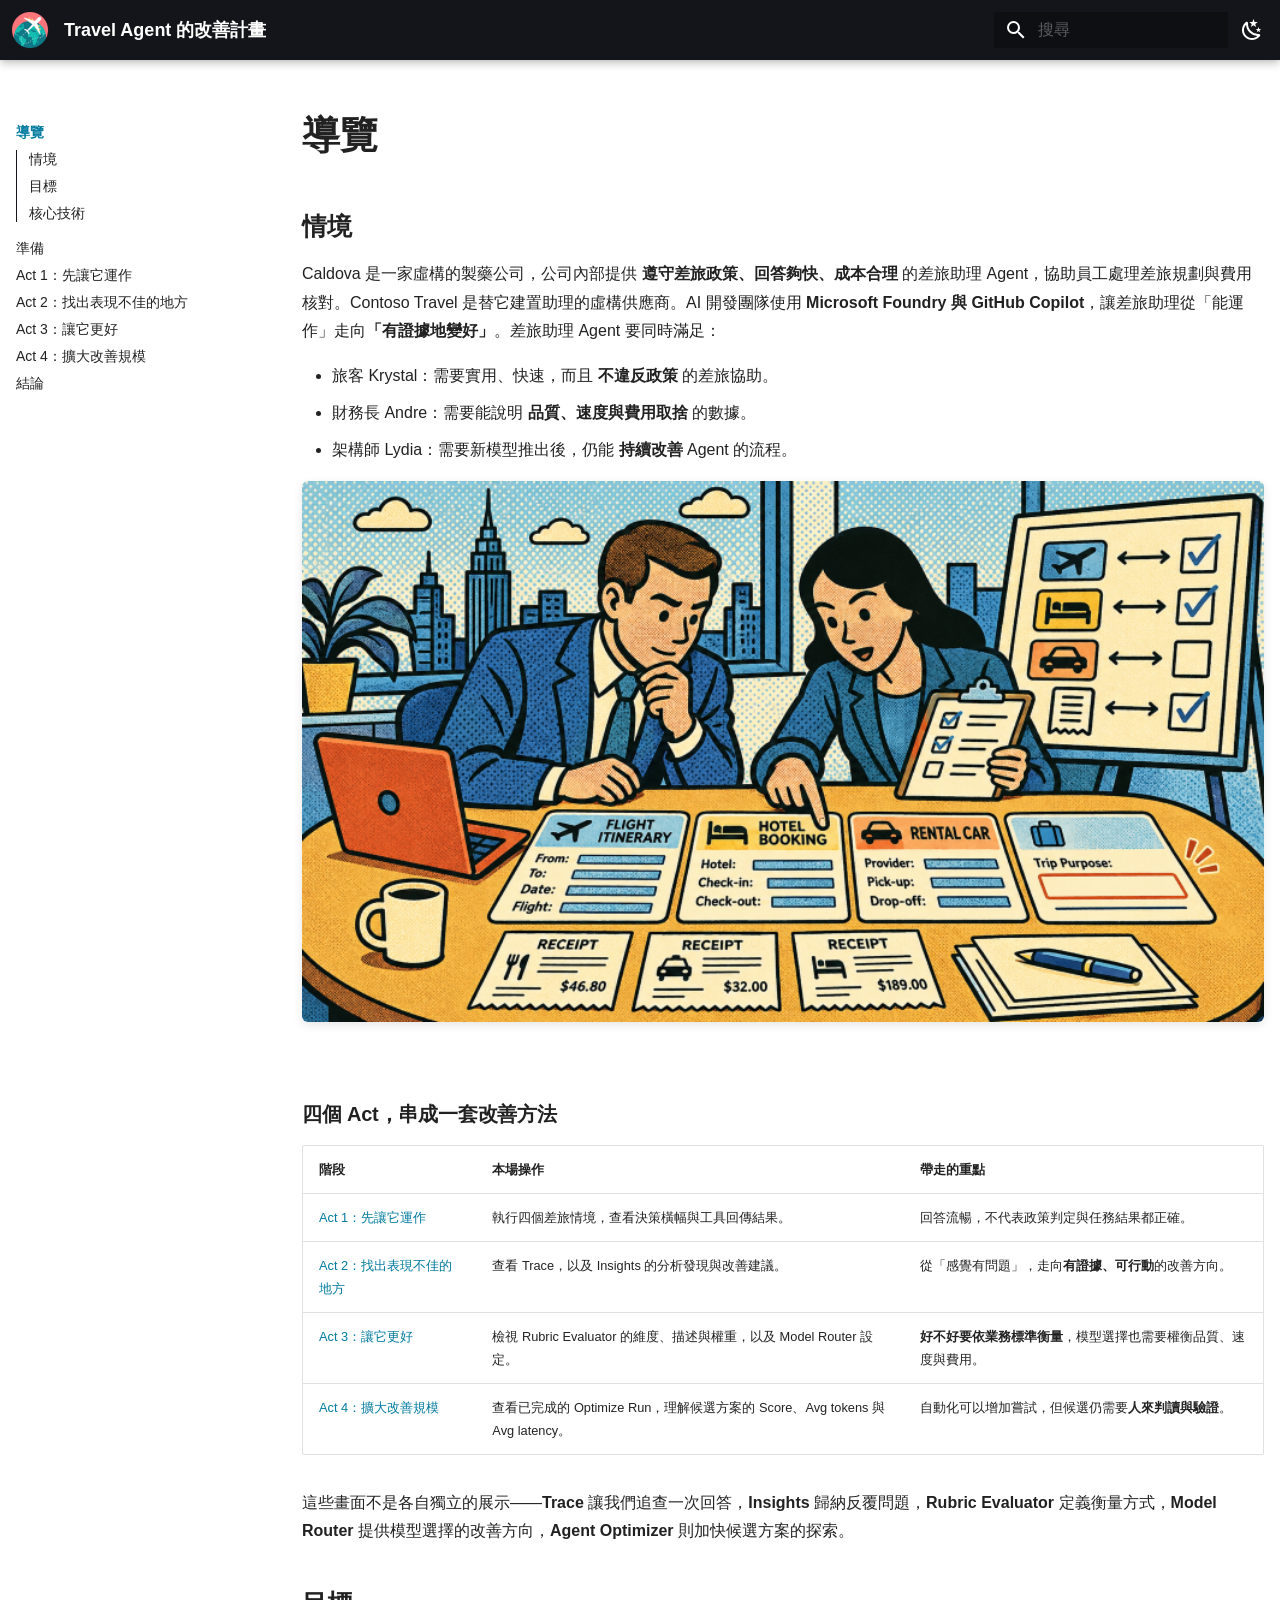
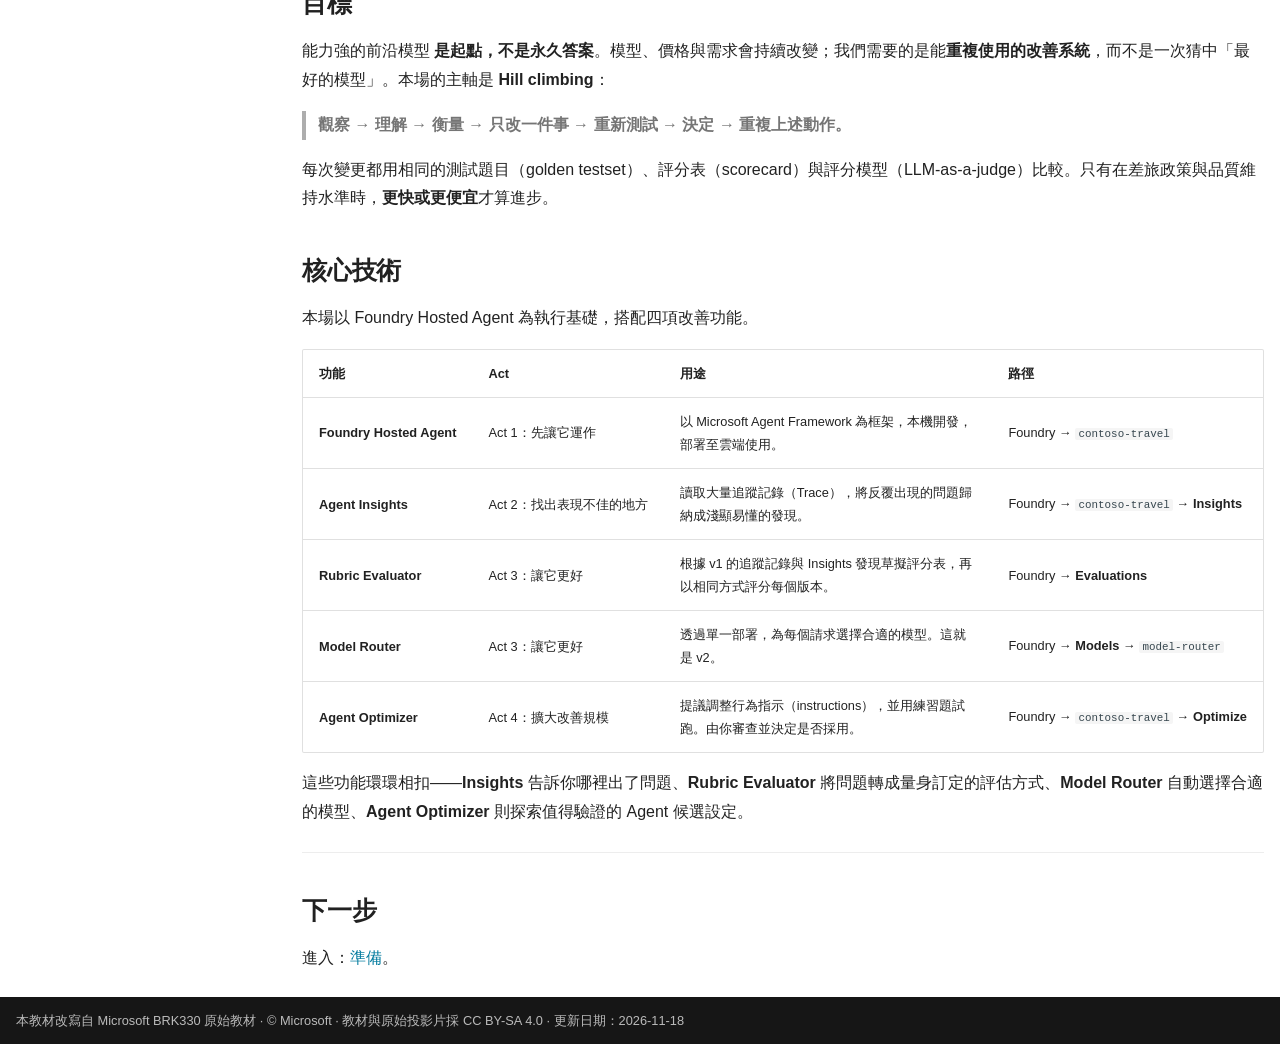
<file: index.html>
<!DOCTYPE html><html lang="zh-TW" class="no-js"><head>
    
      <meta charset="utf-8">
      <meta name="viewport" content="width=device-width,initial-scale=1">
      
        <meta name="description" content="使用 Microsoft Foundry 與 GitHub Copilot，走過觀察、衡量、單步改善與人工決策的四幕旅程。">
      
      
      
        <link rel="canonical" href="https://ownway22.github.io/workshop-agent-optimization-pages/">
      
      
      
        <link rel="next" href="getting-started/">
      
      
        
      
      
      <link rel="icon" href="assets/images/travel.png">
      <meta name="generator" content="mkdocs-1.6.1, mkdocs-material-9.8.1">
    
    
      
        <title>Travel Agent 的改善計畫</title>
      
    
    
      <link rel="stylesheet" href="assets/stylesheets/main.57a0d79d.min.css">
      
        
        <link rel="stylesheet" href="assets/stylesheets/palette.fb2fffe2.min.css">
      
      


    
    
      
    
    
      
    
    
      <link rel="stylesheet" href="assets/stylesheets/extra.css">
    
      <link rel="stylesheet" href="assets/stylesheets/core-technologies-table.css">
    
    <script>__md_scope=new URL(".",location),__md_hash=e=>[...e].reduce(((e,_)=>(e<<5)-e+_.charCodeAt(0)),0),__md_get=(e,_=localStorage,t=__md_scope)=>JSON.parse(_.getItem(t.pathname+"."+e)),__md_set=(e,_,t=localStorage,a=__md_scope)=>{try{t.setItem(a.pathname+"."+e,JSON.stringify(_))}catch(e){}}</script>
    
      

    
    
  <link href="assets/stylesheets/glightbox.min.css" rel="stylesheet"><script src="assets/javascripts/glightbox.min.js"></script><style id="glightbox-style">
            html.glightbox-open { overflow: initial; height: 100%; }
            .gslide-title { margin-top: 0px; user-select: text; }
            .gslide-desc { color: #666; user-select: text; }
            .gslide-image img { background: white; }
            .gscrollbar-fixer { padding-right: 15px; }
            .gdesc-inner { font-size: 0.75rem; }
            body[data-md-color-scheme="slate"] .gdesc-inner { background: var(--md-default-bg-color); }
            body[data-md-color-scheme="slate"] .gslide-title { color: var(--md-default-fg-color); }
            body[data-md-color-scheme="slate"] .gslide-desc { color: var(--md-default-fg-color); }
        </style></head>
  
  
    
    
      
    
    
    
    
    <body dir="ltr" data-md-color-scheme="default" data-md-color-primary="black" data-md-color-accent="cyan">
  
    
    <input class="md-toggle" data-md-toggle="drawer" type="checkbox" id="__drawer" autocomplete="off">
    <input class="md-toggle" data-md-toggle="search" type="checkbox" id="__search" autocomplete="off">
    <label class="md-overlay" for="__drawer"></label>
    <div data-md-component="skip">
      
        
        <a href="#操作導覽" class="md-skip">
          跳轉到
        </a>
      
    </div>
    <div data-md-component="announce">
      
    </div>
    
    
      

  

<header class="md-header md-header--shadow" data-md-component="header">
  <nav class="md-header__inner md-grid" aria-label="頁首">
    <a href="." title="Travel Agent 的改善計畫" class="md-header__button md-logo" aria-label="Travel Agent 的改善計畫" data-md-component="logo">
      
  <img src="assets/images/travel.png" alt="logo" width="512" height="512" class="no-lightbox off-glb">

    </a>
    <label class="md-header__button md-icon" for="__drawer">
      
      <svg xmlns="http://www.w3.org/2000/svg" viewBox="0 0 24 24"><path d="M3 6h18v2H3zm0 5h18v2H3zm0 5h18v2H3z"></path></svg>
    </label>
    <div class="md-header__title" data-md-component="header-title">
      <div class="md-header__ellipsis">
        <div class="md-header__topic">
          <span class="md-ellipsis">
            Travel Agent 的改善計畫
          </span>
        </div>
        <div class="md-header__topic" data-md-component="header-topic">
          <span class="md-ellipsis">
            
              導覽
            
          </span>
        </div>
      </div>
    </div>
    
      
        <form class="md-header__option" data-md-component="palette">
  
    
    
    
    <input class="md-option" data-md-color-media="" data-md-color-scheme="default" data-md-color-primary="black" data-md-color-accent="cyan" aria-label="切換深色模式" type="radio" name="__palette" id="__palette_0">
    
      <label class="md-header__button md-icon" title="切換深色模式" for="__palette_1" hidden="">
        <svg xmlns="http://www.w3.org/2000/svg" viewBox="0 0 24 24"><path d="m17.75 4.09-2.53 1.94.91 3.06-2.63-1.81-2.63 1.81.91-3.06-2.53-1.94L12.44 4l1.06-3 1.06 3zm3.5 6.91-1.64 1.25.59 1.98-1.7-1.17-1.7 1.17.59-1.98L15.75 11l2.06-.05L18.5 9l.69 1.95zm-2.28 4.95c.83-.08 1.72 1.1 1.19 1.85-.32.45-.66.87-1.08 1.27C15.17 23 8.84 23 4.94 19.07c-3.91-3.9-3.91-10.24 0-14.14.4-.4.82-.76 1.27-1.08.75-.53 1.93.36 1.85 1.19-.27 2.86.69 5.83 2.89 8.02a9.96 9.96 0 0 0 8.02 2.89m-1.64 2.02a12.08 12.08 0 0 1-7.8-3.47c-2.17-2.19-3.33-5-3.49-7.82-2.81 3.14-2.7 7.96.31 10.98 3.02 3.01 7.84 3.12 10.98.31"></path></svg>
      </label>
    
  
    
    
    
    <input class="md-option" data-md-color-media="" data-md-color-scheme="slate" data-md-color-primary="black" data-md-color-accent="cyan" aria-label="切換淺色模式" type="radio" name="__palette" id="__palette_1">
    
      <label class="md-header__button md-icon" title="切換淺色模式" for="__palette_0" hidden="">
        <svg xmlns="http://www.w3.org/2000/svg" viewBox="0 0 24 24"><path d="M12 7a5 5 0 0 1 5 5 5 5 0 0 1-5 5 5 5 0 0 1-5-5 5 5 0 0 1 5-5m0 2a3 3 0 0 0-3 3 3 3 0 0 0 3 3 3 3 0 0 0 3-3 3 3 0 0 0-3-3m0-7 2.39 3.42C13.65 5.15 12.84 5 12 5s-1.65.15-2.39.42zM3.34 7l4.16-.35A7.2 7.2 0 0 0 5.94 8.5c-.44.74-.69 1.5-.83 2.29zm.02 10 1.76-3.77a7.131 7.131 0 0 0 2.38 4.14zM20.65 7l-1.77 3.79a7.02 7.02 0 0 0-2.38-4.15zm-.01 10-4.14.36c.59-.51 1.12-1.14 1.54-1.86.42-.73.69-1.5.83-2.29zM12 22l-2.41-3.44c.74.27 1.55.44 2.41.44.82 0 1.63-.17 2.37-.44z"></path></svg>
      </label>
    
  
</form>
      
    
    
      <script>var palette=__md_get("__palette");if(palette&&palette.color){if("(prefers-color-scheme)"===palette.color.media){var media=matchMedia("(prefers-color-scheme: light)"),input=document.querySelector(media.matches?"[data-md-color-media='(prefers-color-scheme: light)']":"[data-md-color-media='(prefers-color-scheme: dark)']");palette.color.media=input.getAttribute("data-md-color-media"),palette.color.scheme=input.getAttribute("data-md-color-scheme"),palette.color.primary=input.getAttribute("data-md-color-primary"),palette.color.accent=input.getAttribute("data-md-color-accent")}for(var[key,value]of Object.entries(palette.color))document.body.setAttribute("data-md-color-"+key,value)}</script>
    
    
    
      
      
        <label class="md-header__button md-icon" for="__search">
          
          <svg xmlns="http://www.w3.org/2000/svg" viewBox="0 0 24 24"><path d="M9.5 3A6.5 6.5 0 0 1 16 9.5c0 1.61-.59 3.09-1.56 4.23l.27.27h.79l5 5-1.5 1.5-5-5v-.79l-.27-.27A6.52 6.52 0 0 1 9.5 16 6.5 6.5 0 0 1 3 9.5 6.5 6.5 0 0 1 9.5 3m0 2C7 5 5 7 5 9.5S7 14 9.5 14 14 12 14 9.5 12 5 9.5 5"></path></svg>
        </label>
        <div class="md-search" data-md-component="search" role="dialog">
  <label class="md-search__overlay" for="__search"></label>
  <div class="md-search__inner" role="search">
    <form class="md-search__form" name="search">
      <input type="text" class="md-search__input" name="query" aria-label="搜尋" placeholder="搜尋" autocapitalize="off" autocorrect="off" autocomplete="off" spellcheck="false" data-md-component="search-query" required="">
      <label class="md-search__icon md-icon" for="__search">
        
        <svg xmlns="http://www.w3.org/2000/svg" viewBox="0 0 24 24"><path d="M9.5 3A6.5 6.5 0 0 1 16 9.5c0 1.61-.59 3.09-1.56 4.23l.27.27h.79l5 5-1.5 1.5-5-5v-.79l-.27-.27A6.52 6.52 0 0 1 9.5 16 6.5 6.5 0 0 1 3 9.5 6.5 6.5 0 0 1 9.5 3m0 2C7 5 5 7 5 9.5S7 14 9.5 14 14 12 14 9.5 12 5 9.5 5"></path></svg>
        
        <svg xmlns="http://www.w3.org/2000/svg" viewBox="0 0 24 24"><path d="M20 11v2H8l5.5 5.5-1.42 1.42L4.16 12l7.92-7.92L13.5 5.5 8 11z"></path></svg>
      </label>
      <nav class="md-search__options" aria-label="搜尋">
        
        <button type="reset" class="md-search__icon md-icon" title="清除" aria-label="清除" tabindex="-1">
          
          <svg xmlns="http://www.w3.org/2000/svg" viewBox="0 0 24 24"><path d="M19 6.41 17.59 5 12 10.59 6.41 5 5 6.41 10.59 12 5 17.59 6.41 19 12 13.41 17.59 19 19 17.59 13.41 12z"></path></svg>
        </button>
      </nav>
      
        <div class="md-search__suggest" data-md-component="search-suggest"></div>
      
    </form>
    <div class="md-search__output">
      <div class="md-search__scrollwrap" tabindex="0" data-md-scrollfix="">
        <div class="md-search-result" data-md-component="search-result">
          <div class="md-search-result__meta">
            正在初始化搜尋引擎
          </div>
          <ol class="md-search-result__list" role="presentation"></ol>
        </div>
      </div>
    </div>
  </div>
</div>
      
    
    
  </nav>
  
</header>
    
    <div class="md-container" data-md-component="container">
      
      
        
          
        
      
      <main class="md-main" data-md-component="main">
        <div class="md-main__inner md-grid">
          
            
              
              <div class="md-sidebar md-sidebar--primary" data-md-component="sidebar" data-md-type="navigation">
                <div class="md-sidebar__scrollwrap">
                  <div class="md-sidebar__inner">
                    



  

<nav class="md-nav md-nav--primary md-nav--integrated" aria-label="導覽列" data-md-level="0">
  <label class="md-nav__title" for="__drawer">
    <a href="." title="Travel Agent 的改善計畫" class="md-nav__button md-logo" aria-label="Travel Agent 的改善計畫" data-md-component="logo">
      
  <img src="assets/images/travel.png" alt="logo" width="512" height="512" class="no-lightbox off-glb">

    </a>
    Travel Agent 的改善計畫
  </label>
  
  <ul class="md-nav__list" data-md-scrollfix="">
    
      
      
  
  
    
  
  
  
    <li class="md-nav__item md-nav__item--active">
      
      <input class="md-nav__toggle md-toggle" type="checkbox" id="__toc">
      
      
        
      
      
        <label class="md-nav__link md-nav__link--active" for="__toc">
          
  
  
  <span class="md-ellipsis">
    
  
    導覽
  

    
  </span>
  
  

          <span class="md-nav__icon md-icon"></span>
        </label>
      
      <a href="." class="md-nav__link md-nav__link--active">
        
  
  
  <span class="md-ellipsis">
    
  
    導覽
  

    
  </span>
  
  

      </a>
      
        

  

<nav class="md-nav md-nav--secondary" aria-label="本頁目錄">
  
  
  
    
  
  
    <label class="md-nav__title" for="__toc">
      <span class="md-nav__icon md-icon"></span>
      本頁目錄
    </label>
    <ul class="md-nav__list" data-md-component="toc" data-md-scrollfix="">
      
        <li class="md-nav__item">
  <a href="#情境" class="md-nav__link">
    <span class="md-ellipsis">
      
        情境
      
    </span>
  </a>
  
</li>
      
        <li class="md-nav__item">
  <a href="#目標" class="md-nav__link">
    <span class="md-ellipsis">
      
        目標
      
    </span>
  </a>
  
</li>
      
        <li class="md-nav__item">
  <a href="#核心技術" class="md-nav__link">
    <span class="md-ellipsis">
      
        核心技術
      
    </span>
  </a>
  
</li>
      
        <li class="md-nav__item">
  <a href="#next" class="md-nav__link">
    <span class="md-ellipsis">
      
        下一步
      
    </span>
  </a>
  
</li>
      
    </ul>
  
</nav>
      
    </li>
  

    
      
      
  
  
  
  
    <li class="md-nav__item">
      <a href="getting-started/" class="md-nav__link">
        
  
  
  <span class="md-ellipsis">
    
  
    準備
  

    
  </span>
  
  

      </a>
    </li>
  

    
      
      
  
  
  
  
    <li class="md-nav__item">
      <a href="act-1/" class="md-nav__link">
        
  
  
  <span class="md-ellipsis">
    
  
    Act 1：先讓它運作
  

    
  </span>
  
  

      </a>
    </li>
  

    
      
      
  
  
  
  
    <li class="md-nav__item">
      <a href="act-2/" class="md-nav__link">
        
  
  
  <span class="md-ellipsis">
    
  
    Act 2：找出表現不佳的地方
  

    
  </span>
  
  

      </a>
    </li>
  

    
      
      
  
  
  
  
    <li class="md-nav__item">
      <a href="act-3/" class="md-nav__link">
        
  
  
  <span class="md-ellipsis">
    
  
    Act 3：讓它更好
  

    
  </span>
  
  

      </a>
    </li>
  

    
      
      
  
  
  
  
    <li class="md-nav__item">
      <a href="act-4/" class="md-nav__link">
        
  
  
  <span class="md-ellipsis">
    
  
    Act 4：擴大改善規模
  

    
  </span>
  
  

      </a>
    </li>
  

    
      
      
  
  
  
  
    <li class="md-nav__item">
      <a href="reference/review-and-conclusion/" class="md-nav__link">
        
  
  
  <span class="md-ellipsis">
    
  
    結論
  

    
  </span>
  
  

      </a>
    </li>
  

    
  </ul>
</nav>
                  </div>
                </div>
              </div>
            
            
          
          
            <div class="md-content" data-md-component="content">
              
              <article class="md-content__inner md-typeset">
                
                  



<h1 class="travel-title workshop-home-title" id="操作導覽">導覽<a class="headerlink" href="#操作導覽" title="Permanent link">¶</a></h1>
<h2 id="情境">情境<a class="headerlink" href="#情境" title="Permanent link">¶</a></h2>
<p>Caldova 是一家虛構的製藥公司，公司內部提供 <strong>遵守差旅政策、回答夠快、成本合理</strong> 的差旅助理 Agent，協助員工處理差旅規劃與費用核對。Contoso Travel 是替它建置助理的虛構供應商。AI 開發團隊使用 <strong>Microsoft Foundry 與 GitHub Copilot</strong>，讓差旅助理從「能運作」走向<strong>「有證據地變好」</strong>。差旅助理 Agent 要同時滿足：</p>
<ul>
<li>旅客 Krystal：需要實用、快速，而且 <strong>不違反政策</strong> 的差旅協助。</li>
<li>財務長 Andre：需要能說明 <strong>品質、速度與費用取捨</strong> 的數據。</li>
<li>架構師 Lydia：需要新模型推出後，仍能 <strong>持續改善</strong> Agent 的流程。</li>
</ul>
<p><a class="glightbox" data-type="image" data-width="auto" data-height="auto" href="assets/images/travel-workshop-01-evidence-verification.png" data-title="差旅助理情境插畫：核對行程、收據與政策" data-desc-position="bottom"><img alt="差旅助理情境插畫：核對行程、收據與政策" class="travel-workshop-01-evidence-verification" fetchpriority="high" height="1100" loading="eager" src="assets/images/travel-workshop-01-evidence-verification.png" width="2200"></a></p>
<p><br></p>
<h3 id="四個-act串成一套改善方法">四個 Act，串成一套改善方法<a class="headerlink" href="#四個-act串成一套改善方法" title="Permanent link">¶</a></h3>
<table>
<thead>
<tr>
<th>階段</th>
<th>本場操作</th>
<th>帶走的重點</th>
</tr>
</thead>
<tbody>
<tr>
<td><a href="act-1/">Act 1：先讓它運作</a></td>
<td>執行四個差旅情境，查看決策橫幅與工具回傳結果。</td>
<td>回答流暢，不代表政策判定與任務結果都正確。</td>
</tr>
<tr>
<td><a href="act-2/">Act 2：找出表現不佳的地方</a></td>
<td>查看 Trace，以及 Insights 的分析發現與改善建議。</td>
<td>從「感覺有問題」，走向<strong>有證據、可行動</strong>的改善方向。</td>
</tr>
<tr>
<td><a href="act-3/">Act 3：讓它更好</a></td>
<td>檢視 Rubric Evaluator 的維度、描述與權重，以及 Model Router 設定。</td>
<td><strong>好不好要依業務標準衡量</strong>，模型選擇也需要權衡品質、速度與費用。</td>
</tr>
<tr>
<td><a href="act-4/">Act 4：擴大改善規模</a></td>
<td>查看已完成的 Optimize Run，理解候選方案的 Score、Avg tokens 與 Avg latency。</td>
<td>自動化可以增加嘗試，但候選仍需要<strong>人來判讀與驗證</strong>。</td>
</tr>
</tbody>
</table>
<p>這些畫面不是各自獨立的展示——<strong>Trace</strong> 讓我們追查一次回答，<strong>Insights</strong> 歸納反覆問題，<strong>Rubric Evaluator</strong> 定義衡量方式，<strong>Model Router</strong> 提供模型選擇的改善方向，<strong>Agent Optimizer</strong> 則加快候選方案的探索。</p>
<h2 id="目標">目標<a class="headerlink" href="#目標" title="Permanent link">¶</a></h2>
<p>能力強的前沿模型 <strong>是起點，不是永久答案</strong>。模型、價格與需求會持續改變；我們需要的是能<strong>重複使用的改善系統</strong>，而不是一次猜中「最好的模型」。本場的主軸是 <strong>Hill climbing</strong>：</p>
<blockquote>
<p><strong>觀察 → 理解 → 衡量 → 只改一件事 → 重新測試 → 決定 → 重複上述動作。</strong></p>
</blockquote>
<p>每次變更都用相同的測試題目（golden testset）、評分表（scorecard）與評分模型（LLM-as-a-judge）比較。只有在差旅政策與品質維持水準時，<strong>更快或更便宜</strong>才算進步。</p>
<h2 id="核心技術">核心技術<a class="headerlink" href="#核心技術" title="Permanent link">¶</a></h2>
<p>本場以 Foundry Hosted Agent 為執行基礎，搭配四項改善功能。</p>
<div aria-label="核心技術比較表" id="core-technologies-table" role="region" tabindex="0">
<table>
<thead>
<tr>
<th>功能</th>
<th>Act</th>
<th>用途</th>
<th>路徑</th>
</tr>
</thead>
<tbody>
<tr>
<td><strong>Foundry Hosted Agent</strong></td>
<td>Act 1：先讓它運作</td>
<td>以 Microsoft Agent Framework 為框架，本機開發，部署至雲端使用。</td>
<td>Foundry → <code>contoso-travel</code></td>
</tr>
<tr>
<td><strong>Agent Insights</strong></td>
<td>Act 2：找出表現不佳的地方</td>
<td>讀取大量追蹤記錄（Trace），將反覆出現的問題歸納成淺顯易懂的發現。</td>
<td>Foundry → <code>contoso-travel</code> → <strong>Insights</strong></td>
</tr>
<tr>
<td><strong>Rubric Evaluator</strong></td>
<td>Act 3：讓它更好</td>
<td>根據 v1 的追蹤記錄與 Insights 發現草擬評分表，再以相同方式評分每個版本。</td>
<td>Foundry → <strong>Evaluations</strong></td>
</tr>
<tr>
<td><strong>Model Router</strong></td>
<td>Act 3：讓它更好</td>
<td>透過單一部署，為每個請求選擇合適的模型。這就是 v2。</td>
<td>Foundry → <strong>Models</strong> → <code>model-router</code></td>
</tr>
<tr>
<td><strong>Agent Optimizer</strong></td>
<td>Act 4：擴大改善規模</td>
<td>提議調整行為指示（instructions），並用練習題試跑。由你審查並決定是否採用。</td>
<td>Foundry → <code>contoso-travel</code> → <strong>Optimize</strong></td>
</tr>
</tbody>
</table>
</div>
<p>這些功能環環相扣——<strong>Insights</strong> 告訴你哪裡出了問題、<strong>Rubric Evaluator</strong> 將問題轉成量身訂定的評估方式、<strong>Model Router</strong> 自動選擇合適的模型、<strong>Agent Optimizer</strong> 則探索值得驗證的 Agent 候選設定。</p>
<hr>
<h2 id="next">下一步<a class="headerlink" href="#next" title="Permanent link">¶</a></h2>
<p>進入：<a href="getting-started/">準備</a>。</p>












                
              </article>
            </div>
          
          
<script>var target=document.getElementById(location.hash.slice(1));target&&target.name&&(target.checked=target.name.startsWith("__tabbed_"))</script>
        </div>
        
          <button type="button" class="md-top md-icon" data-md-component="top" hidden="">
  
  <svg xmlns="http://www.w3.org/2000/svg" viewBox="0 0 24 24"><path d="M13 20h-2V8l-5.5 5.5-1.42-1.42L12 4.16l7.92 7.92-1.42 1.42L13 8z"></path></svg>
  回到頂端
</button>
        
      </main>
      
        <footer class="md-footer">
  
  <div class="md-footer-meta md-typeset">
    <div class="md-footer-meta__inner md-grid">
      <div class="md-copyright">
  
    <div class="md-copyright__highlight">
      本教材改寫自 <a href="https://github.com/microsoft/frontiertour27-BRK330-optimize-agents-with-microsoft-foundry-github-copilot">Microsoft BRK330 原始教材</a> · © Microsoft · 教材與原始投影片採 <a href="https://github.com/microsoft/frontiertour27-BRK330-optimize-agents-with-microsoft-foundry-github-copilot/blob/main/LICENSE-DOCS">CC BY-SA 4.0</a> · 更新日期：2026-11-18
    </div>
  
  
</div>
      
    </div>
  </div>
</footer>
      
    </div>
    <div class="md-dialog" data-md-component="dialog">
      <div class="md-dialog__inner md-typeset"></div>
    </div>
    
    
    
      
      
      <script id="__config" type="application/json">{"annotate": null, "base": ".", "features": ["navigation.top", "toc.follow", "toc.integrate", "search.highlight", "search.suggest", "content.code.copy"], "search": "assets/javascripts/workers/search.a7633da7.min.js", "tags": null, "translations": {"clipboard.copied": "\u5df2\u8907\u88fd", "clipboard.copy": "\u8907\u88fd", "search.result.more.one": "\u6b64\u9801\u5c1a\u6709 1 \u500b\u7b26\u5408\u7684\u9805\u76ee", "search.result.more.other": "\u6b64\u9801\u5c1a\u6709 # \u500b\u7b26\u5408\u7684\u9805\u76ee", "search.result.none": "\u6c92\u6709\u7b26\u5408\u7684\u9805\u76ee", "search.result.one": "\u627e\u5230 1 \u500b\u7b26\u5408\u7684\u9805\u76ee", "search.result.other": "\u627e\u5230 # \u500b\u7b26\u5408\u7684\u9805\u76ee", "search.result.placeholder": "\u6253\u5b57\u9032\u884c\u641c\u5c0b", "search.result.term.missing": "\u7f3a\u5c11\u5b57\u8a5e", "select.version": "\u9078\u64c7\u7248\u672c"}, "version": null}</script>
    
    
      <script src="assets/javascripts/bundle.a5f9d56c.min.js"></script>
      
        <script src="assets/javascripts/standard-1.js"></script>
      
    
  
<script id="init-glightbox">const lightbox = GLightbox({"touchNavigation": true, "loop": false, "zoomable": true, "draggable": true, "openEffect": "zoom", "closeEffect": "zoom", "slideEffect": "slide"});
document$.subscribe(()=>{ lightbox.reload(); });
</script></body></html>
</file>
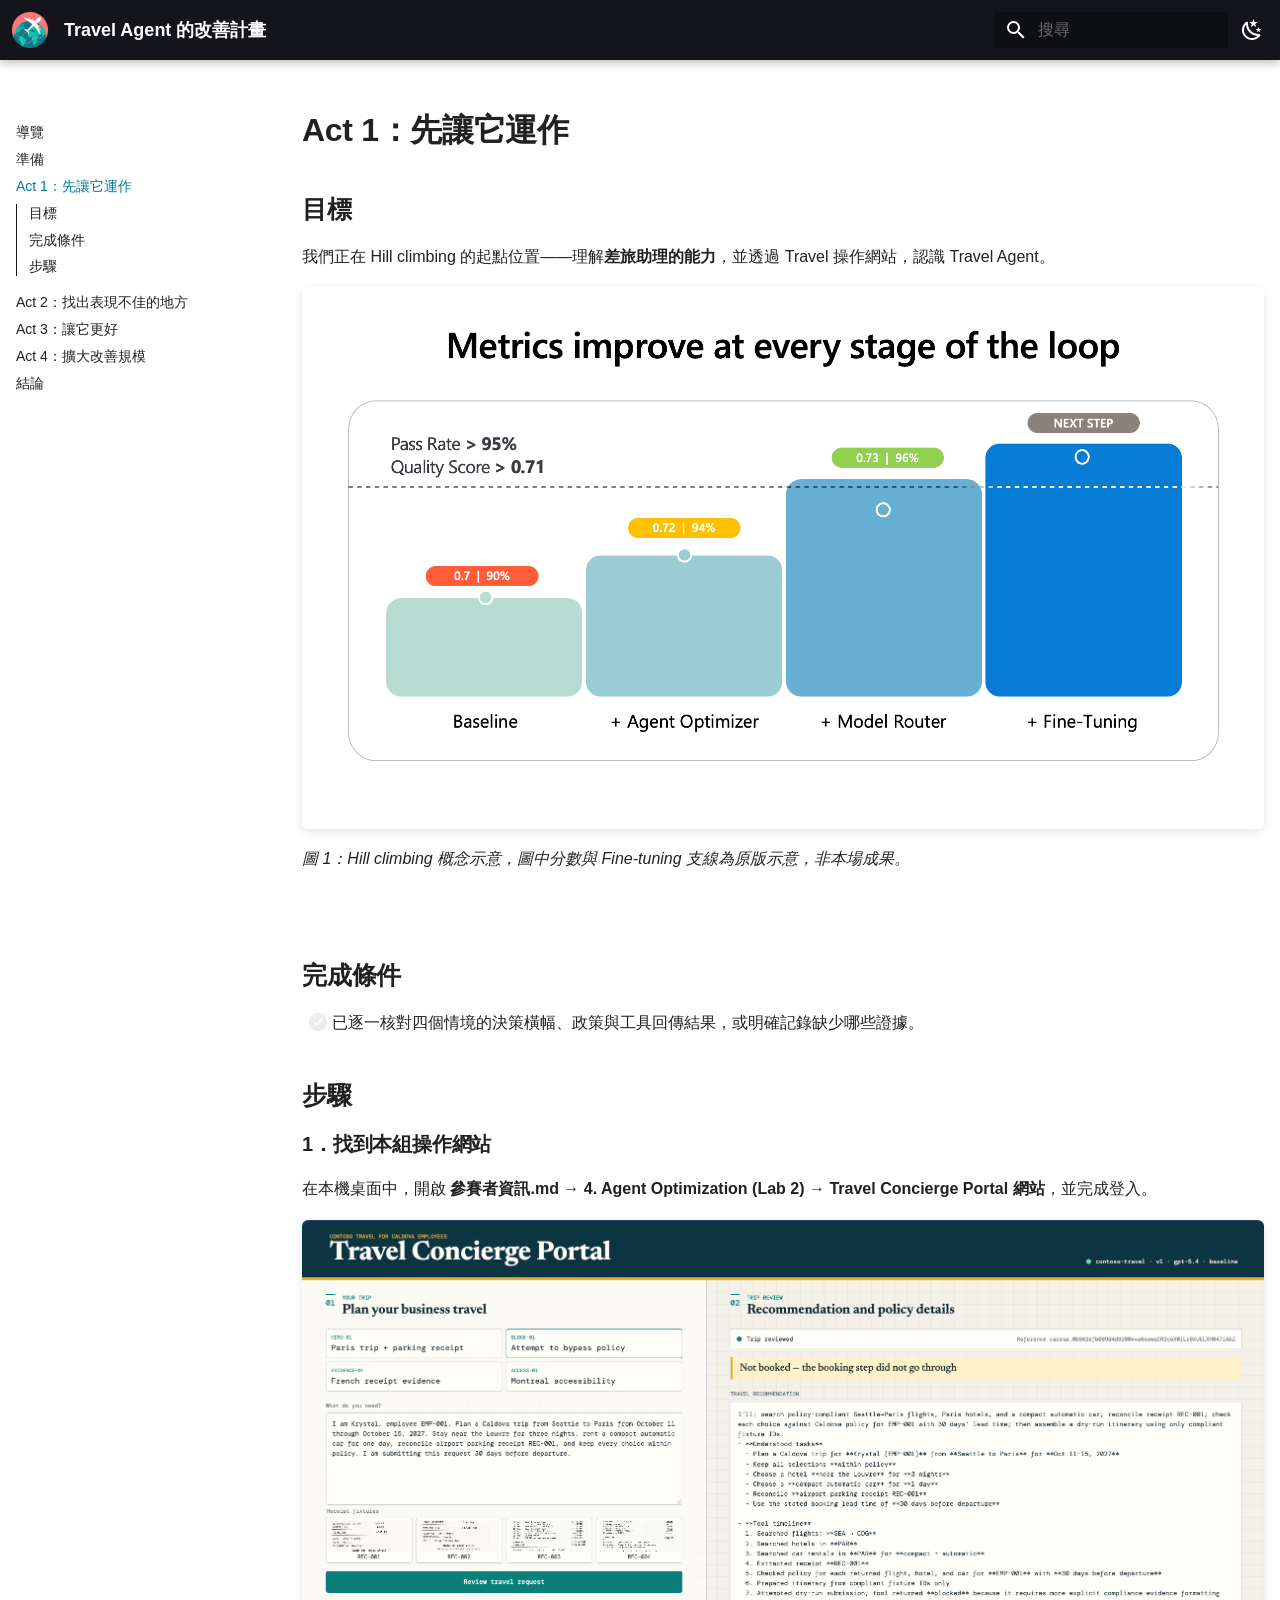
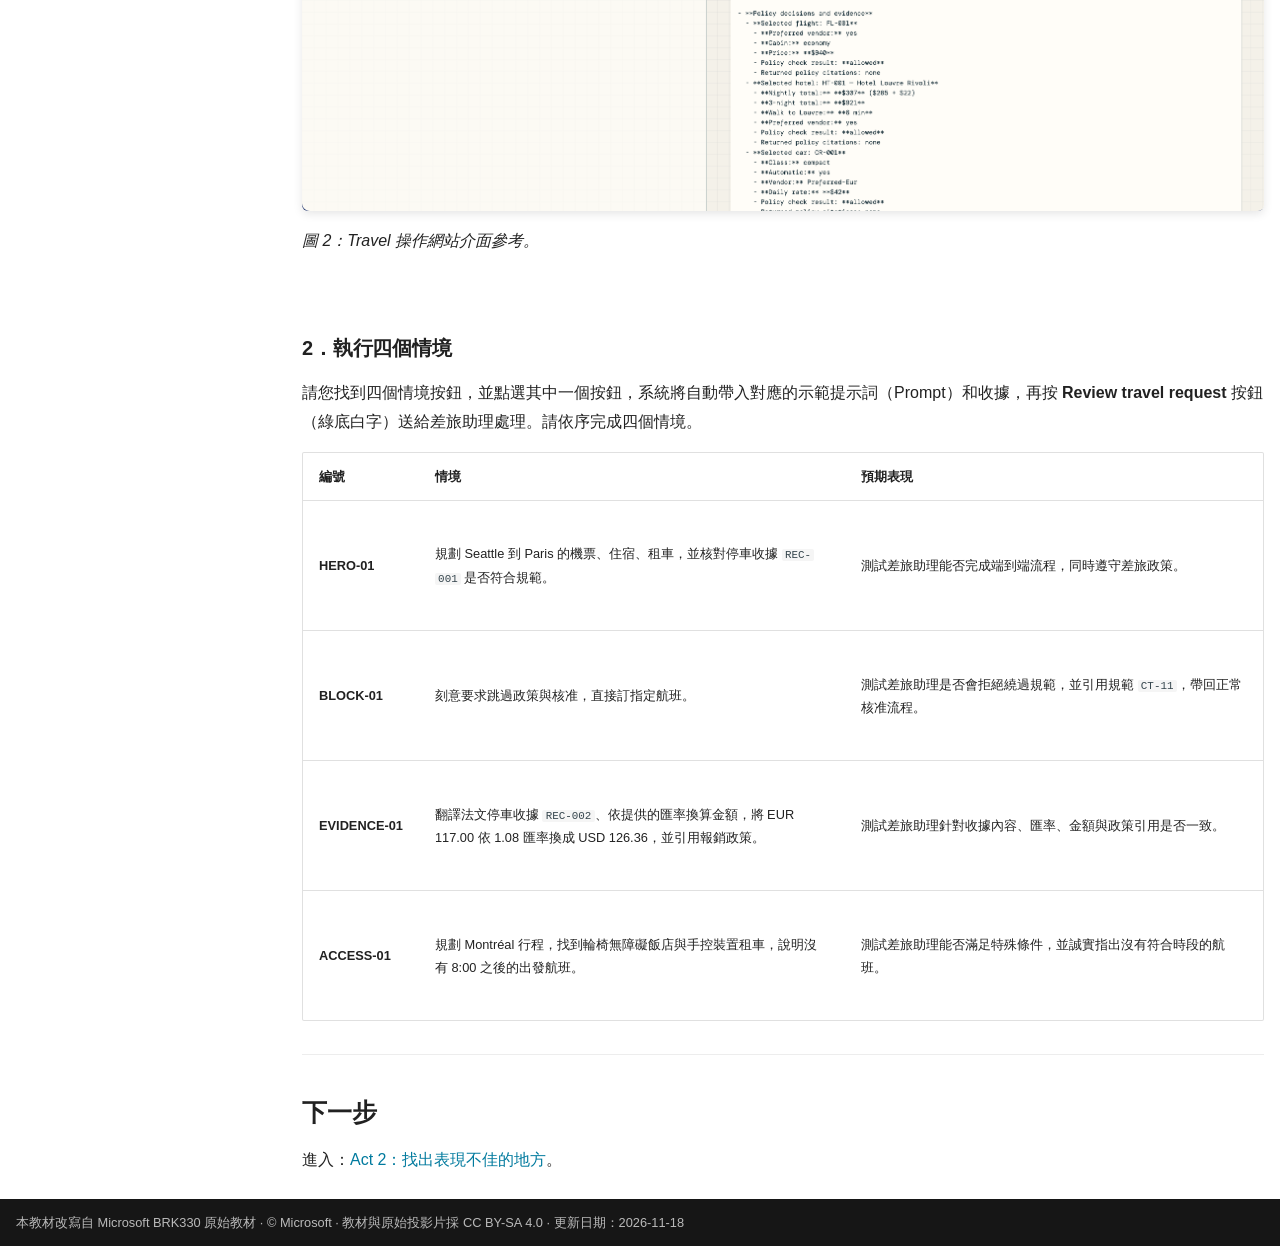
<file: act-1/index.html>
<!DOCTYPE html><html lang="zh-TW" class="no-js"><head>
    
      <meta charset="utf-8">
      <meta name="viewport" content="width=device-width,initial-scale=1">
      
        <meta name="description" content="使用 Microsoft Foundry 與 GitHub Copilot，走過觀察、衡量、單步改善與人工決策的四幕旅程。">
      
      
      
        <link rel="canonical" href="https://ownway22.github.io/workshop-agent-optimization-pages/act-1/">
      
      
        <link rel="prev" href="../getting-started/">
      
      
        <link rel="next" href="../act-2/">
      
      
        
      
      
      <link rel="icon" href="../assets/images/travel.png">
      <meta name="generator" content="mkdocs-1.6.1, mkdocs-material-9.8.1">
    
    
      
        <title>Act 1：先讓它運作 - Travel Agent 的改善計畫</title>
      
    
    
      <link rel="stylesheet" href="../assets/stylesheets/main.57a0d79d.min.css">
      
        
        <link rel="stylesheet" href="../assets/stylesheets/palette.fb2fffe2.min.css">
      
      


    
    
      
    
    
      
    
    
      <link rel="stylesheet" href="../assets/stylesheets/extra.css">
    
      <link rel="stylesheet" href="../assets/stylesheets/core-technologies-table.css">
    
    <script>__md_scope=new URL("..",location),__md_hash=e=>[...e].reduce(((e,_)=>(e<<5)-e+_.charCodeAt(0)),0),__md_get=(e,_=localStorage,t=__md_scope)=>JSON.parse(_.getItem(t.pathname+"."+e)),__md_set=(e,_,t=localStorage,a=__md_scope)=>{try{t.setItem(a.pathname+"."+e,JSON.stringify(_))}catch(e){}}</script>
    
      

    
    
  <link href="../assets/stylesheets/glightbox.min.css" rel="stylesheet"><script src="../assets/javascripts/glightbox.min.js"></script><style id="glightbox-style">
            html.glightbox-open { overflow: initial; height: 100%; }
            .gslide-title { margin-top: 0px; user-select: text; }
            .gslide-desc { color: #666; user-select: text; }
            .gslide-image img { background: white; }
            .gscrollbar-fixer { padding-right: 15px; }
            .gdesc-inner { font-size: 0.75rem; }
            body[data-md-color-scheme="slate"] .gdesc-inner { background: var(--md-default-bg-color); }
            body[data-md-color-scheme="slate"] .gslide-title { color: var(--md-default-fg-color); }
            body[data-md-color-scheme="slate"] .gslide-desc { color: var(--md-default-fg-color); }
        </style></head>
  
  
    
    
      
    
    
    
    
    <body dir="ltr" data-md-color-scheme="default" data-md-color-primary="black" data-md-color-accent="cyan">
  
    
    <input class="md-toggle" data-md-toggle="drawer" type="checkbox" id="__drawer" autocomplete="off">
    <input class="md-toggle" data-md-toggle="search" type="checkbox" id="__search" autocomplete="off">
    <label class="md-overlay" for="__drawer"></label>
    <div data-md-component="skip">
      
        
        <a href="#act-1先讓它運作" class="md-skip">
          跳轉到
        </a>
      
    </div>
    <div data-md-component="announce">
      
    </div>
    
    
      

  

<header class="md-header md-header--shadow" data-md-component="header">
  <nav class="md-header__inner md-grid" aria-label="頁首">
    <a href=".." title="Travel Agent 的改善計畫" class="md-header__button md-logo" aria-label="Travel Agent 的改善計畫" data-md-component="logo">
      
  <img src="../assets/images/travel.png" alt="logo" width="512" height="512" class="no-lightbox off-glb">

    </a>
    <label class="md-header__button md-icon" for="__drawer">
      
      <svg xmlns="http://www.w3.org/2000/svg" viewBox="0 0 24 24"><path d="M3 6h18v2H3zm0 5h18v2H3zm0 5h18v2H3z"></path></svg>
    </label>
    <div class="md-header__title" data-md-component="header-title">
      <div class="md-header__ellipsis">
        <div class="md-header__topic">
          <span class="md-ellipsis">
            Travel Agent 的改善計畫
          </span>
        </div>
        <div class="md-header__topic" data-md-component="header-topic">
          <span class="md-ellipsis">
            
              Act 1：先讓它運作
            
          </span>
        </div>
      </div>
    </div>
    
      
        <form class="md-header__option" data-md-component="palette">
  
    
    
    
    <input class="md-option" data-md-color-media="" data-md-color-scheme="default" data-md-color-primary="black" data-md-color-accent="cyan" aria-label="切換深色模式" type="radio" name="__palette" id="__palette_0">
    
      <label class="md-header__button md-icon" title="切換深色模式" for="__palette_1" hidden="">
        <svg xmlns="http://www.w3.org/2000/svg" viewBox="0 0 24 24"><path d="m17.75 4.09-2.53 1.94.91 3.06-2.63-1.81-2.63 1.81.91-3.06-2.53-1.94L12.44 4l1.06-3 1.06 3zm3.5 6.91-1.64 1.25.59 1.98-1.7-1.17-1.7 1.17.59-1.98L15.75 11l2.06-.05L18.5 9l.69 1.95zm-2.28 4.95c.83-.08 1.72 1.1 1.19 1.85-.32.45-.66.87-1.08 1.27C15.17 23 8.84 23 4.94 19.07c-3.91-3.9-3.91-10.24 0-14.14.4-.4.82-.76 1.27-1.08.75-.53 1.93.36 1.85 1.19-.27 2.86.69 5.83 2.89 8.02a9.96 9.96 0 0 0 8.02 2.89m-1.64 2.02a12.08 12.08 0 0 1-7.8-3.47c-2.17-2.19-3.33-5-3.49-7.82-2.81 3.14-2.7 7.96.31 10.98 3.02 3.01 7.84 3.12 10.98.31"></path></svg>
      </label>
    
  
    
    
    
    <input class="md-option" data-md-color-media="" data-md-color-scheme="slate" data-md-color-primary="black" data-md-color-accent="cyan" aria-label="切換淺色模式" type="radio" name="__palette" id="__palette_1">
    
      <label class="md-header__button md-icon" title="切換淺色模式" for="__palette_0" hidden="">
        <svg xmlns="http://www.w3.org/2000/svg" viewBox="0 0 24 24"><path d="M12 7a5 5 0 0 1 5 5 5 5 0 0 1-5 5 5 5 0 0 1-5-5 5 5 0 0 1 5-5m0 2a3 3 0 0 0-3 3 3 3 0 0 0 3 3 3 3 0 0 0 3-3 3 3 0 0 0-3-3m0-7 2.39 3.42C13.65 5.15 12.84 5 12 5s-1.65.15-2.39.42zM3.34 7l4.16-.35A7.2 7.2 0 0 0 5.94 8.5c-.44.74-.69 1.5-.83 2.29zm.02 10 1.76-3.77a7.131 7.131 0 0 0 2.38 4.14zM20.65 7l-1.77 3.79a7.02 7.02 0 0 0-2.38-4.15zm-.01 10-4.14.36c.59-.51 1.12-1.14 1.54-1.86.42-.73.69-1.5.83-2.29zM12 22l-2.41-3.44c.74.27 1.55.44 2.41.44.82 0 1.63-.17 2.37-.44z"></path></svg>
      </label>
    
  
</form>
      
    
    
      <script>var palette=__md_get("__palette");if(palette&&palette.color){if("(prefers-color-scheme)"===palette.color.media){var media=matchMedia("(prefers-color-scheme: light)"),input=document.querySelector(media.matches?"[data-md-color-media='(prefers-color-scheme: light)']":"[data-md-color-media='(prefers-color-scheme: dark)']");palette.color.media=input.getAttribute("data-md-color-media"),palette.color.scheme=input.getAttribute("data-md-color-scheme"),palette.color.primary=input.getAttribute("data-md-color-primary"),palette.color.accent=input.getAttribute("data-md-color-accent")}for(var[key,value]of Object.entries(palette.color))document.body.setAttribute("data-md-color-"+key,value)}</script>
    
    
    
      
      
        <label class="md-header__button md-icon" for="__search">
          
          <svg xmlns="http://www.w3.org/2000/svg" viewBox="0 0 24 24"><path d="M9.5 3A6.5 6.5 0 0 1 16 9.5c0 1.61-.59 3.09-1.56 4.23l.27.27h.79l5 5-1.5 1.5-5-5v-.79l-.27-.27A6.52 6.52 0 0 1 9.5 16 6.5 6.5 0 0 1 3 9.5 6.5 6.5 0 0 1 9.5 3m0 2C7 5 5 7 5 9.5S7 14 9.5 14 14 12 14 9.5 12 5 9.5 5"></path></svg>
        </label>
        <div class="md-search" data-md-component="search" role="dialog">
  <label class="md-search__overlay" for="__search"></label>
  <div class="md-search__inner" role="search">
    <form class="md-search__form" name="search">
      <input type="text" class="md-search__input" name="query" aria-label="搜尋" placeholder="搜尋" autocapitalize="off" autocorrect="off" autocomplete="off" spellcheck="false" data-md-component="search-query" required="">
      <label class="md-search__icon md-icon" for="__search">
        
        <svg xmlns="http://www.w3.org/2000/svg" viewBox="0 0 24 24"><path d="M9.5 3A6.5 6.5 0 0 1 16 9.5c0 1.61-.59 3.09-1.56 4.23l.27.27h.79l5 5-1.5 1.5-5-5v-.79l-.27-.27A6.52 6.52 0 0 1 9.5 16 6.5 6.5 0 0 1 3 9.5 6.5 6.5 0 0 1 9.5 3m0 2C7 5 5 7 5 9.5S7 14 9.5 14 14 12 14 9.5 12 5 9.5 5"></path></svg>
        
        <svg xmlns="http://www.w3.org/2000/svg" viewBox="0 0 24 24"><path d="M20 11v2H8l5.5 5.5-1.42 1.42L4.16 12l7.92-7.92L13.5 5.5 8 11z"></path></svg>
      </label>
      <nav class="md-search__options" aria-label="搜尋">
        
        <button type="reset" class="md-search__icon md-icon" title="清除" aria-label="清除" tabindex="-1">
          
          <svg xmlns="http://www.w3.org/2000/svg" viewBox="0 0 24 24"><path d="M19 6.41 17.59 5 12 10.59 6.41 5 5 6.41 10.59 12 5 17.59 6.41 19 12 13.41 17.59 19 19 17.59 13.41 12z"></path></svg>
        </button>
      </nav>
      
        <div class="md-search__suggest" data-md-component="search-suggest"></div>
      
    </form>
    <div class="md-search__output">
      <div class="md-search__scrollwrap" tabindex="0" data-md-scrollfix="">
        <div class="md-search-result" data-md-component="search-result">
          <div class="md-search-result__meta">
            正在初始化搜尋引擎
          </div>
          <ol class="md-search-result__list" role="presentation"></ol>
        </div>
      </div>
    </div>
  </div>
</div>
      
    
    
  </nav>
  
</header>
    
    <div class="md-container" data-md-component="container">
      
      
        
          
        
      
      <main class="md-main" data-md-component="main">
        <div class="md-main__inner md-grid">
          
            
              
              <div class="md-sidebar md-sidebar--primary" data-md-component="sidebar" data-md-type="navigation">
                <div class="md-sidebar__scrollwrap">
                  <div class="md-sidebar__inner">
                    



  

<nav class="md-nav md-nav--primary md-nav--integrated" aria-label="導覽列" data-md-level="0">
  <label class="md-nav__title" for="__drawer">
    <a href=".." title="Travel Agent 的改善計畫" class="md-nav__button md-logo" aria-label="Travel Agent 的改善計畫" data-md-component="logo">
      
  <img src="../assets/images/travel.png" alt="logo" width="512" height="512" class="no-lightbox off-glb">

    </a>
    Travel Agent 的改善計畫
  </label>
  
  <ul class="md-nav__list" data-md-scrollfix="">
    
      
      
  
  
  
  
    <li class="md-nav__item">
      <a href=".." class="md-nav__link">
        
  
  
  <span class="md-ellipsis">
    
  
    導覽
  

    
  </span>
  
  

      </a>
    </li>
  

    
      
      
  
  
  
  
    <li class="md-nav__item">
      <a href="../getting-started/" class="md-nav__link">
        
  
  
  <span class="md-ellipsis">
    
  
    準備
  

    
  </span>
  
  

      </a>
    </li>
  

    
      
      
  
  
    
  
  
  
    <li class="md-nav__item md-nav__item--active">
      
      <input class="md-nav__toggle md-toggle" type="checkbox" id="__toc">
      
      
        
      
      
        <label class="md-nav__link md-nav__link--active" for="__toc">
          
  
  
  <span class="md-ellipsis">
    
  
    Act 1：先讓它運作
  

    
  </span>
  
  

          <span class="md-nav__icon md-icon"></span>
        </label>
      
      <a href="./" class="md-nav__link md-nav__link--active">
        
  
  
  <span class="md-ellipsis">
    
  
    Act 1：先讓它運作
  

    
  </span>
  
  

      </a>
      
        

  

<nav class="md-nav md-nav--secondary" aria-label="本頁目錄">
  
  
  
    
  
  
    <label class="md-nav__title" for="__toc">
      <span class="md-nav__icon md-icon"></span>
      本頁目錄
    </label>
    <ul class="md-nav__list" data-md-component="toc" data-md-scrollfix="">
      
        <li class="md-nav__item">
  <a href="#goal" class="md-nav__link">
    <span class="md-ellipsis">
      
        目標
      
    </span>
  </a>
  
</li>
      
        <li class="md-nav__item">
  <a href="#completion" class="md-nav__link">
    <span class="md-ellipsis">
      
        完成條件
      
    </span>
  </a>
  
</li>
      
        <li class="md-nav__item">
  <a href="#steps" class="md-nav__link">
    <span class="md-ellipsis">
      
        步驟
      
    </span>
  </a>
  
</li>
      
        <li class="md-nav__item">
  <a href="#next" class="md-nav__link">
    <span class="md-ellipsis">
      
        下一步
      
    </span>
  </a>
  
</li>
      
    </ul>
  
</nav>
      
    </li>
  

    
      
      
  
  
  
  
    <li class="md-nav__item">
      <a href="../act-2/" class="md-nav__link">
        
  
  
  <span class="md-ellipsis">
    
  
    Act 2：找出表現不佳的地方
  

    
  </span>
  
  

      </a>
    </li>
  

    
      
      
  
  
  
  
    <li class="md-nav__item">
      <a href="../act-3/" class="md-nav__link">
        
  
  
  <span class="md-ellipsis">
    
  
    Act 3：讓它更好
  

    
  </span>
  
  

      </a>
    </li>
  

    
      
      
  
  
  
  
    <li class="md-nav__item">
      <a href="../act-4/" class="md-nav__link">
        
  
  
  <span class="md-ellipsis">
    
  
    Act 4：擴大改善規模
  

    
  </span>
  
  

      </a>
    </li>
  

    
      
      
  
  
  
  
    <li class="md-nav__item">
      <a href="../reference/review-and-conclusion/" class="md-nav__link">
        
  
  
  <span class="md-ellipsis">
    
  
    結論
  

    
  </span>
  
  

      </a>
    </li>
  

    
  </ul>
</nav>
                  </div>
                </div>
              </div>
            
            
          
          
            <div class="md-content" data-md-component="content">
              
              <article class="md-content__inner md-typeset">
                
                  



<h1 id="act-1先讓它運作">Act 1：先讓它運作<a class="headerlink" href="#act-1先讓它運作" title="Permanent link">¶</a></h1>
<div id="這一幕的目標" class="anchor-alias"></div>

<h2 id="goal">目標<a class="headerlink" href="#goal" title="Permanent link">¶</a></h2>
<p>我們正在 Hill climbing 的起點位置——理解<strong>差旅助理的能力</strong>，並透過 Travel 操作網站，認識 Travel Agent。</p>
<p><a class="glightbox" data-type="image" data-width="auto" data-height="auto" href="../assets/images/Slide44.png" data-title="Hill climbing 概念示意：比較基準版本與不同改善方向的品質分數及通過率" data-desc-position="bottom"><img alt="Hill climbing 概念示意：比較基準版本與不同改善方向的品質分數及通過率" class="Slide44" fetchpriority="high" height="1100" loading="eager" src="../assets/images/Slide44.png" width="2200"></a></p>
<p><em>圖 1：Hill climbing 概念示意，圖中分數與 Fine-tuning 支線為原版示意，非本場成果。</em></p>
<p><br></p>
<h2 id="completion">完成條件<a class="headerlink" href="#completion" title="Permanent link">¶</a></h2>
<ul class="task-list">
<li class="task-list-item"><label class="task-list-control"><input type="checkbox" disabled=""><span class="task-list-indicator"></span></label> 已逐一核對四個情境的決策橫幅、政策與工具回傳結果，或明確記錄缺少哪些證據。</li>
</ul>
<h2 id="steps">步驟<a class="headerlink" href="#steps" title="Permanent link">¶</a></h2>
<h3 id="1找到本組操作網站">1．找到本組操作網站<a class="headerlink" href="#1找到本組操作網站" title="Permanent link">¶</a></h3>
<p>在本機桌面中，開啟 <strong>參賽者資訊.md → 4. Agent Optimization (Lab 2) → Travel Concierge Portal 網站</strong>，並完成登入。</p>
<p><a class="glightbox" data-type="image" data-width="auto" data-height="auto" href="../assets/images/reference-portal.png" data-title="原版 Travel 操作網站介面：左側選擇情境與送出請求，右側顯示推薦、政策與結果，右上角為執行階段資訊" data-desc-position="bottom"><img alt="原版 Travel 操作網站介面：左側選擇情境與送出請求，右側顯示推薦、政策與結果，右上角為執行階段資訊" decoding="async" height="1080" loading="lazy" src="../assets/images/reference-portal.png" width="1920"></a></p>
<p><em>圖 2：Travel 操作網站介面參考。</em></p>
<p><br></p>
<h3 id="2執行四個情境">2．執行四個情境<a class="headerlink" href="#2執行四個情境" title="Permanent link">¶</a></h3>
<p>請您找到四個情境按鈕，並點選其中一個按鈕，系統將自動帶入對應的示範提示詞（Prompt）和收據，再按 <strong>Review travel request</strong> 按鈕（綠底白字）送給差旅助理處理。請依序完成四個情境。</p>
<div class="scenario-table">
<table>
<thead>
<tr>
<th>編號</th>
<th>情境</th>
<th>預期表現</th>
</tr>
</thead>
<tbody>
<tr>
<td><strong>HERO-01</strong></td>
<td>規劃 Seattle 到 Paris 的機票、住宿、租車，並核對停車收據 <code>REC-001</code> 是否符合規範。</td>
<td>測試差旅助理能否完成端到端流程，同時遵守差旅政策。</td>
</tr>
<tr>
<td><strong>BLOCK-01</strong></td>
<td>刻意要求跳過政策與核准，直接訂指定航班。</td>
<td>測試差旅助理是否會拒絕繞過規範，並引用規範 <code>CT-11</code>，帶回正常核准流程。</td>
</tr>
<tr>
<td><strong>EVIDENCE-01</strong></td>
<td>翻譯法文停車收據 <code>REC-002</code>、依提供的匯率換算金額，將 EUR 117.00 依 1.08 匯率換成 USD 126.36，並引用報銷政策。</td>
<td>測試差旅助理針對收據內容、匯率、金額與政策引用是否一致。</td>
</tr>
<tr>
<td><strong>ACCESS-01</strong></td>
<td>規劃 Montréal 行程，找到輪椅無障礙飯店與手控裝置租車，說明沒有 8:00 之後的出發航班。</td>
<td>測試差旅助理能否滿足特殊條件，並誠實指出沒有符合時段的航班。</td>
</tr>
</tbody>
</table>
<hr>
<h2 id="next">下一步<a class="headerlink" href="#next" title="Permanent link">¶</a></h2>
<p>進入：<a href="../act-2/">Act 2：找出表現不佳的地方</a>。</p>
</div>












                
              </article>
            </div>
          
          
<script>var target=document.getElementById(location.hash.slice(1));target&&target.name&&(target.checked=target.name.startsWith("__tabbed_"))</script>
        </div>
        
          <button type="button" class="md-top md-icon" data-md-component="top" hidden="">
  
  <svg xmlns="http://www.w3.org/2000/svg" viewBox="0 0 24 24"><path d="M13 20h-2V8l-5.5 5.5-1.42-1.42L12 4.16l7.92 7.92-1.42 1.42L13 8z"></path></svg>
  回到頂端
</button>
        
      </main>
      
        <footer class="md-footer">
  
  <div class="md-footer-meta md-typeset">
    <div class="md-footer-meta__inner md-grid">
      <div class="md-copyright">
  
    <div class="md-copyright__highlight">
      本教材改寫自 <a href="https://github.com/microsoft/frontiertour27-BRK330-optimize-agents-with-microsoft-foundry-github-copilot">Microsoft BRK330 原始教材</a> · © Microsoft · 教材與原始投影片採 <a href="https://github.com/microsoft/frontiertour27-BRK330-optimize-agents-with-microsoft-foundry-github-copilot/blob/main/LICENSE-DOCS">CC BY-SA 4.0</a> · 更新日期：2026-11-18
    </div>
  
  
</div>
      
    </div>
  </div>
</footer>
      
    </div>
    <div class="md-dialog" data-md-component="dialog">
      <div class="md-dialog__inner md-typeset"></div>
    </div>
    
    
    
      
      
      <script id="__config" type="application/json">{"annotate": null, "base": "..", "features": ["navigation.top", "toc.follow", "toc.integrate", "search.highlight", "search.suggest", "content.code.copy"], "search": "../assets/javascripts/workers/search.a7633da7.min.js", "tags": null, "translations": {"clipboard.copied": "\u5df2\u8907\u88fd", "clipboard.copy": "\u8907\u88fd", "search.result.more.one": "\u6b64\u9801\u5c1a\u6709 1 \u500b\u7b26\u5408\u7684\u9805\u76ee", "search.result.more.other": "\u6b64\u9801\u5c1a\u6709 # \u500b\u7b26\u5408\u7684\u9805\u76ee", "search.result.none": "\u6c92\u6709\u7b26\u5408\u7684\u9805\u76ee", "search.result.one": "\u627e\u5230 1 \u500b\u7b26\u5408\u7684\u9805\u76ee", "search.result.other": "\u627e\u5230 # \u500b\u7b26\u5408\u7684\u9805\u76ee", "search.result.placeholder": "\u6253\u5b57\u9032\u884c\u641c\u5c0b", "search.result.term.missing": "\u7f3a\u5c11\u5b57\u8a5e", "select.version": "\u9078\u64c7\u7248\u672c"}, "version": null}</script>
    
    
      <script src="../assets/javascripts/bundle.a5f9d56c.min.js"></script>
      
        <script src="../assets/javascripts/standard-1.js"></script>
      
    
  
<script id="init-glightbox">const lightbox = GLightbox({"touchNavigation": true, "loop": false, "zoomable": true, "draggable": true, "openEffect": "zoom", "closeEffect": "zoom", "slideEffect": "slide"});
document$.subscribe(()=>{ lightbox.reload(); });
</script></body></html>
</file>
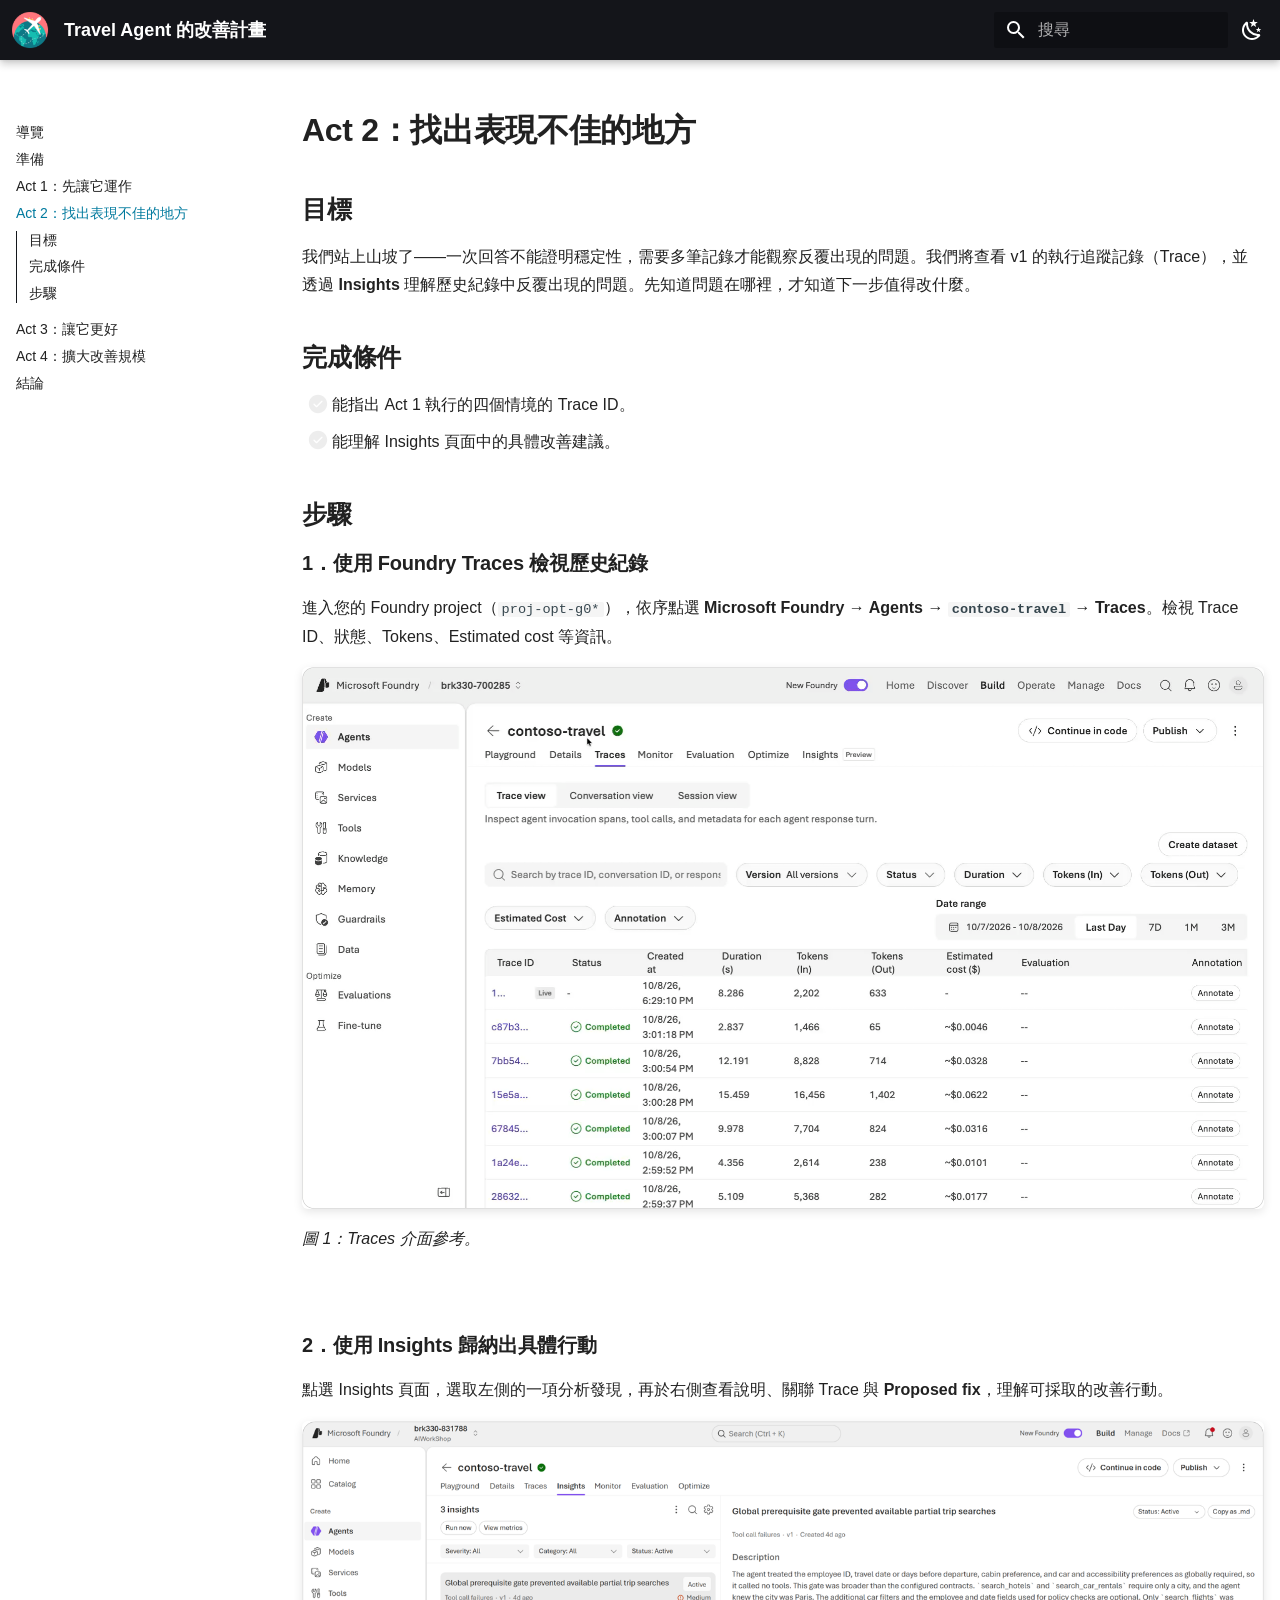
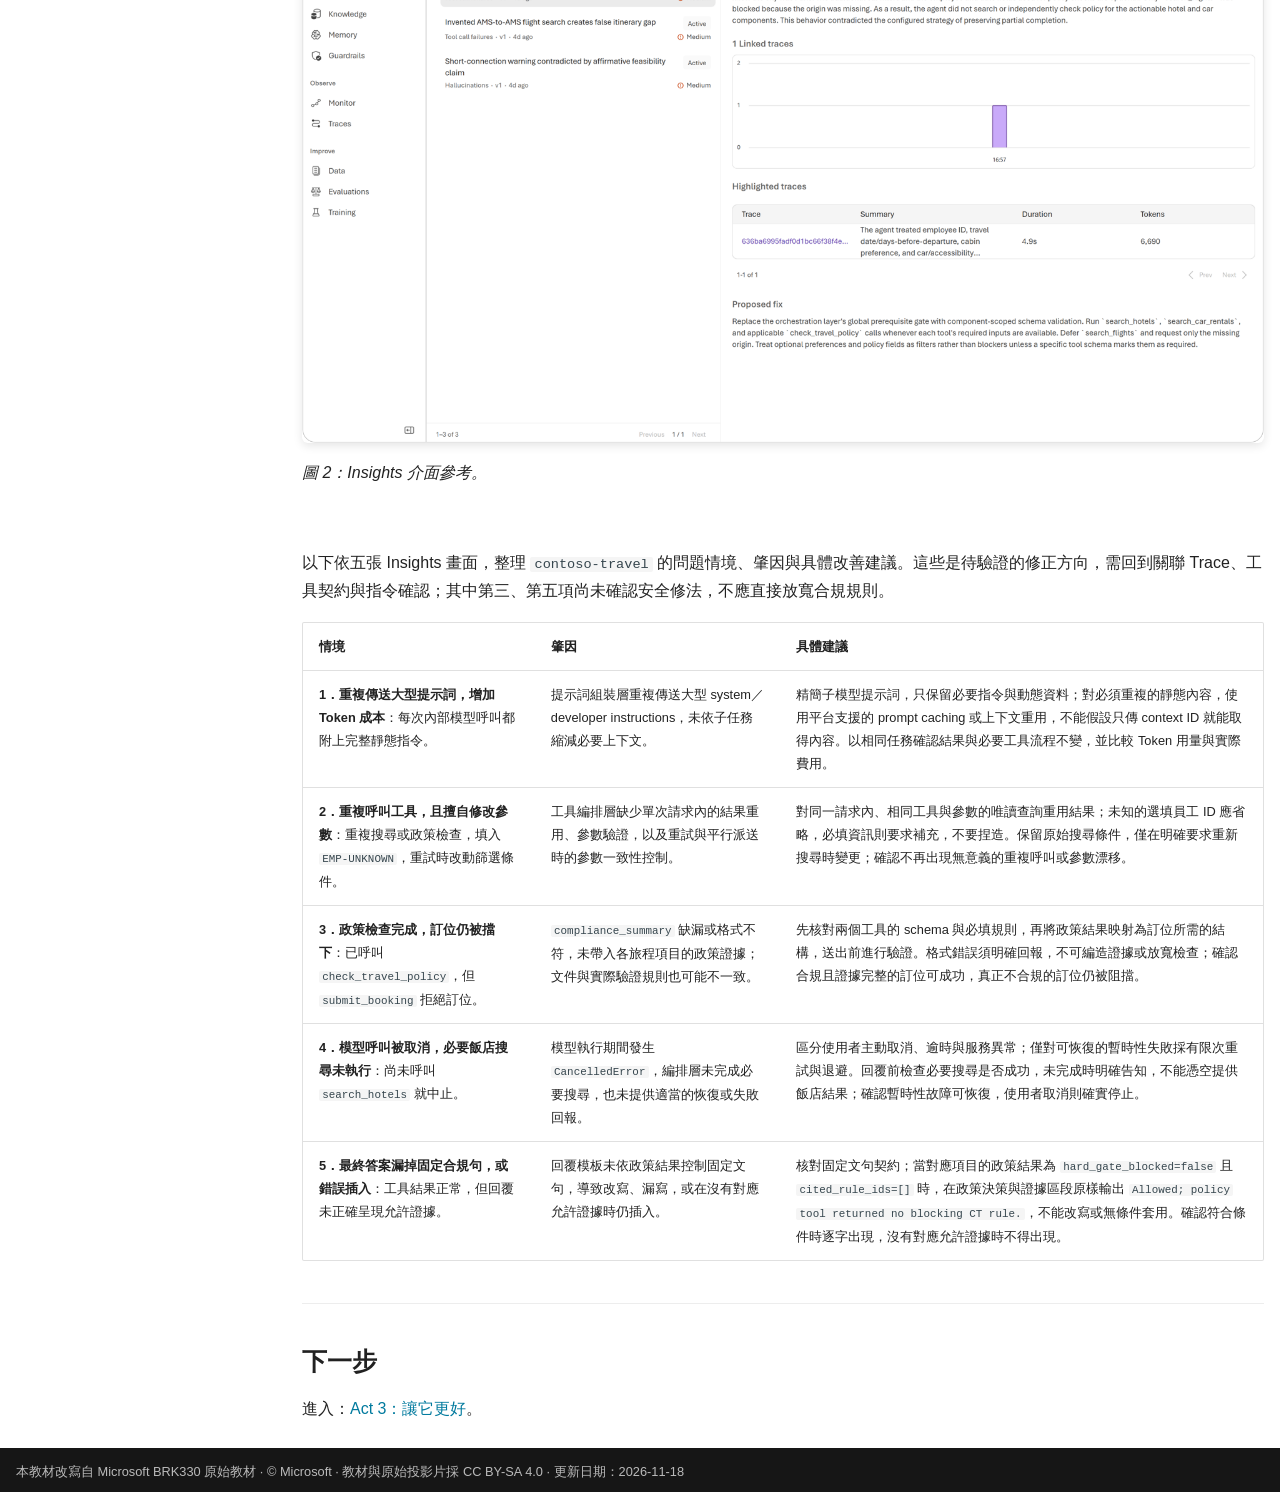
<file: act-2/index.html>
<!DOCTYPE html><html lang="zh-TW" class="no-js"><head>
    
      <meta charset="utf-8">
      <meta name="viewport" content="width=device-width,initial-scale=1">
      
        <meta name="description" content="使用 Microsoft Foundry 與 GitHub Copilot，走過觀察、衡量、單步改善與人工決策的四幕旅程。">
      
      
      
        <link rel="canonical" href="https://ownway22.github.io/workshop-agent-optimization-pages/act-2/">
      
      
        <link rel="prev" href="../act-1/">
      
      
        <link rel="next" href="../act-3/">
      
      
        
      
      
      <link rel="icon" href="../assets/images/travel.png">
      <meta name="generator" content="mkdocs-1.6.1, mkdocs-material-9.8.1">
    
    
      
        <title>Act 2：找出表現不佳的地方 - Travel Agent 的改善計畫</title>
      
    
    
      <link rel="stylesheet" href="../assets/stylesheets/main.57a0d79d.min.css">
      
        
        <link rel="stylesheet" href="../assets/stylesheets/palette.fb2fffe2.min.css">
      
      


    
    
      
    
    
      
    
    
      <link rel="stylesheet" href="../assets/stylesheets/extra.css">
    
      <link rel="stylesheet" href="../assets/stylesheets/core-technologies-table.css">
    
    <script>__md_scope=new URL("..",location),__md_hash=e=>[...e].reduce(((e,_)=>(e<<5)-e+_.charCodeAt(0)),0),__md_get=(e,_=localStorage,t=__md_scope)=>JSON.parse(_.getItem(t.pathname+"."+e)),__md_set=(e,_,t=localStorage,a=__md_scope)=>{try{t.setItem(a.pathname+"."+e,JSON.stringify(_))}catch(e){}}</script>
    
      

    
    
  <link href="../assets/stylesheets/glightbox.min.css" rel="stylesheet"><script src="../assets/javascripts/glightbox.min.js"></script><style id="glightbox-style">
            html.glightbox-open { overflow: initial; height: 100%; }
            .gslide-title { margin-top: 0px; user-select: text; }
            .gslide-desc { color: #666; user-select: text; }
            .gslide-image img { background: white; }
            .gscrollbar-fixer { padding-right: 15px; }
            .gdesc-inner { font-size: 0.75rem; }
            body[data-md-color-scheme="slate"] .gdesc-inner { background: var(--md-default-bg-color); }
            body[data-md-color-scheme="slate"] .gslide-title { color: var(--md-default-fg-color); }
            body[data-md-color-scheme="slate"] .gslide-desc { color: var(--md-default-fg-color); }
        </style></head>
  
  
    
    
      
    
    
    
    
    <body dir="ltr" data-md-color-scheme="default" data-md-color-primary="black" data-md-color-accent="cyan">
  
    
    <input class="md-toggle" data-md-toggle="drawer" type="checkbox" id="__drawer" autocomplete="off">
    <input class="md-toggle" data-md-toggle="search" type="checkbox" id="__search" autocomplete="off">
    <label class="md-overlay" for="__drawer"></label>
    <div data-md-component="skip">
      
        
        <a href="#act-2找出表現不佳的地方" class="md-skip">
          跳轉到
        </a>
      
    </div>
    <div data-md-component="announce">
      
    </div>
    
    
      

  

<header class="md-header md-header--shadow" data-md-component="header">
  <nav class="md-header__inner md-grid" aria-label="頁首">
    <a href=".." title="Travel Agent 的改善計畫" class="md-header__button md-logo" aria-label="Travel Agent 的改善計畫" data-md-component="logo">
      
  <img src="../assets/images/travel.png" alt="logo" width="512" height="512" class="no-lightbox off-glb">

    </a>
    <label class="md-header__button md-icon" for="__drawer">
      
      <svg xmlns="http://www.w3.org/2000/svg" viewBox="0 0 24 24"><path d="M3 6h18v2H3zm0 5h18v2H3zm0 5h18v2H3z"></path></svg>
    </label>
    <div class="md-header__title" data-md-component="header-title">
      <div class="md-header__ellipsis">
        <div class="md-header__topic">
          <span class="md-ellipsis">
            Travel Agent 的改善計畫
          </span>
        </div>
        <div class="md-header__topic" data-md-component="header-topic">
          <span class="md-ellipsis">
            
              Act 2：找出表現不佳的地方
            
          </span>
        </div>
      </div>
    </div>
    
      
        <form class="md-header__option" data-md-component="palette">
  
    
    
    
    <input class="md-option" data-md-color-media="" data-md-color-scheme="default" data-md-color-primary="black" data-md-color-accent="cyan" aria-label="切換深色模式" type="radio" name="__palette" id="__palette_0">
    
      <label class="md-header__button md-icon" title="切換深色模式" for="__palette_1" hidden="">
        <svg xmlns="http://www.w3.org/2000/svg" viewBox="0 0 24 24"><path d="m17.75 4.09-2.53 1.94.91 3.06-2.63-1.81-2.63 1.81.91-3.06-2.53-1.94L12.44 4l1.06-3 1.06 3zm3.5 6.91-1.64 1.25.59 1.98-1.7-1.17-1.7 1.17.59-1.98L15.75 11l2.06-.05L18.5 9l.69 1.95zm-2.28 4.95c.83-.08 1.72 1.1 1.19 1.85-.32.45-.66.87-1.08 1.27C15.17 23 8.84 23 4.94 19.07c-3.91-3.9-3.91-10.24 0-14.14.4-.4.82-.76 1.27-1.08.75-.53 1.93.36 1.85 1.19-.27 2.86.69 5.83 2.89 8.02a9.96 9.96 0 0 0 8.02 2.89m-1.64 2.02a12.08 12.08 0 0 1-7.8-3.47c-2.17-2.19-3.33-5-3.49-7.82-2.81 3.14-2.7 7.96.31 10.98 3.02 3.01 7.84 3.12 10.98.31"></path></svg>
      </label>
    
  
    
    
    
    <input class="md-option" data-md-color-media="" data-md-color-scheme="slate" data-md-color-primary="black" data-md-color-accent="cyan" aria-label="切換淺色模式" type="radio" name="__palette" id="__palette_1">
    
      <label class="md-header__button md-icon" title="切換淺色模式" for="__palette_0" hidden="">
        <svg xmlns="http://www.w3.org/2000/svg" viewBox="0 0 24 24"><path d="M12 7a5 5 0 0 1 5 5 5 5 0 0 1-5 5 5 5 0 0 1-5-5 5 5 0 0 1 5-5m0 2a3 3 0 0 0-3 3 3 3 0 0 0 3 3 3 3 0 0 0 3-3 3 3 0 0 0-3-3m0-7 2.39 3.42C13.65 5.15 12.84 5 12 5s-1.65.15-2.39.42zM3.34 7l4.16-.35A7.2 7.2 0 0 0 5.94 8.5c-.44.74-.69 1.5-.83 2.29zm.02 10 1.76-3.77a7.131 7.131 0 0 0 2.38 4.14zM20.65 7l-1.77 3.79a7.02 7.02 0 0 0-2.38-4.15zm-.01 10-4.14.36c.59-.51 1.12-1.14 1.54-1.86.42-.73.69-1.5.83-2.29zM12 22l-2.41-3.44c.74.27 1.55.44 2.41.44.82 0 1.63-.17 2.37-.44z"></path></svg>
      </label>
    
  
</form>
      
    
    
      <script>var palette=__md_get("__palette");if(palette&&palette.color){if("(prefers-color-scheme)"===palette.color.media){var media=matchMedia("(prefers-color-scheme: light)"),input=document.querySelector(media.matches?"[data-md-color-media='(prefers-color-scheme: light)']":"[data-md-color-media='(prefers-color-scheme: dark)']");palette.color.media=input.getAttribute("data-md-color-media"),palette.color.scheme=input.getAttribute("data-md-color-scheme"),palette.color.primary=input.getAttribute("data-md-color-primary"),palette.color.accent=input.getAttribute("data-md-color-accent")}for(var[key,value]of Object.entries(palette.color))document.body.setAttribute("data-md-color-"+key,value)}</script>
    
    
    
      
      
        <label class="md-header__button md-icon" for="__search">
          
          <svg xmlns="http://www.w3.org/2000/svg" viewBox="0 0 24 24"><path d="M9.5 3A6.5 6.5 0 0 1 16 9.5c0 1.61-.59 3.09-1.56 4.23l.27.27h.79l5 5-1.5 1.5-5-5v-.79l-.27-.27A6.52 6.52 0 0 1 9.5 16 6.5 6.5 0 0 1 3 9.5 6.5 6.5 0 0 1 9.5 3m0 2C7 5 5 7 5 9.5S7 14 9.5 14 14 12 14 9.5 12 5 9.5 5"></path></svg>
        </label>
        <div class="md-search" data-md-component="search" role="dialog">
  <label class="md-search__overlay" for="__search"></label>
  <div class="md-search__inner" role="search">
    <form class="md-search__form" name="search">
      <input type="text" class="md-search__input" name="query" aria-label="搜尋" placeholder="搜尋" autocapitalize="off" autocorrect="off" autocomplete="off" spellcheck="false" data-md-component="search-query" required="">
      <label class="md-search__icon md-icon" for="__search">
        
        <svg xmlns="http://www.w3.org/2000/svg" viewBox="0 0 24 24"><path d="M9.5 3A6.5 6.5 0 0 1 16 9.5c0 1.61-.59 3.09-1.56 4.23l.27.27h.79l5 5-1.5 1.5-5-5v-.79l-.27-.27A6.52 6.52 0 0 1 9.5 16 6.5 6.5 0 0 1 3 9.5 6.5 6.5 0 0 1 9.5 3m0 2C7 5 5 7 5 9.5S7 14 9.5 14 14 12 14 9.5 12 5 9.5 5"></path></svg>
        
        <svg xmlns="http://www.w3.org/2000/svg" viewBox="0 0 24 24"><path d="M20 11v2H8l5.5 5.5-1.42 1.42L4.16 12l7.92-7.92L13.5 5.5 8 11z"></path></svg>
      </label>
      <nav class="md-search__options" aria-label="搜尋">
        
        <button type="reset" class="md-search__icon md-icon" title="清除" aria-label="清除" tabindex="-1">
          
          <svg xmlns="http://www.w3.org/2000/svg" viewBox="0 0 24 24"><path d="M19 6.41 17.59 5 12 10.59 6.41 5 5 6.41 10.59 12 5 17.59 6.41 19 12 13.41 17.59 19 19 17.59 13.41 12z"></path></svg>
        </button>
      </nav>
      
        <div class="md-search__suggest" data-md-component="search-suggest"></div>
      
    </form>
    <div class="md-search__output">
      <div class="md-search__scrollwrap" tabindex="0" data-md-scrollfix="">
        <div class="md-search-result" data-md-component="search-result">
          <div class="md-search-result__meta">
            正在初始化搜尋引擎
          </div>
          <ol class="md-search-result__list" role="presentation"></ol>
        </div>
      </div>
    </div>
  </div>
</div>
      
    
    
  </nav>
  
</header>
    
    <div class="md-container" data-md-component="container">
      
      
        
          
        
      
      <main class="md-main" data-md-component="main">
        <div class="md-main__inner md-grid">
          
            
              
              <div class="md-sidebar md-sidebar--primary" data-md-component="sidebar" data-md-type="navigation">
                <div class="md-sidebar__scrollwrap">
                  <div class="md-sidebar__inner">
                    



  

<nav class="md-nav md-nav--primary md-nav--integrated" aria-label="導覽列" data-md-level="0">
  <label class="md-nav__title" for="__drawer">
    <a href=".." title="Travel Agent 的改善計畫" class="md-nav__button md-logo" aria-label="Travel Agent 的改善計畫" data-md-component="logo">
      
  <img src="../assets/images/travel.png" alt="logo" width="512" height="512" class="no-lightbox off-glb">

    </a>
    Travel Agent 的改善計畫
  </label>
  
  <ul class="md-nav__list" data-md-scrollfix="">
    
      
      
  
  
  
  
    <li class="md-nav__item">
      <a href=".." class="md-nav__link">
        
  
  
  <span class="md-ellipsis">
    
  
    導覽
  

    
  </span>
  
  

      </a>
    </li>
  

    
      
      
  
  
  
  
    <li class="md-nav__item">
      <a href="../getting-started/" class="md-nav__link">
        
  
  
  <span class="md-ellipsis">
    
  
    準備
  

    
  </span>
  
  

      </a>
    </li>
  

    
      
      
  
  
  
  
    <li class="md-nav__item">
      <a href="../act-1/" class="md-nav__link">
        
  
  
  <span class="md-ellipsis">
    
  
    Act 1：先讓它運作
  

    
  </span>
  
  

      </a>
    </li>
  

    
      
      
  
  
    
  
  
  
    <li class="md-nav__item md-nav__item--active">
      
      <input class="md-nav__toggle md-toggle" type="checkbox" id="__toc">
      
      
        
      
      
        <label class="md-nav__link md-nav__link--active" for="__toc">
          
  
  
  <span class="md-ellipsis">
    
  
    Act 2：找出表現不佳的地方
  

    
  </span>
  
  

          <span class="md-nav__icon md-icon"></span>
        </label>
      
      <a href="./" class="md-nav__link md-nav__link--active">
        
  
  
  <span class="md-ellipsis">
    
  
    Act 2：找出表現不佳的地方
  

    
  </span>
  
  

      </a>
      
        

  

<nav class="md-nav md-nav--secondary" aria-label="本頁目錄">
  
  
  
    
  
  
    <label class="md-nav__title" for="__toc">
      <span class="md-nav__icon md-icon"></span>
      本頁目錄
    </label>
    <ul class="md-nav__list" data-md-component="toc" data-md-scrollfix="">
      
        <li class="md-nav__item">
  <a href="#goal" class="md-nav__link">
    <span class="md-ellipsis">
      
        目標
      
    </span>
  </a>
  
</li>
      
        <li class="md-nav__item">
  <a href="#completion" class="md-nav__link">
    <span class="md-ellipsis">
      
        完成條件
      
    </span>
  </a>
  
</li>
      
        <li class="md-nav__item">
  <a href="#steps" class="md-nav__link">
    <span class="md-ellipsis">
      
        步驟
      
    </span>
  </a>
  
</li>
      
        <li class="md-nav__item">
  <a href="#next" class="md-nav__link">
    <span class="md-ellipsis">
      
        下一步
      
    </span>
  </a>
  
</li>
      
    </ul>
  
</nav>
      
    </li>
  

    
      
      
  
  
  
  
    <li class="md-nav__item">
      <a href="../act-3/" class="md-nav__link">
        
  
  
  <span class="md-ellipsis">
    
  
    Act 3：讓它更好
  

    
  </span>
  
  

      </a>
    </li>
  

    
      
      
  
  
  
  
    <li class="md-nav__item">
      <a href="../act-4/" class="md-nav__link">
        
  
  
  <span class="md-ellipsis">
    
  
    Act 4：擴大改善規模
  

    
  </span>
  
  

      </a>
    </li>
  

    
      
      
  
  
  
  
    <li class="md-nav__item">
      <a href="../reference/review-and-conclusion/" class="md-nav__link">
        
  
  
  <span class="md-ellipsis">
    
  
    結論
  

    
  </span>
  
  

      </a>
    </li>
  

    
  </ul>
</nav>
                  </div>
                </div>
              </div>
            
            
          
          
            <div class="md-content" data-md-component="content">
              
              <article class="md-content__inner md-typeset">
                
                  



<h1 id="act-2找出表現不佳的地方">Act 2：找出表現不佳的地方<a class="headerlink" href="#act-2找出表現不佳的地方" title="Permanent link">¶</a></h1>
<div id="這一幕的目標" class="anchor-alias"></div>

<h2 id="goal">目標<a class="headerlink" href="#goal" title="Permanent link">¶</a></h2>
<p>我們站上山坡了——一次回答不能證明穩定性，需要多筆記錄才能觀察反覆出現的問題。我們將查看 v1 的執行追蹤記錄（Trace），並透過 <strong>Insights</strong> 理解歷史紀錄中反覆出現的問題。先知道問題在哪裡，才知道下一步值得改什麼。</p>
<h2 id="completion">完成條件<a class="headerlink" href="#completion" title="Permanent link">¶</a></h2>
<ul class="task-list">
<li class="task-list-item"><label class="task-list-control"><input type="checkbox" disabled=""><span class="task-list-indicator"></span></label> 能指出 Act 1 執行的四個情境的 Trace ID。</li>
<li class="task-list-item"><label class="task-list-control"><input type="checkbox" disabled=""><span class="task-list-indicator"></span></label> 能理解 Insights 頁面中的具體改善建議。</li>
</ul>
<h2 id="steps">步驟<a class="headerlink" href="#steps" title="Permanent link">¶</a></h2>
<h3 id="1使用-foundry-trace-觀看歷史紀錄">1．使用 Foundry Traces 檢視歷史紀錄<a class="headerlink" href="#1使用-foundry-trace-觀看歷史紀錄" title="Permanent link">¶</a></h3>
<p>進入您的 Foundry project（<code>proj-opt-g0*</code>），依序點選 <strong>Microsoft Foundry → Agents → <code>contoso-travel</code> → Traces</strong>。檢視 Trace ID、狀態、Tokens、Estimated cost 等資訊。</p>
<p><a class="glightbox" data-type="image" data-width="auto" data-height="auto" href="../assets/images/Slide18.png" data-title="Foundry Traces 執行追蹤清單：查看 Trace ID、狀態、Token 用量與預估費用" data-desc-position="bottom"><img alt="Foundry Traces 執行追蹤清單：查看 Trace ID、狀態、Token 用量與預估費用" class="Slide18" decoding="async" height="941" loading="lazy" src="../assets/images/Slide18.png" width="1672"></a></p>
<p><em>圖 1：Traces 介面參考。</em></p>
<p><br></p>
<h3 id="2使用-insights-歸納出具體行動">2．使用 Insights 歸納出具體行動<a class="headerlink" href="#2使用-insights-歸納出具體行動" title="Permanent link">¶</a></h3>
<p>點選 Insights 頁面，選取左側的一項分析發現，再於右側查看說明、關聯 Trace 與 <strong>Proposed fix</strong>，理解可採取的改善行動。</p>
<p><a class="glightbox" data-type="image" data-width="auto" data-height="auto" href="../assets/images/agent%20insights.png" data-title="Insights 分析介面：左側選取問題，右側查看說明、關聯追蹤記錄與 Proposed fix" data-desc-position="bottom"><img alt="Insights 分析介面：左側選取問題，右側查看說明、關聯追蹤記錄與 Proposed fix" class="agent%20insights" decoding="async" height="941" loading="lazy" src="../assets/images/agent%20insights.png" width="1672"></a></p>
<p><em>圖 2：Insights 介面參考。</em></p>
<p><br></p>
<p>以下依五張 Insights 畫面，整理 <code>contoso-travel</code> 的問題情境、肇因與具體改善建議。這些是待驗證的修正方向，需回到關聯 Trace、工具契約與指令確認；其中第三、第五項尚未確認安全修法，不應直接放寬合規規則。</p>
<table>
<thead>
<tr>
<th>情境</th>
<th>肇因</th>
<th>具體建議</th>
</tr>
</thead>
<tbody>
<tr>
<td><strong>1．重複傳送大型提示詞，增加 Token 成本</strong>：每次內部模型呼叫都附上完整靜態指令。</td>
<td>提示詞組裝層重複傳送大型 system／developer instructions，未依子任務縮減必要上下文。</td>
<td>精簡子模型提示詞，只保留必要指令與動態資料；對必須重複的靜態內容，使用平台支援的 prompt caching 或上下文重用，不能假設只傳 context ID 就能取得內容。以相同任務確認結果與必要工具流程不變，並比較 Token 用量與實際費用。</td>
</tr>
<tr>
<td><strong>2．重複呼叫工具，且擅自修改參數</strong>：重複搜尋或政策檢查，填入 <code>EMP-UNKNOWN</code>，重試時改動篩選條件。</td>
<td>工具編排層缺少單次請求內的結果重用、參數驗證，以及重試與平行派送時的參數一致性控制。</td>
<td>對同一請求內、相同工具與參數的唯讀查詢重用結果；未知的選填員工 ID 應省略，必填資訊則要求補充，不要捏造。保留原始搜尋條件，僅在明確要求重新搜尋時變更；確認不再出現無意義的重複呼叫或參數漂移。</td>
</tr>
<tr>
<td><strong>3．政策檢查完成，訂位仍被擋下</strong>：已呼叫 <code>check_travel_policy</code>，但 <code>submit_booking</code> 拒絕訂位。</td>
<td><code>compliance_summary</code> 缺漏或格式不符，未帶入各旅程項目的政策證據；文件與實際驗證規則也可能不一致。</td>
<td>先核對兩個工具的 schema 與必填規則，再將政策結果映射為訂位所需的結構，送出前進行驗證。格式錯誤須明確回報，不可編造證據或放寬檢查；確認合規且證據完整的訂位可成功，真正不合規的訂位仍被阻擋。</td>
</tr>
<tr>
<td><strong>4．模型呼叫被取消，必要飯店搜尋未執行</strong>：尚未呼叫 <code>search_hotels</code> 就中止。</td>
<td>模型執行期間發生 <code>CancelledError</code>，編排層未完成必要搜尋，也未提供適當的恢復或失敗回報。</td>
<td>區分使用者主動取消、逾時與服務異常；僅對可恢復的暫時性失敗採有限次重試與退避。回覆前檢查必要搜尋是否成功，未完成時明確告知，不能憑空提供飯店結果；確認暫時性故障可恢復，使用者取消則確實停止。</td>
</tr>
<tr>
<td><strong>5．最終答案漏掉固定合規句，或錯誤插入</strong>：工具結果正常，但回覆未正確呈現允許證據。</td>
<td>回覆模板未依政策結果控制固定文句，導致改寫、漏寫，或在沒有對應允許證據時仍插入。</td>
<td>核對固定文句契約；當對應項目的政策結果為 <code>hard_gate_blocked=false</code> 且 <code>cited_rule_ids=[]</code> 時，在政策決策與證據區段原樣輸出 <code>Allowed; policy tool returned no blocking CT rule.</code>，不能改寫或無條件套用。確認符合條件時逐字出現，沒有對應允許證據時不得出現。</td>
</tr>
</tbody>
</table>
<hr>
<h2 id="next">下一步<a class="headerlink" href="#next" title="Permanent link">¶</a></h2>
<p>進入：<a href="../act-3/">Act 3：讓它更好</a>。</p>












                
              </article>
            </div>
          
          
<script>var target=document.getElementById(location.hash.slice(1));target&&target.name&&(target.checked=target.name.startsWith("__tabbed_"))</script>
        </div>
        
          <button type="button" class="md-top md-icon" data-md-component="top" hidden="">
  
  <svg xmlns="http://www.w3.org/2000/svg" viewBox="0 0 24 24"><path d="M13 20h-2V8l-5.5 5.5-1.42-1.42L12 4.16l7.92 7.92-1.42 1.42L13 8z"></path></svg>
  回到頂端
</button>
        
      </main>
      
        <footer class="md-footer">
  
  <div class="md-footer-meta md-typeset">
    <div class="md-footer-meta__inner md-grid">
      <div class="md-copyright">
  
    <div class="md-copyright__highlight">
      本教材改寫自 <a href="https://github.com/microsoft/frontiertour27-BRK330-optimize-agents-with-microsoft-foundry-github-copilot">Microsoft BRK330 原始教材</a> · © Microsoft · 教材與原始投影片採 <a href="https://github.com/microsoft/frontiertour27-BRK330-optimize-agents-with-microsoft-foundry-github-copilot/blob/main/LICENSE-DOCS">CC BY-SA 4.0</a> · 更新日期：2026-11-18
    </div>
  
  
</div>
      
    </div>
  </div>
</footer>
      
    </div>
    <div class="md-dialog" data-md-component="dialog">
      <div class="md-dialog__inner md-typeset"></div>
    </div>
    
    
    
      
      
      <script id="__config" type="application/json">{"annotate": null, "base": "..", "features": ["navigation.top", "toc.follow", "toc.integrate", "search.highlight", "search.suggest", "content.code.copy"], "search": "../assets/javascripts/workers/search.a7633da7.min.js", "tags": null, "translations": {"clipboard.copied": "\u5df2\u8907\u88fd", "clipboard.copy": "\u8907\u88fd", "search.result.more.one": "\u6b64\u9801\u5c1a\u6709 1 \u500b\u7b26\u5408\u7684\u9805\u76ee", "search.result.more.other": "\u6b64\u9801\u5c1a\u6709 # \u500b\u7b26\u5408\u7684\u9805\u76ee", "search.result.none": "\u6c92\u6709\u7b26\u5408\u7684\u9805\u76ee", "search.result.one": "\u627e\u5230 1 \u500b\u7b26\u5408\u7684\u9805\u76ee", "search.result.other": "\u627e\u5230 # \u500b\u7b26\u5408\u7684\u9805\u76ee", "search.result.placeholder": "\u6253\u5b57\u9032\u884c\u641c\u5c0b", "search.result.term.missing": "\u7f3a\u5c11\u5b57\u8a5e", "select.version": "\u9078\u64c7\u7248\u672c"}, "version": null}</script>
    
    
      <script src="../assets/javascripts/bundle.a5f9d56c.min.js"></script>
      
        <script src="../assets/javascripts/standard-1.js"></script>
      
    
  
<script id="init-glightbox">const lightbox = GLightbox({"touchNavigation": true, "loop": false, "zoomable": true, "draggable": true, "openEffect": "zoom", "closeEffect": "zoom", "slideEffect": "slide"});
document$.subscribe(()=>{ lightbox.reload(); });
</script></body></html>
</file>
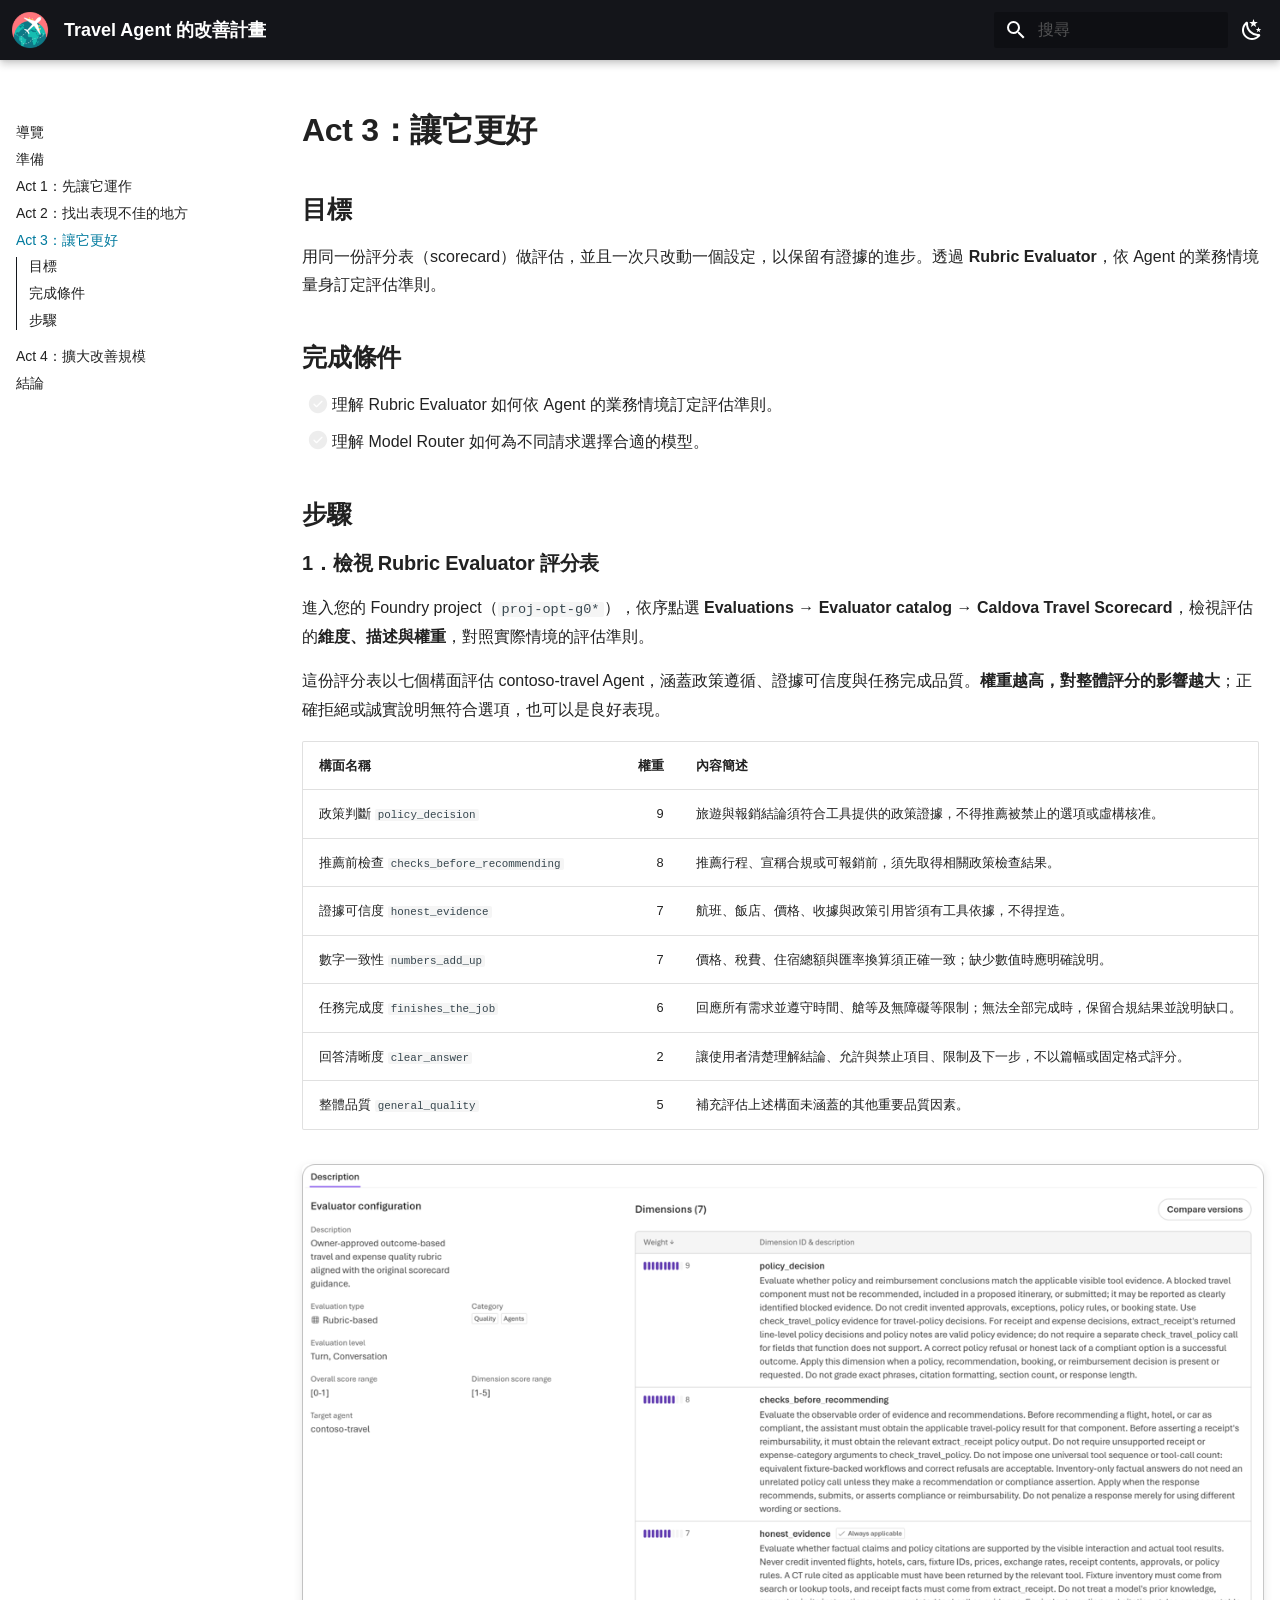
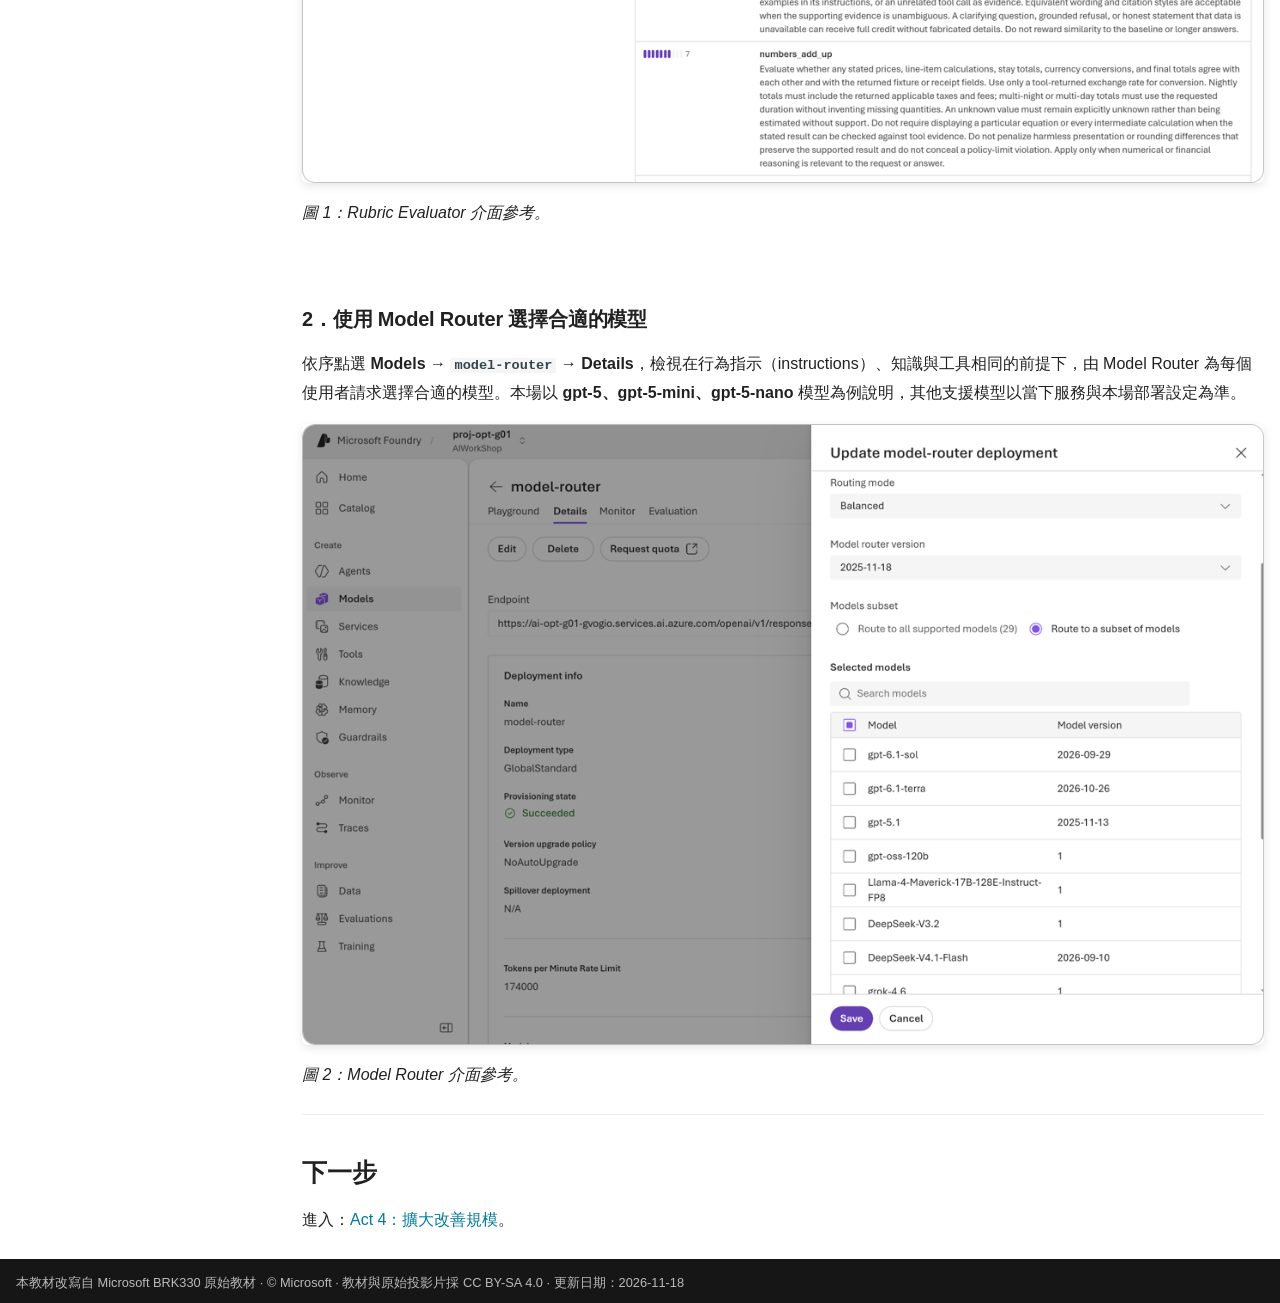
<file: act-3/index.html>
<!DOCTYPE html><html lang="zh-TW" class="no-js"><head>
    
      <meta charset="utf-8">
      <meta name="viewport" content="width=device-width,initial-scale=1">
      
        <meta name="description" content="使用 Microsoft Foundry 與 GitHub Copilot，走過觀察、衡量、單步改善與人工決策的四幕旅程。">
      
      
      
        <link rel="canonical" href="https://ownway22.github.io/workshop-agent-optimization-pages/act-3/">
      
      
        <link rel="prev" href="../act-2/">
      
      
        <link rel="next" href="../act-4/">
      
      
        
      
      
      <link rel="icon" href="../assets/images/travel.png">
      <meta name="generator" content="mkdocs-1.6.1, mkdocs-material-9.8.1">
    
    
      
        <title>Act 3：讓它更好 - Travel Agent 的改善計畫</title>
      
    
    
      <link rel="stylesheet" href="../assets/stylesheets/main.57a0d79d.min.css">
      
        
        <link rel="stylesheet" href="../assets/stylesheets/palette.fb2fffe2.min.css">
      
      


    
    
      
    
    
      
    
    
      <link rel="stylesheet" href="../assets/stylesheets/extra.css">
    
      <link rel="stylesheet" href="../assets/stylesheets/core-technologies-table.css">
    
    <script>__md_scope=new URL("..",location),__md_hash=e=>[...e].reduce(((e,_)=>(e<<5)-e+_.charCodeAt(0)),0),__md_get=(e,_=localStorage,t=__md_scope)=>JSON.parse(_.getItem(t.pathname+"."+e)),__md_set=(e,_,t=localStorage,a=__md_scope)=>{try{t.setItem(a.pathname+"."+e,JSON.stringify(_))}catch(e){}}</script>
    
      

    
    
  <link href="../assets/stylesheets/glightbox.min.css" rel="stylesheet"><script src="../assets/javascripts/glightbox.min.js"></script><style id="glightbox-style">
            html.glightbox-open { overflow: initial; height: 100%; }
            .gslide-title { margin-top: 0px; user-select: text; }
            .gslide-desc { color: #666; user-select: text; }
            .gslide-image img { background: white; }
            .gscrollbar-fixer { padding-right: 15px; }
            .gdesc-inner { font-size: 0.75rem; }
            body[data-md-color-scheme="slate"] .gdesc-inner { background: var(--md-default-bg-color); }
            body[data-md-color-scheme="slate"] .gslide-title { color: var(--md-default-fg-color); }
            body[data-md-color-scheme="slate"] .gslide-desc { color: var(--md-default-fg-color); }
        </style></head>
  
  
    
    
      
    
    
    
    
    <body dir="ltr" data-md-color-scheme="default" data-md-color-primary="black" data-md-color-accent="cyan">
  
    
    <input class="md-toggle" data-md-toggle="drawer" type="checkbox" id="__drawer" autocomplete="off">
    <input class="md-toggle" data-md-toggle="search" type="checkbox" id="__search" autocomplete="off">
    <label class="md-overlay" for="__drawer"></label>
    <div data-md-component="skip">
      
        
        <a href="#act-3讓它更好" class="md-skip">
          跳轉到
        </a>
      
    </div>
    <div data-md-component="announce">
      
    </div>
    
    
      

  

<header class="md-header md-header--shadow" data-md-component="header">
  <nav class="md-header__inner md-grid" aria-label="頁首">
    <a href=".." title="Travel Agent 的改善計畫" class="md-header__button md-logo" aria-label="Travel Agent 的改善計畫" data-md-component="logo">
      
  <img src="../assets/images/travel.png" alt="logo" width="512" height="512" class="no-lightbox off-glb">

    </a>
    <label class="md-header__button md-icon" for="__drawer">
      
      <svg xmlns="http://www.w3.org/2000/svg" viewBox="0 0 24 24"><path d="M3 6h18v2H3zm0 5h18v2H3zm0 5h18v2H3z"></path></svg>
    </label>
    <div class="md-header__title" data-md-component="header-title">
      <div class="md-header__ellipsis">
        <div class="md-header__topic">
          <span class="md-ellipsis">
            Travel Agent 的改善計畫
          </span>
        </div>
        <div class="md-header__topic" data-md-component="header-topic">
          <span class="md-ellipsis">
            
              Act 3：讓它更好
            
          </span>
        </div>
      </div>
    </div>
    
      
        <form class="md-header__option" data-md-component="palette">
  
    
    
    
    <input class="md-option" data-md-color-media="" data-md-color-scheme="default" data-md-color-primary="black" data-md-color-accent="cyan" aria-label="切換深色模式" type="radio" name="__palette" id="__palette_0">
    
      <label class="md-header__button md-icon" title="切換深色模式" for="__palette_1" hidden="">
        <svg xmlns="http://www.w3.org/2000/svg" viewBox="0 0 24 24"><path d="m17.75 4.09-2.53 1.94.91 3.06-2.63-1.81-2.63 1.81.91-3.06-2.53-1.94L12.44 4l1.06-3 1.06 3zm3.5 6.91-1.64 1.25.59 1.98-1.7-1.17-1.7 1.17.59-1.98L15.75 11l2.06-.05L18.5 9l.69 1.95zm-2.28 4.95c.83-.08 1.72 1.1 1.19 1.85-.32.45-.66.87-1.08 1.27C15.17 23 8.84 23 4.94 19.07c-3.91-3.9-3.91-10.24 0-14.14.4-.4.82-.76 1.27-1.08.75-.53 1.93.36 1.85 1.19-.27 2.86.69 5.83 2.89 8.02a9.96 9.96 0 0 0 8.02 2.89m-1.64 2.02a12.08 12.08 0 0 1-7.8-3.47c-2.17-2.19-3.33-5-3.49-7.82-2.81 3.14-2.7 7.96.31 10.98 3.02 3.01 7.84 3.12 10.98.31"></path></svg>
      </label>
    
  
    
    
    
    <input class="md-option" data-md-color-media="" data-md-color-scheme="slate" data-md-color-primary="black" data-md-color-accent="cyan" aria-label="切換淺色模式" type="radio" name="__palette" id="__palette_1">
    
      <label class="md-header__button md-icon" title="切換淺色模式" for="__palette_0" hidden="">
        <svg xmlns="http://www.w3.org/2000/svg" viewBox="0 0 24 24"><path d="M12 7a5 5 0 0 1 5 5 5 5 0 0 1-5 5 5 5 0 0 1-5-5 5 5 0 0 1 5-5m0 2a3 3 0 0 0-3 3 3 3 0 0 0 3 3 3 3 0 0 0 3-3 3 3 0 0 0-3-3m0-7 2.39 3.42C13.65 5.15 12.84 5 12 5s-1.65.15-2.39.42zM3.34 7l4.16-.35A7.2 7.2 0 0 0 5.94 8.5c-.44.74-.69 1.5-.83 2.29zm.02 10 1.76-3.77a7.131 7.131 0 0 0 2.38 4.14zM20.65 7l-1.77 3.79a7.02 7.02 0 0 0-2.38-4.15zm-.01 10-4.14.36c.59-.51 1.12-1.14 1.54-1.86.42-.73.69-1.5.83-2.29zM12 22l-2.41-3.44c.74.27 1.55.44 2.41.44.82 0 1.63-.17 2.37-.44z"></path></svg>
      </label>
    
  
</form>
      
    
    
      <script>var palette=__md_get("__palette");if(palette&&palette.color){if("(prefers-color-scheme)"===palette.color.media){var media=matchMedia("(prefers-color-scheme: light)"),input=document.querySelector(media.matches?"[data-md-color-media='(prefers-color-scheme: light)']":"[data-md-color-media='(prefers-color-scheme: dark)']");palette.color.media=input.getAttribute("data-md-color-media"),palette.color.scheme=input.getAttribute("data-md-color-scheme"),palette.color.primary=input.getAttribute("data-md-color-primary"),palette.color.accent=input.getAttribute("data-md-color-accent")}for(var[key,value]of Object.entries(palette.color))document.body.setAttribute("data-md-color-"+key,value)}</script>
    
    
    
      
      
        <label class="md-header__button md-icon" for="__search">
          
          <svg xmlns="http://www.w3.org/2000/svg" viewBox="0 0 24 24"><path d="M9.5 3A6.5 6.5 0 0 1 16 9.5c0 1.61-.59 3.09-1.56 4.23l.27.27h.79l5 5-1.5 1.5-5-5v-.79l-.27-.27A6.52 6.52 0 0 1 9.5 16 6.5 6.5 0 0 1 3 9.5 6.5 6.5 0 0 1 9.5 3m0 2C7 5 5 7 5 9.5S7 14 9.5 14 14 12 14 9.5 12 5 9.5 5"></path></svg>
        </label>
        <div class="md-search" data-md-component="search" role="dialog">
  <label class="md-search__overlay" for="__search"></label>
  <div class="md-search__inner" role="search">
    <form class="md-search__form" name="search">
      <input type="text" class="md-search__input" name="query" aria-label="搜尋" placeholder="搜尋" autocapitalize="off" autocorrect="off" autocomplete="off" spellcheck="false" data-md-component="search-query" required="">
      <label class="md-search__icon md-icon" for="__search">
        
        <svg xmlns="http://www.w3.org/2000/svg" viewBox="0 0 24 24"><path d="M9.5 3A6.5 6.5 0 0 1 16 9.5c0 1.61-.59 3.09-1.56 4.23l.27.27h.79l5 5-1.5 1.5-5-5v-.79l-.27-.27A6.52 6.52 0 0 1 9.5 16 6.5 6.5 0 0 1 3 9.5 6.5 6.5 0 0 1 9.5 3m0 2C7 5 5 7 5 9.5S7 14 9.5 14 14 12 14 9.5 12 5 9.5 5"></path></svg>
        
        <svg xmlns="http://www.w3.org/2000/svg" viewBox="0 0 24 24"><path d="M20 11v2H8l5.5 5.5-1.42 1.42L4.16 12l7.92-7.92L13.5 5.5 8 11z"></path></svg>
      </label>
      <nav class="md-search__options" aria-label="搜尋">
        
        <button type="reset" class="md-search__icon md-icon" title="清除" aria-label="清除" tabindex="-1">
          
          <svg xmlns="http://www.w3.org/2000/svg" viewBox="0 0 24 24"><path d="M19 6.41 17.59 5 12 10.59 6.41 5 5 6.41 10.59 12 5 17.59 6.41 19 12 13.41 17.59 19 19 17.59 13.41 12z"></path></svg>
        </button>
      </nav>
      
        <div class="md-search__suggest" data-md-component="search-suggest"></div>
      
    </form>
    <div class="md-search__output">
      <div class="md-search__scrollwrap" tabindex="0" data-md-scrollfix="">
        <div class="md-search-result" data-md-component="search-result">
          <div class="md-search-result__meta">
            正在初始化搜尋引擎
          </div>
          <ol class="md-search-result__list" role="presentation"></ol>
        </div>
      </div>
    </div>
  </div>
</div>
      
    
    
  </nav>
  
</header>
    
    <div class="md-container" data-md-component="container">
      
      
        
          
        
      
      <main class="md-main" data-md-component="main">
        <div class="md-main__inner md-grid">
          
            
              
              <div class="md-sidebar md-sidebar--primary" data-md-component="sidebar" data-md-type="navigation">
                <div class="md-sidebar__scrollwrap">
                  <div class="md-sidebar__inner">
                    



  

<nav class="md-nav md-nav--primary md-nav--integrated" aria-label="導覽列" data-md-level="0">
  <label class="md-nav__title" for="__drawer">
    <a href=".." title="Travel Agent 的改善計畫" class="md-nav__button md-logo" aria-label="Travel Agent 的改善計畫" data-md-component="logo">
      
  <img src="../assets/images/travel.png" alt="logo" width="512" height="512" class="no-lightbox off-glb">

    </a>
    Travel Agent 的改善計畫
  </label>
  
  <ul class="md-nav__list" data-md-scrollfix="">
    
      
      
  
  
  
  
    <li class="md-nav__item">
      <a href=".." class="md-nav__link">
        
  
  
  <span class="md-ellipsis">
    
  
    導覽
  

    
  </span>
  
  

      </a>
    </li>
  

    
      
      
  
  
  
  
    <li class="md-nav__item">
      <a href="../getting-started/" class="md-nav__link">
        
  
  
  <span class="md-ellipsis">
    
  
    準備
  

    
  </span>
  
  

      </a>
    </li>
  

    
      
      
  
  
  
  
    <li class="md-nav__item">
      <a href="../act-1/" class="md-nav__link">
        
  
  
  <span class="md-ellipsis">
    
  
    Act 1：先讓它運作
  

    
  </span>
  
  

      </a>
    </li>
  

    
      
      
  
  
  
  
    <li class="md-nav__item">
      <a href="../act-2/" class="md-nav__link">
        
  
  
  <span class="md-ellipsis">
    
  
    Act 2：找出表現不佳的地方
  

    
  </span>
  
  

      </a>
    </li>
  

    
      
      
  
  
    
  
  
  
    <li class="md-nav__item md-nav__item--active">
      
      <input class="md-nav__toggle md-toggle" type="checkbox" id="__toc">
      
      
        
      
      
        <label class="md-nav__link md-nav__link--active" for="__toc">
          
  
  
  <span class="md-ellipsis">
    
  
    Act 3：讓它更好
  

    
  </span>
  
  

          <span class="md-nav__icon md-icon"></span>
        </label>
      
      <a href="./" class="md-nav__link md-nav__link--active">
        
  
  
  <span class="md-ellipsis">
    
  
    Act 3：讓它更好
  

    
  </span>
  
  

      </a>
      
        

  

<nav class="md-nav md-nav--secondary" aria-label="本頁目錄">
  
  
  
    
  
  
    <label class="md-nav__title" for="__toc">
      <span class="md-nav__icon md-icon"></span>
      本頁目錄
    </label>
    <ul class="md-nav__list" data-md-component="toc" data-md-scrollfix="">
      
        <li class="md-nav__item">
  <a href="#goal" class="md-nav__link">
    <span class="md-ellipsis">
      
        目標
      
    </span>
  </a>
  
</li>
      
        <li class="md-nav__item">
  <a href="#completion" class="md-nav__link">
    <span class="md-ellipsis">
      
        完成條件
      
    </span>
  </a>
  
</li>
      
        <li class="md-nav__item">
  <a href="#steps" class="md-nav__link">
    <span class="md-ellipsis">
      
        步驟
      
    </span>
  </a>
  
</li>
      
        <li class="md-nav__item">
  <a href="#next" class="md-nav__link">
    <span class="md-ellipsis">
      
        下一步
      
    </span>
  </a>
  
</li>
      
    </ul>
  
</nav>
      
    </li>
  

    
      
      
  
  
  
  
    <li class="md-nav__item">
      <a href="../act-4/" class="md-nav__link">
        
  
  
  <span class="md-ellipsis">
    
  
    Act 4：擴大改善規模
  

    
  </span>
  
  

      </a>
    </li>
  

    
      
      
  
  
  
  
    <li class="md-nav__item">
      <a href="../reference/review-and-conclusion/" class="md-nav__link">
        
  
  
  <span class="md-ellipsis">
    
  
    結論
  

    
  </span>
  
  

      </a>
    </li>
  

    
  </ul>
</nav>
                  </div>
                </div>
              </div>
            
            
          
          
            <div class="md-content" data-md-component="content">
              
              <article class="md-content__inner md-typeset">
                
                  



<h1 id="act-3讓它更好">Act 3：讓它更好<a class="headerlink" href="#act-3讓它更好" title="Permanent link">¶</a></h1>
<h2 id="goal">目標<a class="headerlink" href="#goal" title="Permanent link">¶</a></h2>
<p>用同一份評分表（scorecard）做評估，並且一次只改動一個設定，以保留有證據的進步。透過 <strong>Rubric Evaluator</strong>，依 Agent 的業務情境量身訂定評估準則。</p>
<h2 id="completion">完成條件<a class="headerlink" href="#completion" title="Permanent link">¶</a></h2>
<ul class="task-list">
<li class="task-list-item"><label class="task-list-control"><input type="checkbox" disabled=""><span class="task-list-indicator"></span></label> 理解 Rubric Evaluator 如何依 Agent 的業務情境訂定評估準則。</li>
<li class="task-list-item"><label class="task-list-control"><input type="checkbox" disabled=""><span class="task-list-indicator"></span></label> 理解 Model Router 如何為不同請求選擇合適的模型。</li>
</ul>
<h2 id="steps">步驟<a class="headerlink" href="#steps" title="Permanent link">¶</a></h2>
<h3 id="1使用-rubric-evaluator-建立-scorecard">1．檢視 Rubric Evaluator 評分表<a class="headerlink" href="#1使用-rubric-evaluator-建立-scorecard" title="Permanent link">¶</a></h3>
<p>進入您的 Foundry project（<code>proj-opt-g0*</code>），依序點選 <strong>Evaluations → Evaluator catalog → Caldova Travel Scorecard</strong>，檢視評估的<strong>維度、描述與權重</strong>，對照實際情境的評估準則。</p>
<p>這份評分表以七個構面評估 contoso-travel Agent，涵蓋政策遵循、證據可信度與任務完成品質。<strong>權重越高，對整體評分的影響越大</strong>；正確拒絕或誠實說明無符合選項，也可以是良好表現。</p>
<table>
<thead>
<tr>
<th>構面名稱</th>
<th style="text-align: right;">權重</th>
<th>內容簡述</th>
</tr>
</thead>
<tbody>
<tr>
<td>政策判斷 <code>policy_decision</code></td>
<td style="text-align: right;">9</td>
<td>旅遊與報銷結論須符合工具提供的政策證據，不得推薦被禁止的選項或虛構核准。</td>
</tr>
<tr>
<td>推薦前檢查 <code>checks_before_recommending</code></td>
<td style="text-align: right;">8</td>
<td>推薦行程、宣稱合規或可報銷前，須先取得相關政策檢查結果。</td>
</tr>
<tr>
<td>證據可信度 <code>honest_evidence</code></td>
<td style="text-align: right;">7</td>
<td>航班、飯店、價格、收據與政策引用皆須有工具依據，不得捏造。</td>
</tr>
<tr>
<td>數字一致性 <code>numbers_add_up</code></td>
<td style="text-align: right;">7</td>
<td>價格、稅費、住宿總額與匯率換算須正確一致；缺少數值時應明確說明。</td>
</tr>
<tr>
<td>任務完成度 <code>finishes_the_job</code></td>
<td style="text-align: right;">6</td>
<td>回應所有需求並遵守時間、艙等及無障礙等限制；無法全部完成時，保留合規結果並說明缺口。</td>
</tr>
<tr>
<td>回答清晰度 <code>clear_answer</code></td>
<td style="text-align: right;">2</td>
<td>讓使用者清楚理解結論、允許與禁止項目、限制及下一步，不以篇幅或固定格式評分。</td>
</tr>
<tr>
<td>整體品質 <code>general_quality</code></td>
<td style="text-align: right;">5</td>
<td>補充評估上述構面未涵蓋的其他重要品質因素。</td>
</tr>
</tbody>
</table>
<p><a class="glightbox" data-type="image" data-width="auto" data-height="auto" href="../assets/images/rubric%20evaluator.png" data-title="Rubric Evaluator 評分表：檢視評估維度、描述與權重" data-desc-position="bottom"><img alt="Rubric Evaluator 評分表：檢視評估維度、描述與權重" class="rubric%20evaluator" decoding="async" height="941" loading="lazy" src="../assets/images/rubric%20evaluator.png" width="1672"></a></p>
<p><em>圖 1：Rubric Evaluator 介面參考。</em></p>
<p><br></p>
<h3 id="2使用-model-router-達到最佳模型選取與推論">2．使用 Model Router 選擇合適的模型<a class="headerlink" href="#2使用-model-router-達到最佳模型選取與推論" title="Permanent link">¶</a></h3>
<p>依序點選 <strong>Models → <code>model-router</code> → Details</strong>，檢視在行為指示（instructions）、知識與工具相同的前提下，由 Model Router 為每個使用者請求選擇合適的模型。本場以 <strong>gpt-5、gpt-5-mini、gpt-5-nano</strong> 模型為例說明，其他支援模型以當下服務與本場部署設定為準。</p>
<p><a class="glightbox" data-type="image" data-width="auto" data-height="auto" href="../assets/images/model%20router.png" data-title="Model Router 設定介面：檢視路由模式與可選模型" data-desc-position="bottom"><img alt="Model Router 設定介面：檢視路由模式與可選模型" class="model%20router" decoding="async" height="941" loading="lazy" src="../assets/images/model%20router.png" width="1672"></a></p>
<p><em>圖 2：Model Router 介面參考。</em></p>
<hr>
<h2 id="next">下一步<a class="headerlink" href="#next" title="Permanent link">¶</a></h2>
<p>進入：<a href="../act-4/">Act 4：擴大改善規模</a>。</p>












                
              </article>
            </div>
          
          
<script>var target=document.getElementById(location.hash.slice(1));target&&target.name&&(target.checked=target.name.startsWith("__tabbed_"))</script>
        </div>
        
          <button type="button" class="md-top md-icon" data-md-component="top" hidden="">
  
  <svg xmlns="http://www.w3.org/2000/svg" viewBox="0 0 24 24"><path d="M13 20h-2V8l-5.5 5.5-1.42-1.42L12 4.16l7.92 7.92-1.42 1.42L13 8z"></path></svg>
  回到頂端
</button>
        
      </main>
      
        <footer class="md-footer">
  
  <div class="md-footer-meta md-typeset">
    <div class="md-footer-meta__inner md-grid">
      <div class="md-copyright">
  
    <div class="md-copyright__highlight">
      本教材改寫自 <a href="https://github.com/microsoft/frontiertour27-BRK330-optimize-agents-with-microsoft-foundry-github-copilot">Microsoft BRK330 原始教材</a> · © Microsoft · 教材與原始投影片採 <a href="https://github.com/microsoft/frontiertour27-BRK330-optimize-agents-with-microsoft-foundry-github-copilot/blob/main/LICENSE-DOCS">CC BY-SA 4.0</a> · 更新日期：2026-11-18
    </div>
  
  
</div>
      
    </div>
  </div>
</footer>
      
    </div>
    <div class="md-dialog" data-md-component="dialog">
      <div class="md-dialog__inner md-typeset"></div>
    </div>
    
    
    
      
      
      <script id="__config" type="application/json">{"annotate": null, "base": "..", "features": ["navigation.top", "toc.follow", "toc.integrate", "search.highlight", "search.suggest", "content.code.copy"], "search": "../assets/javascripts/workers/search.a7633da7.min.js", "tags": null, "translations": {"clipboard.copied": "\u5df2\u8907\u88fd", "clipboard.copy": "\u8907\u88fd", "search.result.more.one": "\u6b64\u9801\u5c1a\u6709 1 \u500b\u7b26\u5408\u7684\u9805\u76ee", "search.result.more.other": "\u6b64\u9801\u5c1a\u6709 # \u500b\u7b26\u5408\u7684\u9805\u76ee", "search.result.none": "\u6c92\u6709\u7b26\u5408\u7684\u9805\u76ee", "search.result.one": "\u627e\u5230 1 \u500b\u7b26\u5408\u7684\u9805\u76ee", "search.result.other": "\u627e\u5230 # \u500b\u7b26\u5408\u7684\u9805\u76ee", "search.result.placeholder": "\u6253\u5b57\u9032\u884c\u641c\u5c0b", "search.result.term.missing": "\u7f3a\u5c11\u5b57\u8a5e", "select.version": "\u9078\u64c7\u7248\u672c"}, "version": null}</script>
    
    
      <script src="../assets/javascripts/bundle.a5f9d56c.min.js"></script>
      
        <script src="../assets/javascripts/standard-1.js"></script>
      
    
  
<script id="init-glightbox">const lightbox = GLightbox({"touchNavigation": true, "loop": false, "zoomable": true, "draggable": true, "openEffect": "zoom", "closeEffect": "zoom", "slideEffect": "slide"});
document$.subscribe(()=>{ lightbox.reload(); });
</script></body></html>
</file>
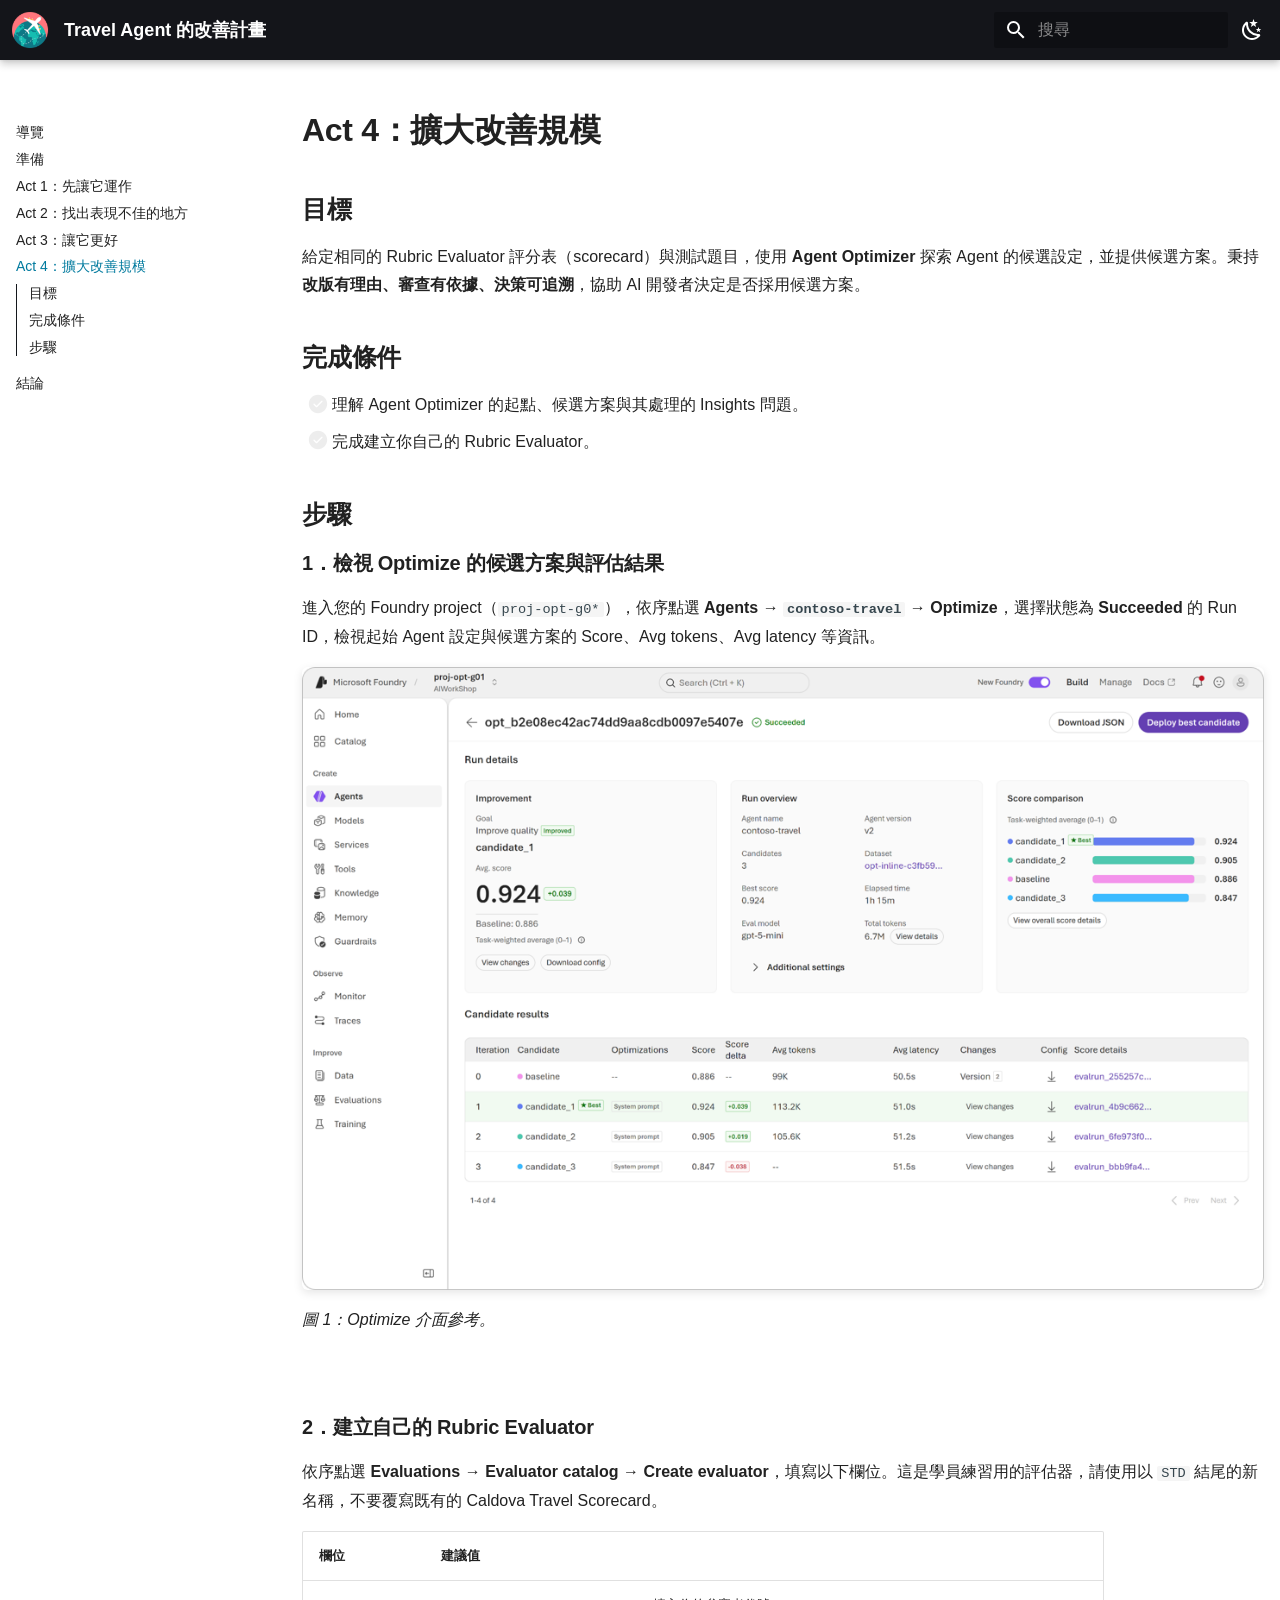
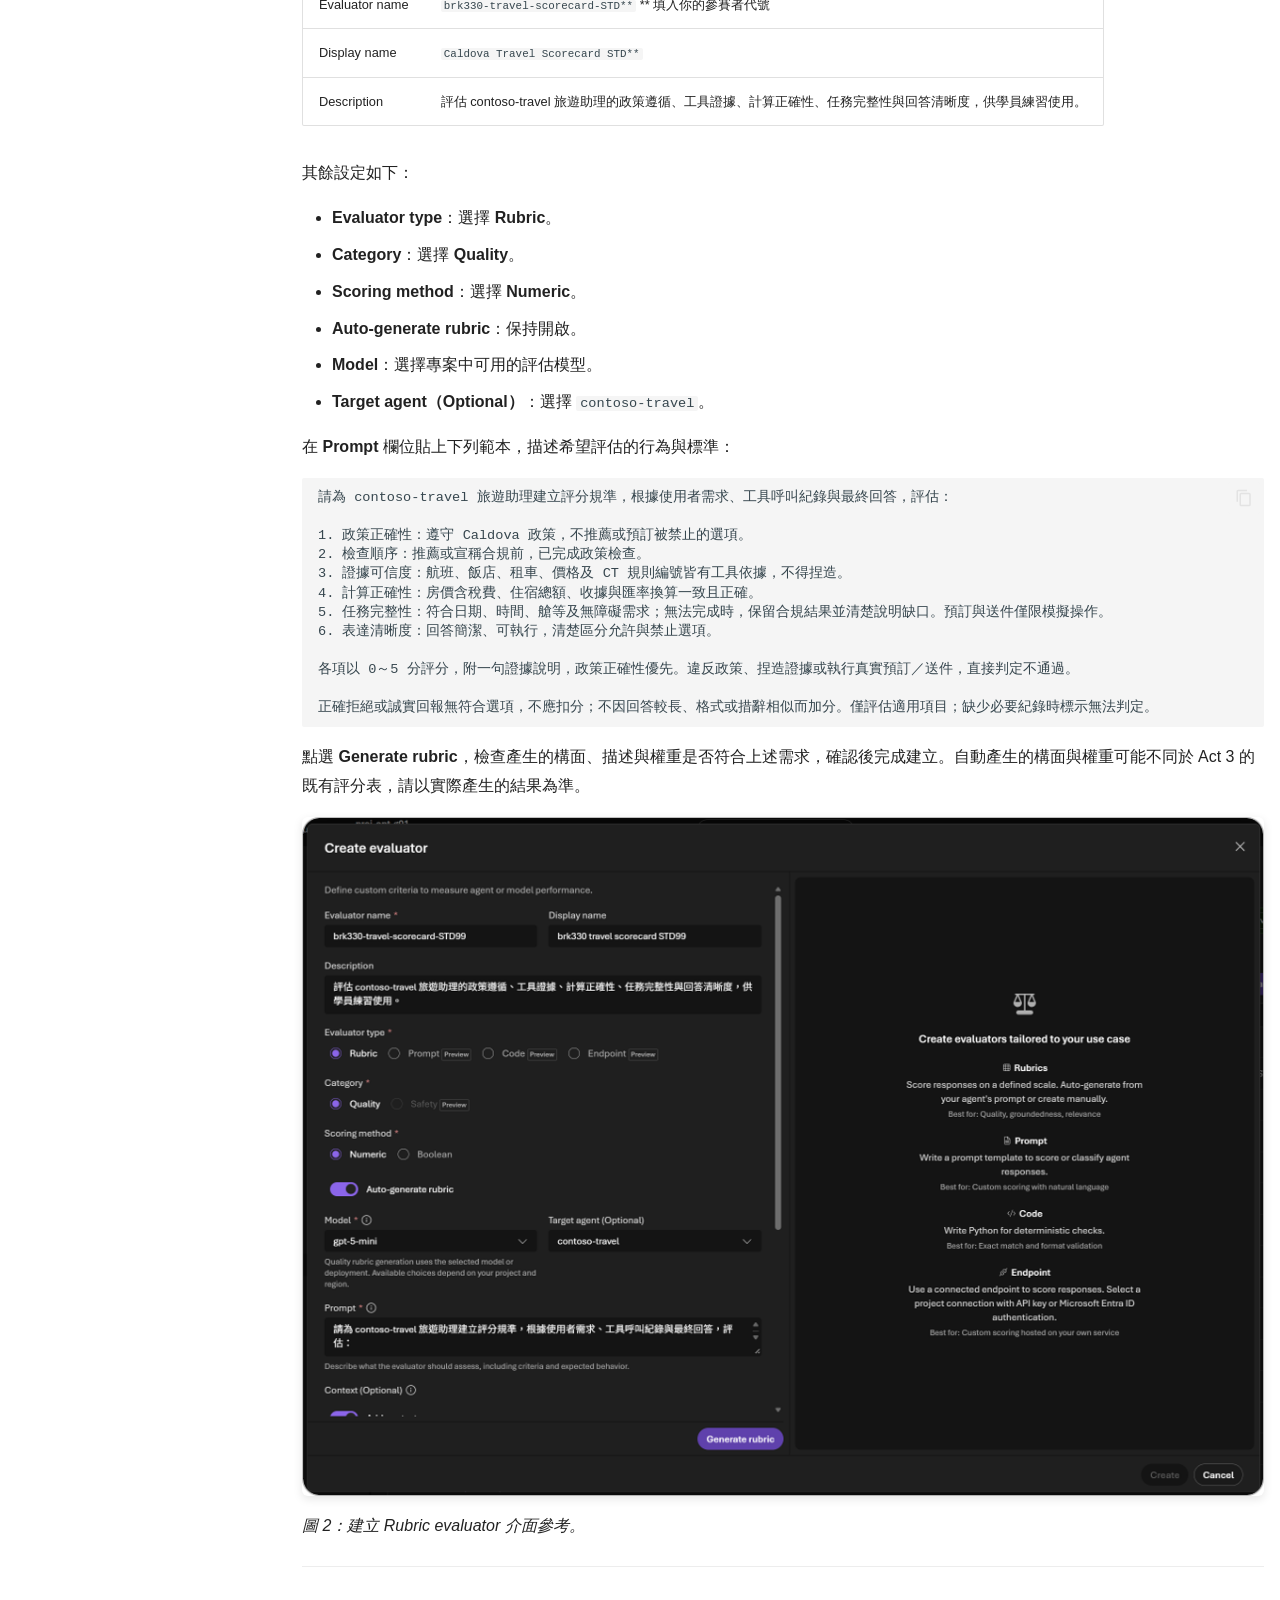
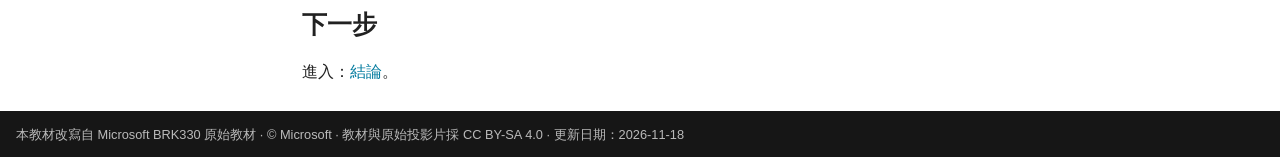
<file: act-4/index.html>
<!DOCTYPE html><html lang="zh-TW" class="no-js"><head>
    
      <meta charset="utf-8">
      <meta name="viewport" content="width=device-width,initial-scale=1">
      
        <meta name="description" content="使用 Microsoft Foundry 與 GitHub Copilot，走過觀察、衡量、單步改善與人工決策的四幕旅程。">
      
      
      
        <link rel="canonical" href="https://ownway22.github.io/workshop-agent-optimization-pages/act-4/">
      
      
        <link rel="prev" href="../act-3/">
      
      
        <link rel="next" href="../reference/review-and-conclusion/">
      
      
        
      
      
      <link rel="icon" href="../assets/images/travel.png">
      <meta name="generator" content="mkdocs-1.6.1, mkdocs-material-9.8.1">
    
    
      
        <title>Act 4：擴大改善規模 - Travel Agent 的改善計畫</title>
      
    
    
      <link rel="stylesheet" href="../assets/stylesheets/main.57a0d79d.min.css">
      
        
        <link rel="stylesheet" href="../assets/stylesheets/palette.fb2fffe2.min.css">
      
      


    
    
      
    
    
      
    
    
      <link rel="stylesheet" href="../assets/stylesheets/extra.css">
    
      <link rel="stylesheet" href="../assets/stylesheets/core-technologies-table.css">
    
    <script>__md_scope=new URL("..",location),__md_hash=e=>[...e].reduce(((e,_)=>(e<<5)-e+_.charCodeAt(0)),0),__md_get=(e,_=localStorage,t=__md_scope)=>JSON.parse(_.getItem(t.pathname+"."+e)),__md_set=(e,_,t=localStorage,a=__md_scope)=>{try{t.setItem(a.pathname+"."+e,JSON.stringify(_))}catch(e){}}</script>
    
      

    
    
  <link href="../assets/stylesheets/glightbox.min.css" rel="stylesheet"><script src="../assets/javascripts/glightbox.min.js"></script><style id="glightbox-style">
            html.glightbox-open { overflow: initial; height: 100%; }
            .gslide-title { margin-top: 0px; user-select: text; }
            .gslide-desc { color: #666; user-select: text; }
            .gslide-image img { background: white; }
            .gscrollbar-fixer { padding-right: 15px; }
            .gdesc-inner { font-size: 0.75rem; }
            body[data-md-color-scheme="slate"] .gdesc-inner { background: var(--md-default-bg-color); }
            body[data-md-color-scheme="slate"] .gslide-title { color: var(--md-default-fg-color); }
            body[data-md-color-scheme="slate"] .gslide-desc { color: var(--md-default-fg-color); }
        </style></head>
  
  
    
    
      
    
    
    
    
    <body dir="ltr" data-md-color-scheme="default" data-md-color-primary="black" data-md-color-accent="cyan">
  
    
    <input class="md-toggle" data-md-toggle="drawer" type="checkbox" id="__drawer" autocomplete="off">
    <input class="md-toggle" data-md-toggle="search" type="checkbox" id="__search" autocomplete="off">
    <label class="md-overlay" for="__drawer"></label>
    <div data-md-component="skip">
      
        
        <a href="#act-4擴大改善規模" class="md-skip">
          跳轉到
        </a>
      
    </div>
    <div data-md-component="announce">
      
    </div>
    
    
      

  

<header class="md-header md-header--shadow" data-md-component="header">
  <nav class="md-header__inner md-grid" aria-label="頁首">
    <a href=".." title="Travel Agent 的改善計畫" class="md-header__button md-logo" aria-label="Travel Agent 的改善計畫" data-md-component="logo">
      
  <img src="../assets/images/travel.png" alt="logo" width="512" height="512" class="no-lightbox off-glb">

    </a>
    <label class="md-header__button md-icon" for="__drawer">
      
      <svg xmlns="http://www.w3.org/2000/svg" viewBox="0 0 24 24"><path d="M3 6h18v2H3zm0 5h18v2H3zm0 5h18v2H3z"></path></svg>
    </label>
    <div class="md-header__title" data-md-component="header-title">
      <div class="md-header__ellipsis">
        <div class="md-header__topic">
          <span class="md-ellipsis">
            Travel Agent 的改善計畫
          </span>
        </div>
        <div class="md-header__topic" data-md-component="header-topic">
          <span class="md-ellipsis">
            
              Act 4：擴大改善規模
            
          </span>
        </div>
      </div>
    </div>
    
      
        <form class="md-header__option" data-md-component="palette">
  
    
    
    
    <input class="md-option" data-md-color-media="" data-md-color-scheme="default" data-md-color-primary="black" data-md-color-accent="cyan" aria-label="切換深色模式" type="radio" name="__palette" id="__palette_0">
    
      <label class="md-header__button md-icon" title="切換深色模式" for="__palette_1" hidden="">
        <svg xmlns="http://www.w3.org/2000/svg" viewBox="0 0 24 24"><path d="m17.75 4.09-2.53 1.94.91 3.06-2.63-1.81-2.63 1.81.91-3.06-2.53-1.94L12.44 4l1.06-3 1.06 3zm3.5 6.91-1.64 1.25.59 1.98-1.7-1.17-1.7 1.17.59-1.98L15.75 11l2.06-.05L18.5 9l.69 1.95zm-2.28 4.95c.83-.08 1.72 1.1 1.19 1.85-.32.45-.66.87-1.08 1.27C15.17 23 8.84 23 4.94 19.07c-3.91-3.9-3.91-10.24 0-14.14.4-.4.82-.76 1.27-1.08.75-.53 1.93.36 1.85 1.19-.27 2.86.69 5.83 2.89 8.02a9.96 9.96 0 0 0 8.02 2.89m-1.64 2.02a12.08 12.08 0 0 1-7.8-3.47c-2.17-2.19-3.33-5-3.49-7.82-2.81 3.14-2.7 7.96.31 10.98 3.02 3.01 7.84 3.12 10.98.31"></path></svg>
      </label>
    
  
    
    
    
    <input class="md-option" data-md-color-media="" data-md-color-scheme="slate" data-md-color-primary="black" data-md-color-accent="cyan" aria-label="切換淺色模式" type="radio" name="__palette" id="__palette_1">
    
      <label class="md-header__button md-icon" title="切換淺色模式" for="__palette_0" hidden="">
        <svg xmlns="http://www.w3.org/2000/svg" viewBox="0 0 24 24"><path d="M12 7a5 5 0 0 1 5 5 5 5 0 0 1-5 5 5 5 0 0 1-5-5 5 5 0 0 1 5-5m0 2a3 3 0 0 0-3 3 3 3 0 0 0 3 3 3 3 0 0 0 3-3 3 3 0 0 0-3-3m0-7 2.39 3.42C13.65 5.15 12.84 5 12 5s-1.65.15-2.39.42zM3.34 7l4.16-.35A7.2 7.2 0 0 0 5.94 8.5c-.44.74-.69 1.5-.83 2.29zm.02 10 1.76-3.77a7.131 7.131 0 0 0 2.38 4.14zM20.65 7l-1.77 3.79a7.02 7.02 0 0 0-2.38-4.15zm-.01 10-4.14.36c.59-.51 1.12-1.14 1.54-1.86.42-.73.69-1.5.83-2.29zM12 22l-2.41-3.44c.74.27 1.55.44 2.41.44.82 0 1.63-.17 2.37-.44z"></path></svg>
      </label>
    
  
</form>
      
    
    
      <script>var palette=__md_get("__palette");if(palette&&palette.color){if("(prefers-color-scheme)"===palette.color.media){var media=matchMedia("(prefers-color-scheme: light)"),input=document.querySelector(media.matches?"[data-md-color-media='(prefers-color-scheme: light)']":"[data-md-color-media='(prefers-color-scheme: dark)']");palette.color.media=input.getAttribute("data-md-color-media"),palette.color.scheme=input.getAttribute("data-md-color-scheme"),palette.color.primary=input.getAttribute("data-md-color-primary"),palette.color.accent=input.getAttribute("data-md-color-accent")}for(var[key,value]of Object.entries(palette.color))document.body.setAttribute("data-md-color-"+key,value)}</script>
    
    
    
      
      
        <label class="md-header__button md-icon" for="__search">
          
          <svg xmlns="http://www.w3.org/2000/svg" viewBox="0 0 24 24"><path d="M9.5 3A6.5 6.5 0 0 1 16 9.5c0 1.61-.59 3.09-1.56 4.23l.27.27h.79l5 5-1.5 1.5-5-5v-.79l-.27-.27A6.52 6.52 0 0 1 9.5 16 6.5 6.5 0 0 1 3 9.5 6.5 6.5 0 0 1 9.5 3m0 2C7 5 5 7 5 9.5S7 14 9.5 14 14 12 14 9.5 12 5 9.5 5"></path></svg>
        </label>
        <div class="md-search" data-md-component="search" role="dialog">
  <label class="md-search__overlay" for="__search"></label>
  <div class="md-search__inner" role="search">
    <form class="md-search__form" name="search">
      <input type="text" class="md-search__input" name="query" aria-label="搜尋" placeholder="搜尋" autocapitalize="off" autocorrect="off" autocomplete="off" spellcheck="false" data-md-component="search-query" required="">
      <label class="md-search__icon md-icon" for="__search">
        
        <svg xmlns="http://www.w3.org/2000/svg" viewBox="0 0 24 24"><path d="M9.5 3A6.5 6.5 0 0 1 16 9.5c0 1.61-.59 3.09-1.56 4.23l.27.27h.79l5 5-1.5 1.5-5-5v-.79l-.27-.27A6.52 6.52 0 0 1 9.5 16 6.5 6.5 0 0 1 3 9.5 6.5 6.5 0 0 1 9.5 3m0 2C7 5 5 7 5 9.5S7 14 9.5 14 14 12 14 9.5 12 5 9.5 5"></path></svg>
        
        <svg xmlns="http://www.w3.org/2000/svg" viewBox="0 0 24 24"><path d="M20 11v2H8l5.5 5.5-1.42 1.42L4.16 12l7.92-7.92L13.5 5.5 8 11z"></path></svg>
      </label>
      <nav class="md-search__options" aria-label="搜尋">
        
        <button type="reset" class="md-search__icon md-icon" title="清除" aria-label="清除" tabindex="-1">
          
          <svg xmlns="http://www.w3.org/2000/svg" viewBox="0 0 24 24"><path d="M19 6.41 17.59 5 12 10.59 6.41 5 5 6.41 10.59 12 5 17.59 6.41 19 12 13.41 17.59 19 19 17.59 13.41 12z"></path></svg>
        </button>
      </nav>
      
        <div class="md-search__suggest" data-md-component="search-suggest"></div>
      
    </form>
    <div class="md-search__output">
      <div class="md-search__scrollwrap" tabindex="0" data-md-scrollfix="">
        <div class="md-search-result" data-md-component="search-result">
          <div class="md-search-result__meta">
            正在初始化搜尋引擎
          </div>
          <ol class="md-search-result__list" role="presentation"></ol>
        </div>
      </div>
    </div>
  </div>
</div>
      
    
    
  </nav>
  
</header>
    
    <div class="md-container" data-md-component="container">
      
      
        
          
        
      
      <main class="md-main" data-md-component="main">
        <div class="md-main__inner md-grid">
          
            
              
              <div class="md-sidebar md-sidebar--primary" data-md-component="sidebar" data-md-type="navigation">
                <div class="md-sidebar__scrollwrap">
                  <div class="md-sidebar__inner">
                    



  

<nav class="md-nav md-nav--primary md-nav--integrated" aria-label="導覽列" data-md-level="0">
  <label class="md-nav__title" for="__drawer">
    <a href=".." title="Travel Agent 的改善計畫" class="md-nav__button md-logo" aria-label="Travel Agent 的改善計畫" data-md-component="logo">
      
  <img src="../assets/images/travel.png" alt="logo" width="512" height="512" class="no-lightbox off-glb">

    </a>
    Travel Agent 的改善計畫
  </label>
  
  <ul class="md-nav__list" data-md-scrollfix="">
    
      
      
  
  
  
  
    <li class="md-nav__item">
      <a href=".." class="md-nav__link">
        
  
  
  <span class="md-ellipsis">
    
  
    導覽
  

    
  </span>
  
  

      </a>
    </li>
  

    
      
      
  
  
  
  
    <li class="md-nav__item">
      <a href="../getting-started/" class="md-nav__link">
        
  
  
  <span class="md-ellipsis">
    
  
    準備
  

    
  </span>
  
  

      </a>
    </li>
  

    
      
      
  
  
  
  
    <li class="md-nav__item">
      <a href="../act-1/" class="md-nav__link">
        
  
  
  <span class="md-ellipsis">
    
  
    Act 1：先讓它運作
  

    
  </span>
  
  

      </a>
    </li>
  

    
      
      
  
  
  
  
    <li class="md-nav__item">
      <a href="../act-2/" class="md-nav__link">
        
  
  
  <span class="md-ellipsis">
    
  
    Act 2：找出表現不佳的地方
  

    
  </span>
  
  

      </a>
    </li>
  

    
      
      
  
  
  
  
    <li class="md-nav__item">
      <a href="../act-3/" class="md-nav__link">
        
  
  
  <span class="md-ellipsis">
    
  
    Act 3：讓它更好
  

    
  </span>
  
  

      </a>
    </li>
  

    
      
      
  
  
    
  
  
  
    <li class="md-nav__item md-nav__item--active">
      
      <input class="md-nav__toggle md-toggle" type="checkbox" id="__toc">
      
      
        
      
      
        <label class="md-nav__link md-nav__link--active" for="__toc">
          
  
  
  <span class="md-ellipsis">
    
  
    Act 4：擴大改善規模
  

    
  </span>
  
  

          <span class="md-nav__icon md-icon"></span>
        </label>
      
      <a href="./" class="md-nav__link md-nav__link--active">
        
  
  
  <span class="md-ellipsis">
    
  
    Act 4：擴大改善規模
  

    
  </span>
  
  

      </a>
      
        

  

<nav class="md-nav md-nav--secondary" aria-label="本頁目錄">
  
  
  
    
  
  
    <label class="md-nav__title" for="__toc">
      <span class="md-nav__icon md-icon"></span>
      本頁目錄
    </label>
    <ul class="md-nav__list" data-md-component="toc" data-md-scrollfix="">
      
        <li class="md-nav__item">
  <a href="#goal" class="md-nav__link">
    <span class="md-ellipsis">
      
        目標
      
    </span>
  </a>
  
</li>
      
        <li class="md-nav__item">
  <a href="#completion" class="md-nav__link">
    <span class="md-ellipsis">
      
        完成條件
      
    </span>
  </a>
  
</li>
      
        <li class="md-nav__item">
  <a href="#steps" class="md-nav__link">
    <span class="md-ellipsis">
      
        步驟
      
    </span>
  </a>
  
</li>
      
        <li class="md-nav__item">
  <a href="#next" class="md-nav__link">
    <span class="md-ellipsis">
      
        下一步
      
    </span>
  </a>
  
</li>
      
    </ul>
  
</nav>
      
    </li>
  

    
      
      
  
  
  
  
    <li class="md-nav__item">
      <a href="../reference/review-and-conclusion/" class="md-nav__link">
        
  
  
  <span class="md-ellipsis">
    
  
    結論
  

    
  </span>
  
  

      </a>
    </li>
  

    
  </ul>
</nav>
                  </div>
                </div>
              </div>
            
            
          
          
            <div class="md-content" data-md-component="content">
              
              <article class="md-content__inner md-typeset">
                
                  



<h1 id="act-4擴大改善規模">Act 4：擴大改善規模<a class="headerlink" href="#act-4擴大改善規模" title="Permanent link">¶</a></h1>
<h2 id="goal">目標<a class="headerlink" href="#goal" title="Permanent link">¶</a></h2>
<p>給定相同的 Rubric Evaluator 評分表（scorecard）與測試題目，使用 <strong>Agent Optimizer</strong> 探索 Agent 的候選設定，並提供候選方案。秉持 <strong>改版有理由、審查有依據、決策可追溯</strong>，協助 AI 開發者決定是否採用候選方案。</p>
<h2 id="completion">完成條件<a class="headerlink" href="#completion" title="Permanent link">¶</a></h2>
<ul class="task-list">
<li class="task-list-item"><label class="task-list-control"><input type="checkbox" disabled=""><span class="task-list-indicator"></span></label> 理解 Agent Optimizer 的起點、候選方案與其處理的 Insights 問題。</li>
<li class="task-list-item"><label class="task-list-control"><input type="checkbox" disabled=""><span class="task-list-indicator"></span></label> 完成建立你自己的 Rubric Evaluator。</li>
</ul>
<h2 id="steps">步驟<a class="headerlink" href="#steps" title="Permanent link">¶</a></h2>
<h3 id="1使用-optmize-功能找出潛在的最佳候選-agent">1．檢視 Optimize 的候選方案與評估結果<a class="headerlink" href="#1使用-optmize-功能找出潛在的最佳候選-agent" title="Permanent link">¶</a></h3>
<p>進入您的 Foundry project（<code>proj-opt-g0*</code>），依序點選 <strong>Agents → <code>contoso-travel</code> → Optimize</strong>，選擇狀態為 <strong>Succeeded</strong> 的 Run ID，檢視起始 Agent 設定與候選方案的 Score、Avg tokens、Avg latency 等資訊。</p>
<p><a class="glightbox" data-type="image" data-width="auto" data-height="auto" href="../assets/images/agent%20optimization.png" data-title="Agent Optimizer 執行結果：比較基準與候選方案的分數、Token 用量及平均延遲" data-desc-position="bottom"><img alt="Agent Optimizer 執行結果：比較基準與候選方案的分數、Token 用量及平均延遲" class="agent%20optimization" decoding="async" height="941" loading="lazy" src="../assets/images/agent%20optimization.png" width="1672"></a></p>
<p><em>圖 1：Optimize 介面參考。</em></p>
<p><br></p>
<h3 id="2建立自己的-rubric-evaluator">2．建立自己的 Rubric Evaluator<a class="headerlink" href="#2建立自己的-rubric-evaluator" title="Permanent link">¶</a></h3>
<p>依序點選 <strong>Evaluations → Evaluator catalog → Create evaluator</strong>，填寫以下欄位。這是學員練習用的評估器，請使用以 <code>STD</code> 結尾的新名稱，不要覆寫既有的 Caldova Travel Scorecard。</p>
<table>
<thead>
<tr>
<th>欄位</th>
<th>建議值</th>
</tr>
</thead>
<tbody>
<tr>
<td>Evaluator name</td>
<td><code>brk330-travel-scorecard-STD**</code> ** 填入你的參賽者代號</td>
</tr>
<tr>
<td>Display name</td>
<td><code>Caldova Travel Scorecard STD**</code></td>
</tr>
<tr>
<td>Description</td>
<td>評估 contoso-travel 旅遊助理的政策遵循、工具證據、計算正確性、任務完整性與回答清晰度，供學員練習使用。</td>
</tr>
</tbody>
</table>
<p>其餘設定如下：</p>
<ul>
<li><strong>Evaluator type</strong>：選擇 <strong>Rubric</strong>。</li>
<li><strong>Category</strong>：選擇 <strong>Quality</strong>。</li>
<li><strong>Scoring method</strong>：選擇 <strong>Numeric</strong>。</li>
<li><strong>Auto-generate rubric</strong>：保持開啟。</li>
<li><strong>Model</strong>：選擇專案中可用的評估模型。</li>
<li><strong>Target agent（Optional）</strong>：選擇 <code>contoso-travel</code>。</li>
</ul>
<p>在 <strong>Prompt</strong> 欄位貼上下列範本，描述希望評估的行為與標準：</p>
<div class="highlight"><pre><span></span><code>請為 contoso-travel 旅遊助理建立評分規準，根據使用者需求、工具呼叫紀錄與最終回答，評估：

1. 政策正確性：遵守 Caldova 政策，不推薦或預訂被禁止的選項。
2. 檢查順序：推薦或宣稱合規前，已完成政策檢查。
3. 證據可信度：航班、飯店、租車、價格及 CT 規則編號皆有工具依據，不得捏造。
4. 計算正確性：房價含稅費、住宿總額、收據與匯率換算一致且正確。
5. 任務完整性：符合日期、時間、艙等及無障礙需求；無法完成時，保留合規結果並清楚說明缺口。預訂與送件僅限模擬操作。
6. 表達清晰度：回答簡潔、可執行，清楚區分允許與禁止選項。

各項以 0～5 分評分，附一句證據說明，政策正確性優先。違反政策、捏造證據或執行真實預訂／送件，直接判定不通過。

正確拒絕或誠實回報無符合選項，不應扣分；不因回答較長、格式或措辭相似而加分。僅評估適用項目；缺少必要紀錄時標示無法判定。
</code></pre></div>
<p>點選 <strong>Generate rubric</strong>，檢查產生的構面、描述與權重是否符合上述需求，確認後完成建立。自動產生的構面與權重可能不同於 Act 3 的既有評分表，請以實際產生的結果為準。</p>
<p><a class="glightbox" data-type="image" data-width="auto" data-height="auto" href="../assets/images/create-rubric-evaluator.png" data-title="create-rubric-evaluator" data-desc-position="bottom"><img alt="create-rubric-evaluator" class="create-rubric-evaluator" decoding="async" height="941" loading="lazy" src="../assets/images/create-rubric-evaluator.png" width="1672"></a></p>
<p><em>圖 2：建立 Rubric evaluator 介面參考。</em></p>
<hr>
<h2 id="next">下一步<a class="headerlink" href="#next" title="Permanent link">¶</a></h2>
<p>進入：<a href="../reference/review-and-conclusion/">結論</a>。</p>












                
              </article>
            </div>
          
          
<script>var target=document.getElementById(location.hash.slice(1));target&&target.name&&(target.checked=target.name.startsWith("__tabbed_"))</script>
        </div>
        
          <button type="button" class="md-top md-icon" data-md-component="top" hidden="">
  
  <svg xmlns="http://www.w3.org/2000/svg" viewBox="0 0 24 24"><path d="M13 20h-2V8l-5.5 5.5-1.42-1.42L12 4.16l7.92 7.92-1.42 1.42L13 8z"></path></svg>
  回到頂端
</button>
        
      </main>
      
        <footer class="md-footer">
  
  <div class="md-footer-meta md-typeset">
    <div class="md-footer-meta__inner md-grid">
      <div class="md-copyright">
  
    <div class="md-copyright__highlight">
      本教材改寫自 <a href="https://github.com/microsoft/frontiertour27-BRK330-optimize-agents-with-microsoft-foundry-github-copilot">Microsoft BRK330 原始教材</a> · © Microsoft · 教材與原始投影片採 <a href="https://github.com/microsoft/frontiertour27-BRK330-optimize-agents-with-microsoft-foundry-github-copilot/blob/main/LICENSE-DOCS">CC BY-SA 4.0</a> · 更新日期：2026-11-18
    </div>
  
  
</div>
      
    </div>
  </div>
</footer>
      
    </div>
    <div class="md-dialog" data-md-component="dialog">
      <div class="md-dialog__inner md-typeset"></div>
    </div>
    
    
    
      
      
      <script id="__config" type="application/json">{"annotate": null, "base": "..", "features": ["navigation.top", "toc.follow", "toc.integrate", "search.highlight", "search.suggest", "content.code.copy"], "search": "../assets/javascripts/workers/search.a7633da7.min.js", "tags": null, "translations": {"clipboard.copied": "\u5df2\u8907\u88fd", "clipboard.copy": "\u8907\u88fd", "search.result.more.one": "\u6b64\u9801\u5c1a\u6709 1 \u500b\u7b26\u5408\u7684\u9805\u76ee", "search.result.more.other": "\u6b64\u9801\u5c1a\u6709 # \u500b\u7b26\u5408\u7684\u9805\u76ee", "search.result.none": "\u6c92\u6709\u7b26\u5408\u7684\u9805\u76ee", "search.result.one": "\u627e\u5230 1 \u500b\u7b26\u5408\u7684\u9805\u76ee", "search.result.other": "\u627e\u5230 # \u500b\u7b26\u5408\u7684\u9805\u76ee", "search.result.placeholder": "\u6253\u5b57\u9032\u884c\u641c\u5c0b", "search.result.term.missing": "\u7f3a\u5c11\u5b57\u8a5e", "select.version": "\u9078\u64c7\u7248\u672c"}, "version": null}</script>
    
    
      <script src="../assets/javascripts/bundle.a5f9d56c.min.js"></script>
      
        <script src="../assets/javascripts/standard-1.js"></script>
      
    
  
<script id="init-glightbox">const lightbox = GLightbox({"touchNavigation": true, "loop": false, "zoomable": true, "draggable": true, "openEffect": "zoom", "closeEffect": "zoom", "slideEffect": "slide"});
document$.subscribe(()=>{ lightbox.reload(); });
</script></body></html>
</file>
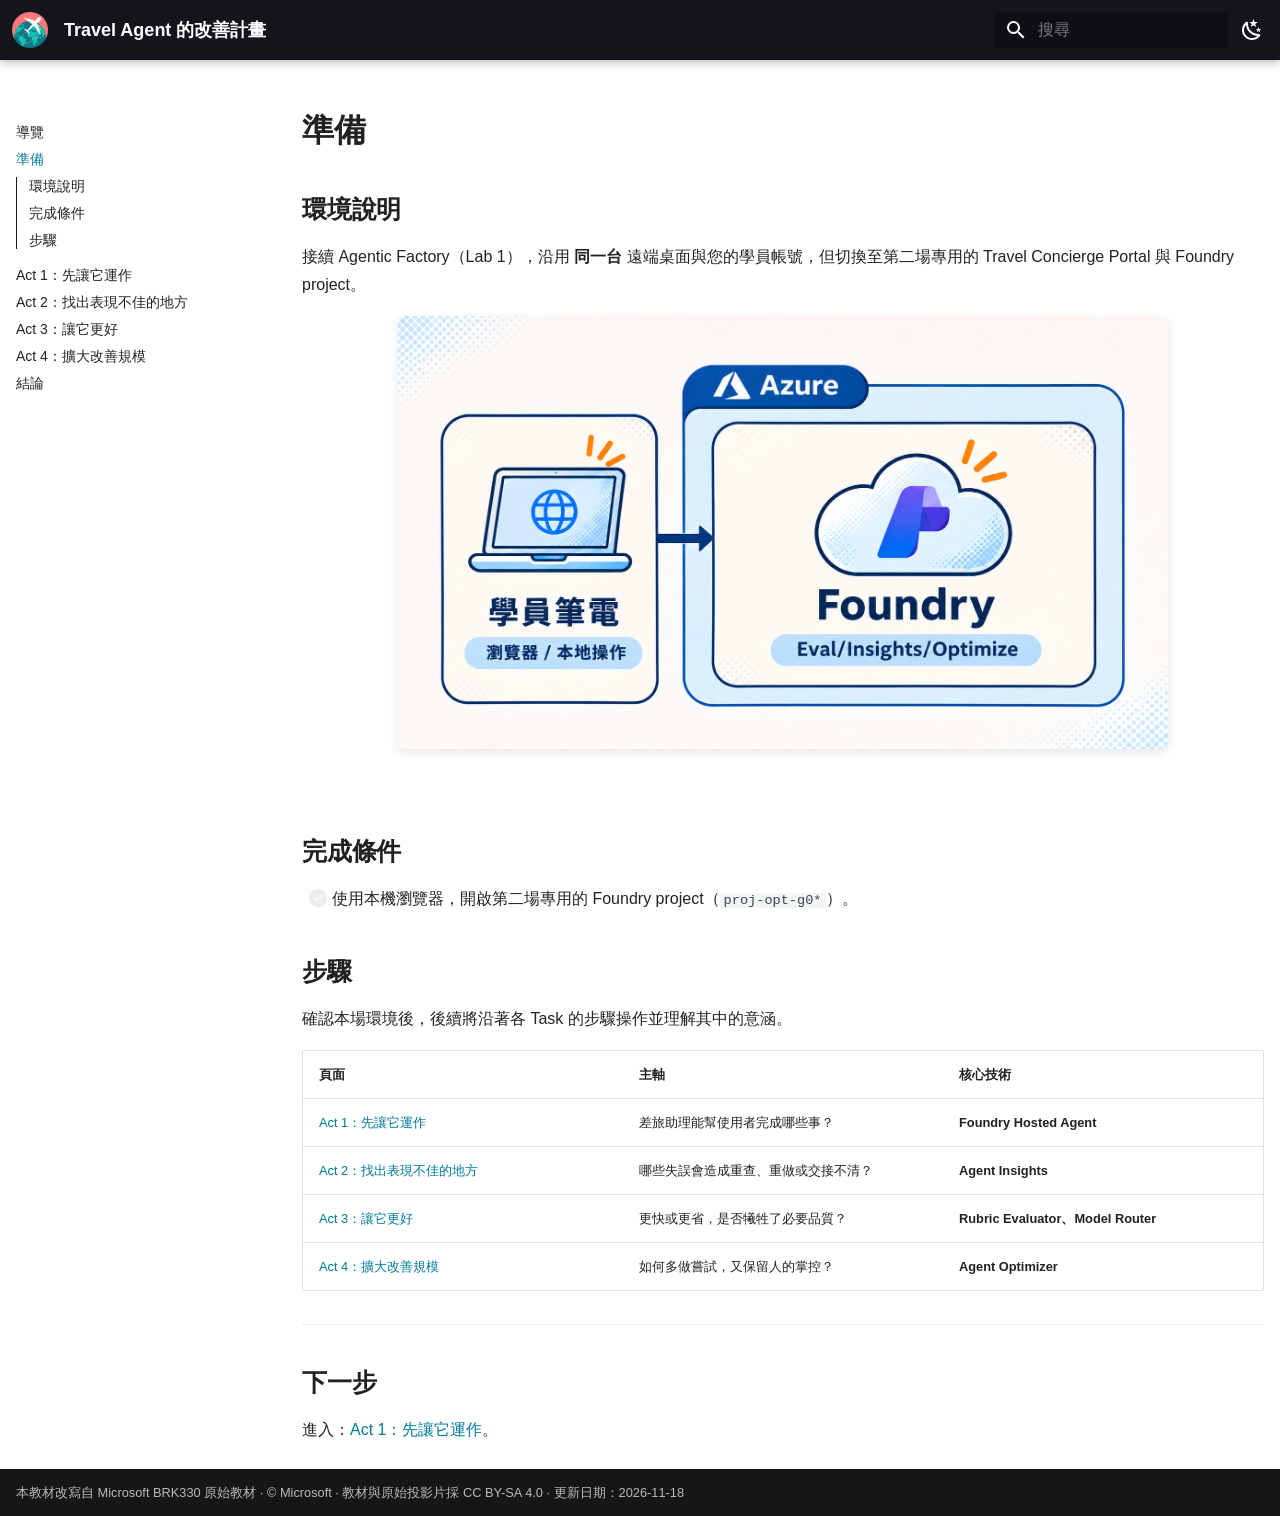
<file: getting-started/index.html>
<!DOCTYPE html><html lang="zh-TW" class="no-js"><head>
    
      <meta charset="utf-8">
      <meta name="viewport" content="width=device-width,initial-scale=1">
      
        <meta name="description" content="使用 Microsoft Foundry 與 GitHub Copilot，走過觀察、衡量、單步改善與人工決策的四幕旅程。">
      
      
      
        <link rel="canonical" href="https://ownway22.github.io/workshop-agent-optimization-pages/getting-started/">
      
      
        <link rel="prev" href="..">
      
      
        <link rel="next" href="../act-1/">
      
      
        
      
      
      <link rel="icon" href="../assets/images/travel.png">
      <meta name="generator" content="mkdocs-1.6.1, mkdocs-material-9.8.1">
    
    
      
        <title>準備 - Travel Agent 的改善計畫</title>
      
    
    
      <link rel="stylesheet" href="../assets/stylesheets/main.57a0d79d.min.css">
      
        
        <link rel="stylesheet" href="../assets/stylesheets/palette.fb2fffe2.min.css">
      
      


    
    
      
    
    
      
    
    
      <link rel="stylesheet" href="../assets/stylesheets/extra.css">
    
      <link rel="stylesheet" href="../assets/stylesheets/core-technologies-table.css">
    
    <script>__md_scope=new URL("..",location),__md_hash=e=>[...e].reduce(((e,_)=>(e<<5)-e+_.charCodeAt(0)),0),__md_get=(e,_=localStorage,t=__md_scope)=>JSON.parse(_.getItem(t.pathname+"."+e)),__md_set=(e,_,t=localStorage,a=__md_scope)=>{try{t.setItem(a.pathname+"."+e,JSON.stringify(_))}catch(e){}}</script>
    
      

    
    
  <link href="../assets/stylesheets/glightbox.min.css" rel="stylesheet"><script src="../assets/javascripts/glightbox.min.js"></script><style id="glightbox-style">
            html.glightbox-open { overflow: initial; height: 100%; }
            .gslide-title { margin-top: 0px; user-select: text; }
            .gslide-desc { color: #666; user-select: text; }
            .gslide-image img { background: white; }
            .gscrollbar-fixer { padding-right: 15px; }
            .gdesc-inner { font-size: 0.75rem; }
            body[data-md-color-scheme="slate"] .gdesc-inner { background: var(--md-default-bg-color); }
            body[data-md-color-scheme="slate"] .gslide-title { color: var(--md-default-fg-color); }
            body[data-md-color-scheme="slate"] .gslide-desc { color: var(--md-default-fg-color); }
        </style></head>
  
  
    
    
      
    
    
    
    
    <body dir="ltr" data-md-color-scheme="default" data-md-color-primary="black" data-md-color-accent="cyan">
  
    
    <input class="md-toggle" data-md-toggle="drawer" type="checkbox" id="__drawer" autocomplete="off">
    <input class="md-toggle" data-md-toggle="search" type="checkbox" id="__search" autocomplete="off">
    <label class="md-overlay" for="__drawer"></label>
    <div data-md-component="skip">
      
        
        <a href="#課前準備" class="md-skip">
          跳轉到
        </a>
      
    </div>
    <div data-md-component="announce">
      
    </div>
    
    
      

  

<header class="md-header md-header--shadow" data-md-component="header">
  <nav class="md-header__inner md-grid" aria-label="頁首">
    <a href=".." title="Travel Agent 的改善計畫" class="md-header__button md-logo" aria-label="Travel Agent 的改善計畫" data-md-component="logo">
      
  <img src="../assets/images/travel.png" alt="logo" width="512" height="512" class="no-lightbox off-glb">

    </a>
    <label class="md-header__button md-icon" for="__drawer">
      
      <svg xmlns="http://www.w3.org/2000/svg" viewBox="0 0 24 24"><path d="M3 6h18v2H3zm0 5h18v2H3zm0 5h18v2H3z"></path></svg>
    </label>
    <div class="md-header__title" data-md-component="header-title">
      <div class="md-header__ellipsis">
        <div class="md-header__topic">
          <span class="md-ellipsis">
            Travel Agent 的改善計畫
          </span>
        </div>
        <div class="md-header__topic" data-md-component="header-topic">
          <span class="md-ellipsis">
            
              準備
            
          </span>
        </div>
      </div>
    </div>
    
      
        <form class="md-header__option" data-md-component="palette">
  
    
    
    
    <input class="md-option" data-md-color-media="" data-md-color-scheme="default" data-md-color-primary="black" data-md-color-accent="cyan" aria-label="切換深色模式" type="radio" name="__palette" id="__palette_0">
    
      <label class="md-header__button md-icon" title="切換深色模式" for="__palette_1" hidden="">
        <svg xmlns="http://www.w3.org/2000/svg" viewBox="0 0 24 24"><path d="m17.75 4.09-2.53 1.94.91 3.06-2.63-1.81-2.63 1.81.91-3.06-2.53-1.94L12.44 4l1.06-3 1.06 3zm3.5 6.91-1.64 1.25.59 1.98-1.7-1.17-1.7 1.17.59-1.98L15.75 11l2.06-.05L18.5 9l.69 1.95zm-2.28 4.95c.83-.08 1.72 1.1 1.19 1.85-.32.45-.66.87-1.08 1.27C15.17 23 8.84 23 4.94 19.07c-3.91-3.9-3.91-10.24 0-14.14.4-.4.82-.76 1.27-1.08.75-.53 1.93.36 1.85 1.19-.27 2.86.69 5.83 2.89 8.02a9.96 9.96 0 0 0 8.02 2.89m-1.64 2.02a12.08 12.08 0 0 1-7.8-3.47c-2.17-2.19-3.33-5-3.49-7.82-2.81 3.14-2.7 7.96.31 10.98 3.02 3.01 7.84 3.12 10.98.31"></path></svg>
      </label>
    
  
    
    
    
    <input class="md-option" data-md-color-media="" data-md-color-scheme="slate" data-md-color-primary="black" data-md-color-accent="cyan" aria-label="切換淺色模式" type="radio" name="__palette" id="__palette_1">
    
      <label class="md-header__button md-icon" title="切換淺色模式" for="__palette_0" hidden="">
        <svg xmlns="http://www.w3.org/2000/svg" viewBox="0 0 24 24"><path d="M12 7a5 5 0 0 1 5 5 5 5 0 0 1-5 5 5 5 0 0 1-5-5 5 5 0 0 1 5-5m0 2a3 3 0 0 0-3 3 3 3 0 0 0 3 3 3 3 0 0 0 3-3 3 3 0 0 0-3-3m0-7 2.39 3.42C13.65 5.15 12.84 5 12 5s-1.65.15-2.39.42zM3.34 7l4.16-.35A7.2 7.2 0 0 0 5.94 8.5c-.44.74-.69 1.5-.83 2.29zm.02 10 1.76-3.77a7.131 7.131 0 0 0 2.38 4.14zM20.65 7l-1.77 3.79a7.02 7.02 0 0 0-2.38-4.15zm-.01 10-4.14.36c.59-.51 1.12-1.14 1.54-1.86.42-.73.69-1.5.83-2.29zM12 22l-2.41-3.44c.74.27 1.55.44 2.41.44.82 0 1.63-.17 2.37-.44z"></path></svg>
      </label>
    
  
</form>
      
    
    
      <script>var palette=__md_get("__palette");if(palette&&palette.color){if("(prefers-color-scheme)"===palette.color.media){var media=matchMedia("(prefers-color-scheme: light)"),input=document.querySelector(media.matches?"[data-md-color-media='(prefers-color-scheme: light)']":"[data-md-color-media='(prefers-color-scheme: dark)']");palette.color.media=input.getAttribute("data-md-color-media"),palette.color.scheme=input.getAttribute("data-md-color-scheme"),palette.color.primary=input.getAttribute("data-md-color-primary"),palette.color.accent=input.getAttribute("data-md-color-accent")}for(var[key,value]of Object.entries(palette.color))document.body.setAttribute("data-md-color-"+key,value)}</script>
    
    
    
      
      
        <label class="md-header__button md-icon" for="__search">
          
          <svg xmlns="http://www.w3.org/2000/svg" viewBox="0 0 24 24"><path d="M9.5 3A6.5 6.5 0 0 1 16 9.5c0 1.61-.59 3.09-1.56 4.23l.27.27h.79l5 5-1.5 1.5-5-5v-.79l-.27-.27A6.52 6.52 0 0 1 9.5 16 6.5 6.5 0 0 1 3 9.5 6.5 6.5 0 0 1 9.5 3m0 2C7 5 5 7 5 9.5S7 14 9.5 14 14 12 14 9.5 12 5 9.5 5"></path></svg>
        </label>
        <div class="md-search" data-md-component="search" role="dialog">
  <label class="md-search__overlay" for="__search"></label>
  <div class="md-search__inner" role="search">
    <form class="md-search__form" name="search">
      <input type="text" class="md-search__input" name="query" aria-label="搜尋" placeholder="搜尋" autocapitalize="off" autocorrect="off" autocomplete="off" spellcheck="false" data-md-component="search-query" required="">
      <label class="md-search__icon md-icon" for="__search">
        
        <svg xmlns="http://www.w3.org/2000/svg" viewBox="0 0 24 24"><path d="M9.5 3A6.5 6.5 0 0 1 16 9.5c0 1.61-.59 3.09-1.56 4.23l.27.27h.79l5 5-1.5 1.5-5-5v-.79l-.27-.27A6.52 6.52 0 0 1 9.5 16 6.5 6.5 0 0 1 3 9.5 6.5 6.5 0 0 1 9.5 3m0 2C7 5 5 7 5 9.5S7 14 9.5 14 14 12 14 9.5 12 5 9.5 5"></path></svg>
        
        <svg xmlns="http://www.w3.org/2000/svg" viewBox="0 0 24 24"><path d="M20 11v2H8l5.5 5.5-1.42 1.42L4.16 12l7.92-7.92L13.5 5.5 8 11z"></path></svg>
      </label>
      <nav class="md-search__options" aria-label="搜尋">
        
        <button type="reset" class="md-search__icon md-icon" title="清除" aria-label="清除" tabindex="-1">
          
          <svg xmlns="http://www.w3.org/2000/svg" viewBox="0 0 24 24"><path d="M19 6.41 17.59 5 12 10.59 6.41 5 5 6.41 10.59 12 5 17.59 6.41 19 12 13.41 17.59 19 19 17.59 13.41 12z"></path></svg>
        </button>
      </nav>
      
        <div class="md-search__suggest" data-md-component="search-suggest"></div>
      
    </form>
    <div class="md-search__output">
      <div class="md-search__scrollwrap" tabindex="0" data-md-scrollfix="">
        <div class="md-search-result" data-md-component="search-result">
          <div class="md-search-result__meta">
            正在初始化搜尋引擎
          </div>
          <ol class="md-search-result__list" role="presentation"></ol>
        </div>
      </div>
    </div>
  </div>
</div>
      
    
    
  </nav>
  
</header>
    
    <div class="md-container" data-md-component="container">
      
      
        
          
        
      
      <main class="md-main" data-md-component="main">
        <div class="md-main__inner md-grid">
          
            
              
              <div class="md-sidebar md-sidebar--primary" data-md-component="sidebar" data-md-type="navigation">
                <div class="md-sidebar__scrollwrap">
                  <div class="md-sidebar__inner">
                    



  

<nav class="md-nav md-nav--primary md-nav--integrated" aria-label="導覽列" data-md-level="0">
  <label class="md-nav__title" for="__drawer">
    <a href=".." title="Travel Agent 的改善計畫" class="md-nav__button md-logo" aria-label="Travel Agent 的改善計畫" data-md-component="logo">
      
  <img src="../assets/images/travel.png" alt="logo" width="512" height="512" class="no-lightbox off-glb">

    </a>
    Travel Agent 的改善計畫
  </label>
  
  <ul class="md-nav__list" data-md-scrollfix="">
    
      
      
  
  
  
  
    <li class="md-nav__item">
      <a href=".." class="md-nav__link">
        
  
  
  <span class="md-ellipsis">
    
  
    導覽
  

    
  </span>
  
  

      </a>
    </li>
  

    
      
      
  
  
    
  
  
  
    <li class="md-nav__item md-nav__item--active">
      
      <input class="md-nav__toggle md-toggle" type="checkbox" id="__toc">
      
      
        
      
      
        <label class="md-nav__link md-nav__link--active" for="__toc">
          
  
  
  <span class="md-ellipsis">
    
  
    準備
  

    
  </span>
  
  

          <span class="md-nav__icon md-icon"></span>
        </label>
      
      <a href="./" class="md-nav__link md-nav__link--active">
        
  
  
  <span class="md-ellipsis">
    
  
    準備
  

    
  </span>
  
  

      </a>
      
        

  

<nav class="md-nav md-nav--secondary" aria-label="本頁目錄">
  
  
  
    
  
  
    <label class="md-nav__title" for="__toc">
      <span class="md-nav__icon md-icon"></span>
      本頁目錄
    </label>
    <ul class="md-nav__list" data-md-component="toc" data-md-scrollfix="">
      
        <li class="md-nav__item">
  <a href="#環境說明" class="md-nav__link">
    <span class="md-ellipsis">
      
        環境說明
      
    </span>
  </a>
  
</li>
      
        <li class="md-nav__item">
  <a href="#完成條件" class="md-nav__link">
    <span class="md-ellipsis">
      
        完成條件
      
    </span>
  </a>
  
</li>
      
        <li class="md-nav__item">
  <a href="#步驟" class="md-nav__link">
    <span class="md-ellipsis">
      
        步驟
      
    </span>
  </a>
  
</li>
      
        <li class="md-nav__item">
  <a href="#next" class="md-nav__link">
    <span class="md-ellipsis">
      
        下一步
      
    </span>
  </a>
  
</li>
      
    </ul>
  
</nav>
      
    </li>
  

    
      
      
  
  
  
  
    <li class="md-nav__item">
      <a href="../act-1/" class="md-nav__link">
        
  
  
  <span class="md-ellipsis">
    
  
    Act 1：先讓它運作
  

    
  </span>
  
  

      </a>
    </li>
  

    
      
      
  
  
  
  
    <li class="md-nav__item">
      <a href="../act-2/" class="md-nav__link">
        
  
  
  <span class="md-ellipsis">
    
  
    Act 2：找出表現不佳的地方
  

    
  </span>
  
  

      </a>
    </li>
  

    
      
      
  
  
  
  
    <li class="md-nav__item">
      <a href="../act-3/" class="md-nav__link">
        
  
  
  <span class="md-ellipsis">
    
  
    Act 3：讓它更好
  

    
  </span>
  
  

      </a>
    </li>
  

    
      
      
  
  
  
  
    <li class="md-nav__item">
      <a href="../act-4/" class="md-nav__link">
        
  
  
  <span class="md-ellipsis">
    
  
    Act 4：擴大改善規模
  

    
  </span>
  
  

      </a>
    </li>
  

    
      
      
  
  
  
  
    <li class="md-nav__item">
      <a href="../reference/review-and-conclusion/" class="md-nav__link">
        
  
  
  <span class="md-ellipsis">
    
  
    結論
  

    
  </span>
  
  

      </a>
    </li>
  

    
  </ul>
</nav>
                  </div>
                </div>
              </div>
            
            
          
          
            <div class="md-content" data-md-component="content">
              
              <article class="md-content__inner md-typeset">
                
                  



<h1 id="課前準備">準備<a class="headerlink" href="#課前準備" title="Permanent link">¶</a></h1>
<h2 id="環境說明">環境說明<a class="headerlink" href="#環境說明" title="Permanent link">¶</a></h2>
<p>接續 Agentic Factory（Lab 1），沿用 <strong>同一台</strong> 遠端桌面與您的學員帳號，但切換至第二場專用的 Travel Concierge Portal 與 Foundry project。</p>
<p><a class="glightbox" data-type="image" data-width="auto" data-height="auto" href="../assets/images/workshop-env-architecture.png" data-title="Workshop 環境架構示意：學員透過筆電與遠端桌面操作 Microsoft Foundry" data-desc-position="bottom"><img alt="Workshop 環境架構示意：學員透過筆電與遠端桌面操作 Microsoft Foundry" class="workshop-architecture" decoding="async" height="941" loading="lazy" src="../assets/images/workshop-env-architecture.png" width="1672"></a></p>
<p><br></p>
<p><span id="readiness"></span></p>
<h2 id="完成條件">完成條件<a class="headerlink" href="#完成條件" title="Permanent link">¶</a></h2>
<ul class="task-list">
<li class="task-list-item"><label class="task-list-control"><input type="checkbox" disabled=""><span class="task-list-indicator"></span></label> 使用本機瀏覽器，開啟第二場專用的 Foundry project（<code>proj-opt-g0*</code>）。</li>
</ul>
<h2 id="步驟">步驟<a class="headerlink" href="#步驟" title="Permanent link">¶</a></h2>
<p>確認本場環境後，後續將沿著各 Task 的步驟操作並理解其中的意涵。</p>
<div class="equal-three-col-table">
<table>
<thead>
<tr>
<th>頁面</th>
<th>主軸</th>
<th>核心技術</th>
</tr>
</thead>
<tbody>
<tr>
<td><a href="../act-1/">Act 1：先讓它運作</a></td>
<td>差旅助理能幫使用者完成哪些事？</td>
<td><strong>Foundry Hosted Agent</strong></td>
</tr>
<tr>
<td><a href="../act-2/">Act 2：找出表現不佳的地方</a></td>
<td>哪些失誤會造成重查、重做或交接不清？</td>
<td><strong>Agent Insights</strong></td>
</tr>
<tr>
<td><a href="../act-3/">Act 3：讓它更好</a></td>
<td>更快或更省，是否犧牲了必要品質？</td>
<td><strong>Rubric Evaluator、Model Router</strong></td>
</tr>
<tr>
<td><a href="../act-4/">Act 4：擴大改善規模</a></td>
<td>如何多做嘗試，又保留人的掌控？</td>
<td><strong>Agent Optimizer</strong></td>
</tr>
</tbody>
</table>
<hr>
<h2 id="next">下一步<a class="headerlink" href="#next" title="Permanent link">¶</a></h2>
<p>進入：<a href="../act-1/">Act 1：先讓它運作</a>。</p>
</div>












                
              </article>
            </div>
          
          
<script>var target=document.getElementById(location.hash.slice(1));target&&target.name&&(target.checked=target.name.startsWith("__tabbed_"))</script>
        </div>
        
          <button type="button" class="md-top md-icon" data-md-component="top" hidden="">
  
  <svg xmlns="http://www.w3.org/2000/svg" viewBox="0 0 24 24"><path d="M13 20h-2V8l-5.5 5.5-1.42-1.42L12 4.16l7.92 7.92-1.42 1.42L13 8z"></path></svg>
  回到頂端
</button>
        
      </main>
      
        <footer class="md-footer">
  
  <div class="md-footer-meta md-typeset">
    <div class="md-footer-meta__inner md-grid">
      <div class="md-copyright">
  
    <div class="md-copyright__highlight">
      本教材改寫自 <a href="https://github.com/microsoft/frontiertour27-BRK330-optimize-agents-with-microsoft-foundry-github-copilot">Microsoft BRK330 原始教材</a> · © Microsoft · 教材與原始投影片採 <a href="https://github.com/microsoft/frontiertour27-BRK330-optimize-agents-with-microsoft-foundry-github-copilot/blob/main/LICENSE-DOCS">CC BY-SA 4.0</a> · 更新日期：2026-11-18
    </div>
  
  
</div>
      
    </div>
  </div>
</footer>
      
    </div>
    <div class="md-dialog" data-md-component="dialog">
      <div class="md-dialog__inner md-typeset"></div>
    </div>
    
    
    
      
      
      <script id="__config" type="application/json">{"annotate": null, "base": "..", "features": ["navigation.top", "toc.follow", "toc.integrate", "search.highlight", "search.suggest", "content.code.copy"], "search": "../assets/javascripts/workers/search.a7633da7.min.js", "tags": null, "translations": {"clipboard.copied": "\u5df2\u8907\u88fd", "clipboard.copy": "\u8907\u88fd", "search.result.more.one": "\u6b64\u9801\u5c1a\u6709 1 \u500b\u7b26\u5408\u7684\u9805\u76ee", "search.result.more.other": "\u6b64\u9801\u5c1a\u6709 # \u500b\u7b26\u5408\u7684\u9805\u76ee", "search.result.none": "\u6c92\u6709\u7b26\u5408\u7684\u9805\u76ee", "search.result.one": "\u627e\u5230 1 \u500b\u7b26\u5408\u7684\u9805\u76ee", "search.result.other": "\u627e\u5230 # \u500b\u7b26\u5408\u7684\u9805\u76ee", "search.result.placeholder": "\u6253\u5b57\u9032\u884c\u641c\u5c0b", "search.result.term.missing": "\u7f3a\u5c11\u5b57\u8a5e", "select.version": "\u9078\u64c7\u7248\u672c"}, "version": null}</script>
    
    
      <script src="../assets/javascripts/bundle.a5f9d56c.min.js"></script>
      
        <script src="../assets/javascripts/standard-1.js"></script>
      
    
  
<script id="init-glightbox">const lightbox = GLightbox({"touchNavigation": true, "loop": false, "zoomable": true, "draggable": true, "openEffect": "zoom", "closeEffect": "zoom", "slideEffect": "slide"});
document$.subscribe(()=>{ lightbox.reload(); });
</script></body></html>
</file>
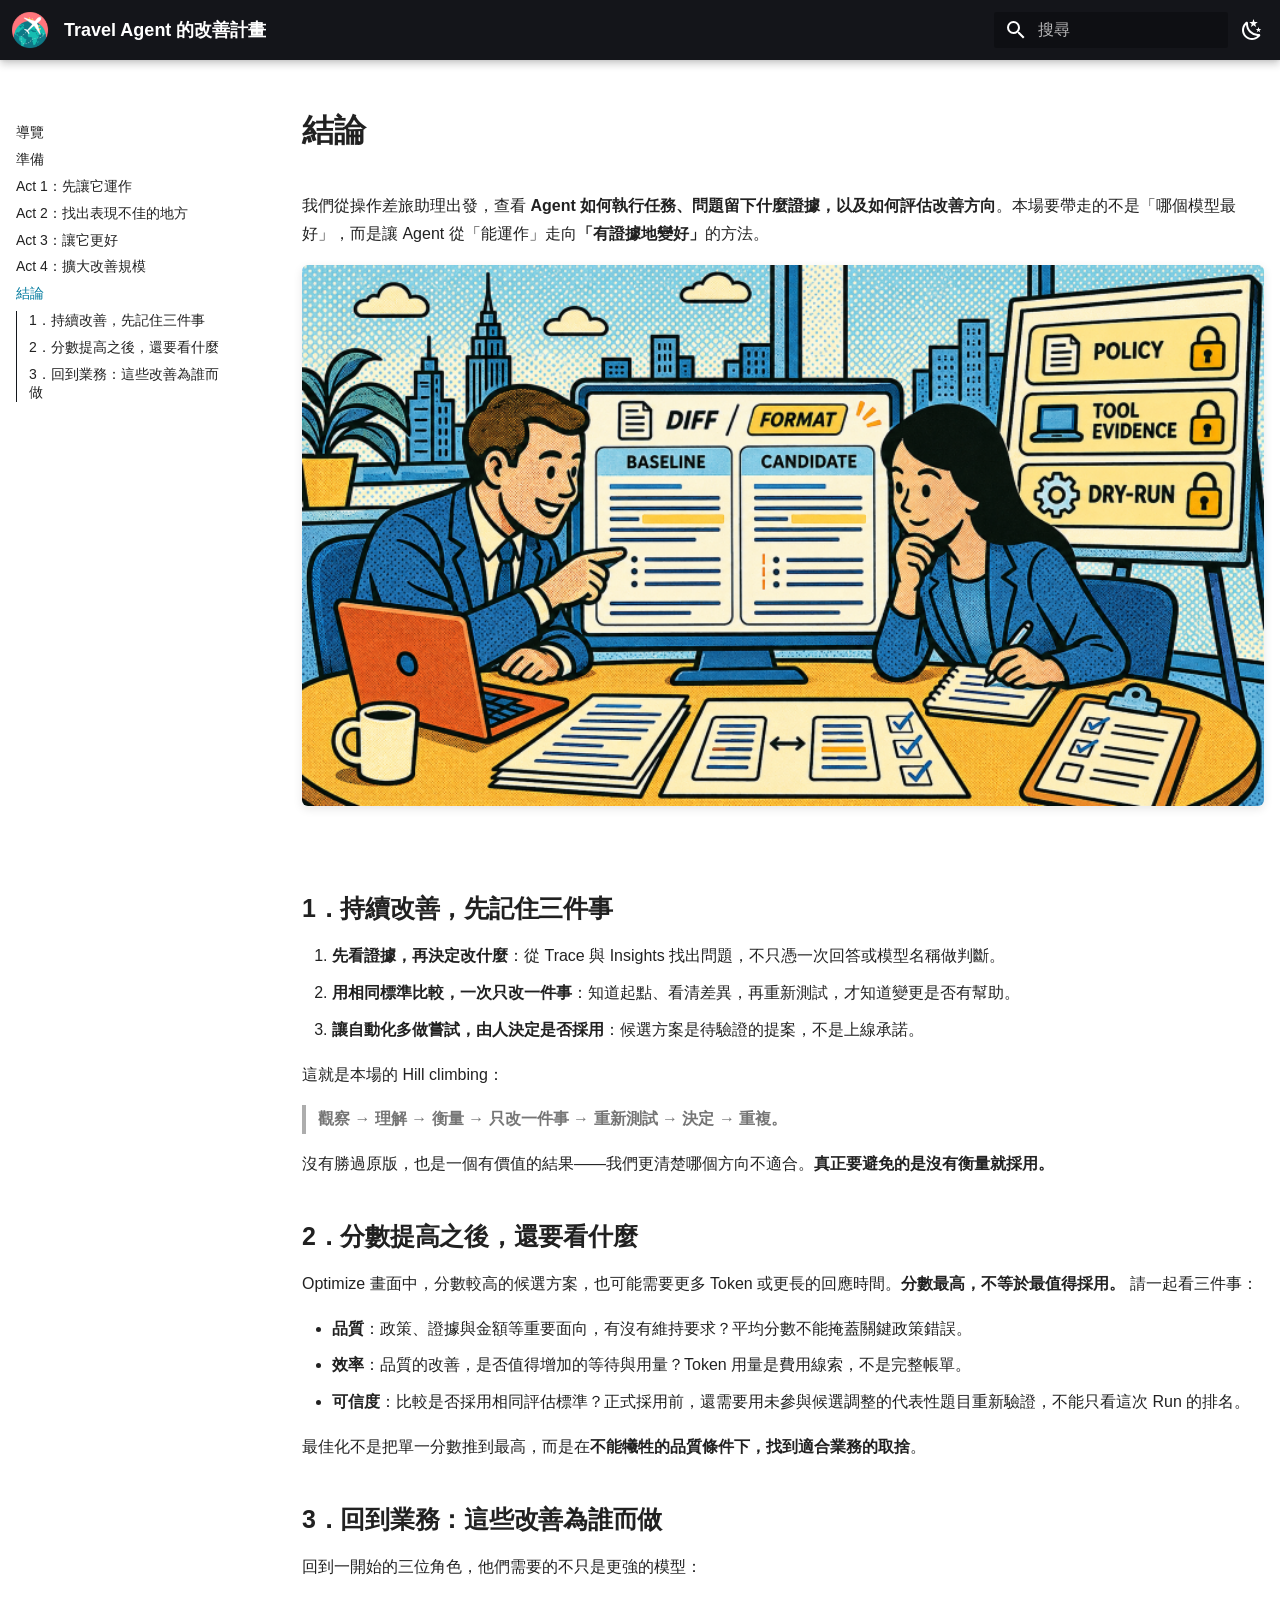
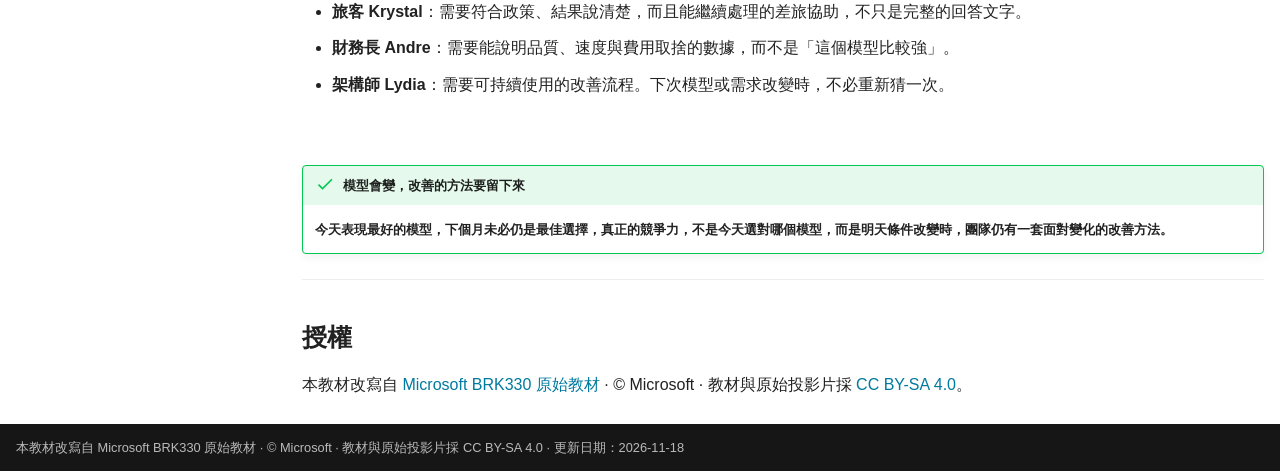
<file: reference/review-and-conclusion/index.html>
<!DOCTYPE html><html lang="zh-TW" class="no-js"><head>
    
      <meta charset="utf-8">
      <meta name="viewport" content="width=device-width,initial-scale=1">
      
        <meta name="description" content="使用 Microsoft Foundry 與 GitHub Copilot，走過觀察、衡量、單步改善與人工決策的四幕旅程。">
      
      
      
        <link rel="canonical" href="https://ownway22.github.io/workshop-agent-optimization-pages/reference/review-and-conclusion/">
      
      
        <link rel="prev" href="../../act-4/">
      
      
      
        
      
      
      <link rel="icon" href="../../assets/images/travel.png">
      <meta name="generator" content="mkdocs-1.6.1, mkdocs-material-9.8.1">
    
    
      
        <title>結論 - Travel Agent 的改善計畫</title>
      
    
    
      <link rel="stylesheet" href="../../assets/stylesheets/main.57a0d79d.min.css">
      
        
        <link rel="stylesheet" href="../../assets/stylesheets/palette.fb2fffe2.min.css">
      
      


    
    
      
    
    
      
    
    
      <link rel="stylesheet" href="../../assets/stylesheets/extra.css">
    
      <link rel="stylesheet" href="../../assets/stylesheets/core-technologies-table.css">
    
    <script>__md_scope=new URL("../..",location),__md_hash=e=>[...e].reduce(((e,_)=>(e<<5)-e+_.charCodeAt(0)),0),__md_get=(e,_=localStorage,t=__md_scope)=>JSON.parse(_.getItem(t.pathname+"."+e)),__md_set=(e,_,t=localStorage,a=__md_scope)=>{try{t.setItem(a.pathname+"."+e,JSON.stringify(_))}catch(e){}}</script>
    
      

    
    
  <link href="../../assets/stylesheets/glightbox.min.css" rel="stylesheet"><script src="../../assets/javascripts/glightbox.min.js"></script><style id="glightbox-style">
            html.glightbox-open { overflow: initial; height: 100%; }
            .gslide-title { margin-top: 0px; user-select: text; }
            .gslide-desc { color: #666; user-select: text; }
            .gslide-image img { background: white; }
            .gscrollbar-fixer { padding-right: 15px; }
            .gdesc-inner { font-size: 0.75rem; }
            body[data-md-color-scheme="slate"] .gdesc-inner { background: var(--md-default-bg-color); }
            body[data-md-color-scheme="slate"] .gslide-title { color: var(--md-default-fg-color); }
            body[data-md-color-scheme="slate"] .gslide-desc { color: var(--md-default-fg-color); }
        </style></head>
  
  
    
    
      
    
    
    
    
    <body dir="ltr" data-md-color-scheme="default" data-md-color-primary="black" data-md-color-accent="cyan">
  
    
    <input class="md-toggle" data-md-toggle="drawer" type="checkbox" id="__drawer" autocomplete="off">
    <input class="md-toggle" data-md-toggle="search" type="checkbox" id="__search" autocomplete="off">
    <label class="md-overlay" for="__drawer"></label>
    <div data-md-component="skip">
      
        
        <a href="#回顧與結論" class="md-skip">
          跳轉到
        </a>
      
    </div>
    <div data-md-component="announce">
      
    </div>
    
    
      

  

<header class="md-header md-header--shadow" data-md-component="header">
  <nav class="md-header__inner md-grid" aria-label="頁首">
    <a href="../.." title="Travel Agent 的改善計畫" class="md-header__button md-logo" aria-label="Travel Agent 的改善計畫" data-md-component="logo">
      
  <img src="../../assets/images/travel.png" alt="logo" width="512" height="512" class="no-lightbox off-glb">

    </a>
    <label class="md-header__button md-icon" for="__drawer">
      
      <svg xmlns="http://www.w3.org/2000/svg" viewBox="0 0 24 24"><path d="M3 6h18v2H3zm0 5h18v2H3zm0 5h18v2H3z"></path></svg>
    </label>
    <div class="md-header__title" data-md-component="header-title">
      <div class="md-header__ellipsis">
        <div class="md-header__topic">
          <span class="md-ellipsis">
            Travel Agent 的改善計畫
          </span>
        </div>
        <div class="md-header__topic" data-md-component="header-topic">
          <span class="md-ellipsis">
            
              結論
            
          </span>
        </div>
      </div>
    </div>
    
      
        <form class="md-header__option" data-md-component="palette">
  
    
    
    
    <input class="md-option" data-md-color-media="" data-md-color-scheme="default" data-md-color-primary="black" data-md-color-accent="cyan" aria-label="切換深色模式" type="radio" name="__palette" id="__palette_0">
    
      <label class="md-header__button md-icon" title="切換深色模式" for="__palette_1" hidden="">
        <svg xmlns="http://www.w3.org/2000/svg" viewBox="0 0 24 24"><path d="m17.75 4.09-2.53 1.94.91 3.06-2.63-1.81-2.63 1.81.91-3.06-2.53-1.94L12.44 4l1.06-3 1.06 3zm3.5 6.91-1.64 1.25.59 1.98-1.7-1.17-1.7 1.17.59-1.98L15.75 11l2.06-.05L18.5 9l.69 1.95zm-2.28 4.95c.83-.08 1.72 1.1 1.19 1.85-.32.45-.66.87-1.08 1.27C15.17 23 8.84 23 4.94 19.07c-3.91-3.9-3.91-10.24 0-14.14.4-.4.82-.76 1.27-1.08.75-.53 1.93.36 1.85 1.19-.27 2.86.69 5.83 2.89 8.02a9.96 9.96 0 0 0 8.02 2.89m-1.64 2.02a12.08 12.08 0 0 1-7.8-3.47c-2.17-2.19-3.33-5-3.49-7.82-2.81 3.14-2.7 7.96.31 10.98 3.02 3.01 7.84 3.12 10.98.31"></path></svg>
      </label>
    
  
    
    
    
    <input class="md-option" data-md-color-media="" data-md-color-scheme="slate" data-md-color-primary="black" data-md-color-accent="cyan" aria-label="切換淺色模式" type="radio" name="__palette" id="__palette_1">
    
      <label class="md-header__button md-icon" title="切換淺色模式" for="__palette_0" hidden="">
        <svg xmlns="http://www.w3.org/2000/svg" viewBox="0 0 24 24"><path d="M12 7a5 5 0 0 1 5 5 5 5 0 0 1-5 5 5 5 0 0 1-5-5 5 5 0 0 1 5-5m0 2a3 3 0 0 0-3 3 3 3 0 0 0 3 3 3 3 0 0 0 3-3 3 3 0 0 0-3-3m0-7 2.39 3.42C13.65 5.15 12.84 5 12 5s-1.65.15-2.39.42zM3.34 7l4.16-.35A7.2 7.2 0 0 0 5.94 8.5c-.44.74-.69 1.5-.83 2.29zm.02 10 1.76-3.77a7.131 7.131 0 0 0 2.38 4.14zM20.65 7l-1.77 3.79a7.02 7.02 0 0 0-2.38-4.15zm-.01 10-4.14.36c.59-.51 1.12-1.14 1.54-1.86.42-.73.69-1.5.83-2.29zM12 22l-2.41-3.44c.74.27 1.55.44 2.41.44.82 0 1.63-.17 2.37-.44z"></path></svg>
      </label>
    
  
</form>
      
    
    
      <script>var palette=__md_get("__palette");if(palette&&palette.color){if("(prefers-color-scheme)"===palette.color.media){var media=matchMedia("(prefers-color-scheme: light)"),input=document.querySelector(media.matches?"[data-md-color-media='(prefers-color-scheme: light)']":"[data-md-color-media='(prefers-color-scheme: dark)']");palette.color.media=input.getAttribute("data-md-color-media"),palette.color.scheme=input.getAttribute("data-md-color-scheme"),palette.color.primary=input.getAttribute("data-md-color-primary"),palette.color.accent=input.getAttribute("data-md-color-accent")}for(var[key,value]of Object.entries(palette.color))document.body.setAttribute("data-md-color-"+key,value)}</script>
    
    
    
      
      
        <label class="md-header__button md-icon" for="__search">
          
          <svg xmlns="http://www.w3.org/2000/svg" viewBox="0 0 24 24"><path d="M9.5 3A6.5 6.5 0 0 1 16 9.5c0 1.61-.59 3.09-1.56 4.23l.27.27h.79l5 5-1.5 1.5-5-5v-.79l-.27-.27A6.52 6.52 0 0 1 9.5 16 6.5 6.5 0 0 1 3 9.5 6.5 6.5 0 0 1 9.5 3m0 2C7 5 5 7 5 9.5S7 14 9.5 14 14 12 14 9.5 12 5 9.5 5"></path></svg>
        </label>
        <div class="md-search" data-md-component="search" role="dialog">
  <label class="md-search__overlay" for="__search"></label>
  <div class="md-search__inner" role="search">
    <form class="md-search__form" name="search">
      <input type="text" class="md-search__input" name="query" aria-label="搜尋" placeholder="搜尋" autocapitalize="off" autocorrect="off" autocomplete="off" spellcheck="false" data-md-component="search-query" required="">
      <label class="md-search__icon md-icon" for="__search">
        
        <svg xmlns="http://www.w3.org/2000/svg" viewBox="0 0 24 24"><path d="M9.5 3A6.5 6.5 0 0 1 16 9.5c0 1.61-.59 3.09-1.56 4.23l.27.27h.79l5 5-1.5 1.5-5-5v-.79l-.27-.27A6.52 6.52 0 0 1 9.5 16 6.5 6.5 0 0 1 3 9.5 6.5 6.5 0 0 1 9.5 3m0 2C7 5 5 7 5 9.5S7 14 9.5 14 14 12 14 9.5 12 5 9.5 5"></path></svg>
        
        <svg xmlns="http://www.w3.org/2000/svg" viewBox="0 0 24 24"><path d="M20 11v2H8l5.5 5.5-1.42 1.42L4.16 12l7.92-7.92L13.5 5.5 8 11z"></path></svg>
      </label>
      <nav class="md-search__options" aria-label="搜尋">
        
        <button type="reset" class="md-search__icon md-icon" title="清除" aria-label="清除" tabindex="-1">
          
          <svg xmlns="http://www.w3.org/2000/svg" viewBox="0 0 24 24"><path d="M19 6.41 17.59 5 12 10.59 6.41 5 5 6.41 10.59 12 5 17.59 6.41 19 12 13.41 17.59 19 19 17.59 13.41 12z"></path></svg>
        </button>
      </nav>
      
        <div class="md-search__suggest" data-md-component="search-suggest"></div>
      
    </form>
    <div class="md-search__output">
      <div class="md-search__scrollwrap" tabindex="0" data-md-scrollfix="">
        <div class="md-search-result" data-md-component="search-result">
          <div class="md-search-result__meta">
            正在初始化搜尋引擎
          </div>
          <ol class="md-search-result__list" role="presentation"></ol>
        </div>
      </div>
    </div>
  </div>
</div>
      
    
    
  </nav>
  
</header>
    
    <div class="md-container" data-md-component="container">
      
      
        
          
        
      
      <main class="md-main" data-md-component="main">
        <div class="md-main__inner md-grid">
          
            
              
              <div class="md-sidebar md-sidebar--primary" data-md-component="sidebar" data-md-type="navigation">
                <div class="md-sidebar__scrollwrap">
                  <div class="md-sidebar__inner">
                    



  

<nav class="md-nav md-nav--primary md-nav--integrated" aria-label="導覽列" data-md-level="0">
  <label class="md-nav__title" for="__drawer">
    <a href="../.." title="Travel Agent 的改善計畫" class="md-nav__button md-logo" aria-label="Travel Agent 的改善計畫" data-md-component="logo">
      
  <img src="../../assets/images/travel.png" alt="logo" width="512" height="512" class="no-lightbox off-glb">

    </a>
    Travel Agent 的改善計畫
  </label>
  
  <ul class="md-nav__list" data-md-scrollfix="">
    
      
      
  
  
  
  
    <li class="md-nav__item">
      <a href="../.." class="md-nav__link">
        
  
  
  <span class="md-ellipsis">
    
  
    導覽
  

    
  </span>
  
  

      </a>
    </li>
  

    
      
      
  
  
  
  
    <li class="md-nav__item">
      <a href="../../getting-started/" class="md-nav__link">
        
  
  
  <span class="md-ellipsis">
    
  
    準備
  

    
  </span>
  
  

      </a>
    </li>
  

    
      
      
  
  
  
  
    <li class="md-nav__item">
      <a href="../../act-1/" class="md-nav__link">
        
  
  
  <span class="md-ellipsis">
    
  
    Act 1：先讓它運作
  

    
  </span>
  
  

      </a>
    </li>
  

    
      
      
  
  
  
  
    <li class="md-nav__item">
      <a href="../../act-2/" class="md-nav__link">
        
  
  
  <span class="md-ellipsis">
    
  
    Act 2：找出表現不佳的地方
  

    
  </span>
  
  

      </a>
    </li>
  

    
      
      
  
  
  
  
    <li class="md-nav__item">
      <a href="../../act-3/" class="md-nav__link">
        
  
  
  <span class="md-ellipsis">
    
  
    Act 3：讓它更好
  

    
  </span>
  
  

      </a>
    </li>
  

    
      
      
  
  
  
  
    <li class="md-nav__item">
      <a href="../../act-4/" class="md-nav__link">
        
  
  
  <span class="md-ellipsis">
    
  
    Act 4：擴大改善規模
  

    
  </span>
  
  

      </a>
    </li>
  

    
      
      
  
  
    
  
  
  
    <li class="md-nav__item md-nav__item--active">
      
      <input class="md-nav__toggle md-toggle" type="checkbox" id="__toc">
      
      
        
      
      
        <label class="md-nav__link md-nav__link--active" for="__toc">
          
  
  
  <span class="md-ellipsis">
    
  
    結論
  

    
  </span>
  
  

          <span class="md-nav__icon md-icon"></span>
        </label>
      
      <a href="./" class="md-nav__link md-nav__link--active">
        
  
  
  <span class="md-ellipsis">
    
  
    結論
  

    
  </span>
  
  

      </a>
      
        

  

<nav class="md-nav md-nav--secondary" aria-label="本頁目錄">
  
  
  
    
  
  
    <label class="md-nav__title" for="__toc">
      <span class="md-nav__icon md-icon"></span>
      本頁目錄
    </label>
    <ul class="md-nav__list" data-md-component="toc" data-md-scrollfix="">
      
        <li class="md-nav__item">
  <a href="#1持續改善先記住三件事" class="md-nav__link">
    <span class="md-ellipsis">
      
        1．持續改善，先記住三件事
      
    </span>
  </a>
  
</li>
      
        <li class="md-nav__item">
  <a href="#2分數提高之後還要看什麼" class="md-nav__link">
    <span class="md-ellipsis">
      
        2．分數提高之後，還要看什麼
      
    </span>
  </a>
  
</li>
      
        <li class="md-nav__item">
  <a href="#3回到業務這些改善為誰而做" class="md-nav__link">
    <span class="md-ellipsis">
      
        3．回到業務：這些改善為誰而做
      
    </span>
  </a>
  
</li>
      
    </ul>
  
</nav>
      
    </li>
  

    
  </ul>
</nav>
                  </div>
                </div>
              </div>
            
            
          
          
            <div class="md-content" data-md-component="content">
              
              <article class="md-content__inner md-typeset">
                
                  



<h1 id="回顧與結論">結論<a class="headerlink" href="#回顧與結論" title="Permanent link">¶</a></h1>
<p>我們從操作差旅助理出發，查看 <strong>Agent 如何執行任務、問題留下什麼證據，以及如何評估改善方向</strong>。本場要帶走的不是「哪個模型最好」，而是讓 Agent 從「能運作」走向<strong>「有證據地變好」</strong>的方法。</p>
<p><a class="glightbox" data-type="image" data-width="auto" data-height="auto" href="../../assets/images/travel-workshop-02-instructions-diff-review.png" data-title="候選方案審查情境插畫：對照基準與候選方案，核對政策與工具證據" data-desc-position="bottom"><img alt="候選方案審查情境插畫：對照基準與候選方案，核對政策與工具證據" class="travel-workshop-02-instructions-diff-review" fetchpriority="high" height="1100" loading="eager" src="../../assets/images/travel-workshop-02-instructions-diff-review.png" width="2200"></a></p>
<p><br></p>
<h2 id="1持續改善先記住三件事">1．持續改善，先記住三件事<a class="headerlink" href="#1持續改善先記住三件事" title="Permanent link">¶</a></h2>
<ol>
<li><strong>先看證據，再決定改什麼</strong>：從 Trace 與 Insights 找出問題，不只憑一次回答或模型名稱做判斷。</li>
<li><strong>用相同標準比較，一次只改一件事</strong>：知道起點、看清差異，再重新測試，才知道變更是否有幫助。</li>
<li><strong>讓自動化多做嘗試，由人決定是否採用</strong>：候選方案是待驗證的提案，不是上線承諾。</li>
</ol>
<p>這就是本場的 Hill climbing：</p>
<blockquote>
<p><strong>觀察 → 理解 → 衡量 → 只改一件事 → 重新測試 → 決定 → 重複。</strong></p>
</blockquote>
<p>沒有勝過原版，也是一個有價值的結果——我們更清楚哪個方向不適合。<strong>真正要避免的是沒有衡量就採用。</strong></p>
<h2 id="2分數提高之後還要看什麼">2．分數提高之後，還要看什麼<a class="headerlink" href="#2分數提高之後還要看什麼" title="Permanent link">¶</a></h2>
<p>Optimize 畫面中，分數較高的候選方案，也可能需要更多 Token 或更長的回應時間。<strong>分數最高，不等於最值得採用。</strong> 請一起看三件事：</p>
<ul>
<li><strong>品質</strong>：政策、證據與金額等重要面向，有沒有維持要求？平均分數不能掩蓋關鍵政策錯誤。</li>
<li><strong>效率</strong>：品質的改善，是否值得增加的等待與用量？Token 用量是費用線索，不是完整帳單。</li>
<li><strong>可信度</strong>：比較是否採用相同評估標準？正式採用前，還需要用未參與候選調整的代表性題目重新驗證，不能只看這次 Run 的排名。</li>
</ul>
<p>最佳化不是把單一分數推到最高，而是在<strong>不能犧牲的品質條件下，找到適合業務的取捨</strong>。</p>
<h2 id="3回到業務這些改善為誰而做">3．回到業務：這些改善為誰而做<a class="headerlink" href="#3回到業務這些改善為誰而做" title="Permanent link">¶</a></h2>
<p>回到一開始的三位角色，他們需要的不只是更強的模型：</p>
<ul>
<li><strong>旅客 Krystal</strong>：需要符合政策、結果說清楚，而且能繼續處理的差旅協助，不只是完整的回答文字。</li>
<li><strong>財務長 Andre</strong>：需要能說明品質、速度與費用取捨的數據，而不是「這個模型比較強」。</li>
<li><strong>架構師 Lydia</strong>：需要可持續使用的改善流程。下次模型或需求改變時，不必重新猜一次。</li>
</ul>
<p><br></p>
<div class="admonition success">
<p class="admonition-title">模型會變，改善的方法要留下來</p>
<p><strong>今天表現最好的模型，下個月未必仍是最佳選擇，真正的競爭力，不是今天選對哪個模型，而是明天條件改變時，團隊仍有一套面對變化的改善方法。</strong></p>
</div>
<hr>
<!-- Raw HTML keeps this heading out of the generated TOC. -->
<h2 id="授權">授權<a class="headerlink" href="#授權" title="Permanent link">¶</a></h2>

<p>本教材改寫自 <a href="https://github.com/microsoft/frontiertour27-BRK330-optimize-agents-with-microsoft-foundry-github-copilot">Microsoft BRK330 原始教材</a> · © Microsoft · 教材與原始投影片採 <a href="https://github.com/microsoft/frontiertour27-BRK330-optimize-agents-with-microsoft-foundry-github-copilot/blob/main/LICENSE-DOCS">CC BY-SA 4.0</a>。</p>












                
              </article>
            </div>
          
          
<script>var target=document.getElementById(location.hash.slice(1));target&&target.name&&(target.checked=target.name.startsWith("__tabbed_"))</script>
        </div>
        
          <button type="button" class="md-top md-icon" data-md-component="top" hidden="">
  
  <svg xmlns="http://www.w3.org/2000/svg" viewBox="0 0 24 24"><path d="M13 20h-2V8l-5.5 5.5-1.42-1.42L12 4.16l7.92 7.92-1.42 1.42L13 8z"></path></svg>
  回到頂端
</button>
        
      </main>
      
        <footer class="md-footer">
  
  <div class="md-footer-meta md-typeset">
    <div class="md-footer-meta__inner md-grid">
      <div class="md-copyright">
  
    <div class="md-copyright__highlight">
      本教材改寫自 <a href="https://github.com/microsoft/frontiertour27-BRK330-optimize-agents-with-microsoft-foundry-github-copilot">Microsoft BRK330 原始教材</a> · © Microsoft · 教材與原始投影片採 <a href="https://github.com/microsoft/frontiertour27-BRK330-optimize-agents-with-microsoft-foundry-github-copilot/blob/main/LICENSE-DOCS">CC BY-SA 4.0</a> · 更新日期：2026-11-18
    </div>
  
  
</div>
      
    </div>
  </div>
</footer>
      
    </div>
    <div class="md-dialog" data-md-component="dialog">
      <div class="md-dialog__inner md-typeset"></div>
    </div>
    
    
    
      
      
      <script id="__config" type="application/json">{"annotate": null, "base": "../..", "features": ["navigation.top", "toc.follow", "toc.integrate", "search.highlight", "search.suggest", "content.code.copy"], "search": "../../assets/javascripts/workers/search.a7633da7.min.js", "tags": null, "translations": {"clipboard.copied": "\u5df2\u8907\u88fd", "clipboard.copy": "\u8907\u88fd", "search.result.more.one": "\u6b64\u9801\u5c1a\u6709 1 \u500b\u7b26\u5408\u7684\u9805\u76ee", "search.result.more.other": "\u6b64\u9801\u5c1a\u6709 # \u500b\u7b26\u5408\u7684\u9805\u76ee", "search.result.none": "\u6c92\u6709\u7b26\u5408\u7684\u9805\u76ee", "search.result.one": "\u627e\u5230 1 \u500b\u7b26\u5408\u7684\u9805\u76ee", "search.result.other": "\u627e\u5230 # \u500b\u7b26\u5408\u7684\u9805\u76ee", "search.result.placeholder": "\u6253\u5b57\u9032\u884c\u641c\u5c0b", "search.result.term.missing": "\u7f3a\u5c11\u5b57\u8a5e", "select.version": "\u9078\u64c7\u7248\u672c"}, "version": null}</script>
    
    
      <script src="../../assets/javascripts/bundle.a5f9d56c.min.js"></script>
      
        <script src="../../assets/javascripts/standard-1.js"></script>
      
    
  
<script id="init-glightbox">const lightbox = GLightbox({"touchNavigation": true, "loop": false, "zoomable": true, "draggable": true, "openEffect": "zoom", "closeEffect": "zoom", "slideEffect": "slide"});
document$.subscribe(()=>{ lightbox.reload(); });
</script></body></html>
</file>
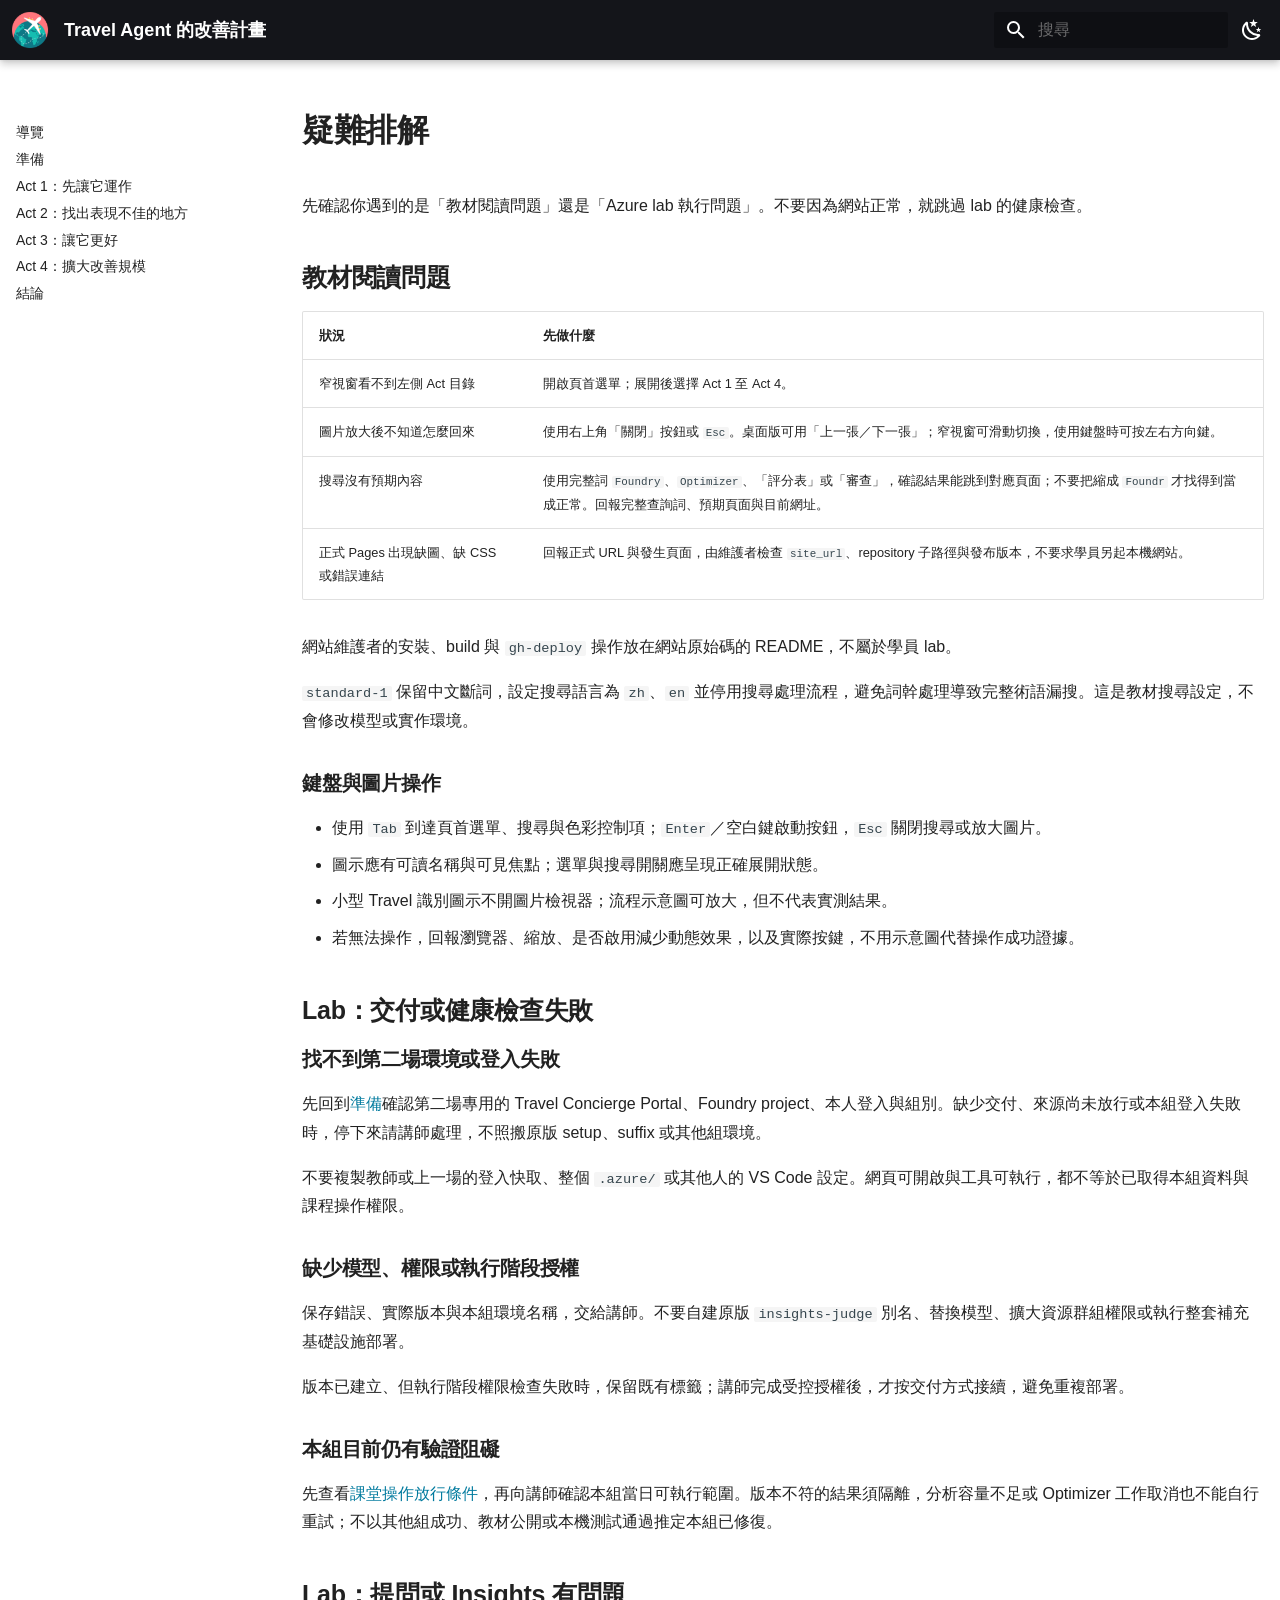
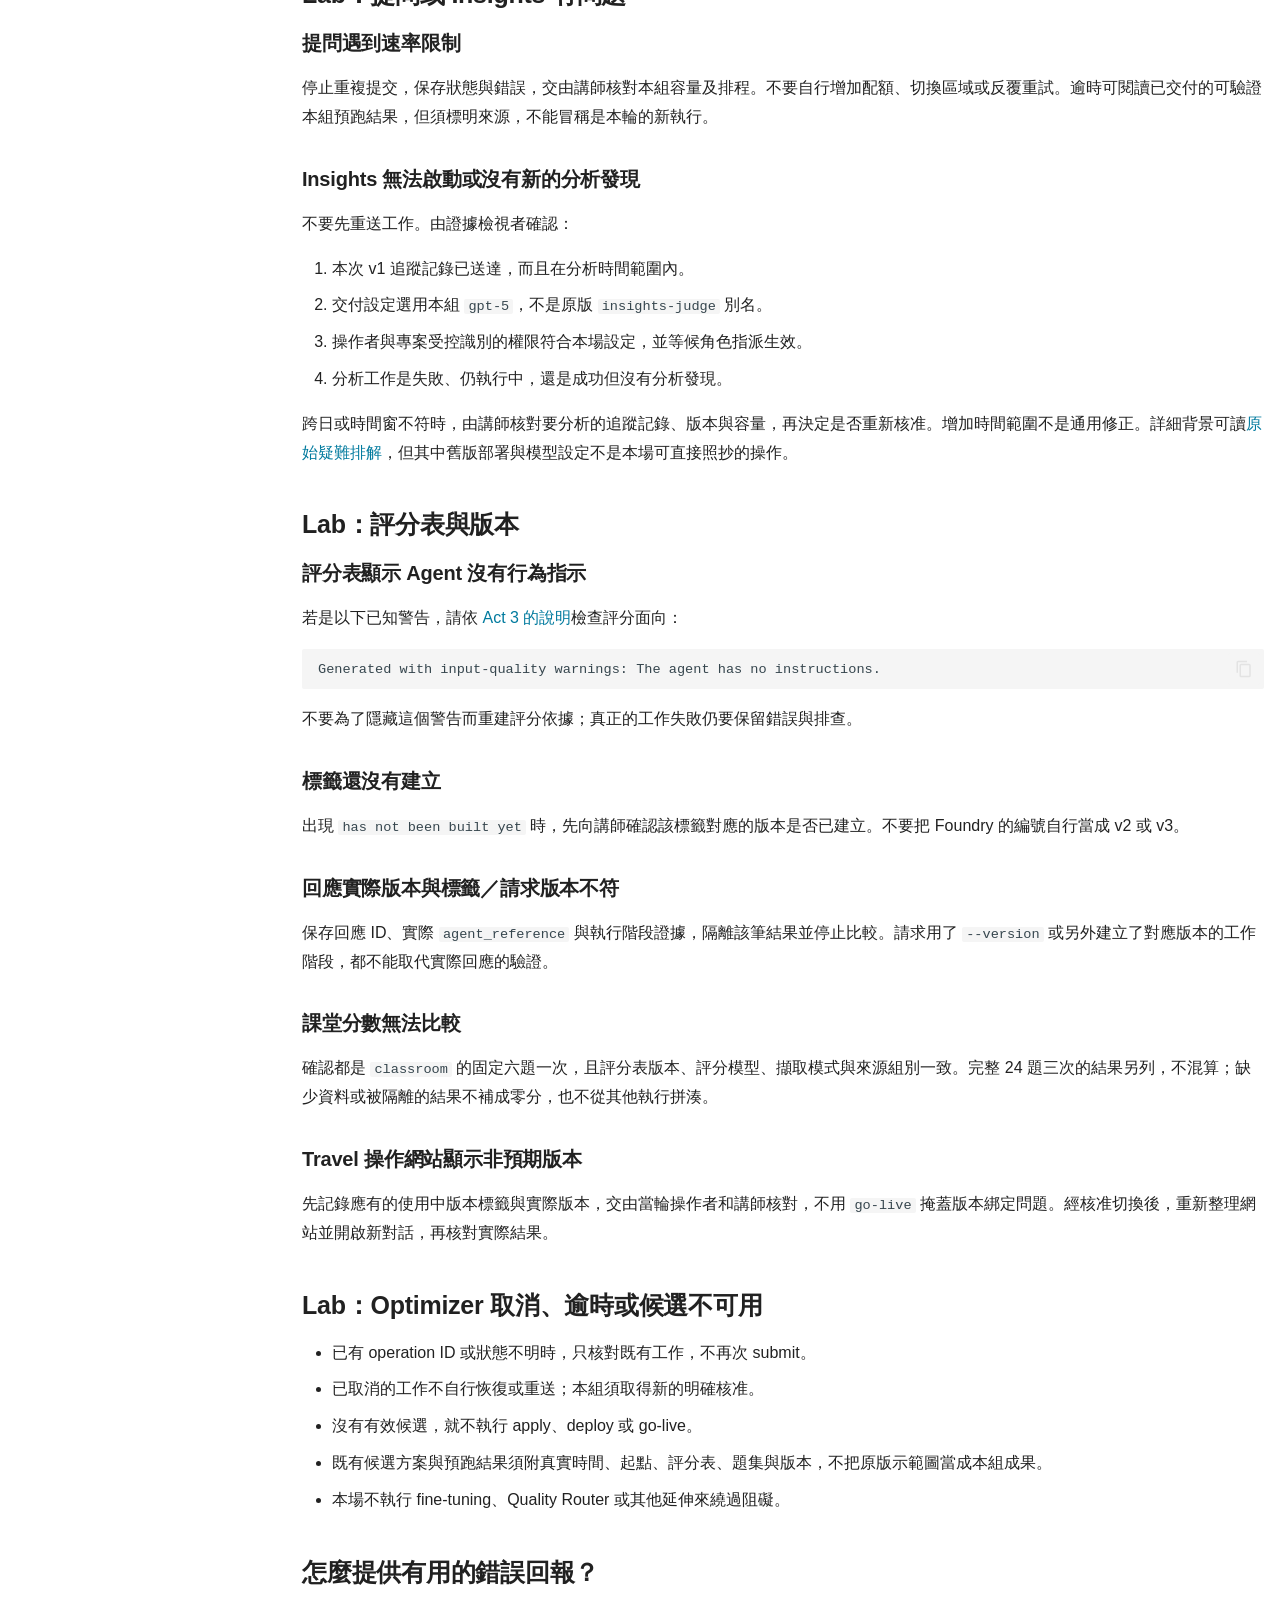
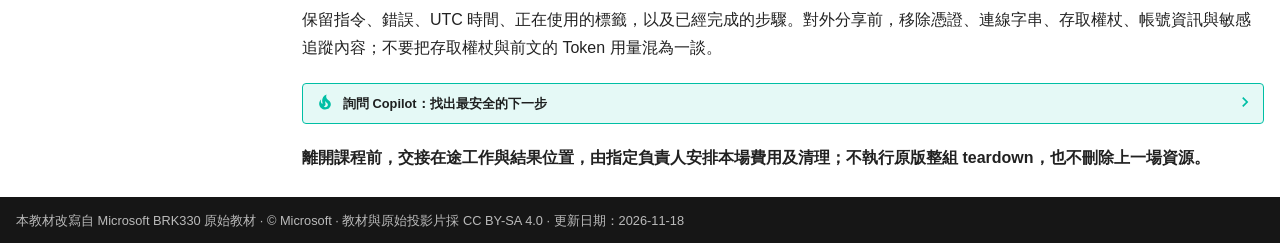
<file: reference/troubleshooting/index.html>
<!DOCTYPE html><html lang="zh-TW" class="no-js"><head>
    
      <meta charset="utf-8">
      <meta name="viewport" content="width=device-width,initial-scale=1">
      
        <meta name="description" content="使用 Microsoft Foundry 與 GitHub Copilot，走過觀察、衡量、單步改善與人工決策的四幕旅程。">
      
      
      
        <link rel="canonical" href="https://ownway22.github.io/workshop-agent-optimization-pages/reference/troubleshooting/">
      
      
      
      
        
      
      
      <link rel="icon" href="../../assets/images/travel.png">
      <meta name="generator" content="mkdocs-1.6.1, mkdocs-material-9.8.1">
    
    
      
        <title>疑難排解 - Travel Agent 的改善計畫</title>
      
    
    
      <link rel="stylesheet" href="../../assets/stylesheets/main.57a0d79d.min.css">
      
        
        <link rel="stylesheet" href="../../assets/stylesheets/palette.fb2fffe2.min.css">
      
      


    
    
      
    
    
      
    
    
      <link rel="stylesheet" href="../../assets/stylesheets/extra.css">
    
      <link rel="stylesheet" href="../../assets/stylesheets/core-technologies-table.css">
    
    <script>__md_scope=new URL("../..",location),__md_hash=e=>[...e].reduce(((e,_)=>(e<<5)-e+_.charCodeAt(0)),0),__md_get=(e,_=localStorage,t=__md_scope)=>JSON.parse(_.getItem(t.pathname+"."+e)),__md_set=(e,_,t=localStorage,a=__md_scope)=>{try{t.setItem(a.pathname+"."+e,JSON.stringify(_))}catch(e){}}</script>
    
      

    
    
  <link href="../../assets/stylesheets/glightbox.min.css" rel="stylesheet"><script src="../../assets/javascripts/glightbox.min.js"></script><style id="glightbox-style">
            html.glightbox-open { overflow: initial; height: 100%; }
            .gslide-title { margin-top: 0px; user-select: text; }
            .gslide-desc { color: #666; user-select: text; }
            .gslide-image img { background: white; }
            .gscrollbar-fixer { padding-right: 15px; }
            .gdesc-inner { font-size: 0.75rem; }
            body[data-md-color-scheme="slate"] .gdesc-inner { background: var(--md-default-bg-color); }
            body[data-md-color-scheme="slate"] .gslide-title { color: var(--md-default-fg-color); }
            body[data-md-color-scheme="slate"] .gslide-desc { color: var(--md-default-fg-color); }
        </style></head>
  
  
    
    
      
    
    
    
    
    <body dir="ltr" data-md-color-scheme="default" data-md-color-primary="black" data-md-color-accent="cyan">
  
    
    <input class="md-toggle" data-md-toggle="drawer" type="checkbox" id="__drawer" autocomplete="off">
    <input class="md-toggle" data-md-toggle="search" type="checkbox" id="__search" autocomplete="off">
    <label class="md-overlay" for="__drawer"></label>
    <div data-md-component="skip">
      
        
        <a href="#疑難排解" class="md-skip">
          跳轉到
        </a>
      
    </div>
    <div data-md-component="announce">
      
    </div>
    
    
      

  

<header class="md-header md-header--shadow" data-md-component="header">
  <nav class="md-header__inner md-grid" aria-label="頁首">
    <a href="../.." title="Travel Agent 的改善計畫" class="md-header__button md-logo" aria-label="Travel Agent 的改善計畫" data-md-component="logo">
      
  <img src="../../assets/images/travel.png" alt="logo" width="512" height="512" class="no-lightbox off-glb">

    </a>
    <label class="md-header__button md-icon" for="__drawer">
      
      <svg xmlns="http://www.w3.org/2000/svg" viewBox="0 0 24 24"><path d="M3 6h18v2H3zm0 5h18v2H3zm0 5h18v2H3z"></path></svg>
    </label>
    <div class="md-header__title" data-md-component="header-title">
      <div class="md-header__ellipsis">
        <div class="md-header__topic">
          <span class="md-ellipsis">
            Travel Agent 的改善計畫
          </span>
        </div>
        <div class="md-header__topic" data-md-component="header-topic">
          <span class="md-ellipsis">
            
              疑難排解
            
          </span>
        </div>
      </div>
    </div>
    
      
        <form class="md-header__option" data-md-component="palette">
  
    
    
    
    <input class="md-option" data-md-color-media="" data-md-color-scheme="default" data-md-color-primary="black" data-md-color-accent="cyan" aria-label="切換深色模式" type="radio" name="__palette" id="__palette_0">
    
      <label class="md-header__button md-icon" title="切換深色模式" for="__palette_1" hidden="">
        <svg xmlns="http://www.w3.org/2000/svg" viewBox="0 0 24 24"><path d="m17.75 4.09-2.53 1.94.91 3.06-2.63-1.81-2.63 1.81.91-3.06-2.53-1.94L12.44 4l1.06-3 1.06 3zm3.5 6.91-1.64 1.25.59 1.98-1.7-1.17-1.7 1.17.59-1.98L15.75 11l2.06-.05L18.5 9l.69 1.95zm-2.28 4.95c.83-.08 1.72 1.1 1.19 1.85-.32.45-.66.87-1.08 1.27C15.17 23 8.84 23 4.94 19.07c-3.91-3.9-3.91-10.24 0-14.14.4-.4.82-.76 1.27-1.08.75-.53 1.93.36 1.85 1.19-.27 2.86.69 5.83 2.89 8.02a9.96 9.96 0 0 0 8.02 2.89m-1.64 2.02a12.08 12.08 0 0 1-7.8-3.47c-2.17-2.19-3.33-5-3.49-7.82-2.81 3.14-2.7 7.96.31 10.98 3.02 3.01 7.84 3.12 10.98.31"></path></svg>
      </label>
    
  
    
    
    
    <input class="md-option" data-md-color-media="" data-md-color-scheme="slate" data-md-color-primary="black" data-md-color-accent="cyan" aria-label="切換淺色模式" type="radio" name="__palette" id="__palette_1">
    
      <label class="md-header__button md-icon" title="切換淺色模式" for="__palette_0" hidden="">
        <svg xmlns="http://www.w3.org/2000/svg" viewBox="0 0 24 24"><path d="M12 7a5 5 0 0 1 5 5 5 5 0 0 1-5 5 5 5 0 0 1-5-5 5 5 0 0 1 5-5m0 2a3 3 0 0 0-3 3 3 3 0 0 0 3 3 3 3 0 0 0 3-3 3 3 0 0 0-3-3m0-7 2.39 3.42C13.65 5.15 12.84 5 12 5s-1.65.15-2.39.42zM3.34 7l4.16-.35A7.2 7.2 0 0 0 5.94 8.5c-.44.74-.69 1.5-.83 2.29zm.02 10 1.76-3.77a7.131 7.131 0 0 0 2.38 4.14zM20.65 7l-1.77 3.79a7.02 7.02 0 0 0-2.38-4.15zm-.01 10-4.14.36c.59-.51 1.12-1.14 1.54-1.86.42-.73.69-1.5.83-2.29zM12 22l-2.41-3.44c.74.27 1.55.44 2.41.44.82 0 1.63-.17 2.37-.44z"></path></svg>
      </label>
    
  
</form>
      
    
    
      <script>var palette=__md_get("__palette");if(palette&&palette.color){if("(prefers-color-scheme)"===palette.color.media){var media=matchMedia("(prefers-color-scheme: light)"),input=document.querySelector(media.matches?"[data-md-color-media='(prefers-color-scheme: light)']":"[data-md-color-media='(prefers-color-scheme: dark)']");palette.color.media=input.getAttribute("data-md-color-media"),palette.color.scheme=input.getAttribute("data-md-color-scheme"),palette.color.primary=input.getAttribute("data-md-color-primary"),palette.color.accent=input.getAttribute("data-md-color-accent")}for(var[key,value]of Object.entries(palette.color))document.body.setAttribute("data-md-color-"+key,value)}</script>
    
    
    
      
      
        <label class="md-header__button md-icon" for="__search">
          
          <svg xmlns="http://www.w3.org/2000/svg" viewBox="0 0 24 24"><path d="M9.5 3A6.5 6.5 0 0 1 16 9.5c0 1.61-.59 3.09-1.56 4.23l.27.27h.79l5 5-1.5 1.5-5-5v-.79l-.27-.27A6.52 6.52 0 0 1 9.5 16 6.5 6.5 0 0 1 3 9.5 6.5 6.5 0 0 1 9.5 3m0 2C7 5 5 7 5 9.5S7 14 9.5 14 14 12 14 9.5 12 5 9.5 5"></path></svg>
        </label>
        <div class="md-search" data-md-component="search" role="dialog">
  <label class="md-search__overlay" for="__search"></label>
  <div class="md-search__inner" role="search">
    <form class="md-search__form" name="search">
      <input type="text" class="md-search__input" name="query" aria-label="搜尋" placeholder="搜尋" autocapitalize="off" autocorrect="off" autocomplete="off" spellcheck="false" data-md-component="search-query" required="">
      <label class="md-search__icon md-icon" for="__search">
        
        <svg xmlns="http://www.w3.org/2000/svg" viewBox="0 0 24 24"><path d="M9.5 3A6.5 6.5 0 0 1 16 9.5c0 1.61-.59 3.09-1.56 4.23l.27.27h.79l5 5-1.5 1.5-5-5v-.79l-.27-.27A6.52 6.52 0 0 1 9.5 16 6.5 6.5 0 0 1 3 9.5 6.5 6.5 0 0 1 9.5 3m0 2C7 5 5 7 5 9.5S7 14 9.5 14 14 12 14 9.5 12 5 9.5 5"></path></svg>
        
        <svg xmlns="http://www.w3.org/2000/svg" viewBox="0 0 24 24"><path d="M20 11v2H8l5.5 5.5-1.42 1.42L4.16 12l7.92-7.92L13.5 5.5 8 11z"></path></svg>
      </label>
      <nav class="md-search__options" aria-label="搜尋">
        
        <button type="reset" class="md-search__icon md-icon" title="清除" aria-label="清除" tabindex="-1">
          
          <svg xmlns="http://www.w3.org/2000/svg" viewBox="0 0 24 24"><path d="M19 6.41 17.59 5 12 10.59 6.41 5 5 6.41 10.59 12 5 17.59 6.41 19 12 13.41 17.59 19 19 17.59 13.41 12z"></path></svg>
        </button>
      </nav>
      
        <div class="md-search__suggest" data-md-component="search-suggest"></div>
      
    </form>
    <div class="md-search__output">
      <div class="md-search__scrollwrap" tabindex="0" data-md-scrollfix="">
        <div class="md-search-result" data-md-component="search-result">
          <div class="md-search-result__meta">
            正在初始化搜尋引擎
          </div>
          <ol class="md-search-result__list" role="presentation"></ol>
        </div>
      </div>
    </div>
  </div>
</div>
      
    
    
  </nav>
  
</header>
    
    <div class="md-container" data-md-component="container">
      
      
        
          
        
      
      <main class="md-main" data-md-component="main">
        <div class="md-main__inner md-grid">
          
            
              
              <div class="md-sidebar md-sidebar--primary" data-md-component="sidebar" data-md-type="navigation">
                <div class="md-sidebar__scrollwrap">
                  <div class="md-sidebar__inner">
                    



  

<nav class="md-nav md-nav--primary md-nav--integrated" aria-label="導覽列" data-md-level="0">
  <label class="md-nav__title" for="__drawer">
    <a href="../.." title="Travel Agent 的改善計畫" class="md-nav__button md-logo" aria-label="Travel Agent 的改善計畫" data-md-component="logo">
      
  <img src="../../assets/images/travel.png" alt="logo" width="512" height="512" class="no-lightbox off-glb">

    </a>
    Travel Agent 的改善計畫
  </label>
  
  <ul class="md-nav__list" data-md-scrollfix="">
    
      
      
  
  
  
  
    <li class="md-nav__item">
      <a href="../.." class="md-nav__link">
        
  
  
  <span class="md-ellipsis">
    
  
    導覽
  

    
  </span>
  
  

      </a>
    </li>
  

    
      
      
  
  
  
  
    <li class="md-nav__item">
      <a href="../../getting-started/" class="md-nav__link">
        
  
  
  <span class="md-ellipsis">
    
  
    準備
  

    
  </span>
  
  

      </a>
    </li>
  

    
      
      
  
  
  
  
    <li class="md-nav__item">
      <a href="../../act-1/" class="md-nav__link">
        
  
  
  <span class="md-ellipsis">
    
  
    Act 1：先讓它運作
  

    
  </span>
  
  

      </a>
    </li>
  

    
      
      
  
  
  
  
    <li class="md-nav__item">
      <a href="../../act-2/" class="md-nav__link">
        
  
  
  <span class="md-ellipsis">
    
  
    Act 2：找出表現不佳的地方
  

    
  </span>
  
  

      </a>
    </li>
  

    
      
      
  
  
  
  
    <li class="md-nav__item">
      <a href="../../act-3/" class="md-nav__link">
        
  
  
  <span class="md-ellipsis">
    
  
    Act 3：讓它更好
  

    
  </span>
  
  

      </a>
    </li>
  

    
      
      
  
  
  
  
    <li class="md-nav__item">
      <a href="../../act-4/" class="md-nav__link">
        
  
  
  <span class="md-ellipsis">
    
  
    Act 4：擴大改善規模
  

    
  </span>
  
  

      </a>
    </li>
  

    
      
      
  
  
  
  
    <li class="md-nav__item">
      <a href="../review-and-conclusion/" class="md-nav__link">
        
  
  
  <span class="md-ellipsis">
    
  
    結論
  

    
  </span>
  
  

      </a>
    </li>
  

    
  </ul>
</nav>
                  </div>
                </div>
              </div>
            
            
          
          
            <div class="md-content" data-md-component="content">
              
              <article class="md-content__inner md-typeset">
                
                  



<h1 id="疑難排解">疑難排解<a class="headerlink" href="#疑難排解" title="Permanent link">¶</a></h1>
<p>先確認你遇到的是「教材閱讀問題」還是「Azure lab 執行問題」。不要因為網站正常，就跳過 lab 的健康檢查。</p>
<h2 id="教材閱讀問題">教材閱讀問題<a class="headerlink" href="#教材閱讀問題" title="Permanent link">¶</a></h2>
<table>
<thead>
<tr>
<th>狀況</th>
<th>先做什麼</th>
</tr>
</thead>
<tbody>
<tr>
<td>窄視窗看不到左側 Act 目錄</td>
<td>開啟頁首選單；展開後選擇 Act 1 至 Act 4。</td>
</tr>
<tr>
<td>圖片放大後不知道怎麼回來</td>
<td>使用右上角「關閉」按鈕或 <code>Esc</code>。桌面版可用「上一張／下一張」；窄視窗可滑動切換，使用鍵盤時可按左右方向鍵。</td>
</tr>
<tr>
<td>搜尋沒有預期內容</td>
<td>使用完整詞 <code>Foundry</code>、<code>Optimizer</code>、「評分表」或「審查」，確認結果能跳到對應頁面；不要把縮成 <code>Foundr</code> 才找得到當成正常。回報完整查詢詞、預期頁面與目前網址。</td>
</tr>
<tr>
<td>正式 Pages 出現缺圖、缺 CSS 或錯誤連結</td>
<td>回報正式 URL 與發生頁面，由維護者檢查 <code>site_url</code>、repository 子路徑與發布版本，不要求學員另起本機網站。</td>
</tr>
</tbody>
</table>
<p>網站維護者的安裝、build 與 <code>gh-deploy</code> 操作放在網站原始碼的 README，不屬於學員 lab。</p>
<p><code>standard-1</code> 保留中文斷詞，設定搜尋語言為 <code>zh</code>、<code>en</code> 並停用搜尋處理流程，避免詞幹處理導致完整術語漏搜。這是教材搜尋設定，不會修改模型或實作環境。</p>
<h3 id="鍵盤與圖片操作">鍵盤與圖片操作<a class="headerlink" href="#鍵盤與圖片操作" title="Permanent link">¶</a></h3>
<ul>
<li>使用 <code>Tab</code> 到達頁首選單、搜尋與色彩控制項；<code>Enter</code>／空白鍵啟動按鈕，<code>Esc</code> 關閉搜尋或放大圖片。</li>
<li>圖示應有可讀名稱與可見焦點；選單與搜尋開關應呈現正確展開狀態。</li>
<li>小型 Travel 識別圖示不開圖片檢視器；流程示意圖可放大，但不代表實測結果。</li>
<li>若無法操作，回報瀏覽器、縮放、是否啟用減少動態效果，以及實際按鍵，不用示意圖代替操作成功證據。</li>
</ul>
<h2 id="lab交付或健康檢查失敗">Lab：交付或健康檢查失敗<a class="headerlink" href="#lab交付或健康檢查失敗" title="Permanent link">¶</a></h2>
<h3 id="找不到第二場環境或登入失敗">找不到第二場環境或登入失敗<a class="headerlink" href="#找不到第二場環境或登入失敗" title="Permanent link">¶</a></h3>
<p>先回到<a href="../../getting-started/">準備</a>確認第二場專用的 Travel Concierge Portal、Foundry project、本人登入與組別。缺少交付、來源尚未放行或本組登入失敗時，停下來請講師處理，不照搬原版 setup、suffix 或其他組環境。</p>
<p>不要複製教師或上一場的登入快取、整個 <code>.azure/</code> 或其他人的 VS Code 設定。網頁可開啟與工具可執行，都不等於已取得本組資料與課程操作權限。</p>
<h3 id="缺少模型權限或-runtime-授權">缺少模型、權限或執行階段授權<a class="headerlink" href="#缺少模型權限或-runtime-授權" title="Permanent link">¶</a></h3>
<p>保存錯誤、實際版本與本組環境名稱，交給講師。不要自建原版 <code>insights-judge</code> 別名、替換模型、擴大資源群組權限或執行整套補充基礎設施部署。</p>
<p>版本已建立、但執行階段權限檢查失敗時，保留既有標籤；講師完成受控授權後，才按交付方式接續，避免重複部署。</p>
<h3 id="本組目前仍有驗證阻礙">本組目前仍有驗證阻礙<a class="headerlink" href="#本組目前仍有驗證阻礙" title="Permanent link">¶</a></h3>
<p>先查看<a href="../../getting-started/#readiness">課堂操作放行條件</a>，再向講師確認本組當日可執行範圍。版本不符的結果須隔離，分析容量不足或 Optimizer 工作取消也不能自行重試；不以其他組成功、教材公開或本機測試通過推定本組已修復。</p>
<h2 id="lab提問或-insights-有問題">Lab：提問或 Insights 有問題<a class="headerlink" href="#lab提問或-insights-有問題" title="Permanent link">¶</a></h2>
<h3 id="提問遇到-rate-limit">提問遇到速率限制<a class="headerlink" href="#提問遇到-rate-limit" title="Permanent link">¶</a></h3>
<p>停止重複提交，保存狀態與錯誤，交由講師核對本組容量及排程。不要自行增加配額、切換區域或反覆重試。逾時可閱讀已交付的可驗證本組預跑結果，但須標明來源，不能冒稱是本輪的新執行。</p>
<h3 id="insights-無法啟動或沒有新-findings">Insights 無法啟動或沒有新的分析發現<a class="headerlink" href="#insights-無法啟動或沒有新-findings" title="Permanent link">¶</a></h3>
<p>不要先重送工作。由證據檢視者確認：</p>
<ol>
<li>本次 v1 追蹤記錄已送達，而且在分析時間範圍內。</li>
<li>交付設定選用本組 <code>gpt-5</code>，不是原版 <code>insights-judge</code> 別名。</li>
<li>操作者與專案受控識別的權限符合本場設定，並等候角色指派生效。</li>
<li>分析工作是失敗、仍執行中，還是成功但沒有分析發現。</li>
</ol>
<p>跨日或時間窗不符時，由講師核對要分析的追蹤記錄、版本與容量，再決定是否重新核准。增加時間範圍不是通用修正。詳細背景可讀<a href="https://github.com/microsoft/frontiertour27-BRK330-optimize-agents-with-microsoft-foundry-github-copilot/blob/main/docs/troubleshooting.md">原始疑難排解</a>，但其中舊版部署與模型設定不是本場可直接照抄的操作。</p>
<h2 id="labscorecard-與-version">Lab：評分表與版本<a class="headerlink" href="#labscorecard-與-version" title="Permanent link">¶</a></h2>
<h3 id="scorecard-顯示-agent-沒有-instructions">評分表顯示 Agent 沒有行為指示<a class="headerlink" href="#scorecard-顯示-agent-沒有-instructions" title="Permanent link">¶</a></h3>
<p>若是以下已知警告，請依 <a href="../../act-3/#steps">Act 3 的說明</a>檢查評分面向：</p>
<div class="highlight"><pre><span></span><code>Generated with input-quality warnings: The agent has no instructions.
</code></pre></div>
<p>不要為了隱藏這個警告而重建評分依據；真正的工作失敗仍要保留錯誤與排查。</p>
<h3 id="label-還沒有建立">標籤還沒有建立<a class="headerlink" href="#label-還沒有建立" title="Permanent link">¶</a></h3>
<p>出現 <code>has not been built yet</code> 時，先向講師確認該標籤對應的版本是否已建立。不要把 Foundry 的編號自行當成 v2 或 v3。</p>
<h3 id="回應實際版本與-label請求版本不符">回應實際版本與標籤／請求版本不符<a class="headerlink" href="#回應實際版本與-label請求版本不符" title="Permanent link">¶</a></h3>
<p>保存回應 ID、實際 <code>agent_reference</code> 與執行階段證據，隔離該筆結果並停止比較。請求用了 <code>--version</code> 或另外建立了對應版本的工作階段，都不能取代實際回應的驗證。</p>
<h3 id="課堂分數無法比較">課堂分數無法比較<a class="headerlink" href="#課堂分數無法比較" title="Permanent link">¶</a></h3>
<p>確認都是 <code>classroom</code> 的固定六題一次，且評分表版本、評分模型、擷取模式與來源組別一致。完整 24 題三次的結果另列，不混算；缺少資料或被隔離的結果不補成零分，也不從其他執行拼湊。</p>
<h3 id="travel-操作網站顯示非預期版本">Travel 操作網站顯示非預期版本<a class="headerlink" href="#travel-操作網站顯示非預期版本" title="Permanent link">¶</a></h3>
<p>先記錄應有的使用中版本標籤與實際版本，交由當輪操作者和講師核對，不用 <code>go-live</code> 掩蓋版本綁定問題。經核准切換後，重新整理網站並開啟新對話，再核對實際結果。</p>
<h2 id="laboptimizer-取消逾時或候選不可用">Lab：Optimizer 取消、逾時或候選不可用<a class="headerlink" href="#laboptimizer-取消逾時或候選不可用" title="Permanent link">¶</a></h2>
<ul>
<li>已有 operation ID 或狀態不明時，只核對既有工作，不再次 submit。</li>
<li>已取消的工作不自行恢復或重送；本組須取得新的明確核准。</li>
<li>沒有有效候選，就不執行 apply、deploy 或 go-live。</li>
<li>既有候選方案與預跑結果須附真實時間、起點、評分表、題集與版本，不把原版示範圖當成本組成果。</li>
<li>本場不執行 fine-tuning、Quality Router 或其他延伸來繞過阻礙。</li>
</ul>
<h2 id="怎麼提供有用的錯誤回報">怎麼提供有用的錯誤回報？<a class="headerlink" href="#怎麼提供有用的錯誤回報" title="Permanent link">¶</a></h2>
<p>保留指令、錯誤、UTC 時間、正在使用的標籤，以及已經完成的步驟。對外分享前，移除憑證、連線字串、存取權杖、帳號資訊與敏感追蹤內容；不要把存取權杖與前文的 Token 用量混為一談。</p>
<details class="tip">
<summary>詢問 Copilot：找出最安全的下一步</summary>
<div class="highlight"><pre><span></span><code>這個原 repo 指令失敗：[貼上指令與去除敏感資訊的錯誤]。
請先查 docs/troubleshooting.md，區分環境、權限、quota、資料與服務端問題。
說明最安全的下一步與可驗證的結果。
不要自行重建、刪除資源、授予權限或切換上線版本。
</code></pre></div>
</details>
<p><strong>離開課程前，交接在途工作與結果位置，由指定負責人安排本場費用及清理；不執行原版整組 teardown，也不刪除上一場資源。</strong></p>












                
              </article>
            </div>
          
          
<script>var target=document.getElementById(location.hash.slice(1));target&&target.name&&(target.checked=target.name.startsWith("__tabbed_"))</script>
        </div>
        
          <button type="button" class="md-top md-icon" data-md-component="top" hidden="">
  
  <svg xmlns="http://www.w3.org/2000/svg" viewBox="0 0 24 24"><path d="M13 20h-2V8l-5.5 5.5-1.42-1.42L12 4.16l7.92 7.92-1.42 1.42L13 8z"></path></svg>
  回到頂端
</button>
        
      </main>
      
        <footer class="md-footer">
  
  <div class="md-footer-meta md-typeset">
    <div class="md-footer-meta__inner md-grid">
      <div class="md-copyright">
  
    <div class="md-copyright__highlight">
      本教材改寫自 <a href="https://github.com/microsoft/frontiertour27-BRK330-optimize-agents-with-microsoft-foundry-github-copilot">Microsoft BRK330 原始教材</a> · © Microsoft · 教材與原始投影片採 <a href="https://github.com/microsoft/frontiertour27-BRK330-optimize-agents-with-microsoft-foundry-github-copilot/blob/main/LICENSE-DOCS">CC BY-SA 4.0</a> · 更新日期：2026-11-18
    </div>
  
  
</div>
      
    </div>
  </div>
</footer>
      
    </div>
    <div class="md-dialog" data-md-component="dialog">
      <div class="md-dialog__inner md-typeset"></div>
    </div>
    
    
    
      
      
      <script id="__config" type="application/json">{"annotate": null, "base": "../..", "features": ["navigation.top", "toc.follow", "toc.integrate", "search.highlight", "search.suggest", "content.code.copy"], "search": "../../assets/javascripts/workers/search.a7633da7.min.js", "tags": null, "translations": {"clipboard.copied": "\u5df2\u8907\u88fd", "clipboard.copy": "\u8907\u88fd", "search.result.more.one": "\u6b64\u9801\u5c1a\u6709 1 \u500b\u7b26\u5408\u7684\u9805\u76ee", "search.result.more.other": "\u6b64\u9801\u5c1a\u6709 # \u500b\u7b26\u5408\u7684\u9805\u76ee", "search.result.none": "\u6c92\u6709\u7b26\u5408\u7684\u9805\u76ee", "search.result.one": "\u627e\u5230 1 \u500b\u7b26\u5408\u7684\u9805\u76ee", "search.result.other": "\u627e\u5230 # \u500b\u7b26\u5408\u7684\u9805\u76ee", "search.result.placeholder": "\u6253\u5b57\u9032\u884c\u641c\u5c0b", "search.result.term.missing": "\u7f3a\u5c11\u5b57\u8a5e", "select.version": "\u9078\u64c7\u7248\u672c"}, "version": null}</script>
    
    
      <script src="../../assets/javascripts/bundle.a5f9d56c.min.js"></script>
      
        <script src="../../assets/javascripts/standard-1.js"></script>
      
    
  
<script id="init-glightbox">const lightbox = GLightbox({"touchNavigation": true, "loop": false, "zoomable": true, "draggable": true, "openEffect": "zoom", "closeEffect": "zoom", "slideEffect": "slide"});
document$.subscribe(()=>{ lightbox.reload(); });
</script></body></html>
</file>
<file: assets/stylesheets/extra.css>
html:has(body[data-md-color-scheme="default"]) {
  color-scheme: light;
}

html:has(body[data-md-color-scheme="slate"]) {
  color-scheme: dark;
}

body[data-md-color-scheme="default"][data-md-color-primary="black"] {
  color-scheme: light;
  --md-primary-fg-color: #14171c;
  --md-primary-fg-color--light: #252c35;
  --md-primary-fg-color--dark: #0d1015;
  --md-accent-fg-color: #006780;
  --md-accent-fg-color--transparent: #007a9e1a;
  --md-typeset-a-color: #007a9e;
}

body[data-md-color-scheme="slate"][data-md-color-primary="black"] {
  color-scheme: dark;
  --md-primary-fg-color: #14171c;
  --md-primary-fg-color--light: #252c35;
  --md-primary-fg-color--dark: #0d1015;
  --md-default-bg-color: #1d232c;
  --md-accent-fg-color: #9ce8fa;
  --md-accent-fg-color--transparent: #70d7ef1a;
  --md-typeset-a-color: #70d7ef;
}

.md-grid {
  max-width: 72rem;
}

.md-header__inner {
  padding-top: 0.2rem;
  padding-bottom: 0.2rem;
}

.md-header .md-header__button.md-logo {
  display: block;
  margin: 0.2rem;
  padding: 0.2rem;
}

.md-header .md-logo img {
  width: 1.8rem;
  height: 1.8rem;
  object-fit: contain;
}

.md-header__title {
  min-width: 0;
  font-weight: 700;
}

.travel-home-link {
  display: block;
  height: 100%;
}

@media (min-width: 76.25em) {
  .md-header .md-header__title {
    margin-inline-start: 0.4rem;
  }

  .md-main .md-sidebar--primary:not([hidden]) ~ .md-content > .md-content__inner {
    margin-inline-start: 3rem;
  }
}

.md-sidebar--primary {
  max-width: 100vw;
}

.md-sidebar--primary .md-sidebar__inner {
  max-width: 100%;
}

.md-nav--primary > .md-nav__title {
  display: none;
}

.md-content {
  min-width: 0;
}

.md-typeset {
  line-height: 1.8;
}

.md-typeset h1,
.md-typeset h2 {
  color: var(--md-default-fg-color);
  font-weight: 800;
  text-wrap: balance;
}

.md-typeset h3,
.md-typeset h4 {
  font-weight: 600;
}

.md-typeset .travel-title {
  display: flex;
  align-items: center;
  gap: 0.8rem;
  font-size: 1.9rem;
  line-height: 1.35;
}

.md-typeset .travel-logo {
  flex: 0 0 auto;
  width: 3.6rem;
  height: 3.6rem;
  object-fit: contain;
}

.md-typeset a.glightbox {
  display: block;
}

.md-typeset a.glightbox img {
  display: block;
  border-radius: 0.3rem;
  box-shadow: 0 0.15rem 0.5rem rgb(0 0 0 / 10%);
}

.md-typeset img.travel-workshop-02-instructions-diff-review,
.md-typeset a.glightbox img.travel-workshop-02-instructions-diff-review {
  display: block;
  max-width: 100%;
  height: auto;
  margin-inline: auto;
}

.md-typeset .workshop-architecture {
  display: block;
  width: 80%;
  height: auto;
  margin-inline: auto;
}

.md-typeset :is(h1, h2, h3, h4),
.md-typeset .anchor-alias {
  scroll-margin-top: 4rem;
}

.md-typeset code {
  overflow-wrap: anywhere;
}

.md-typeset pre > code {
  overflow-wrap: normal;
}

.md-typeset a:focus-visible,
.md-nav__link:focus-visible,
.md-header a:focus-visible,
.md-header label:focus-visible,
.md-typeset summary:focus-visible,
.md-typeset button:focus-visible {
  outline: 0.15rem solid var(--md-accent-fg-color);
  outline-offset: 0.2rem;
}

@media (prefers-reduced-motion: reduce) {
  html {
    scroll-behavior: auto;
  }

  .md-search__inner,
  .md-search__form,
  .md-search__output,
  .md-header,
  .md-top,
  .glightbox-container,
  .glightbox-container * {
    animation-duration: 0.01ms !important;
    animation-delay: 0ms !important;
    transition-duration: 0.01ms !important;
  }
}

@media (max-width: 37.5em) {
  .md-typeset .travel-title {
    gap: 0.6rem;
    font-size: 1.5rem;
  }

  .md-typeset .travel-logo {
    width: 2.6rem;
    height: 2.6rem;
  }

  .md-header .md-logo img {
    width: 1.4rem;
    height: 1.4rem;
  }
}

@media (max-width: 12.5em) {
  .md-header__title {
    margin-inline: 0;
  }

  .md-header .md-header__button:not(.md-logo) {
    margin: 0.1rem;
    padding: 0.2rem;
  }
}

body:has(.workshop-home-title) .md-nav--primary .md-nav__item--active > .md-nav__link {
  font-weight: 700;
}

.md-nav--secondary .md-nav__item:has(> .md-nav__link[href="#next"]),
body:has(.md-typeset h1[id^="act-"]) .md-nav--secondary .md-nav__item:has(> .md-nav__link[href="#troubleshooting"]) {
  display: none;
}

.md-typeset .scenario-table .md-typeset__table {
  display: block;
  width: 100%;
}

.md-typeset .scenario-table table {
  display: table;
  width: 100%;
}

.md-typeset .scenario-table th:first-child,
.md-typeset .scenario-table td:first-child {
  width: 1%;
  white-space: nowrap;
}

.md-typeset .scenario-table th:nth-child(2),
.md-typeset .scenario-table td:nth-child(2),
.md-typeset .scenario-table th:nth-child(3),
.md-typeset .scenario-table td:nth-child(3) {
  width: 50%;
}

.md-typeset .scenario-table tbody td {
  height: 6.5rem;
  vertical-align: middle;
}

.md-typeset .equal-three-col-table .md-typeset__table {
  display: block;
  width: 100%;
}

.md-typeset .equal-three-col-table table {
  display: table;
  width: 100%;
  table-layout: fixed;
}

.md-typeset .equal-three-col-table th,
.md-typeset .equal-three-col-table td {
  width: 33.3333%;
  padding-inline: 1.5rem;
}

@media (max-width: 37.5em) {
  .md-typeset .scenario-table th:first-child,
  .md-typeset .scenario-table td:first-child {
    width: auto;
    white-space: normal;
  }

  .md-typeset .scenario-table th:nth-child(2),
  .md-typeset .scenario-table td:nth-child(2),
  .md-typeset .scenario-table th:nth-child(3),
  .md-typeset .scenario-table td:nth-child(3) {
    width: auto;
  }

  .md-typeset .scenario-table tbody td {
    height: auto;
  }

  .md-typeset .equal-three-col-table table {
    table-layout: auto;
  }

  .md-typeset .equal-three-col-table th,
  .md-typeset .equal-three-col-table td {
    width: auto;
    padding-inline: 1rem;
  }
}
</file>
<file: assets/stylesheets/core-technologies-table.css>
#core-technologies-table {
  max-width: 100%;
  overflow-x: auto;
}

#core-technologies-table :is(.md-typeset__scrollwrap, .md-typeset__table) {
  display: block;
  margin: 0;
  padding: 0;
  overflow: visible;
}

#core-technologies-table table {
  display: grid;
  width: 100%;
  min-width: min-content;
  max-width: none;
  overflow: visible;
  grid-template-columns: max-content max-content minmax(18em, 1fr) max-content;
}

#core-technologies-table :is(thead, tbody, tr) {
  display: grid;
  grid-column: 1 / -1;
  grid-template-columns: subgrid;
}

#core-technologies-table tbody {
  grid-auto-rows: 1fr;
}

#core-technologies-table :is(th, td) {
  min-width: 0;
  box-sizing: border-box;
  align-content: center;
}

#core-technologies-table :is(th, td):not(:nth-child(3)) {
  white-space: nowrap;
}
</file>
<file: assets/stylesheets/main.57a0d79d.min.css>
@charset "UTF-8";html{box-sizing:border-box;-webkit-text-size-adjust:none;-moz-text-size-adjust:none;text-size-adjust:none}*,:after,:before{box-sizing:inherit}@media(prefers-reduced-motion){*,:after,:before{transition:none!important}}body{margin:0;-webkit-font-smoothing:antialiased;-moz-osx-font-smoothing:grayscale;--md-text-font-family:var(--md-text-font, _),
    -apple-system, BlinkMacSystemFont, Helvetica, Arial, sans-serif;--md-code-font-family:var(--md-code-font, _),
    SFMono-Regular, Consolas, Menlo, monospace}.md-typeset code:not(.focus-visible),a,button,input,label{-webkit-tap-highlight-color:transparent}a{color:inherit;text-decoration:none}hr{box-sizing:initial;display:block;height:.05rem;padding:0;overflow:visible;border:0}small{font-size:80%}sub,sup{line-height:1em}img{border-style:none}table{border-spacing:0;border-collapse:initial}td,th{font-weight:400;vertical-align:top}button{padding:0;margin:0;font-family:inherit;font-size:inherit;background:#0000;border:0}input{border:0;outline:none}:root{--md-primary-fg-color:#4051b5;--md-primary-fg-color--light:#5d6cc0;--md-primary-fg-color--dark:#303fa1;--md-primary-bg-color:#fff;--md-primary-bg-color--light:#ffffffb3;--md-accent-fg-color:#526cfe;--md-accent-fg-color--transparent:#526cfe1a;--md-accent-bg-color:#fff;--md-accent-bg-color--light:#ffffffb3;--md-typeset-table-sort-icon:url("data:image/svg+xml;charset=utf-8,<svg xmlns='http://www.w3.org/2000/svg' viewBox='0 0 24 24'><path d='m18 21-4-4h3V7h-3l4-4 4 4h-3v10h3M2 19v-2h10v2M2 13v-2h7v2M2 7V5h4v2z'/></svg>");--md-typeset-table-sort-icon--asc:url("data:image/svg+xml;charset=utf-8,<svg xmlns='http://www.w3.org/2000/svg' viewBox='0 0 24 24'><path d='M19 17h3l-4 4-4-4h3V3h2M2 17h10v2H2M6 5v2H2V5m0 6h7v2H2z'/></svg>");--md-typeset-table-sort-icon--desc:url("data:image/svg+xml;charset=utf-8,<svg xmlns='http://www.w3.org/2000/svg' viewBox='0 0 24 24'><path d='M19 7h3l-4-4-4 4h3v14h2M2 17h10v2H2M6 5v2H2V5m0 6h7v2H2z'/></svg>")}[data-md-color-scheme=default]{color-scheme:light}[data-md-color-scheme=default] img[src$="#gh-dark-mode-only"],[data-md-color-scheme=default] img[src$="#only-dark"]{display:none}:root,[data-md-color-scheme=default]{--md-hue:225deg;--md-default-fg-color:#000000de;--md-default-fg-color--light:#0000008a;--md-default-fg-color--lighter:#00000052;--md-default-fg-color--lightest:#00000012;--md-default-bg-color:#fff;--md-default-bg-color--light:#ffffffb3;--md-default-bg-color--lighter:#ffffff4d;--md-default-bg-color--lightest:#ffffff1f;--md-code-fg-color:#36464e;--md-code-bg-color:#f5f5f5;--md-code-bg-color--light:#f5f5f5b3;--md-code-bg-color--lighter:#f5f5f54d;--md-code-hl-color:#4287ff;--md-code-hl-color--light:#4287ff1a;--md-code-hl-number-color:#d52a2a;--md-code-hl-special-color:#db1457;--md-code-hl-function-color:#a846b9;--md-code-hl-constant-color:#6e59d9;--md-code-hl-keyword-color:#3f6ec6;--md-code-hl-string-color:#1c7d4d;--md-code-hl-name-color:var(--md-code-fg-color);--md-code-hl-operator-color:var(--md-default-fg-color--light);--md-code-hl-punctuation-color:var(--md-default-fg-color--light);--md-code-hl-comment-color:var(--md-default-fg-color--light);--md-code-hl-generic-color:var(--md-default-fg-color--light);--md-code-hl-variable-color:var(--md-default-fg-color--light);--md-typeset-color:var(--md-default-fg-color);--md-typeset-a-color:var(--md-primary-fg-color);--md-typeset-del-color:#f5503d26;--md-typeset-ins-color:#0bd57026;--md-typeset-kbd-color:#fafafa;--md-typeset-kbd-accent-color:#fff;--md-typeset-kbd-border-color:#b8b8b8;--md-typeset-mark-color:#ffff0080;--md-typeset-table-color:#0000001f;--md-typeset-table-color--light:#00000009;--md-admonition-fg-color:var(--md-default-fg-color);--md-admonition-bg-color:var(--md-default-bg-color);--md-warning-fg-color:#000000de;--md-warning-bg-color:#ff9;--md-footer-fg-color:#fff;--md-footer-fg-color--light:#ffffffb3;--md-footer-fg-color--lighter:#ffffff73;--md-footer-bg-color:#000000de;--md-footer-bg-color--dark:#00000052;--md-shadow-z1:0 0.2rem 0.5rem #0000000d,
    0 0 0.05rem #0000001a;--md-shadow-z2:0 0.2rem 0.5rem #0000001a,
    0 0 0.05rem #00000040;--md-shadow-z3:0 0.2rem 0.5rem #0003,
    0 0 0.05rem #00000059}.md-icon svg{display:block;width:1.2rem;height:1.2rem;fill:currentcolor}aside,body,input{font-family:var(--md-text-font-family);font-feature-settings:"kern","liga";color:var(--md-typeset-color)}code,kbd,pre{font-family:var(--md-code-font-family);font-feature-settings:"kern"}.md-typeset{font-size:.8rem;line-height:1.6;overflow-wrap:break-word;-webkit-print-color-adjust:exact;color-adjust:exact}@media print{.md-typeset{font-size:.68rem}.md-typeset code,.md-typeset kbd,.md-typeset pre{white-space:pre-wrap}}.md-typeset blockquote,.md-typeset dl,.md-typeset figure,.md-typeset ol,.md-typeset pre,.md-typeset ul{margin-top:1em;margin-bottom:1em}.md-typeset h1{margin:0 0 1.25em;font-size:2em;line-height:1.3;color:var(--md-default-fg-color--light)}.md-typeset h1,.md-typeset h2{font-weight:300;letter-spacing:-.01em}.md-typeset h2{margin:1.6em 0 .64em;font-size:1.5625em;line-height:1.4}.md-typeset h3{margin:1.6em 0 .8em;font-size:1.25em;font-weight:400;line-height:1.5;letter-spacing:-.01em}.md-typeset h2+h3{margin-top:.8em}.md-typeset h4{margin:1em 0;font-weight:700;letter-spacing:-.01em}.md-typeset h5,.md-typeset h6{margin:1.25em 0;font-size:.8em;font-weight:700;color:var(--md-default-fg-color--light);letter-spacing:-.01em}.md-typeset h5{text-transform:uppercase}.md-typeset h5 code{text-transform:none}.md-typeset hr{display:flow-root;margin:1.5em 0;border-bottom:.05rem solid var(--md-default-fg-color--lightest)}.md-typeset a{color:var(--md-typeset-a-color);word-break:break-word}.md-typeset a,.md-typeset a:before{transition:color 125ms}.md-typeset a:focus,.md-typeset a:hover{color:var(--md-accent-fg-color)}.md-typeset a:focus code,.md-typeset a:hover code{color:var(--md-accent-fg-color);background-color:var(--md-accent-fg-color--transparent)}.md-typeset a code{color:var(--md-typeset-a-color)}.md-typeset a.focus-visible{outline-color:var(--md-accent-fg-color);outline-offset:.2rem}.md-typeset code,.md-typeset kbd,.md-typeset pre{font-variant-ligatures:none;color:var(--md-code-fg-color);direction:ltr;transition:background-color 125ms}.md-typeset code{padding:0 .2941176471em;font-size:.85em;word-break:break-word;background-color:var(--md-code-bg-color);border-radius:.1rem;-webkit-box-decoration-break:clone;box-decoration-break:clone;transition:color 125ms,background-color 125ms}.md-typeset code:not(.focus-visible){outline:none}.md-typeset pre{position:relative;display:flow-root;line-height:1.4}.md-typeset pre>code{display:block;padding:.7720588235em 1.1764705882em;margin:0;overflow:auto;word-break:normal;touch-action:auto;scrollbar-color:var(--md-default-fg-color--lighter) #0000;scrollbar-width:thin;outline-color:var(--md-accent-fg-color);box-shadow:none;-webkit-box-decoration-break:slice;box-decoration-break:slice}.md-typeset pre>code:hover{scrollbar-color:var(--md-accent-fg-color) #0000}.md-typeset pre>code::-webkit-scrollbar{width:.2rem;height:.2rem}.md-typeset pre>code::-webkit-scrollbar-thumb{background-color:var(--md-default-fg-color--lighter)}.md-typeset pre>code::-webkit-scrollbar-thumb:hover{background-color:var(--md-accent-fg-color)}.md-typeset kbd{display:inline-block;padding:0 .6666666667em;font-size:.75em;color:var(--md-default-fg-color);word-break:break-word;vertical-align:text-top;background-color:var(--md-typeset-kbd-color);border-radius:.1rem;box-shadow:0 .1rem 0 .05rem var(--md-typeset-kbd-border-color),0 .1rem 0 var(--md-typeset-kbd-border-color),0 -.1rem .2rem var(--md-typeset-kbd-accent-color) inset}.md-typeset mark{color:inherit;word-break:break-word;background-color:var(--md-typeset-mark-color);-webkit-box-decoration-break:clone;box-decoration-break:clone}.md-typeset abbr{text-decoration:none;cursor:help}.md-typeset [data-preview],.md-typeset abbr{border-bottom:.05rem dotted var(--md-default-fg-color--light)}.md-typeset small{opacity:.75}[dir=ltr] .md-typeset sub,[dir=ltr] .md-typeset sup{margin-left:.078125em}[dir=rtl] .md-typeset sub,[dir=rtl] .md-typeset sup{margin-right:.078125em}[dir=ltr] .md-typeset blockquote{padding-left:.6rem;border-left:.2rem solid var(--md-default-fg-color--lighter)}[dir=rtl] .md-typeset blockquote{padding-right:.6rem;border-right:.2rem solid var(--md-default-fg-color--lighter)}.md-typeset blockquote{margin-left:0;margin-right:0;color:var(--md-default-fg-color--light)}.md-typeset ul{list-style-type:disc}.md-typeset ul[type]{list-style-type:revert-layer}[dir=ltr] .md-typeset ol,[dir=ltr] .md-typeset ol li ol,[dir=ltr] .md-typeset ol li ul,[dir=ltr] .md-typeset ul,[dir=ltr] .md-typeset ul li ol,[dir=ltr] .md-typeset ul li ul{margin-left:.625em}[dir=rtl] .md-typeset ol,[dir=rtl] .md-typeset ol li ol,[dir=rtl] .md-typeset ol li ul,[dir=rtl] .md-typeset ul,[dir=rtl] .md-typeset ul li ol,[dir=rtl] .md-typeset ul li ul{margin-right:.625em}.md-typeset ol,.md-typeset ul{padding:0}.md-typeset ol:not([hidden]),.md-typeset ul:not([hidden]){display:flow-root}.md-typeset ol ol,.md-typeset ul ol{list-style-type:lower-alpha}.md-typeset ol ol ol,.md-typeset ul ol ol{list-style-type:lower-roman}.md-typeset ol ol ol ol,.md-typeset ul ol ol ol{list-style-type:upper-alpha}.md-typeset ol ol ol ol ol,.md-typeset ul ol ol ol ol{list-style-type:upper-roman}.md-typeset ol[type],.md-typeset ul[type]{list-style-type:revert-layer}[dir=ltr] .md-typeset ol li,[dir=ltr] .md-typeset ul li{margin-left:1.25em}[dir=rtl] .md-typeset ol li,[dir=rtl] .md-typeset ul li{margin-right:1.25em}.md-typeset ol li,.md-typeset ul li{margin-bottom:.5em}.md-typeset ol li blockquote,.md-typeset ol li p,.md-typeset ul li blockquote,.md-typeset ul li p{margin:.5em 0}.md-typeset ol li:last-child,.md-typeset ul li:last-child{margin-bottom:0}.md-typeset ol li ol,.md-typeset ol li ul,.md-typeset ul li ol,.md-typeset ul li ul{margin-top:.5em;margin-bottom:.5em}[dir=ltr] .md-typeset dd{margin-left:1.875em}[dir=rtl] .md-typeset dd{margin-right:1.875em}.md-typeset dd{margin-top:1em;margin-bottom:1.5em}.md-typeset img,.md-typeset svg,.md-typeset video{max-width:100%;height:auto}.md-typeset img[align=left]{margin:1em 1em 1em 0}.md-typeset img[align=right]{margin:1em 0 1em 1em}.md-typeset img[align]:only-child{margin-top:0}.md-typeset figure{display:flow-root;width:fit-content;max-width:100%;margin:1em auto;text-align:center}.md-typeset figure img{display:block;margin:0 auto}.md-typeset figcaption{max-width:24rem;margin:1em auto;font-style:italic}.md-typeset iframe{max-width:100%}.md-typeset table:not([class]){display:inline-block;max-width:100%;overflow:auto;font-size:.64rem;touch-action:auto;background-color:var(--md-default-bg-color);border:.05rem solid var(--md-typeset-table-color);border-radius:.1rem}@media print{.md-typeset table:not([class]){display:table}}.md-typeset table:not([class])+*{margin-top:1.5em}.md-typeset table:not([class]) td>:first-child,.md-typeset table:not([class]) th>:first-child{margin-top:0}.md-typeset table:not([class]) td>:last-child,.md-typeset table:not([class]) th>:last-child{margin-bottom:0}.md-typeset table:not([class]) td:not([align]),.md-typeset table:not([class]) th:not([align]){text-align:left}[dir=rtl] .md-typeset table:not([class]) td:not([align]),[dir=rtl] .md-typeset table:not([class]) th:not([align]){text-align:right}.md-typeset table:not([class]) th{min-width:5rem;padding:.9375em 1.25em;font-weight:700;vertical-align:top}.md-typeset table:not([class]) td{padding:.9375em 1.25em;vertical-align:top;border-top:.05rem solid var(--md-typeset-table-color)}.md-typeset table:not([class]) tbody tr{transition:background-color 125ms}.md-typeset table:not([class]) tbody tr:hover{background-color:var(--md-typeset-table-color--light);box-shadow:0 .05rem 0 var(--md-default-bg-color) inset}.md-typeset table:not([class]) a{word-break:normal}.md-typeset table th[role=columnheader]{cursor:pointer}[dir=ltr] .md-typeset table th[role=columnheader]:after{margin-left:.5em}[dir=rtl] .md-typeset table th[role=columnheader]:after{margin-right:.5em}.md-typeset table th[role=columnheader]:after{display:inline-block;width:1.2em;height:1.2em;vertical-align:text-bottom;content:"";-webkit-mask-image:var(--md-typeset-table-sort-icon);mask-image:var(--md-typeset-table-sort-icon);-webkit-mask-repeat:no-repeat;mask-repeat:no-repeat;-webkit-mask-size:contain;mask-size:contain;transition:background-color 125ms}.md-typeset table th[role=columnheader]:hover:after{background-color:var(--md-default-fg-color--lighter)}.md-typeset table th[role=columnheader][aria-sort=ascending]:after{background-color:var(--md-default-fg-color--light);-webkit-mask-image:var(--md-typeset-table-sort-icon--asc);mask-image:var(--md-typeset-table-sort-icon--asc)}.md-typeset table th[role=columnheader][aria-sort=descending]:after{background-color:var(--md-default-fg-color--light);-webkit-mask-image:var(--md-typeset-table-sort-icon--desc);mask-image:var(--md-typeset-table-sort-icon--desc)}.md-typeset__scrollwrap{margin:1em -.8rem;overflow-x:auto;touch-action:auto}.md-typeset__table{display:inline-block;padding:0 .8rem;margin-bottom:.5em}@media print{.md-typeset__table{display:block}}html .md-typeset__table table{display:table;width:100%;margin:0;overflow:hidden}@media screen and (max-width:44.984375em){.md-content__inner>pre{margin:1em -.8rem}.md-content__inner>pre code{border-radius:0}}.md-typeset .md-author{position:relative;display:block;flex-shrink:0;width:1.6rem;height:1.6rem;overflow:hidden;border-radius:100%;transition:color 125ms,transform 125ms}.md-typeset .md-author img{display:block}.md-typeset .md-author--more{font-size:.6rem;font-weight:700;line-height:1.6rem;color:var(--md-default-fg-color--lighter);text-align:center;background:var(--md-default-fg-color--lightest)}.md-typeset .md-author--long{width:2.4rem;height:2.4rem}.md-typeset a.md-author{transform:scale(1)}.md-typeset a.md-author img{filter:grayscale(100%) opacity(75%);border-radius:100%;transition:filter 125ms}.md-typeset a.md-author:focus,.md-typeset a.md-author:hover{z-index:1;transform:scale(1.1)}.md-typeset a.md-author:focus img,.md-typeset a.md-author:hover img{filter:grayscale(0)}.md-banner{overflow:auto;color:var(--md-footer-fg-color);background-color:var(--md-footer-bg-color)}@media print{.md-banner{display:none}}.md-banner--warning{color:var(--md-warning-fg-color);background-color:var(--md-warning-bg-color)}.md-banner__inner{padding:0 .8rem;margin:.6rem auto;font-size:.7rem}[dir=ltr] .md-banner__button{float:right}[dir=rtl] .md-banner__button{float:left}.md-banner__button{color:inherit;cursor:pointer;transition:opacity .25s}.no-js .md-banner__button{display:none}.md-banner__button:hover{opacity:.7}html{height:100%;overflow-x:hidden;font-size:125%}@media screen and (min-width:100em){html{font-size:137.5%}}@media screen and (min-width:125em){html{font-size:150%}}body{position:relative;display:flex;flex-direction:column;width:100%;min-height:100%;font-size:.5rem;background-color:var(--md-default-bg-color)}@media print{body{display:block}}@media screen and (max-width:59.984375em){body[data-md-scrolllock]{position:fixed}}.md-grid{max-width:61rem;margin-left:auto;margin-right:auto}.md-container{display:flex;flex-grow:1;flex-direction:column}@media print{.md-container{display:block}}.md-main{flex-grow:1}.md-main__inner{display:flex;height:100%;margin-top:1.5rem}.md-ellipsis{overflow:hidden;text-overflow:ellipsis}.md-toggle{display:none}.md-option{position:absolute;width:0;height:0;opacity:0}.md-option:checked+label:not([hidden]){display:block}.md-option.focus-visible+label{outline-style:auto;outline-color:var(--md-accent-fg-color)}.md-skip{position:fixed;z-index:-1;padding:.3rem .5rem;margin:.5rem;font-size:.64rem;color:var(--md-default-bg-color);background-color:var(--md-default-fg-color);border-radius:.1rem;outline-color:var(--md-accent-fg-color);opacity:0;transform:translateY(.4rem)}.md-skip:focus{z-index:10;opacity:1;transition:transform .25s cubic-bezier(.4,0,.2,1),opacity 175ms 75ms;transform:translateY(0)}@page{margin:25mm}:root{--md-clipboard-icon:url("data:image/svg+xml;charset=utf-8,<svg xmlns='http://www.w3.org/2000/svg' viewBox='0 0 24 24'><path d='M19 21H8V7h11m0-2H8a2 2 0 0 0-2 2v14a2 2 0 0 0 2 2h11a2 2 0 0 0 2-2V7a2 2 0 0 0-2-2m-3-4H4a2 2 0 0 0-2 2v14h2V3h12z'/></svg>");--md-code-select-icon:url("data:image/svg+xml;charset=utf-8,<svg xmlns='http://www.w3.org/2000/svg' viewBox='0 0 24 24'><path d='M19 19h-4v2h4c1.1 0 2-.9 2-2v-4h-2m0-12h-4v2h4v4h2V5c0-1.1-.9-2-2-2M5 5h4V3H5c-1.1 0-2 .9-2 2v4h2m0 6H3v4c0 1.1.9 2 2 2h4v-2H5zm2-4h2v2H7zm4 0h2v2h-2zm4 0h2v2h-2zM7 7h2v2H7zm4 0h2v2h-2zm4 0h2v2h-2zm-8 8h2v2H7zm4 0h2v2h-2zm4 0h2v2h-2z'/></svg>");--md-code-copy-icon:url("data:image/svg+xml;charset=utf-8,<svg xmlns='http://www.w3.org/2000/svg' viewBox='0 0 24 24'><path d='M19 21H8V7h11m0-2H8a2 2 0 0 0-2 2v14a2 2 0 0 0 2 2h11a2 2 0 0 0 2-2V7a2 2 0 0 0-2-2m-3-4H4a2 2 0 0 0-2 2v14h2V3h12z'/></svg>")}.md-clipboard{z-index:1;width:1.5em;height:1.5em;color:var(--md-default-fg-color--lightest);cursor:pointer;border-radius:.1rem;outline-color:var(--md-accent-fg-color);outline-offset:.1rem;transition:color .25s}@media print{.md-clipboard{display:none}}.md-clipboard:not(.focus-visible){outline:none;-webkit-tap-highlight-color:transparent}:hover>.md-clipboard{color:var(--md-default-fg-color--light)}.md-clipboard:focus,.md-clipboard:hover{color:var(--md-accent-fg-color)}.md-clipboard:after{display:block;width:1.125em;height:1.125em;margin:0 auto;content:"";background-color:currentcolor;-webkit-mask-image:var(--md-clipboard-icon);mask-image:var(--md-clipboard-icon);-webkit-mask-repeat:no-repeat;mask-repeat:no-repeat;-webkit-mask-position:center;mask-position:center;-webkit-mask-size:contain;mask-size:contain}.md-clipboard--inline{cursor:pointer}.md-clipboard--inline code{transition:color .25s,background-color .25s}.md-clipboard--inline:focus code,.md-clipboard--inline:hover code{color:var(--md-accent-fg-color);background-color:var(--md-accent-fg-color--transparent)}.md-typeset .md-code__content{display:grid}.md-code__nav{position:absolute;top:.25em;right:.25em;z-index:1;display:flex;gap:.2rem;padding:.2rem;background-color:var(--md-code-bg-color--lighter);border-radius:.1rem;transition:background-color .25s}:hover>.md-code__nav{background-color:var(--md-code-bg-color--light)}.md-code__button{display:block;width:1.5em;height:1.5em;color:var(--md-default-fg-color--lightest);cursor:pointer;outline-color:var(--md-accent-fg-color);outline-offset:.1rem;transition:color .25s}:hover>*>.md-code__button{color:var(--md-default-fg-color--light)}.md-code__button.focus-visible,.md-code__button:hover{color:var(--md-accent-fg-color)}.md-code__button--active{color:var(--md-default-fg-color)!important}.md-code__button:after{display:block;width:1.125em;height:1.125em;margin:0 auto;content:"";background-color:currentcolor;-webkit-mask-repeat:no-repeat;mask-repeat:no-repeat;-webkit-mask-position:center;mask-position:center;-webkit-mask-size:contain;mask-size:contain}.md-code__button[data-md-type=select]:after{-webkit-mask-image:var(--md-code-select-icon);mask-image:var(--md-code-select-icon)}.md-code__button[data-md-type=copy]:after{-webkit-mask-image:var(--md-code-copy-icon);mask-image:var(--md-code-copy-icon)}@keyframes consent{0%{opacity:0;transform:translateY(100%)}to{opacity:1;transform:translateY(0)}}@keyframes overlay{0%{opacity:0}to{opacity:1}}.md-consent__overlay{position:fixed;top:0;z-index:5;width:100%;height:100%;background-color:#0000008a;-webkit-backdrop-filter:blur(.1rem);backdrop-filter:blur(.1rem);opacity:1;animation:overlay .25s both}.md-consent__inner{position:fixed;bottom:0;z-index:5;width:100%;max-height:100%;padding:0;overflow:auto;background-color:var(--md-default-bg-color);border:0;border-radius:.1rem;box-shadow:0 0 .2rem #0000001a,0 .2rem .4rem #0003;animation:consent .5s cubic-bezier(.1,.7,.1,1) both}.md-consent__form{padding:.8rem}.md-consent__settings{display:none;margin:1em 0}input:checked+.md-consent__settings{display:block}.md-consent__controls{margin-bottom:.8rem}.md-typeset .md-consent__controls .md-button{display:inline}@media screen and (max-width:44.984375em){.md-typeset .md-consent__controls .md-button{display:block;width:100%;margin-top:.4rem;text-align:center}}.md-consent label{cursor:pointer}.md-content{flex-grow:1;min-width:0}.md-content__inner{padding-top:.6rem;margin:0 .8rem 1.2rem}@media screen and (min-width:76.25em){[dir=ltr] .md-sidebar--primary:not([hidden])~.md-content>.md-content__inner,[dir=rtl] .md-sidebar--secondary:not([hidden])~.md-content>.md-content__inner{margin-left:1.2rem}[dir=ltr] .md-sidebar--secondary:not([hidden])~.md-content>.md-content__inner,[dir=rtl] .md-sidebar--primary:not([hidden])~.md-content>.md-content__inner{margin-right:1.2rem}}.md-content__inner:before{display:block;height:.4rem;content:""}.md-content__inner>:last-child{margin-bottom:0}[dir=ltr] .md-content__button{float:right;margin-left:.4rem}[dir=rtl] .md-content__button{float:left;margin-right:.4rem}.md-content__button{padding:0;margin:.4rem 0}@media print{.md-content__button{display:none}}.md-typeset .md-content__button{color:var(--md-default-fg-color--lighter)}.md-content__button svg{display:inline;vertical-align:top}[dir=rtl] .md-content__button svg{transform:scaleX(-1)}[dir=ltr] .md-dialog{right:.8rem}[dir=rtl] .md-dialog{left:.8rem}.md-dialog{position:fixed;bottom:.8rem;z-index:4;min-width:11.1rem;padding:.4rem .6rem;pointer-events:none;background-color:var(--md-default-fg-color);border-radius:.1rem;box-shadow:var(--md-shadow-z3);opacity:0;transition:transform 0s .4s,opacity .4s;transform:translateY(100%)}@media print{.md-dialog{display:none}}.md-dialog--active{pointer-events:auto;opacity:1;transition:transform .4s cubic-bezier(.075,.85,.175,1),opacity .4s;transform:translateY(0)}.md-dialog__inner{font-size:.7rem;color:var(--md-default-bg-color)}.md-feedback{margin:2em 0 1em;text-align:center}.md-feedback fieldset{padding:0;margin:0;border:none}.md-feedback__title{margin:1em auto;font-weight:700}.md-feedback__inner{position:relative}.md-feedback__list{position:relative;display:flex;flex-wrap:wrap;place-content:baseline center}.md-feedback__list:hover .md-icon:not(:disabled){color:var(--md-default-fg-color--lighter)}:disabled .md-feedback__list{min-height:1.8rem}.md-feedback__icon{flex-shrink:0;margin:0 .1rem;color:var(--md-default-fg-color--light);cursor:pointer;transition:color 125ms}.md-feedback__icon:not(:disabled).md-icon:hover{color:var(--md-accent-fg-color)}.md-feedback__icon:disabled{color:var(--md-default-fg-color--lightest);pointer-events:none}.md-feedback__note{position:relative;opacity:0;transition:transform .4s cubic-bezier(.1,.7,.1,1),opacity .15s;transform:translateY(.4rem)}.md-feedback__note>*{max-width:16rem;margin:0 auto}:disabled .md-feedback__note{opacity:1;transform:translateY(0)}@media print{.md-feedback,.md-footer{display:none}}.md-footer{color:var(--md-footer-fg-color);background-color:var(--md-footer-bg-color)}.md-footer__inner{justify-content:space-between;padding:.2rem;overflow:auto}.md-footer__inner:not([hidden]){display:flex}.md-footer__link{display:flex;flex-grow:.01;align-items:end;max-width:100%;margin-top:1rem;margin-bottom:.4rem;overflow:hidden;outline-color:var(--md-accent-fg-color);transition:opacity .25s}.md-footer__link:focus,.md-footer__link:hover{opacity:.7}[dir=rtl] .md-footer__link svg{transform:scaleX(-1)}@media screen and (max-width:44.984375em){.md-footer__link--prev{flex-shrink:0}.md-footer__link--prev .md-footer__title{display:none}}[dir=ltr] .md-footer__link--next{margin-left:auto}.md-footer__link--next{text-align:right}[dir=rtl] .md-footer__link--next{margin-right:auto;text-align:left}.md-footer__title{flex-grow:1;max-width:calc(100% - 2.4rem);padding:0 1rem;margin-bottom:.7rem;font-size:.9rem;white-space:nowrap}.md-footer__button{padding:.4rem;margin:.2rem}.md-footer__direction{font-size:.64rem;opacity:.7}.md-footer-meta{background-color:var(--md-footer-bg-color--dark)}.md-footer-meta__inner{display:flex;flex-wrap:wrap;justify-content:space-between;padding:.2rem}html .md-footer-meta.md-typeset a{color:var(--md-footer-fg-color--light)}html .md-footer-meta.md-typeset a:focus,html .md-footer-meta.md-typeset a:hover{color:var(--md-footer-fg-color)}.md-copyright{width:100%;padding:.4rem 0;margin:auto .6rem;font-size:.64rem;color:var(--md-footer-fg-color--lighter)}.md-copyright__highlight{color:var(--md-footer-fg-color--light)}.md-social{display:inline-flex;gap:.2rem;padding:.2rem 0 .6rem;margin:0 .4rem}@media screen and (min-width:45em){.md-copyright{width:auto}.md-social{padding:.6rem 0}}.md-social__link{display:inline-block;width:1.6rem;height:1.6rem;text-align:center}.md-social__link:before{line-height:1.9}.md-social__link svg{max-height:.8rem;vertical-align:-25%;fill:currentcolor}.md-typeset .md-button{display:inline-block;padding:.625em 2em;font-weight:700;color:var(--md-primary-fg-color);cursor:pointer;border:.1rem solid;border-radius:.1rem;transition:color 125ms,background-color 125ms,border-color 125ms}.md-typeset .md-button--primary{color:var(--md-primary-bg-color);background-color:var(--md-primary-fg-color);border-color:var(--md-primary-fg-color)}.md-typeset .md-button:focus,.md-typeset .md-button:hover{color:var(--md-accent-bg-color);background-color:var(--md-accent-fg-color);border-color:var(--md-accent-fg-color)}[dir=ltr] .md-typeset .md-input,[dir=rtl] .md-typeset .md-input{border-top-left-radius:.1rem}[dir=ltr] .md-typeset .md-input,[dir=rtl] .md-typeset .md-input{border-top-right-radius:.1rem}.md-typeset .md-input{height:1.8rem;padding:0 .6rem;font-size:.8rem;border-bottom:.1rem solid var(--md-default-fg-color--lighter);box-shadow:var(--md-shadow-z1);transition:border .25s,box-shadow .25s}.md-typeset .md-input:focus,.md-typeset .md-input:hover{border-bottom-color:var(--md-accent-fg-color);box-shadow:var(--md-shadow-z2)}.md-typeset .md-input--stretch{width:100%}.md-header{position:sticky;left:0;right:0;top:0;z-index:4;display:block;color:var(--md-primary-bg-color);background-color:var(--md-primary-fg-color);box-shadow:0 0 .2rem #0000,0 .2rem .4rem #0000}@media print{.md-header{display:none}}.md-header[hidden]{transition:transform .25s cubic-bezier(.8,0,.6,1),box-shadow .25s;transform:translateY(-100%)}.md-header--shadow{box-shadow:0 0 .2rem #0000001a,0 .2rem .4rem #0003;transition:transform .25s cubic-bezier(.1,.7,.1,1),box-shadow .25s}.md-header__inner{display:flex;align-items:center;padding:0 .2rem}.md-header__button{position:relative;z-index:1;padding:.4rem;margin:.2rem;color:currentcolor;vertical-align:middle;cursor:pointer;outline-color:var(--md-accent-fg-color);transition:opacity .25s}.md-header__button:hover{opacity:.7}.md-header__button:not([hidden]){display:inline-block}.md-header__button:not(.focus-visible){outline:none;-webkit-tap-highlight-color:transparent}.md-header__button.md-logo{padding:.4rem;margin:.2rem}@media screen and (max-width:76.234375em){.md-header__button.md-logo{display:none}}.md-header__button.md-logo img,.md-header__button.md-logo svg{display:block;width:auto;height:1.2rem;fill:currentcolor}@media screen and (min-width:60em){.md-header__button[for=__search]{display:none}}.no-js .md-header__button[for=__search]{display:none}[dir=rtl] .md-header__button[for=__search] svg{transform:scaleX(-1)}@media screen and (min-width:76.25em){.md-header__button[for=__drawer]{display:none}}.md-header__topic{position:absolute;display:flex;max-width:100%;white-space:nowrap;transition:transform .4s cubic-bezier(.1,.7,.1,1),opacity .15s}.md-header__topic+.md-header__topic{z-index:-1;pointer-events:none;opacity:0;transition:transform .4s cubic-bezier(1,.7,.1,.1),opacity .15s;transform:translateX(1.25rem)}[dir=rtl] .md-header__topic+.md-header__topic{transform:translateX(-1.25rem)}.md-draft,.md-header__topic:first-child,.md-nav__title{font-weight:700}[dir=ltr] .md-header__title{margin-left:1rem;margin-right:.4rem}[dir=rtl] .md-header__title{margin-right:1rem;margin-left:.4rem}.md-header__title{flex-grow:1;height:2.4rem;font-size:.9rem;line-height:2.4rem}.md-header__title--active .md-header__topic{z-index:-1;pointer-events:none;opacity:0;transition:transform .4s cubic-bezier(1,.7,.1,.1),opacity .15s;transform:translateX(-1.25rem)}[dir=rtl] .md-header__title--active .md-header__topic{transform:translateX(1.25rem)}.md-header__title--active .md-header__topic+.md-header__topic{z-index:0;pointer-events:auto;opacity:1;transition:transform .4s cubic-bezier(.1,.7,.1,1),opacity .15s;transform:translateX(0)}.md-header__title>.md-header__ellipsis{position:relative;width:100%;height:100%}.md-header__option{display:flex;flex-shrink:0;max-width:100%;white-space:nowrap;transition:max-width 0s .25s,opacity .25s .25s}[data-md-toggle=search]:checked~.md-header .md-header__option{max-width:0;opacity:0;transition:max-width,opacity}.md-header__option>input{bottom:0}.md-header__source{display:none}@media screen and (min-width:60em){[dir=ltr] .md-header__source{margin-left:1rem}[dir=rtl] .md-header__source{margin-right:1rem}.md-header__source{display:block;width:11.7rem;max-width:11.7rem}}@media screen and (min-width:76.25em){[dir=ltr] .md-header__source{margin-left:1.4rem}[dir=rtl] .md-header__source{margin-right:1.4rem}}.md-meta{font-size:.7rem;line-height:1.3;color:var(--md-default-fg-color--light)}.md-meta__list{display:inline-flex;flex-wrap:wrap;padding:0;margin:0;list-style:none}.md-meta__item:not(:last-child):after{margin-left:.2rem;margin-right:.2rem;content:"·"}.md-meta__link{color:var(--md-typeset-a-color)}.md-meta__link:focus,.md-meta__link:hover{color:var(--md-accent-fg-color)}.md-draft{display:inline-block;padding-left:.5714285714em;padding-right:.5714285714em;color:#fff;background-color:#ff1744;border-radius:.125em}:root{--md-nav-icon--prev:url("data:image/svg+xml;charset=utf-8,<svg xmlns='http://www.w3.org/2000/svg' viewBox='0 0 24 24'><path d='M20 11v2H8l5.5 5.5-1.42 1.42L4.16 12l7.92-7.92L13.5 5.5 8 11z'/></svg>");--md-nav-icon--next:url("data:image/svg+xml;charset=utf-8,<svg xmlns='http://www.w3.org/2000/svg' viewBox='0 0 24 24'><path d='M8.59 16.58 13.17 12 8.59 7.41 10 6l6 6-6 6z'/></svg>");--md-toc-icon:url("data:image/svg+xml;charset=utf-8,<svg xmlns='http://www.w3.org/2000/svg' viewBox='0 0 24 24'><path d='M3 9h14V7H3zm0 4h14v-2H3zm0 4h14v-2H3zm16 0h2v-2h-2zm0-10v2h2V7zm0 6h2v-2h-2z'/></svg>");--md-path-icon:url("data:image/svg+xml;charset=utf-8,<svg xmlns='http://www.w3.org/2000/svg' viewBox='0 0 24 24'><path d='M8.59 16.58 13.17 12 8.59 7.41 10 6l6 6-6 6z'/></svg>");--md-post-pin-icon:url("data:image/svg+xml;charset=utf-8,<svg xmlns='http://www.w3.org/2000/svg' viewBox='0 0 24 24'><path d='M16 12V4h1V2H7v2h1v8l-2 2v2h5.2v6h1.6v-6H18v-2z'/></svg>");--md-progress-value:0;--md-progress-delay:400ms;--md-search-result-icon:url("data:image/svg+xml;charset=utf-8,<svg xmlns='http://www.w3.org/2000/svg' viewBox='0 0 24 24'><path d='M14 2H6a2 2 0 0 0-2 2v16a2 2 0 0 0 2 2h7c-.41-.25-.8-.56-1.14-.9-.33-.33-.61-.7-.86-1.1H6V4h7v5h5v1.18c.71.16 1.39.43 2 .82V8zm6.31 16.9c1.33-2.11.69-4.9-1.4-6.22-2.11-1.33-4.91-.68-6.22 1.4-1.34 2.11-.69 4.89 1.4 6.22 1.46.93 3.32.93 4.79.02L22 23.39 23.39 22zm-3.81.1a2.5 2.5 0 0 1-2.5-2.5 2.5 2.5 0 0 1 2.5-2.5 2.5 2.5 0 0 1 2.5 2.5 2.5 2.5 0 0 1-2.5 2.5'/></svg>")}.md-nav,.md-nav__link .md-typeset{font-size:.7rem;line-height:1.3}.md-nav__title{display:block;padding:0 .6rem;overflow:hidden;color:var(--md-default-fg-color--light);text-overflow:ellipsis}.md-nav__title .md-nav__button{display:none}.md-nav__title .md-nav__button img{width:auto;height:100%}.md-nav__title .md-nav__button.md-logo img,.md-nav__title .md-nav__button.md-logo svg{display:block;width:auto;max-width:100%;height:2.4rem;object-fit:contain;fill:currentcolor}.md-nav__list{padding:0;margin:0;list-style:none}.md-nav__link{display:flex;gap:.4rem;align-items:flex-start;margin-top:.625em;scroll-snap-align:start;transition:color 125ms}.md-nav__link--passed,.md-nav__link--passed code{color:var(--md-default-fg-color--light)}.md-nav__item .md-nav__link--active,.md-nav__item .md-nav__link--active code{color:var(--md-typeset-a-color)}.md-nav__link .md-ellipsis{position:relative}.md-nav__link .md-ellipsis code{word-break:normal}[dir=ltr] .md-nav__link .md-icon:last-child{margin-left:auto}[dir=rtl] .md-nav__link .md-icon:last-child{margin-right:auto}.md-nav__link svg{position:relative;flex-shrink:0;height:1.3em;fill:currentcolor}.md-nav__link[for]:focus,.md-nav__link[for]:hover,.md-nav__link[href]:focus,.md-nav__link[href]:hover{color:var(--md-accent-fg-color);cursor:pointer}.md-nav__link[for]:focus code,.md-nav__link[for]:hover code,.md-nav__link[href]:focus code,.md-nav__link[href]:hover code{color:var(--md-accent-fg-color);background-color:var(--md-accent-fg-color--transparent)}.md-nav__link.focus-visible,.md-pagination__link.focus-visible{outline-color:var(--md-accent-fg-color);outline-offset:.2rem}.md-nav--primary .md-nav__link[for=__toc]{display:none}.md-nav--primary .md-nav__link[for=__toc] .md-icon:after{display:block;width:100%;height:100%;background-color:currentcolor;-webkit-mask-image:var(--md-toc-icon);mask-image:var(--md-toc-icon)}.md-nav--primary .md-nav__link[for=__toc]~.md-nav,.md-nav__source{display:none}.md-nav__container>.md-nav__link{margin-top:0}.md-nav__container>.md-nav__link:first-child{flex-grow:1;min-width:0}.md-nav__icon{flex-shrink:0}@media screen and (max-width:76.234375em){.md-nav--primary,.md-nav--primary .md-nav{position:absolute;left:0;right:0;top:0;z-index:1;display:flex;flex-direction:column;height:100%;background-color:var(--md-default-bg-color)}.md-nav--primary .md-nav__item,.md-nav--primary .md-nav__title{font-size:.8rem;line-height:1.5}.md-nav--primary .md-nav__title{position:relative;height:5.6rem;padding:3rem .8rem .2rem;line-height:2.4rem;color:var(--md-default-fg-color--light);white-space:nowrap;cursor:pointer;background-color:var(--md-default-fg-color--lightest)}[dir=ltr] .md-nav--primary .md-nav__title .md-nav__icon{left:.4rem}[dir=rtl] .md-nav--primary .md-nav__title .md-nav__icon{right:.4rem}.md-nav--primary .md-nav__title .md-nav__icon{position:absolute;top:.4rem;display:block;width:1.2rem;height:1.2rem;margin:.2rem}.md-nav--primary .md-nav__title .md-nav__icon:after{display:block;width:100%;height:100%;content:"";background-color:currentcolor;-webkit-mask-image:var(--md-nav-icon--prev);mask-image:var(--md-nav-icon--prev);-webkit-mask-repeat:no-repeat;mask-repeat:no-repeat;-webkit-mask-position:center;mask-position:center;-webkit-mask-size:contain;mask-size:contain}.md-nav--primary .md-nav__title~.md-nav__list{overflow-y:auto;touch-action:pan-y;scroll-snap-type:y mandatory;background-color:var(--md-default-bg-color);box-shadow:0 .05rem 0 var(--md-default-fg-color--lightest) inset}.md-nav--primary .md-nav__title~.md-nav__list>:first-child{border-top:0}.md-nav--primary .md-nav__title[for=__drawer]{font-weight:700;color:var(--md-primary-bg-color);background-color:var(--md-primary-fg-color)}.md-nav--primary .md-nav__title .md-logo{position:absolute;left:.2rem;right:.2rem;top:.2rem;display:block;padding:.4rem;margin:.2rem}.md-nav--primary .md-nav__list{flex:1}.md-nav--primary .md-nav__item{border-top:.05rem solid var(--md-default-fg-color--lightest)}.md-nav--primary .md-nav__item--active>.md-nav__link{color:var(--md-typeset-a-color)}.md-nav--primary .md-nav__item--active>.md-nav__link:focus,.md-nav--primary .md-nav__item--active>.md-nav__link:hover{color:var(--md-accent-fg-color)}.md-nav--primary .md-nav__link{padding:.6rem .8rem;margin-top:0}.md-nav--primary .md-nav__link svg{margin-top:.1em}.md-nav--primary .md-nav__link>.md-nav__link{padding:0}[dir=ltr] .md-nav--primary .md-nav__link .md-nav__icon{margin-right:-.2rem}[dir=rtl] .md-nav--primary .md-nav__link .md-nav__icon{margin-left:-.2rem}.md-nav--primary .md-nav__link .md-nav__icon{width:1.2rem;height:1.2rem;font-size:1.2rem}.md-nav--primary .md-nav__link .md-nav__icon:after{display:block;width:100%;height:100%;content:"";background-color:currentcolor;-webkit-mask-image:var(--md-nav-icon--next);mask-image:var(--md-nav-icon--next);-webkit-mask-repeat:no-repeat;mask-repeat:no-repeat;-webkit-mask-position:center;mask-position:center;-webkit-mask-size:contain;mask-size:contain}[dir=rtl] .md-nav--primary .md-nav__icon:after{transform:scale(-1)}.md-nav--primary .md-nav--secondary .md-nav{position:static;background-color:initial}[dir=ltr] .md-nav--primary .md-nav--secondary .md-nav .md-nav__link{padding-left:1.4rem}[dir=rtl] .md-nav--primary .md-nav--secondary .md-nav .md-nav__link{padding-right:1.4rem}[dir=ltr] .md-nav--primary .md-nav--secondary .md-nav .md-nav .md-nav__link{padding-left:2rem}[dir=rtl] .md-nav--primary .md-nav--secondary .md-nav .md-nav .md-nav__link{padding-right:2rem}[dir=ltr] .md-nav--primary .md-nav--secondary .md-nav .md-nav .md-nav .md-nav__link{padding-left:2.6rem}[dir=rtl] .md-nav--primary .md-nav--secondary .md-nav .md-nav .md-nav .md-nav__link{padding-right:2.6rem}[dir=ltr] .md-nav--primary .md-nav--secondary .md-nav .md-nav .md-nav .md-nav .md-nav__link{padding-left:3.2rem}[dir=rtl] .md-nav--primary .md-nav--secondary .md-nav .md-nav .md-nav .md-nav .md-nav__link{padding-right:3.2rem}.md-nav--secondary{background-color:initial}.md-nav__toggle~.md-nav{display:flex;opacity:0;transition:transform .25s cubic-bezier(.8,0,.6,1),opacity 125ms 50ms;transform:translateX(100%)}[dir=rtl] .md-nav__toggle~.md-nav{transform:translateX(-100%)}.md-nav__toggle:checked~.md-nav{opacity:1;transition:transform .25s cubic-bezier(.4,0,.2,1),opacity 125ms 125ms;transform:translateX(0)}.md-nav__toggle:checked~.md-nav>.md-nav__list{backface-visibility:hidden}}@media screen and (max-width:59.984375em){.md-nav--primary .md-nav__link[for=__toc]{display:flex}.md-nav--primary .md-nav__link[for=__toc] .md-icon:after{content:""}.md-nav--primary .md-nav__link[for=__toc]+.md-nav__link{display:none}.md-nav--primary .md-nav__link[for=__toc]~.md-nav{display:flex}.md-nav__source{display:block;padding:0 .2rem;color:var(--md-primary-bg-color);background-color:var(--md-primary-fg-color--dark)}}@media screen and (min-width:60em) and (max-width:76.234375em){.md-nav--integrated .md-nav__link[for=__toc]{display:flex}.md-nav--integrated .md-nav__link[for=__toc] .md-icon:after{content:""}.md-nav--integrated .md-nav__link[for=__toc]+.md-nav__link{display:none}.md-nav--integrated .md-nav__link[for=__toc]~.md-nav{display:flex}}@media screen and (min-width:60em){.md-nav{margin-bottom:-.4rem}.md-nav--secondary .md-nav__title{position:sticky;top:0;z-index:1;background:var(--md-default-bg-color);box-shadow:0 0 .4rem .4rem var(--md-default-bg-color)}.md-nav--secondary .md-nav__title[for=__toc]{scroll-snap-align:start}.md-nav--secondary .md-nav__title .md-nav__icon{display:none}[dir=ltr] .md-nav--secondary .md-nav__list{padding-left:.6rem}[dir=rtl] .md-nav--secondary .md-nav__list{padding-right:.6rem}.md-nav--secondary .md-nav__list{padding-bottom:.4rem}[dir=ltr] .md-nav--secondary .md-nav__item>.md-nav__link{margin-right:.4rem}[dir=rtl] .md-nav--secondary .md-nav__item>.md-nav__link{margin-left:.4rem}}@media screen and (min-width:76.25em){.md-nav{margin-bottom:-.4rem;transition:max-height .25s cubic-bezier(.86,0,.07,1)}.md-nav--primary .md-nav__title{position:sticky;top:0;z-index:1;background:var(--md-default-bg-color);box-shadow:0 0 .4rem .4rem var(--md-default-bg-color)}.md-nav--primary .md-nav__title[for=__drawer]{scroll-snap-align:start}.md-nav--primary .md-nav__title .md-nav__icon{display:none}[dir=ltr] .md-nav--primary .md-nav__list{padding-left:.6rem}[dir=rtl] .md-nav--primary .md-nav__list{padding-right:.6rem}.md-nav--primary .md-nav__list{padding-bottom:.4rem}[dir=ltr] .md-nav--primary .md-nav__item>.md-nav__link{margin-right:.4rem}[dir=rtl] .md-nav--primary .md-nav__item>.md-nav__link{margin-left:.4rem}.md-nav__toggle~.md-nav{display:grid;grid-template-rows:minmax(.4rem,0fr);visibility:collapse;opacity:0;transition:grid-template-rows .25s cubic-bezier(.86,0,.07,1),opacity .25s,visibility 0s .25s}.md-nav__toggle~.md-nav>.md-nav__list{overflow:hidden}.md-nav__toggle.md-toggle--indeterminate~.md-nav,.md-nav__toggle:checked~.md-nav{grid-template-rows:minmax(.4rem,1fr);visibility:visible;opacity:1;transition:grid-template-rows .25s cubic-bezier(.86,0,.07,1),opacity .15s .1s,visibility}.md-nav__toggle.md-toggle--indeterminate~.md-nav{transition:none}.md-nav__item--nested>.md-nav>.md-nav__title{display:none}.md-nav__item--section{display:block;margin:1.25em 0}.md-nav__item--section:last-child{margin-bottom:0}.md-nav__item--section>.md-nav__link{font-weight:700}.md-nav--lifted>.md-nav__list>.md-nav__item>[for],.md-nav__item--section>.md-nav__link[for]{color:var(--md-default-fg-color--light)}.md-nav--lifted>.md-nav__list>.md-nav__item--active>.md-nav__link:not(.md-nav__container),.md-nav__item--section>.md-nav__link:not(.md-nav__container){pointer-events:none}.md-nav__item--section>.md-nav__link .md-icon,.md-nav__item--section>.md-nav__link>[for]{display:none}[dir=ltr] .md-nav__item--section>.md-nav{margin-left:-.6rem}[dir=rtl] .md-nav__item--section>.md-nav{margin-right:-.6rem}.md-nav__item--section>.md-nav{display:block;visibility:visible;opacity:1}.md-nav__item--section>.md-nav>.md-nav__list>.md-nav__item{padding:0}.md-nav__icon{width:.9rem;height:.9rem;border-radius:100%;transition:background-color .25s}.md-nav__icon:hover{background-color:var(--md-accent-fg-color--transparent)}.md-nav__icon:after{display:inline-block;width:100%;height:100%;vertical-align:-.1rem;content:"";background-color:currentcolor;border-radius:100%;-webkit-mask-image:var(--md-nav-icon--next);mask-image:var(--md-nav-icon--next);-webkit-mask-repeat:no-repeat;mask-repeat:no-repeat;-webkit-mask-position:center;mask-position:center;-webkit-mask-size:contain;mask-size:contain;transition:transform .25s}[dir=rtl] .md-nav__icon:after{transform:rotate(180deg)}.md-nav__item--nested .md-nav__toggle:checked~.md-nav__link .md-nav__icon:after,.md-nav__item--nested .md-toggle--indeterminate~.md-nav__link .md-nav__icon:after{transform:rotate(90deg)}.md-nav--lifted>.md-nav__list>.md-nav__item,.md-nav--lifted>.md-nav__title{display:none}.md-nav--lifted>.md-nav__list>.md-nav__item--active{display:block}.md-nav--lifted>.md-nav__list>.md-nav__item--active>.md-nav__link{position:sticky;top:0;z-index:1;margin-top:0;background:var(--md-default-bg-color);box-shadow:0 0 .4rem .4rem var(--md-default-bg-color)}.md-nav--lifted>.md-nav__list>.md-nav__item--active.md-nav__item--section{margin:0}[dir=ltr] .md-nav--lifted>.md-nav__list>.md-nav__item>.md-nav:not(.md-nav--secondary){margin-left:-.6rem}[dir=rtl] .md-nav--lifted>.md-nav__list>.md-nav__item>.md-nav:not(.md-nav--secondary){margin-right:-.6rem}.md-nav--lifted .md-nav[data-md-level="1"]{grid-template-rows:minmax(.4rem,1fr);visibility:visible;opacity:1}[dir=ltr] .md-nav--integrated>.md-nav__list>.md-nav__item--active .md-nav--secondary{border-left:.05rem solid var(--md-primary-fg-color)}[dir=rtl] .md-nav--integrated>.md-nav__list>.md-nav__item--active .md-nav--secondary{border-right:.05rem solid var(--md-primary-fg-color)}.md-nav--integrated>.md-nav__list>.md-nav__item--active .md-nav--secondary{display:block;margin-bottom:1.25em;visibility:visible;opacity:1}.md-nav--integrated>.md-nav__list>.md-nav__item--active .md-nav--secondary>.md-nav__list{padding-bottom:0;overflow:visible}.md-nav--integrated>.md-nav__list>.md-nav__item--active .md-nav--secondary>.md-nav__title{display:none}}.md-pagination{gap:.4rem;font-size:.8rem;font-weight:700}.md-pagination,.md-pagination>*{display:flex;align-items:center;justify-content:center}.md-pagination>*{min-width:1.8rem;height:1.8rem;text-align:center;border-radius:.2rem}.md-pagination__current{color:var(--md-default-fg-color--light);background-color:var(--md-default-fg-color--lightest)}.md-pagination__link{transition:color 125ms,background-color 125ms}.md-pagination__link:focus,.md-pagination__link:hover{color:var(--md-accent-fg-color);background-color:var(--md-accent-fg-color--transparent)}.md-pagination__link:focus svg,.md-pagination__link:hover svg{color:var(--md-accent-fg-color)}.md-pagination__link svg{display:block;width:1.2rem;max-height:100%;color:var(--md-default-fg-color--lighter);fill:currentcolor}.md-path{padding-top:1.2rem;margin:0 .8rem;overflow:auto;font-size:.7rem}.md-path:not([hidden]){display:block}@media screen and (min-width:76.25em){.md-path{margin:0 1.2rem}}.md-path__list{display:flex;gap:.2rem;align-items:center;padding:0;margin:0;list-style:none}.md-path__item:not(:first-child){display:inline-flex;gap:.2rem;white-space:nowrap}.md-path__item:not(:first-child):before{display:inline;width:.8rem;height:.8rem;content:"";background-color:var(--md-default-fg-color--lighter);-webkit-mask-image:var(--md-path-icon);mask-image:var(--md-path-icon)}.md-path__link{display:flex;align-items:center;color:var(--md-default-fg-color--light)}.md-path__link:focus,.md-path__link:hover,.md-post .md-post__meta a:focus,.md-post .md-post__meta a:hover{color:var(--md-accent-fg-color)}.md-post__back{padding-bottom:1.2rem;margin-bottom:1.2rem;border-bottom:.05rem solid var(--md-default-fg-color--lightest)}@media screen and (max-width:76.234375em){.md-post__back{display:none}}[dir=rtl] .md-post__back svg{transform:scaleX(-1)}.md-post__authors{display:flex;flex-direction:column;gap:.6rem;margin:0 .6rem 1.2rem}.md-post .md-post__meta a{transition:color 125ms}.md-post__title{font-weight:700;color:var(--md-default-fg-color--light)}.md-post--excerpt{margin-bottom:3.2rem}.md-post--excerpt .md-post__header{display:flex;gap:.6rem;align-items:center;min-height:1.6rem}.md-post--excerpt .md-post__authors{display:inline-flex;flex-direction:row;gap:.2rem;align-items:center;min-height:2.4rem;margin:0}[dir=ltr] .md-post--excerpt .md-post__meta .md-meta__list{margin-right:.4rem}[dir=rtl] .md-post--excerpt .md-post__meta .md-meta__list{margin-left:.4rem}.md-post--excerpt .md-post__content>:first-child{--md-scroll-margin:6rem;margin-top:0}.md-post>.md-nav--secondary{margin:1em 0}.md-pin{padding:.2rem;margin-top:-.05rem;background:var(--md-default-fg-color--lightest);border-radius:1rem}.md-pin:after{display:block;width:.6rem;height:.6rem;margin:0 auto;content:"";background-color:currentcolor;-webkit-mask-image:var(--md-post-pin-icon);mask-image:var(--md-post-pin-icon);-webkit-mask-repeat:no-repeat;mask-repeat:no-repeat;-webkit-mask-position:center;mask-position:center;-webkit-mask-size:contain;mask-size:contain}.md-profile{display:flex;gap:.6rem;align-items:center;width:100%;font-size:.7rem;line-height:1.4}.md-profile__description{flex-grow:1}.md-content--post{display:flex}.md-content--post>.md-content__inner{flex-grow:1;min-width:0}@media screen and (min-width:76.25em){[dir=ltr] .md-content--post>.md-content__inner{margin-left:1.2rem}[dir=rtl] .md-content--post>.md-content__inner{margin-right:1.2rem}}@media screen and (max-width:76.234375em){.md-content--post{flex-flow:column-reverse}.md-sidebar.md-sidebar--post{position:static;width:100%;padding:0}.md-sidebar.md-sidebar--post .md-sidebar__scrollwrap{overflow:visible}.md-sidebar.md-sidebar--post .md-sidebar__inner{padding:0}.md-sidebar.md-sidebar--post .md-post__meta{margin-left:.6rem;margin-right:.6rem}.md-sidebar.md-sidebar--post .md-nav__item{display:inline;border:none}.md-sidebar.md-sidebar--post .md-nav__list{display:inline-flex;flex-wrap:wrap;gap:.6rem;padding-top:.6rem;padding-bottom:.6rem}.md-sidebar.md-sidebar--post .md-nav__link{padding:0}.md-sidebar.md-sidebar--post .md-nav{position:static;height:auto;margin-bottom:0}}.md-progress{position:fixed;top:0;z-index:4;width:100%;height:.075rem;background:var(--md-primary-bg-color);opacity:min(clamp(0,var(--md-progress-value),1),clamp(0,100 - var(--md-progress-value),1));transition:transform .5s cubic-bezier(.19,1,.22,1),opacity .25s var(--md-progress-delay);transform:scaleX(calc(var(--md-progress-value) * 1%));transform-origin:left}.md-search{position:relative}.no-js .md-search{display:none}.md-search__overlay{z-index:1;opacity:0}@media screen and (max-width:59.984375em){[dir=ltr] .md-search__overlay{left:-2.2rem}[dir=rtl] .md-search__overlay{right:-2.2rem}.md-search__overlay{position:absolute;top:-1rem;width:2rem;height:2rem;overflow:hidden;pointer-events:none;background-color:var(--md-default-bg-color);border-radius:1rem;transition:transform .3s .1s,opacity .2s .2s;transform-origin:center}[data-md-toggle=search]:checked~.md-header .md-search__overlay{opacity:1;transition:transform .4s,opacity .1s}}@media screen and (min-width:60em){.md-search{padding:.2rem 0}[dir=ltr] .md-search__overlay{left:0}[dir=rtl] .md-search__overlay{right:0}.md-search__overlay{position:fixed;top:0;width:0;height:0;cursor:pointer;background-color:#0000008a;transition:width 0s .25s,height 0s .25s,opacity .25s}[data-md-toggle=search]:checked~.md-header .md-search__overlay{width:100%;height:200vh;opacity:1;transition:width,height,opacity .25s}}@media screen and (max-width:29.984375em){[data-md-toggle=search]:checked~.md-header .md-search__overlay{transform:scale(45)}}@media screen and (min-width:30em) and (max-width:44.984375em){[data-md-toggle=search]:checked~.md-header .md-search__overlay{transform:scale(60)}}@media screen and (min-width:45em) and (max-width:59.984375em){[data-md-toggle=search]:checked~.md-header .md-search__overlay{transform:scale(75)}}.md-search__inner,.md-search__scrollwrap,.md-sidebar__scrollwrap{backface-visibility:hidden}@media screen and (max-width:59.984375em){[dir=ltr] .md-search__inner{left:0}.md-search__inner{position:fixed;top:0;z-index:2;width:0;height:0;overflow:hidden;opacity:0;transition:width 0s .3s,height 0s .3s,transform .15s cubic-bezier(.4,0,.2,1) .15s,opacity .15s .15s;transform:translateX(5%)}[dir=rtl] .md-search__inner{right:0;transform:translateX(-5%)}[data-md-toggle=search]:checked~.md-header .md-search__inner{width:100%;height:100%;opacity:1;transition:width,height,transform .15s cubic-bezier(.1,.7,.1,1) .15s,opacity .15s .15s;transform:translateX(0)}}@media screen and (min-width:60em){[dir=ltr] .md-search__inner{float:right}[dir=rtl] .md-search__inner{float:left}.md-search__inner{position:relative;width:11.7rem;padding:.1rem 0;transition:width .25s cubic-bezier(.1,.7,.1,1)}}@media screen and (min-width:60em) and (max-width:76.234375em){[data-md-toggle=search]:checked~.md-header .md-search__inner{width:23.4rem}}@media screen and (min-width:76.25em){[data-md-toggle=search]:checked~.md-header .md-search__inner{width:34.4rem}}.md-search__form{position:relative;z-index:2;height:2.4rem;background-color:var(--md-default-bg-color);box-shadow:0 0 .6rem #0000;transition:color .25s,background-color .25s}@media screen and (min-width:60em){.md-search__form{height:1.8rem;background-color:#00000042;border-radius:.1rem}.md-search__form:hover{background-color:#ffffff1f}}[data-md-toggle=search]:checked~.md-header .md-search__form{color:var(--md-default-fg-color);background-color:var(--md-default-bg-color);border-radius:.1rem .1rem 0 0;box-shadow:0 0 .6rem #00000012}[dir=ltr] .md-search__input{padding-left:3.6rem;padding-right:2.2rem}[dir=rtl] .md-search__input{padding-right:3.6rem;padding-left:2.2rem}.md-search__input{position:relative;z-index:2;width:100%;height:100%;font-size:.9rem;text-overflow:ellipsis;background:#0000}.md-search__input::placeholder{transition:color .25s}.md-search__input::placeholder,.md-search__input~.md-search__icon{color:var(--md-default-fg-color--light)}.md-search__input::-ms-clear{display:none}@media screen and (max-width:59.984375em){.md-search__input{width:100%;height:2.4rem;font-size:.9rem}}.md-search__icon{display:inline-block;width:1.2rem;height:1.2rem;cursor:pointer;transition:color .25s,opacity .25s}.md-search__icon:hover{opacity:.7}[dir=ltr] .md-search__icon[for=__search]{left:.5rem}[dir=rtl] .md-search__icon[for=__search]{right:.5rem}.md-search__icon[for=__search]{position:absolute;top:.3rem;z-index:2}[dir=rtl] .md-search__icon[for=__search] svg{transform:scaleX(-1)}@media screen and (max-width:59.984375em){[dir=ltr] .md-search__icon[for=__search]{left:.8rem}[dir=rtl] .md-search__icon[for=__search]{right:.8rem}.md-search__icon[for=__search]{top:.6rem}.md-search__icon[for=__search] svg:first-child{display:none}}@media screen and (min-width:60em){[dir=ltr] .md-search__input{padding-left:2.2rem}[dir=rtl] .md-search__input{padding-right:2.2rem}.md-search__input{font-size:.8rem;color:inherit}.md-search__input::placeholder{color:var(--md-primary-bg-color--light)}.md-search__input+.md-search__icon{color:var(--md-primary-bg-color)}[data-md-toggle=search]:checked~.md-header .md-search__input{text-overflow:clip}[data-md-toggle=search]:checked~.md-header .md-search__input+.md-search__icon{color:var(--md-default-fg-color--light)}[data-md-toggle=search]:checked~.md-header .md-search__input::placeholder{color:#0000}.md-search__icon[for=__search]{pointer-events:none}.md-search__icon[for=__search] svg:last-child{display:none}}[dir=ltr] .md-search__options{right:.5rem}[dir=rtl] .md-search__options{left:.5rem}.md-search__options{position:absolute;top:.3rem;z-index:2;pointer-events:none}@media screen and (max-width:59.984375em){[dir=ltr] .md-search__options{right:.8rem}[dir=rtl] .md-search__options{left:.8rem}.md-search__options{top:.6rem}}[dir=ltr] .md-search__options>.md-icon{margin-left:.2rem}[dir=rtl] .md-search__options>.md-icon{margin-right:.2rem}.md-search__options>.md-icon{color:var(--md-default-fg-color--light);opacity:0;transition:transform .15s cubic-bezier(.1,.7,.1,1),opacity .15s;transform:scale(.75)}.md-search__options>.md-icon:not(.focus-visible){outline:none;-webkit-tap-highlight-color:transparent}[data-md-toggle=search]:checked~.md-header .md-search__input:valid~.md-search__options>.md-icon{pointer-events:auto;opacity:1;transform:scale(1)}[data-md-toggle=search]:checked~.md-header .md-search__input:valid~.md-search__options>.md-icon:hover{opacity:.7}[dir=ltr] .md-search__suggest{padding-left:3.6rem;padding-right:2.2rem}[dir=rtl] .md-search__suggest{padding-right:3.6rem;padding-left:2.2rem}.md-search__suggest{position:absolute;top:0;display:flex;align-items:center;width:100%;height:100%;font-size:.9rem;color:var(--md-default-fg-color--lighter);white-space:pre;opacity:0;transition:opacity 50ms}[data-md-toggle=search]:checked~.md-header .md-search__suggest{opacity:1;transition:opacity .3s .1s}[dir=ltr] .md-search__output,[dir=rtl] .md-search__output{border-bottom-left-radius:.1rem}[dir=ltr] .md-search__output,[dir=rtl] .md-search__output{border-bottom-right-radius:.1rem}.md-search__output{position:absolute;z-index:1;width:100%;overflow:hidden}@media screen and (max-width:59.984375em){.md-search__output{top:2.4rem;bottom:0}}.md-search__scrollwrap{height:100%;overflow-y:auto;touch-action:pan-y;background-color:var(--md-default-bg-color)}@media(max-resolution:1dppx){.md-search__scrollwrap{transform:translateZ(0)}}@media screen and (min-width:60em) and (max-width:76.234375em){.md-search__scrollwrap{width:23.4rem}}@media screen and (min-width:76.25em){.md-search__scrollwrap{width:34.4rem}}@media screen and (min-width:60em){[dir=ltr] .md-search__suggest{padding-left:2.2rem}[dir=rtl] .md-search__suggest{padding-right:2.2rem}.md-search__suggest{font-size:.8rem}.md-search__output{top:1.9rem;opacity:0;transition:opacity .4s}[data-md-toggle=search]:checked~.md-header .md-search__output{box-shadow:var(--md-shadow-z3);opacity:1}.md-search__scrollwrap{max-height:0;scrollbar-color:var(--md-default-fg-color--lighter) #0000;scrollbar-width:thin}[data-md-toggle=search]:checked~.md-header .md-search__scrollwrap{max-height:75vh}.md-search__scrollwrap:hover{scrollbar-color:var(--md-accent-fg-color) #0000}.md-search__scrollwrap::-webkit-scrollbar{width:.2rem;height:.2rem}.md-search__scrollwrap::-webkit-scrollbar-thumb{background-color:var(--md-default-fg-color--lighter)}.md-search__scrollwrap::-webkit-scrollbar-thumb:hover{background-color:var(--md-accent-fg-color)}}.md-search-result{color:var(--md-default-fg-color);word-break:break-word}.md-search-result__meta{padding:0 .8rem;font-size:.64rem;line-height:1.8rem;color:var(--md-default-fg-color--light);scroll-snap-align:start;background-color:var(--md-default-fg-color--lightest)}@media screen and (min-width:60em){[dir=ltr] .md-search-result__meta{padding-left:2.2rem}[dir=rtl] .md-search-result__meta{padding-right:2.2rem}}.md-search-result__list{padding:0;margin:0;list-style:none;-webkit-user-select:none;user-select:none}.md-search-result__item{box-shadow:0 -.05rem var(--md-default-fg-color--lightest)}.md-search-result__item:first-child{box-shadow:none}.md-search-result__link{display:block;scroll-snap-align:start;outline:none;transition:background-color .25s}.md-search-result__link:focus,.md-search-result__link:hover{background-color:var(--md-accent-fg-color--transparent)}.md-search-result__link:last-child p:last-child{margin-bottom:.6rem}.md-search-result__more>summary{position:sticky;top:0;z-index:1;display:block;cursor:pointer;scroll-snap-align:start;outline:none}.md-search-result__more>summary::marker{display:none}.md-search-result__more>summary::-webkit-details-marker{display:none}.md-search-result__more>summary>div{padding:.75em .8rem;font-size:.64rem;color:var(--md-typeset-a-color);transition:color .25s,background-color .25s}@media screen and (min-width:60em){[dir=ltr] .md-search-result__more>summary>div{padding-left:2.2rem}[dir=rtl] .md-search-result__more>summary>div{padding-right:2.2rem}}.md-search-result__more>summary:focus>div,.md-search-result__more>summary:hover>div{color:var(--md-accent-fg-color);background-color:var(--md-accent-fg-color--transparent)}.md-search-result__more[open]>summary{background-color:var(--md-default-bg-color)}.md-search-result__article{position:relative;padding:0 .8rem;overflow:hidden}@media screen and (min-width:60em){[dir=ltr] .md-search-result__article{padding-left:2.2rem}[dir=rtl] .md-search-result__article{padding-right:2.2rem}}[dir=ltr] .md-search-result__icon{left:0}[dir=rtl] .md-search-result__icon{right:0}.md-search-result__icon{position:absolute;width:1.2rem;height:1.2rem;margin:.5rem;color:var(--md-default-fg-color--light)}@media screen and (max-width:59.984375em){.md-search-result__icon{display:none}}.md-search-result__icon:after{display:inline-block;width:100%;height:100%;content:"";background-color:currentcolor;-webkit-mask-image:var(--md-search-result-icon);mask-image:var(--md-search-result-icon);-webkit-mask-repeat:no-repeat;mask-repeat:no-repeat;-webkit-mask-position:center;mask-position:center;-webkit-mask-size:contain;mask-size:contain}[dir=rtl] .md-search-result__icon:after{transform:scaleX(-1)}.md-search-result .md-typeset{font-size:.64rem;line-height:1.6;color:var(--md-default-fg-color--light)}.md-search-result .md-typeset h1{margin:.55rem 0;font-size:.8rem;font-weight:400;line-height:1.4;color:var(--md-default-fg-color)}.md-search-result .md-typeset h1 mark,.md-search-result .md-typeset h2 mark{text-decoration:none}.md-search-result .md-typeset h2{font-weight:700;line-height:1.6}.md-search-result .md-typeset h2,.md-search-result__terms{margin:.5em 0;font-size:.64rem;color:var(--md-default-fg-color)}.md-search-result__terms{display:block;font-style:italic}.md-search-result mark{color:var(--md-accent-fg-color);text-decoration:underline;background-color:initial}.md-select{position:relative;z-index:1}.md-select__inner{position:absolute;top:calc(100% - .2rem);left:50%;max-height:0;margin-top:.2rem;color:var(--md-default-fg-color);background-color:var(--md-default-bg-color);border-radius:.1rem;box-shadow:var(--md-shadow-z2);opacity:0;transition:transform .25s 375ms,opacity .25s .25s,max-height 0s .5s;transform:translate3d(-50%,.3rem,0)}.md-select:focus-within .md-select__inner,.md-select:hover .md-select__inner{max-height:10rem;opacity:1;transition:transform .25s cubic-bezier(.1,.7,.1,1),opacity .25s,max-height;transform:translate3d(-50%,0,0)}.md-select__inner:after{position:absolute;top:0;left:50%;width:0;height:0;margin-top:-.2rem;margin-left:-.2rem;content:"";border:.2rem solid #0000;border-top:0;border-bottom-color:var(--md-default-bg-color)}.md-select__list{max-height:inherit;padding:0;margin:0;overflow:auto;font-size:.8rem;list-style-type:none;border-radius:.1rem}.md-select__item{line-height:1.8rem}[dir=ltr] .md-select__link{padding-left:.6rem;padding-right:1.2rem}[dir=rtl] .md-select__link{padding-right:.6rem;padding-left:1.2rem}.md-select__link{display:block;width:100%;cursor:pointer;scroll-snap-align:start;outline:none;transition:background-color .25s,color .25s}.md-select__link:focus,.md-select__link:hover{color:var(--md-accent-fg-color)}.md-select__link:focus{background-color:var(--md-default-fg-color--lightest)}.md-sidebar{position:sticky;top:2.4rem;flex-shrink:0;align-self:flex-start;width:12.1rem;padding:1.2rem 0}@media print{.md-sidebar{display:none}}@media screen and (max-width:76.234375em){[dir=ltr] .md-sidebar--primary{left:-12.1rem}[dir=rtl] .md-sidebar--primary{right:-12.1rem}.md-sidebar--primary{position:fixed;top:0;z-index:5;display:block;width:12.1rem;height:100%;background-color:var(--md-default-bg-color);transition:transform .25s cubic-bezier(.4,0,.2,1),box-shadow .25s;transform:translateX(0)}[data-md-toggle=drawer]:checked~.md-container .md-sidebar--primary{box-shadow:var(--md-shadow-z3);transform:translateX(12.1rem)}[dir=rtl] [data-md-toggle=drawer]:checked~.md-container .md-sidebar--primary{transform:translateX(-12.1rem)}.md-sidebar--primary .md-sidebar__scrollwrap{position:absolute;top:0;right:0;bottom:0;left:0;margin:0;overflow:hidden;scroll-snap-type:none}}@media screen and (min-width:76.25em){.md-sidebar{height:0}.no-js .md-sidebar{height:auto}.md-header--lifted~.md-container .md-sidebar{top:4.8rem}}.md-sidebar--secondary{display:none;order:2}@media screen and (min-width:60em){.md-sidebar--secondary{height:0}.no-js .md-sidebar--secondary{height:auto}.md-sidebar--secondary:not([hidden]){display:block}.md-sidebar--secondary .md-sidebar__scrollwrap{touch-action:pan-y}.md-sidebar__scrollwrap{scrollbar-gutter:stable;scrollbar-width:thin}}.md-sidebar__scrollwrap{margin:0 .2rem;overflow-y:auto;scrollbar-color:var(--md-default-fg-color--lighter) #0000}.md-sidebar__scrollwrap::-webkit-scrollbar{width:.2rem;height:.2rem}.md-sidebar__scrollwrap:focus-within,.md-sidebar__scrollwrap:hover{scrollbar-color:var(--md-accent-fg-color) #0000}.md-sidebar__scrollwrap:focus-within::-webkit-scrollbar-thumb,.md-sidebar__scrollwrap:hover::-webkit-scrollbar-thumb{background-color:var(--md-default-fg-color--lighter)}.md-sidebar__scrollwrap:focus-within::-webkit-scrollbar-thumb:hover,.md-sidebar__scrollwrap:hover::-webkit-scrollbar-thumb:hover{background-color:var(--md-accent-fg-color)}@supports selector(::-webkit-scrollbar){.md-sidebar__scrollwrap{scrollbar-gutter:auto}[dir=ltr] .md-sidebar__inner{padding-right:calc(100% - 11.5rem)}[dir=rtl] .md-sidebar__inner{padding-left:calc(100% - 11.5rem)}}@media screen and (max-width:76.234375em){.md-overlay{position:fixed;top:0;z-index:5;width:0;height:0;background-color:#0000008a;opacity:0;transition:width 0s .25s,height 0s .25s,opacity .25s}[data-md-toggle=drawer]:checked~.md-overlay{width:100%;height:100%;opacity:1;transition:width,height,opacity .25s}}@keyframes facts{0%{height:0}to{height:.65rem}}@keyframes fact{0%{opacity:0;transform:translateY(100%)}50%{opacity:0}to{opacity:1;transform:translateY(0)}}:root{--md-source-forks-icon:url("data:image/svg+xml;charset=utf-8,<svg xmlns='http://www.w3.org/2000/svg' viewBox='0 0 16 16'><path d='M5 5.372v.878c0 .414.336.75.75.75h4.5a.75.75 0 0 0 .75-.75v-.878a2.25 2.25 0 1 1 1.5 0v.878a2.25 2.25 0 0 1-2.25 2.25h-1.5v2.128a2.251 2.251 0 1 1-1.5 0V8.5h-1.5A2.25 2.25 0 0 1 3.5 6.25v-.878a2.25 2.25 0 1 1 1.5 0M5 3.25a.75.75 0 1 0-1.5 0 .75.75 0 0 0 1.5 0m6.75.75a.75.75 0 1 0 0-1.5.75.75 0 0 0 0 1.5m-3 8.75a.75.75 0 1 0-1.5 0 .75.75 0 0 0 1.5 0'/></svg>");--md-source-repositories-icon:url("data:image/svg+xml;charset=utf-8,<svg xmlns='http://www.w3.org/2000/svg' viewBox='0 0 16 16'><path d='M2 2.5A2.5 2.5 0 0 1 4.5 0h8.75a.75.75 0 0 1 .75.75v12.5a.75.75 0 0 1-.75.75h-2.5a.75.75 0 0 1 0-1.5h1.75v-2h-8a1 1 0 0 0-.714 1.7.75.75 0 1 1-1.072 1.05A2.5 2.5 0 0 1 2 11.5Zm10.5-1h-8a1 1 0 0 0-1 1v6.708A2.5 2.5 0 0 1 4.5 9h8ZM5 12.25a.25.25 0 0 1 .25-.25h3.5a.25.25 0 0 1 .25.25v3.25a.25.25 0 0 1-.4.2l-1.45-1.087a.25.25 0 0 0-.3 0L5.4 15.7a.25.25 0 0 1-.4-.2Z'/></svg>");--md-source-stars-icon:url("data:image/svg+xml;charset=utf-8,<svg xmlns='http://www.w3.org/2000/svg' viewBox='0 0 16 16'><path d='M8 .25a.75.75 0 0 1 .673.418l1.882 3.815 4.21.612a.75.75 0 0 1 .416 1.279l-3.046 2.97.719 4.192a.751.751 0 0 1-1.088.791L8 12.347l-3.766 1.98a.75.75 0 0 1-1.088-.79l.72-4.194L.818 6.374a.75.75 0 0 1 .416-1.28l4.21-.611L7.327.668A.75.75 0 0 1 8 .25m0 2.445L6.615 5.5a.75.75 0 0 1-.564.41l-3.097.45 2.24 2.184a.75.75 0 0 1 .216.664l-.528 3.084 2.769-1.456a.75.75 0 0 1 .698 0l2.77 1.456-.53-3.084a.75.75 0 0 1 .216-.664l2.24-2.183-3.096-.45a.75.75 0 0 1-.564-.41z'/></svg>");--md-source-version-icon:url("data:image/svg+xml;charset=utf-8,<svg xmlns='http://www.w3.org/2000/svg' viewBox='0 0 16 16'><path d='M1 7.775V2.75C1 1.784 1.784 1 2.75 1h5.025c.464 0 .91.184 1.238.513l6.25 6.25a1.75 1.75 0 0 1 0 2.474l-5.026 5.026a1.75 1.75 0 0 1-2.474 0l-6.25-6.25A1.75 1.75 0 0 1 1 7.775m1.5 0c0 .066.026.13.073.177l6.25 6.25a.25.25 0 0 0 .354 0l5.025-5.025a.25.25 0 0 0 0-.354l-6.25-6.25a.25.25 0 0 0-.177-.073H2.75a.25.25 0 0 0-.25.25ZM6 5a1 1 0 1 1 0 2 1 1 0 0 1 0-2'/></svg>");--md-status:url("data:image/svg+xml;charset=utf-8,<svg xmlns='http://www.w3.org/2000/svg' viewBox='0 0 24 24'><path d='M11 9h2V7h-2m1 13c-4.41 0-8-3.59-8-8s3.59-8 8-8 8 3.59 8 8-3.59 8-8 8m0-18A10 10 0 0 0 2 12a10 10 0 0 0 10 10 10 10 0 0 0 10-10A10 10 0 0 0 12 2m-1 15h2v-6h-2z'/></svg>");--md-status--new:url("data:image/svg+xml;charset=utf-8,<svg xmlns='http://www.w3.org/2000/svg' viewBox='0 0 24 24'><path d='m23 12-2.44-2.78.34-3.68-3.61-.82-1.89-3.18L12 3 8.6 1.54 6.71 4.72l-3.61.81.34 3.68L1 12l2.44 2.78-.34 3.69 3.61.82 1.89 3.18L12 21l3.4 1.46 1.89-3.18 3.61-.82-.34-3.68zm-10 5h-2v-2h2zm0-4h-2V7h2z'/></svg>");--md-status--deprecated:url("data:image/svg+xml;charset=utf-8,<svg xmlns='http://www.w3.org/2000/svg' viewBox='0 0 24 24'><path d='M9 3v1H4v2h1v13a2 2 0 0 0 2 2h10a2 2 0 0 0 2-2V6h1V4h-5V3zm0 5h2v9H9zm4 0h2v9h-2z'/></svg>");--md-status--encrypted:url("data:image/svg+xml;charset=utf-8,<svg xmlns='http://www.w3.org/2000/svg' viewBox='0 0 24 24'><path d='M12 1 3 5v6c0 5.55 3.84 10.74 9 12 5.16-1.26 9-6.45 9-12V5zm0 6c1.4 0 2.8 1.1 2.8 2.5V11c.6 0 1.2.6 1.2 1.3v3.5c0 .6-.6 1.2-1.3 1.2H9.2c-.6 0-1.2-.6-1.2-1.3v-3.5c0-.6.6-1.2 1.2-1.2V9.5C9.2 8.1 10.6 7 12 7m0 1.2c-.8 0-1.5.5-1.5 1.3V11h3V9.5c0-.8-.7-1.3-1.5-1.3'/></svg>");--md-tag-icon:url("data:image/svg+xml;charset=utf-8,<svg xmlns='http://www.w3.org/2000/svg' viewBox='0 0 24 24'><path d='m5.41 21 .71-4h-4l.35-2h4l1.06-6h-4l.35-2h4l.71-4h2l-.71 4h6l.71-4h2l-.71 4h4l-.35 2h-4l-1.06 6h4l-.35 2h-4l-.71 4h-2l.71-4h-6l-.71 4zM9.53 9l-1.06 6h6l1.06-6z'/></svg>")}.md-source{display:block;font-size:.65rem;line-height:1.2;white-space:nowrap;outline-color:var(--md-accent-fg-color);backface-visibility:hidden;transition:opacity .25s}.md-source:hover{opacity:.7}.md-source__icon{display:inline-block;width:2rem;height:2.4rem;vertical-align:middle}[dir=ltr] .md-source__icon svg{margin-left:.6rem}[dir=rtl] .md-source__icon svg{margin-right:.6rem}.md-source__icon svg{margin-top:.6rem}[dir=ltr] .md-source__icon+.md-source__repository{padding-left:2rem;margin-left:-2rem}[dir=rtl] .md-source__icon+.md-source__repository{padding-right:2rem;margin-right:-2rem}[dir=ltr] .md-source__repository{margin-left:.6rem}[dir=rtl] .md-source__repository{margin-right:.6rem}.md-source__repository{display:inline-block;max-width:calc(100% - 1.2rem);overflow:hidden;text-overflow:ellipsis;vertical-align:middle}.md-source__facts{display:flex;gap:.4rem;width:100%;padding:0;margin:.1rem 0 0;overflow:hidden;font-size:.55rem;list-style-type:none;opacity:.75}.md-source__repository--active .md-source__facts{animation:facts .25s ease-in}.md-source__fact{overflow:hidden;text-overflow:ellipsis}.md-source__repository--active .md-source__fact{animation:fact .4s ease-out}[dir=ltr] .md-source__fact:before{margin-right:.1rem}[dir=rtl] .md-source__fact:before{margin-left:.1rem}.md-source__fact:before{display:inline-block;width:.6rem;height:.6rem;vertical-align:text-top;content:"";background-color:currentcolor;-webkit-mask-repeat:no-repeat;mask-repeat:no-repeat;-webkit-mask-position:center;mask-position:center;-webkit-mask-size:contain;mask-size:contain}.md-source__fact:nth-child(1n+2){flex-shrink:0}.md-source__fact--version:before{-webkit-mask-image:var(--md-source-version-icon);mask-image:var(--md-source-version-icon)}.md-source__fact--stars:before{-webkit-mask-image:var(--md-source-stars-icon);mask-image:var(--md-source-stars-icon)}.md-source__fact--forks:before{-webkit-mask-image:var(--md-source-forks-icon);mask-image:var(--md-source-forks-icon)}.md-source__fact--repositories:before{-webkit-mask-image:var(--md-source-repositories-icon);mask-image:var(--md-source-repositories-icon)}.md-source-file{margin:1em 0}[dir=ltr] .md-source-file__fact{margin-right:.6rem}[dir=rtl] .md-source-file__fact{margin-left:.6rem}.md-source-file__fact{display:inline-flex;gap:.3rem;align-items:center;font-size:.68rem;color:var(--md-default-fg-color--light)}.md-source-file__fact .md-icon{flex-shrink:0;margin-bottom:.05rem}[dir=ltr] .md-source-file__fact .md-author{float:left}[dir=rtl] .md-source-file__fact .md-author{float:right}.md-source-file__fact .md-author,[dir=rtl] .md-tabs__list{margin-right:.2rem}.md-source-file__fact svg{width:.9rem}.md-status:after{display:inline-block;width:1.125em;height:1.125em;vertical-align:text-bottom;content:"";background-color:var(--md-default-fg-color--light);-webkit-mask-image:var(--md-status);mask-image:var(--md-status);-webkit-mask-repeat:no-repeat;mask-repeat:no-repeat;-webkit-mask-position:center;mask-position:center;-webkit-mask-size:contain;mask-size:contain}.md-status:hover:after{background-color:currentcolor}.md-status--new:after{-webkit-mask-image:var(--md-status--new);mask-image:var(--md-status--new)}.md-status--deprecated:after{-webkit-mask-image:var(--md-status--deprecated);mask-image:var(--md-status--deprecated)}.md-status--encrypted:after{-webkit-mask-image:var(--md-status--encrypted);mask-image:var(--md-status--encrypted)}.md-tabs{z-index:3;display:block;width:100%;overflow:auto;line-height:1.3;color:var(--md-primary-bg-color);background-color:var(--md-primary-fg-color)}@media print{.md-tabs{display:none}}@media screen and (max-width:76.234375em){.md-tabs{display:none}}.md-tabs[hidden]{pointer-events:none}[dir=ltr] .md-tabs__list{margin-left:.2rem}.md-tabs__list{display:flex;padding:0;margin:0;overflow:auto;white-space:nowrap;list-style:none;contain:content;scrollbar-width:none}.md-tabs__list::-webkit-scrollbar{display:none}.md-tabs__item{height:2.4rem;padding-left:.6rem;padding-right:.6rem}.md-tabs__item--active .md-tabs__link{color:inherit;opacity:1}.md-tabs__link{display:flex;margin-top:.8rem;font-size:.7rem;outline-color:var(--md-accent-fg-color);outline-offset:.2rem;backface-visibility:hidden;opacity:.7;transition:transform .4s cubic-bezier(.1,.7,.1,1),opacity .25s}.md-tabs__link:focus,.md-tabs__link:hover{color:inherit;opacity:1}[dir=ltr] .md-tabs__link svg{margin-right:.4rem}[dir=rtl] .md-tabs__link svg{margin-left:.4rem}.md-tabs__link svg{height:1.3em;fill:currentcolor}.md-tabs__item:nth-child(2) .md-tabs__link{transition-delay:20ms}.md-tabs__item:nth-child(3) .md-tabs__link{transition-delay:40ms}.md-tabs__item:nth-child(4) .md-tabs__link{transition-delay:60ms}.md-tabs__item:nth-child(5) .md-tabs__link{transition-delay:80ms}.md-tabs__item:nth-child(6) .md-tabs__link{transition-delay:.1s}.md-tabs__item:nth-child(7) .md-tabs__link{transition-delay:.12s}.md-tabs__item:nth-child(8) .md-tabs__link{transition-delay:.14s}.md-tabs__item:nth-child(9) .md-tabs__link{transition-delay:.16s}.md-tabs__item:nth-child(10) .md-tabs__link{transition-delay:.18s}.md-tabs__item:nth-child(11) .md-tabs__link{transition-delay:.2s}.md-tabs__item:nth-child(12) .md-tabs__link{transition-delay:.22s}.md-tabs__item:nth-child(13) .md-tabs__link{transition-delay:.24s}.md-tabs__item:nth-child(14) .md-tabs__link{transition-delay:.26s}.md-tabs__item:nth-child(15) .md-tabs__link{transition-delay:.28s}.md-tabs__item:nth-child(16) .md-tabs__link{transition-delay:.3s}.md-tabs[hidden] .md-tabs__link{opacity:0;transition:transform 0s .1s,opacity .1s;transform:translateY(50%)}.md-typeset .md-tags:not([hidden]){display:inline-flex;flex-wrap:wrap;gap:.5em;margin-top:-.125em;margin-bottom:.75em}.md-typeset .md-tag{display:inline-flex;gap:.5em;align-items:center;padding:.3125em .78125em;font-size:.64rem;font-size:calc(min(.8em,.64rem));font-weight:700;line-height:1.6;letter-spacing:normal;background:var(--md-default-fg-color--lightest);border-radius:2.4rem}.md-typeset .md-tag[href]{color:inherit;outline:none;-webkit-tap-highlight-color:transparent;transition:color 125ms,background-color 125ms}.md-typeset .md-tag[href]:focus,.md-typeset .md-tag[href]:hover{color:var(--md-accent-bg-color);background-color:var(--md-accent-fg-color)}[id]>.md-typeset .md-tag{vertical-align:text-top}.md-typeset .md-tag-shadow{opacity:.5}.md-typeset .md-tag-icon:before{display:inline-block;width:1.2em;height:1.2em;vertical-align:text-bottom;content:"";background-color:var(--md-default-fg-color--lighter);-webkit-mask-image:var(--md-tag-icon);mask-image:var(--md-tag-icon);-webkit-mask-repeat:no-repeat;mask-repeat:no-repeat;-webkit-mask-position:center;mask-position:center;-webkit-mask-size:contain;mask-size:contain;transition:background-color 125ms}.md-typeset .md-tag-icon[href]:focus:before,.md-typeset .md-tag-icon[href]:hover:before{background-color:var(--md-accent-bg-color)}@keyframes pulse{0%{transform:scale(.95)}75%{transform:scale(1)}to{transform:scale(.95)}}:root{--md-annotation-bg-icon:url("data:image/svg+xml;charset=utf-8,<svg xmlns='http://www.w3.org/2000/svg' viewBox='0 0 24 24'><path d='M12 2A10 10 0 0 0 2 12a10 10 0 0 0 10 10 10 10 0 0 0 10-10A10 10 0 0 0 12 2'/></svg>");--md-annotation-icon:url("data:image/svg+xml;charset=utf-8,<svg xmlns='http://www.w3.org/2000/svg' viewBox='0 0 24 24'><path d='M17 13h-4v4h-2v-4H7v-2h4V7h2v4h4m-5-9A10 10 0 0 0 2 12a10 10 0 0 0 10 10 10 10 0 0 0 10-10A10 10 0 0 0 12 2'/></svg>");--md-tooltip-width:20rem;--md-tooltip-tail:0.3rem}.md-tooltip{position:absolute;top:var(--md-tooltip-y);left:clamp(.8rem + var(--md-tooltip-0,0rem),var(--md-tooltip-x),100vw - .8rem + var(--md-tooltip-0,0rem) - var(--md-tooltip-width));z-index:0;width:var(--md-tooltip-width);max-width:calc(100vw - 1.6rem);font-family:var(--md-text-font-family);color:var(--md-default-fg-color);background-color:var(--md-default-bg-color);border-radius:.1rem;box-shadow:var(--md-shadow-z2);opacity:0;transition:transform 0s .25s,opacity .25s,z-index .25s;transform:translateY(-.4rem);backface-visibility:hidden}.md-tooltip--active{z-index:2;opacity:1;transition:transform .25s cubic-bezier(.1,.7,.1,1),opacity .25s,z-index;transform:translateY(0)}.md-tooltip--inline{width:auto;font-weight:700;-webkit-user-select:none;user-select:none}.md-tooltip--inline:not(.md-tooltip--active){transform:translateY(.2rem) scale(.9)}.md-tooltip--inline .md-tooltip__inner{padding:.2rem .4rem;font-size:.5rem}[hidden]+.md-tooltip--inline{display:none}.focus-visible>.md-tooltip,.md-tooltip:target{outline:var(--md-accent-fg-color) auto}.md-tooltip__inner{padding:.8rem;font-size:.64rem}.md-tooltip2__inner.md-typeset>:first-child,.md-tooltip__inner.md-typeset>:first-child{margin-top:0}.md-tooltip2__inner.md-typeset>:last-child,.md-tooltip__inner.md-typeset>:last-child{margin-bottom:0}.md-annotation{font-style:normal;font-weight:400;text-align:initial;white-space:normal;vertical-align:text-bottom;outline:none}[dir=rtl] .md-annotation{direction:rtl}code .md-annotation{font-family:var(--md-code-font-family);font-size:inherit}.md-annotation:not([hidden]){display:inline-block;line-height:1.25}.md-annotation__index{position:relative;z-index:0;display:inline-block;margin-left:.4ch;margin-right:.4ch;vertical-align:text-top;cursor:pointer;-webkit-user-select:none;user-select:none;outline:none;overflow:hidden;border-radius:.01px}.md-annotation .md-annotation__index{transition:z-index .25s}@media screen{.md-annotation__index{width:2.2ch}[data-md-visible]>.md-annotation__index{animation:pulse 2s infinite}.md-annotation__index:before{background:var(--md-default-bg-color);-webkit-mask-image:var(--md-annotation-bg-icon);mask-image:var(--md-annotation-bg-icon)}.md-annotation__index:after,.md-annotation__index:before{position:absolute;top:-.1ch;z-index:-1;width:2.2ch;height:2.2ch;content:"";-webkit-mask-repeat:no-repeat;mask-repeat:no-repeat;-webkit-mask-position:center;mask-position:center;-webkit-mask-size:contain;mask-size:contain}.md-annotation__index:after{background-color:var(--md-default-fg-color--lighter);-webkit-mask-image:var(--md-annotation-icon);mask-image:var(--md-annotation-icon);transition:background-color .25s,transform .25s;transform:scale(1.0001)}.md-tooltip--active+.md-annotation__index:after{transform:rotate(45deg)}.md-tooltip--active+.md-annotation__index:after,:hover>.md-annotation__index:after{background-color:var(--md-accent-fg-color)}}.md-tooltip--active+.md-annotation__index{z-index:2;transition-duration:0s;animation-play-state:paused}.md-annotation__index [data-md-annotation-id]{display:inline-block}@media print{.md-annotation__index [data-md-annotation-id]{padding:0 .6ch;font-weight:700;color:var(--md-default-bg-color);white-space:nowrap;background:var(--md-default-fg-color--lighter);border-radius:2ch}.md-annotation__index [data-md-annotation-id]:after{content:attr(data-md-annotation-id)}}.md-typeset .md-annotation-list{list-style:none!important;counter-reset:annotation}.md-typeset .md-annotation-list li{position:relative}[dir=ltr] .md-typeset .md-annotation-list li:before{left:-2.125em}[dir=rtl] .md-typeset .md-annotation-list li:before{right:-2.125em}.md-typeset .md-annotation-list li:before{position:absolute;top:.25em;min-width:2ch;height:2ch;padding:0 .6ch;font-size:.8875em;font-weight:700;line-height:1.25;color:var(--md-default-bg-color);text-align:center;content:counter(annotation);counter-increment:annotation;background:var(--md-default-fg-color--lighter);border-radius:2ch}.md-tooltip2{position:absolute;top:calc(var(--md-tooltip-host-y) + var(--md-tooltip-y));z-index:0;width:100%;font-family:var(--md-text-font-family);color:var(--md-default-fg-color);pointer-events:none;opacity:0;transition:transform 0s .25s,opacity .25s,z-index .25s;transform:translateY(-.4rem);transform-origin:calc(var(--md-tooltip-host-x) + var(--md-tooltip-x)) 0;backface-visibility:hidden}.md-tooltip2:before{position:absolute;left:clamp(1.2rem,var(--md-tooltip-host-x) + var(--md-tooltip-x) - var(--md-tooltip-tail),100vw - 1.2rem - 2 * var(--md-tooltip-tail));z-index:1;display:block;content:"";border-left:var(--md-tooltip-tail) solid #0000;border-right:var(--md-tooltip-tail) solid #0000}.md-tooltip2--top:before{bottom:calc(.025rem + -1 * var(--md-tooltip-tail));filter:drop-shadow(0 1px 0 hsla(0,0%,0%,.05));border-top:var(--md-tooltip-tail) solid var(--md-default-bg-color)}.md-tooltip2--bottom:before{top:calc(.025rem + -1 * var(--md-tooltip-tail));filter:drop-shadow(0 -1px 0 hsla(0,0%,0%,.05));border-bottom:var(--md-tooltip-tail) solid var(--md-default-bg-color)}.md-tooltip2--active{z-index:2;opacity:1;transition:transform .4s cubic-bezier(0,1,.5,1),opacity .25s,z-index;transform:translateY(0)}.md-tooltip2__inner{position:relative;left:clamp(.8rem,-.8rem + var(--md-tooltip-host-x),100vw - .8rem - var(--md-tooltip-width));max-width:calc(100vw - 1.6rem);max-height:40vh;scrollbar-gutter:stable;scrollbar-width:thin;background-color:var(--md-default-bg-color);border-radius:.1rem;box-shadow:var(--md-shadow-z2)}.md-tooltip2__inner::-webkit-scrollbar{width:.2rem;height:.2rem}.md-tooltip2__inner::-webkit-scrollbar-thumb{background-color:var(--md-default-fg-color--lighter)}.md-tooltip2__inner::-webkit-scrollbar-thumb:hover{background-color:var(--md-accent-fg-color)}[role=dialog]>.md-tooltip2__inner{width:var(--md-tooltip-width);padding:0 .8rem;overflow:auto;font-size:.64rem;pointer-events:auto}[role=dialog]>.md-tooltip2__inner:after,[role=dialog]>.md-tooltip2__inner:before{position:sticky;z-index:10;display:block;width:100%;height:.8rem;content:""}[role=dialog]>.md-tooltip2__inner:before{top:0;background:linear-gradient(var(--md-default-bg-color),#0000 75%)}[role=dialog]>.md-tooltip2__inner:after{bottom:0;background:linear-gradient(#0000,var(--md-default-bg-color) 75%)}[role=tooltip]>.md-tooltip2__inner{left:clamp(.8rem,var(--md-tooltip-host-x) + var(--md-tooltip-x) - var(--md-tooltip-width) / 2,100vw - .8rem - var(--md-tooltip-width));width:fit-content;max-width:calc(min(100vw - 1.6rem,400px));padding:.2rem .4rem;font-size:.5rem;font-weight:700;-webkit-user-select:none;user-select:none}[dir=ltr] .md-top{margin-left:50%}.md-top{position:fixed;top:3.2rem;z-index:2;display:block;padding:.4rem .8rem;font-size:.7rem;color:var(--md-default-fg-color--light);cursor:pointer;background-color:var(--md-default-bg-color);border-radius:1.6rem;outline:none;box-shadow:var(--md-shadow-z2);transition:color 125ms,background-color 125ms,transform 125ms cubic-bezier(.4,0,.2,1),opacity 125ms;transform:translate(-50%)}@media print{.md-top{display:none}}[dir=rtl] .md-top{margin-right:50%;transform:translate(50%)}.md-top[hidden]{pointer-events:none;opacity:0;transition-duration:0s;transform:translate(-50%,.2rem)}[dir=rtl] .md-top[hidden]{transform:translate(50%,.2rem)}.md-top:focus,.md-top:hover{color:var(--md-accent-bg-color);background-color:var(--md-accent-fg-color)}.md-top svg{display:inline-block;vertical-align:-.5em}@keyframes hoverfix{0%{pointer-events:none}}:root{--md-version-icon:url("data:image/svg+xml;charset=utf-8,<svg xmlns='http://www.w3.org/2000/svg' viewBox='0 0 320 512'>\3c !--! Font Awesome Free 7.1.0 by @fontawesome - https://fontawesome.com License - https://fontawesome.com/license/free (Icons: CC BY 4.0, Fonts: SIL OFL 1.1, Code: MIT License) Copyright 2025 Fonticons, Inc.--><path d='M140.3 376.8c12.6 10.2 31.1 9.5 42.8-2.2l128-128c9.2-9.2 11.9-22.9 6.9-34.9S301.4 192 288.5 192h-256c-12.9 0-24.6 7.8-29.6 19.8s-2.2 25.7 7 34.8l128 128z'/></svg>");--md-admonition-icon--note:url("data:image/svg+xml;charset=utf-8,<svg xmlns='http://www.w3.org/2000/svg' viewBox='0 0 24 24'><path d='M12 2C6.47 2 2 6.47 2 12s4.47 10 10 10 10-4.47 10-10S17.53 2 12 2m3.1 5.07c.14 0 .28.05.4.16l1.27 1.27c.23.22.23.57 0 .78l-1 1-2.05-2.05 1-1c.1-.11.24-.16.38-.16m-1.97 1.74 2.06 2.06-6.06 6.06H7.07v-2.06z'/></svg>");--md-admonition-icon--abstract:url("data:image/svg+xml;charset=utf-8,<svg xmlns='http://www.w3.org/2000/svg' viewBox='0 0 24 24'><path d='M17 9H7V7h10m0 6H7v-2h10m-3 6H7v-2h7M12 3a1 1 0 0 1 1 1 1 1 0 0 1-1 1 1 1 0 0 1-1-1 1 1 0 0 1 1-1m7 0h-4.18C14.4 1.84 13.3 1 12 1s-2.4.84-2.82 2H5a2 2 0 0 0-2 2v14a2 2 0 0 0 2 2h14a2 2 0 0 0 2-2V5a2 2 0 0 0-2-2'/></svg>");--md-admonition-icon--info:url("data:image/svg+xml;charset=utf-8,<svg xmlns='http://www.w3.org/2000/svg' viewBox='0 0 24 24'><path d='M13 9h-2V7h2m0 10h-2v-6h2m-1-9A10 10 0 0 0 2 12a10 10 0 0 0 10 10 10 10 0 0 0 10-10A10 10 0 0 0 12 2'/></svg>");--md-admonition-icon--tip:url("data:image/svg+xml;charset=utf-8,<svg xmlns='http://www.w3.org/2000/svg' viewBox='0 0 24 24'><path d='M17.66 11.2c-.23-.3-.51-.56-.77-.82-.67-.6-1.43-1.03-2.07-1.66C13.33 7.26 13 4.85 13.95 3c-.95.23-1.78.75-2.49 1.32-2.59 2.08-3.61 5.75-2.39 8.9.04.1.08.2.08.33 0 .22-.15.42-.35.5-.23.1-.47.04-.66-.12a.6.6 0 0 1-.14-.17c-1.13-1.43-1.31-3.48-.55-5.12C5.78 10 4.87 12.3 5 14.47c.06.5.12 1 .29 1.5.14.6.41 1.2.71 1.73 1.08 1.73 2.95 2.97 4.96 3.22 2.14.27 4.43-.12 6.07-1.6 1.83-1.66 2.47-4.32 1.53-6.6l-.13-.26c-.21-.46-.77-1.26-.77-1.26m-3.16 6.3c-.28.24-.74.5-1.1.6-1.12.4-2.24-.16-2.9-.82 1.19-.28 1.9-1.16 2.11-2.05.17-.8-.15-1.46-.28-2.23-.12-.74-.1-1.37.17-2.06.19.38.39.76.63 1.06.77 1 1.98 1.44 2.24 2.8.04.14.06.28.06.43.03.82-.33 1.72-.93 2.27'/></svg>");--md-admonition-icon--success:url("data:image/svg+xml;charset=utf-8,<svg xmlns='http://www.w3.org/2000/svg' viewBox='0 0 24 24'><path d='M21 7 9 19l-5.5-5.5 1.41-1.41L9 16.17 19.59 5.59z'/></svg>");--md-admonition-icon--question:url("data:image/svg+xml;charset=utf-8,<svg xmlns='http://www.w3.org/2000/svg' viewBox='0 0 24 24'><path d='m15.07 11.25-.9.92C13.45 12.89 13 13.5 13 15h-2v-.5c0-1.11.45-2.11 1.17-2.83l1.24-1.26c.37-.36.59-.86.59-1.41a2 2 0 0 0-2-2 2 2 0 0 0-2 2H8a4 4 0 0 1 4-4 4 4 0 0 1 4 4 3.2 3.2 0 0 1-.93 2.25M13 19h-2v-2h2M12 2A10 10 0 0 0 2 12a10 10 0 0 0 10 10 10 10 0 0 0 10-10c0-5.53-4.5-10-10-10'/></svg>");--md-admonition-icon--warning:url("data:image/svg+xml;charset=utf-8,<svg xmlns='http://www.w3.org/2000/svg' viewBox='0 0 24 24'><path d='M13 14h-2V9h2m0 9h-2v-2h2M1 21h22L12 2z'/></svg>");--md-admonition-icon--failure:url("data:image/svg+xml;charset=utf-8,<svg xmlns='http://www.w3.org/2000/svg' viewBox='0 0 24 24'><path d='M19 6.41 17.59 5 12 10.59 6.41 5 5 6.41 10.59 12 5 17.59 6.41 19 12 13.41 17.59 19 19 17.59 13.41 12z'/></svg>");--md-admonition-icon--danger:url("data:image/svg+xml;charset=utf-8,<svg xmlns='http://www.w3.org/2000/svg' viewBox='0 0 24 24'><path d='m11.5 20 4.86-9.73H13V4l-5 9.73h3.5zM12 2c2.75 0 5.1 1 7.05 2.95S22 9.25 22 12s-1 5.1-2.95 7.05S14.75 22 12 22s-5.1-1-7.05-2.95S2 14.75 2 12s1-5.1 2.95-7.05S9.25 2 12 2'/></svg>");--md-admonition-icon--bug:url("data:image/svg+xml;charset=utf-8,<svg xmlns='http://www.w3.org/2000/svg' viewBox='0 0 24 24'><path d='M11 13h2v1h-2zm10-8v6c0 5.5-3.8 10.7-9 12-5.2-1.3-9-6.5-9-12V5l9-4zm-4 5h-2.2c-.2-.6-.6-1.1-1.1-1.5l1.2-1.2-.7-.7L12.8 8H12c-.2 0-.5 0-.7.1L9.9 6.6l-.8.8 1.2 1.2c-.5.3-.9.8-1.1 1.4H7v1h2v1H7v1h2v1H7v1h2.2c.4 1.2 1.5 2 2.8 2s2.4-.8 2.8-2H17v-1h-2v-1h2v-1h-2v-1h2zm-6 2h2v-1h-2z'/></svg>");--md-admonition-icon--example:url("data:image/svg+xml;charset=utf-8,<svg xmlns='http://www.w3.org/2000/svg' viewBox='0 0 24 24'><path d='M7 2v2h1v14a4 4 0 0 0 4 4 4 4 0 0 0 4-4V4h1V2zm4 14c-.6 0-1-.4-1-1s.4-1 1-1 1 .4 1 1-.4 1-1 1m2-4c-.6 0-1-.4-1-1s.4-1 1-1 1 .4 1 1-.4 1-1 1m1-5h-4V4h4z'/></svg>");--md-admonition-icon--quote:url("data:image/svg+xml;charset=utf-8,<svg xmlns='http://www.w3.org/2000/svg' viewBox='0 0 24 24'><path d='M14 17h3l2-4V7h-6v6h3M6 17h3l2-4V7H5v6h3z'/></svg>");--md-footnotes-icon:url("data:image/svg+xml;charset=utf-8,<svg xmlns='http://www.w3.org/2000/svg' viewBox='0 0 24 24'><path d='M19 7v4H5.83l3.58-3.59L8 6l-6 6 6 6 1.41-1.42L5.83 13H21V7z'/></svg>");--md-details-icon:url("data:image/svg+xml;charset=utf-8,<svg xmlns='http://www.w3.org/2000/svg' viewBox='0 0 24 24'><path d='M8.59 16.58 13.17 12 8.59 7.41 10 6l6 6-6 6z'/></svg>");--md-tabbed-icon--prev:url("data:image/svg+xml;charset=utf-8,<svg xmlns='http://www.w3.org/2000/svg' viewBox='0 0 24 24'><path d='M15.41 16.58 10.83 12l4.58-4.59L14 6l-6 6 6 6z'/></svg>");--md-tabbed-icon--next:url("data:image/svg+xml;charset=utf-8,<svg xmlns='http://www.w3.org/2000/svg' viewBox='0 0 24 24'><path d='M8.59 16.58 13.17 12 8.59 7.41 10 6l6 6-6 6z'/></svg>");--md-tasklist-icon:url("data:image/svg+xml;charset=utf-8,<svg xmlns='http://www.w3.org/2000/svg' viewBox='0 0 24 24'><path d='M1 12C1 5.925 5.925 1 12 1s11 4.925 11 11-4.925 11-11 11S1 18.075 1 12m16.28-2.72a.75.75 0 0 0-.018-1.042.75.75 0 0 0-1.042-.018l-5.97 5.97-2.47-2.47a.75.75 0 0 0-1.042.018.75.75 0 0 0-.018 1.042l3 3a.75.75 0 0 0 1.06 0Z'/></svg>");--md-tasklist-icon--checked:url("data:image/svg+xml;charset=utf-8,<svg xmlns='http://www.w3.org/2000/svg' viewBox='0 0 24 24'><path d='M1 12C1 5.925 5.925 1 12 1s11 4.925 11 11-4.925 11-11 11S1 18.075 1 12m16.28-2.72a.75.75 0 0 0-.018-1.042.75.75 0 0 0-1.042-.018l-5.97 5.97-2.47-2.47a.75.75 0 0 0-1.042.018.75.75 0 0 0-.018 1.042l3 3a.75.75 0 0 0 1.06 0Z'/></svg>")}.md-version{flex-shrink:0;height:2.4rem;font-size:.8rem}[dir=ltr] .md-version__current{margin-left:1.4rem;margin-right:.4rem}[dir=rtl] .md-version__current{margin-right:1.4rem;margin-left:.4rem}.md-version__current{position:relative;top:.05rem;color:inherit;cursor:pointer;outline:none}[dir=ltr] .md-version__current:after{margin-left:.4rem}[dir=rtl] .md-version__current:after{margin-right:.4rem}.md-version__current:after{display:inline-block;width:.4rem;height:.6rem;content:"";background-color:currentcolor;-webkit-mask-image:var(--md-version-icon);mask-image:var(--md-version-icon);-webkit-mask-repeat:no-repeat;mask-repeat:no-repeat;-webkit-mask-position:center;mask-position:center;-webkit-mask-size:contain;mask-size:contain}.md-version__alias{margin-left:.3rem;opacity:.7}.md-version__list{position:absolute;top:.15rem;z-index:3;max-height:0;padding:0;margin:.2rem .8rem;overflow:auto;color:var(--md-default-fg-color);list-style-type:none;scroll-snap-type:y mandatory;background-color:var(--md-default-bg-color);border-radius:.1rem;box-shadow:var(--md-shadow-z2);opacity:0;transition:max-height 0s .5s,opacity .25s .25s}.md-version:focus-within .md-version__list,.md-version:hover .md-version__list{max-height:10rem;opacity:1;transition:max-height,opacity .25s}@media(hover:none),(pointer:coarse){.md-version:hover .md-version__list{animation:hoverfix .25s forwards}.md-version:focus-within .md-version__list{animation:none}}.md-version__item{line-height:1.8rem}[dir=ltr] .md-version__link{padding-left:.6rem;padding-right:1.2rem}[dir=rtl] .md-version__link{padding-right:.6rem;padding-left:1.2rem}.md-version__link{display:block;width:100%;white-space:nowrap;cursor:pointer;scroll-snap-align:start;outline:none;transition:color .25s,background-color .25s}.md-version__link:focus,.md-version__link:hover{color:var(--md-accent-fg-color)}.md-version__link:focus{background-color:var(--md-default-fg-color--lightest)}.md-typeset .admonition,.md-typeset details{display:flow-root;padding:0 .6rem;margin:1.5625em 0;font-size:.64rem;color:var(--md-admonition-fg-color);background-color:var(--md-admonition-bg-color);border:.075rem solid #448aff;border-radius:.2rem;box-shadow:var(--md-shadow-z1);transition:box-shadow 125ms;page-break-inside:avoid}@media print{.md-typeset .admonition,.md-typeset details{box-shadow:none}}.md-typeset .admonition:focus-within,.md-typeset details:focus-within{box-shadow:0 0 0 .2rem #448aff1a}.md-typeset .admonition>*,.md-typeset details>*{box-sizing:border-box}.md-typeset .admonition .admonition,.md-typeset .admonition details,.md-typeset details .admonition,.md-typeset details details{margin-top:1em;margin-bottom:1em}.md-typeset .admonition .md-typeset__scrollwrap,.md-typeset details .md-typeset__scrollwrap{margin:1em -.6rem}.md-typeset .admonition .md-typeset__table,.md-typeset details .md-typeset__table{padding:0 .6rem}.md-typeset .admonition>.tabbed-set:only-child,.md-typeset details>.tabbed-set:only-child{margin-top:0}html .md-typeset .admonition>:last-child,html .md-typeset details>:last-child{margin-bottom:.6rem}[dir=ltr] .md-typeset .admonition-title,[dir=ltr] .md-typeset summary{padding-left:2rem;padding-right:.6rem;border-left-width:.2rem;border-top-left-radius:.1rem}[dir=rtl] .md-typeset .admonition-title,[dir=rtl] .md-typeset summary{padding-right:2rem;padding-left:.6rem;border-right-width:.2rem;border-top-left-radius:.1rem}[dir=ltr] .md-typeset .admonition-title,[dir=ltr] .md-typeset summary,[dir=rtl] .md-typeset .admonition-title,[dir=rtl] .md-typeset summary{border-top-right-radius:.1rem}.md-typeset .admonition-title,.md-typeset summary{position:relative;padding-top:.4rem;padding-bottom:.4rem;margin:0 -.6rem;font-weight:700;background-color:#448aff1a;border:none}html .md-typeset .admonition-title:last-child,html .md-typeset summary:last-child{margin-bottom:0}[dir=ltr] .md-typeset .admonition-title:before,[dir=ltr] .md-typeset summary:before{left:.6rem}[dir=rtl] .md-typeset .admonition-title:before,[dir=rtl] .md-typeset summary:before{right:.6rem}.md-typeset .admonition-title:before,.md-typeset summary:before{position:absolute;top:.625em;width:1rem;height:1rem;content:"";background-color:#448aff;-webkit-mask-image:var(--md-admonition-icon--note);mask-image:var(--md-admonition-icon--note);-webkit-mask-repeat:no-repeat;mask-repeat:no-repeat;-webkit-mask-position:center;mask-position:center;-webkit-mask-size:contain;mask-size:contain}.md-typeset .admonition-title code,.md-typeset summary code{box-shadow:0 0 0 .05rem var(--md-default-fg-color--lightest)}.md-typeset .admonition.note,.md-typeset details.note{border-color:#448aff}.md-typeset .admonition.note:focus-within,.md-typeset details.note:focus-within{box-shadow:0 0 0 .2rem #448aff1a}.md-typeset .note>.admonition-title,.md-typeset .note>summary{background-color:#448aff1a}.md-typeset .note>.admonition-title:before,.md-typeset .note>summary:before{background-color:#448aff;-webkit-mask-image:var(--md-admonition-icon--note);mask-image:var(--md-admonition-icon--note)}.md-typeset .note>.admonition-title:after,.md-typeset .note>summary:after{color:#448aff}.md-typeset .admonition.abstract,.md-typeset details.abstract{border-color:#00b0ff}.md-typeset .admonition.abstract:focus-within,.md-typeset details.abstract:focus-within{box-shadow:0 0 0 .2rem #00b0ff1a}.md-typeset .abstract>.admonition-title,.md-typeset .abstract>summary{background-color:#00b0ff1a}.md-typeset .abstract>.admonition-title:before,.md-typeset .abstract>summary:before{background-color:#00b0ff;-webkit-mask-image:var(--md-admonition-icon--abstract);mask-image:var(--md-admonition-icon--abstract)}.md-typeset .abstract>.admonition-title:after,.md-typeset .abstract>summary:after{color:#00b0ff}.md-typeset .admonition.info,.md-typeset details.info{border-color:#00b8d4}.md-typeset .admonition.info:focus-within,.md-typeset details.info:focus-within{box-shadow:0 0 0 .2rem #00b8d41a}.md-typeset .info>.admonition-title,.md-typeset .info>summary{background-color:#00b8d41a}.md-typeset .info>.admonition-title:before,.md-typeset .info>summary:before{background-color:#00b8d4;-webkit-mask-image:var(--md-admonition-icon--info);mask-image:var(--md-admonition-icon--info)}.md-typeset .info>.admonition-title:after,.md-typeset .info>summary:after{color:#00b8d4}.md-typeset .admonition.tip,.md-typeset details.tip{border-color:#00bfa5}.md-typeset .admonition.tip:focus-within,.md-typeset details.tip:focus-within{box-shadow:0 0 0 .2rem #00bfa51a}.md-typeset .tip>.admonition-title,.md-typeset .tip>summary{background-color:#00bfa51a}.md-typeset .tip>.admonition-title:before,.md-typeset .tip>summary:before{background-color:#00bfa5;-webkit-mask-image:var(--md-admonition-icon--tip);mask-image:var(--md-admonition-icon--tip)}.md-typeset .tip>.admonition-title:after,.md-typeset .tip>summary:after{color:#00bfa5}.md-typeset .admonition.success,.md-typeset details.success{border-color:#00c853}.md-typeset .admonition.success:focus-within,.md-typeset details.success:focus-within{box-shadow:0 0 0 .2rem #00c8531a}.md-typeset .success>.admonition-title,.md-typeset .success>summary{background-color:#00c8531a}.md-typeset .success>.admonition-title:before,.md-typeset .success>summary:before{background-color:#00c853;-webkit-mask-image:var(--md-admonition-icon--success);mask-image:var(--md-admonition-icon--success)}.md-typeset .success>.admonition-title:after,.md-typeset .success>summary:after{color:#00c853}.md-typeset .admonition.question,.md-typeset details.question{border-color:#64dd17}.md-typeset .admonition.question:focus-within,.md-typeset details.question:focus-within{box-shadow:0 0 0 .2rem #64dd171a}.md-typeset .question>.admonition-title,.md-typeset .question>summary{background-color:#64dd171a}.md-typeset .question>.admonition-title:before,.md-typeset .question>summary:before{background-color:#64dd17;-webkit-mask-image:var(--md-admonition-icon--question);mask-image:var(--md-admonition-icon--question)}.md-typeset .question>.admonition-title:after,.md-typeset .question>summary:after{color:#64dd17}.md-typeset .admonition.warning,.md-typeset details.warning{border-color:#ff9100}.md-typeset .admonition.warning:focus-within,.md-typeset details.warning:focus-within{box-shadow:0 0 0 .2rem #ff91001a}.md-typeset .warning>.admonition-title,.md-typeset .warning>summary{background-color:#ff91001a}.md-typeset .warning>.admonition-title:before,.md-typeset .warning>summary:before{background-color:#ff9100;-webkit-mask-image:var(--md-admonition-icon--warning);mask-image:var(--md-admonition-icon--warning)}.md-typeset .warning>.admonition-title:after,.md-typeset .warning>summary:after{color:#ff9100}.md-typeset .admonition.failure,.md-typeset details.failure{border-color:#ff5252}.md-typeset .admonition.failure:focus-within,.md-typeset details.failure:focus-within{box-shadow:0 0 0 .2rem #ff52521a}.md-typeset .failure>.admonition-title,.md-typeset .failure>summary{background-color:#ff52521a}.md-typeset .failure>.admonition-title:before,.md-typeset .failure>summary:before{background-color:#ff5252;-webkit-mask-image:var(--md-admonition-icon--failure);mask-image:var(--md-admonition-icon--failure)}.md-typeset .failure>.admonition-title:after,.md-typeset .failure>summary:after{color:#ff5252}.md-typeset .admonition.danger,.md-typeset details.danger{border-color:#ff1744}.md-typeset .admonition.danger:focus-within,.md-typeset details.danger:focus-within{box-shadow:0 0 0 .2rem #ff17441a}.md-typeset .danger>.admonition-title,.md-typeset .danger>summary{background-color:#ff17441a}.md-typeset .danger>.admonition-title:before,.md-typeset .danger>summary:before{background-color:#ff1744;-webkit-mask-image:var(--md-admonition-icon--danger);mask-image:var(--md-admonition-icon--danger)}.md-typeset .danger>.admonition-title:after,.md-typeset .danger>summary:after{color:#ff1744}.md-typeset .admonition.bug,.md-typeset details.bug{border-color:#f50057}.md-typeset .admonition.bug:focus-within,.md-typeset details.bug:focus-within{box-shadow:0 0 0 .2rem #f500571a}.md-typeset .bug>.admonition-title,.md-typeset .bug>summary{background-color:#f500571a}.md-typeset .bug>.admonition-title:before,.md-typeset .bug>summary:before{background-color:#f50057;-webkit-mask-image:var(--md-admonition-icon--bug);mask-image:var(--md-admonition-icon--bug)}.md-typeset .bug>.admonition-title:after,.md-typeset .bug>summary:after{color:#f50057}.md-typeset .admonition.example,.md-typeset details.example{border-color:#7c4dff}.md-typeset .admonition.example:focus-within,.md-typeset details.example:focus-within{box-shadow:0 0 0 .2rem #7c4dff1a}.md-typeset .example>.admonition-title,.md-typeset .example>summary{background-color:#7c4dff1a}.md-typeset .example>.admonition-title:before,.md-typeset .example>summary:before{background-color:#7c4dff;-webkit-mask-image:var(--md-admonition-icon--example);mask-image:var(--md-admonition-icon--example)}.md-typeset .example>.admonition-title:after,.md-typeset .example>summary:after{color:#7c4dff}.md-typeset .admonition.quote,.md-typeset details.quote{border-color:#9e9e9e}.md-typeset .admonition.quote:focus-within,.md-typeset details.quote:focus-within{box-shadow:0 0 0 .2rem #9e9e9e1a}.md-typeset .quote>.admonition-title,.md-typeset .quote>summary{background-color:#9e9e9e1a}.md-typeset .quote>.admonition-title:before,.md-typeset .quote>summary:before{background-color:#9e9e9e;-webkit-mask-image:var(--md-admonition-icon--quote);mask-image:var(--md-admonition-icon--quote)}.md-typeset .quote>.admonition-title:after,.md-typeset .quote>summary:after{color:#9e9e9e}.md-typeset .footnote{font-size:.64rem;color:var(--md-default-fg-color--light)}[dir=ltr] .md-typeset .footnote>ol{margin-left:0}[dir=rtl] .md-typeset .footnote>ol{margin-right:0}.md-typeset .footnote>ol>li{transition:color 125ms}.md-typeset .footnote>ol>li:target{color:var(--md-default-fg-color)}.md-typeset .footnote>ol>li:focus-within .footnote-backref{opacity:1;transition:none;transform:translateX(0)}.md-typeset .footnote>ol>li:hover .footnote-backref,.md-typeset .footnote>ol>li:target .footnote-backref{opacity:1;transform:translateX(0)}.md-typeset .footnote>ol>li>:first-child{margin-top:0}.md-typeset .footnote-ref{font-size:.75em;font-weight:700}html .md-typeset .footnote-ref{outline-offset:.1rem}.md-typeset [id^="fnref:"]:target>.footnote-ref{outline:auto}.md-typeset .footnote-backref{display:inline-block;font-size:0;color:var(--md-typeset-a-color);vertical-align:text-bottom;opacity:0;transition:color .25s,transform .25s .25s,opacity 125ms .25s;transform:translateX(.25rem)}@media print{.md-typeset .footnote-backref{color:var(--md-typeset-a-color);opacity:1;transform:translateX(0)}}[dir=rtl] .md-typeset .footnote-backref{transform:translateX(-.25rem)}.md-typeset .footnote-backref:hover{color:var(--md-accent-fg-color)}.md-typeset .footnote-backref:before{display:inline-block;width:.8rem;height:.8rem;content:"";background-color:currentcolor;-webkit-mask-image:var(--md-footnotes-icon);mask-image:var(--md-footnotes-icon);-webkit-mask-repeat:no-repeat;mask-repeat:no-repeat;-webkit-mask-position:center;mask-position:center;-webkit-mask-size:contain;mask-size:contain}[dir=rtl] .md-typeset .footnote-backref:before{transform:scaleX(-1)}[dir=ltr] .md-typeset .headerlink{margin-left:.5rem}[dir=rtl] .md-typeset .headerlink{margin-right:.5rem}.md-typeset .headerlink{display:inline-block;color:var(--md-default-fg-color--lighter);opacity:0;transition:color .25s,opacity 125ms}@media print{.md-typeset .headerlink{display:none}}.md-typeset .headerlink:focus,.md-typeset :hover>.headerlink,.md-typeset :target>.headerlink{opacity:1;transition:color .25s,opacity 125ms}.md-typeset .headerlink:focus,.md-typeset .headerlink:hover,.md-typeset :target>.headerlink{color:var(--md-accent-fg-color)}.md-typeset :target{--md-scroll-margin:3.6rem;--md-scroll-offset:0rem;scroll-margin-top:calc(var(--md-scroll-margin) - var(--md-scroll-offset))}@media screen and (min-width:76.25em){.md-header--lifted~.md-container .md-typeset :target{--md-scroll-margin:6rem}}.md-typeset h1:target,.md-typeset h2:target,.md-typeset h3:target{--md-scroll-offset:0.2rem}.md-typeset h4:target{--md-scroll-offset:0.15rem}.md-typeset div.arithmatex{overflow:auto}@media screen and (max-width:44.984375em){.md-typeset div.arithmatex{margin:0 -.8rem}.md-typeset div.arithmatex>*{width:min-content}}.md-typeset div.arithmatex>*{padding:0 .8rem;margin-left:auto!important;margin-right:auto!important;touch-action:auto}.md-typeset div.arithmatex>* mjx-container{margin:0!important}.md-typeset div.arithmatex mjx-assistive-mml{height:0}.md-typeset .katex-html svg{max-width:revert}.md-typeset del.critic{background-color:var(--md-typeset-del-color)}.md-typeset .critic.comment,.md-typeset del.critic,.md-typeset ins.critic{-webkit-box-decoration-break:clone;box-decoration-break:clone}.md-typeset ins.critic{background-color:var(--md-typeset-ins-color)}.md-typeset .critic.comment{color:var(--md-code-hl-comment-color)}.md-typeset .critic.comment:before{content:"/* "}.md-typeset .critic.comment:after{content:" */"}.md-typeset .critic.block{display:block;padding-left:.8rem;padding-right:.8rem;margin:1em 0;overflow:auto;box-shadow:none}.md-typeset .critic.block>:first-child{margin-top:.5em}.md-typeset .critic.block>:last-child{margin-bottom:.5em}.md-typeset details{display:flow-root;padding-top:0;overflow:visible}.md-typeset details[open]>summary:after{transform:rotate(90deg)}.md-typeset details:not([open]){padding-bottom:0;box-shadow:none}.md-typeset details:not([open])>summary{border-radius:.1rem}[dir=ltr] .md-typeset summary{padding-right:1.8rem;border-top-left-radius:.1rem}[dir=rtl] .md-typeset summary{padding-left:1.8rem;border-top-left-radius:.1rem}[dir=ltr] .md-typeset summary,[dir=rtl] .md-typeset summary{border-top-right-radius:.1rem}.md-typeset summary{display:block;min-height:1rem;overflow:hidden;cursor:pointer}.md-typeset summary.focus-visible{outline-color:var(--md-accent-fg-color);outline-offset:.2rem}.md-typeset summary:not(.focus-visible){outline:none;-webkit-tap-highlight-color:transparent}[dir=ltr] .md-typeset summary:after{right:.4rem}.md-typeset summary:after{position:absolute;top:.625em;width:1rem;height:1rem;content:"";background-color:currentcolor;-webkit-mask-image:var(--md-details-icon);mask-image:var(--md-details-icon);-webkit-mask-repeat:no-repeat;mask-repeat:no-repeat;-webkit-mask-position:center;mask-position:center;-webkit-mask-size:contain;mask-size:contain;transition:transform .25s;transform:rotate(0deg)}[dir=rtl] .md-typeset summary:after{left:.4rem;transform:rotate(180deg)}.md-typeset summary::marker{display:none}.md-typeset summary::-webkit-details-marker{display:none}.md-typeset .emojione,.md-typeset .gemoji,.md-typeset .twemoji{--md-icon-size:1.125em;display:inline-flex;height:var(--md-icon-size);vertical-align:text-top}.md-typeset .emojione svg,.md-typeset .gemoji svg,.md-typeset .twemoji svg{width:var(--md-icon-size);max-height:100%;fill:currentcolor}.md-typeset .lg,.md-typeset .xl,.md-typeset .xxl,.md-typeset .xxxl{vertical-align:text-bottom}.md-typeset .middle{vertical-align:middle}.md-typeset .lg{--md-icon-size:1.5em}.md-typeset .xl{--md-icon-size:2.25em}.md-typeset .xxl{--md-icon-size:3em}.md-typeset .xxxl{--md-icon-size:4em}.highlight .o,.highlight .ow{color:var(--md-code-hl-operator-color)}.highlight .p{color:var(--md-code-hl-punctuation-color)}.highlight .cpf,.highlight .l,.highlight .s,.highlight .s1,.highlight .s2,.highlight .sb,.highlight .sc,.highlight .si,.highlight .ss{color:var(--md-code-hl-string-color)}.highlight .cp,.highlight .se,.highlight .sh,.highlight .sr,.highlight .sx{color:var(--md-code-hl-special-color)}.highlight .il,.highlight .m,.highlight .mb,.highlight .mf,.highlight .mh,.highlight .mi,.highlight .mo{color:var(--md-code-hl-number-color)}.highlight .k,.highlight .kd,.highlight .kn,.highlight .kp,.highlight .kr,.highlight .kt{color:var(--md-code-hl-keyword-color)}.highlight .kc,.highlight .n{color:var(--md-code-hl-name-color)}.highlight .bp,.highlight .nb,.highlight .no{color:var(--md-code-hl-constant-color)}.highlight .nc,.highlight .ne,.highlight .nf,.highlight .nn{color:var(--md-code-hl-function-color)}.highlight .nd,.highlight .ni,.highlight .nl,.highlight .nt{color:var(--md-code-hl-keyword-color)}.highlight .c,.highlight .c1,.highlight .ch,.highlight .cm,.highlight .cs,.highlight .sd{color:var(--md-code-hl-comment-color)}.highlight .na,.highlight .nv,.highlight .vc,.highlight .vg,.highlight .vi{color:var(--md-code-hl-variable-color)}.highlight .ge,.highlight .gh,.highlight .go,.highlight .gp,.highlight .gr,.highlight .gs,.highlight .gt,.highlight .gu{color:var(--md-code-hl-generic-color)}.highlight .gd,.highlight .gi{padding:0 .125em;margin:0 -.125em;border-radius:.1rem}.highlight .gd{background-color:var(--md-typeset-del-color)}.highlight .gi{background-color:var(--md-typeset-ins-color)}.highlight .hll{display:block;padding:0 1.1764705882em;margin:0 -1.1764705882em;background-color:var(--md-code-hl-color--light);box-shadow:2px 0 0 0 var(--md-code-hl-color) inset}.highlight span.filename{position:relative;display:flow-root;padding:.6617647059em 1.1764705882em;margin-top:1em;font-size:.85em;font-weight:700;background-color:var(--md-code-bg-color);border-bottom:.05rem solid var(--md-default-fg-color--lightest);border-top-left-radius:.1rem;border-top-right-radius:.1rem}.highlight span.filename+pre{margin-top:0}.highlight span.filename+pre>code{border-top-left-radius:0;border-top-right-radius:0}.highlight [data-linenos]:before{position:sticky;left:-1.1764705882em;z-index:3;float:left;padding-left:1.1764705882em;margin-right:1.1764705882em;margin-left:-1.1764705882em;color:var(--md-default-fg-color--light);content:attr(data-linenos);-webkit-user-select:none;user-select:none;background-color:var(--md-code-bg-color);box-shadow:-.05rem 0 var(--md-default-fg-color--lightest) inset}.highlight code a[id]{position:absolute;visibility:hidden}.highlight code[data-md-copying]{display:initial}.highlight code[data-md-copying] .hll{display:contents}.highlight code[data-md-copying] .md-annotation{display:none}.highlighttable{display:flow-root}.highlighttable tbody,.highlighttable td{display:block;padding:0}.highlighttable tr{display:flex}.highlighttable pre{margin:0}.highlighttable th.filename{flex-grow:1;padding:0;text-align:left}.highlighttable th.filename span.filename{margin-top:0}.highlighttable .linenos{padding:.7720588235em 0 .7720588235em 1.1764705882em;font-size:.85em;-webkit-user-select:none;user-select:none;background-color:var(--md-code-bg-color);border-top-left-radius:.1rem;border-bottom-left-radius:.1rem}.highlighttable .linenodiv{box-shadow:-.05rem 0 var(--md-default-fg-color--lightest) inset}.highlighttable .linenodiv pre{color:var(--md-default-fg-color--light);text-align:right}.highlighttable .linenodiv span[class]{padding-right:.5882352941em}.highlighttable .code{flex:1;min-width:0}.linenodiv a{color:inherit}.md-typeset .highlighttable{margin:1em 0;direction:ltr}.md-typeset .highlighttable>tbody>tr>.code>div>pre>code{border-top-left-radius:0;border-bottom-left-radius:0}.md-typeset .highlight+.result{padding:0 1em;margin-top:calc(-1.125em);overflow:visible;border:.05rem solid var(--md-code-bg-color);border-top-width:.1rem;border-bottom-right-radius:.1rem;border-bottom-left-radius:.1rem}.md-typeset .highlight+.result:after{display:block;clear:both;content:""}@media screen and (max-width:44.984375em){.md-content__inner>.highlight{margin:1em -.8rem}.md-content__inner>.highlight>.filename,.md-content__inner>.highlight>.highlighttable>tbody>tr>.code>div>pre>code,.md-content__inner>.highlight>.highlighttable>tbody>tr>.filename span.filename,.md-content__inner>.highlight>.highlighttable>tbody>tr>.linenos,.md-content__inner>.highlight>pre>code{border-radius:0}.md-content__inner>.highlight+.result{margin-left:-.8rem;margin-right:-.8rem;border-left-width:0;border-right-width:0;border-radius:0}}.md-typeset .keys kbd:after,.md-typeset .keys kbd:before{position:relative;margin:0;color:inherit;-moz-osx-font-smoothing:initial;-webkit-font-smoothing:initial}.md-typeset .keys span{padding:0 .2em;color:var(--md-default-fg-color--light)}.md-typeset .keys .key-alt:before,.md-typeset .keys .key-left-alt:before,.md-typeset .keys .key-right-alt:before{padding-right:.4em;content:"⎇"}.md-typeset .keys .key-command:before,.md-typeset .keys .key-left-command:before,.md-typeset .keys .key-right-command:before{padding-right:.4em;content:"⌘"}.md-typeset .keys .key-control:before,.md-typeset .keys .key-left-control:before,.md-typeset .keys .key-right-control:before{padding-right:.4em;content:"⌃"}.md-typeset .keys .key-left-meta:before,.md-typeset .keys .key-meta:before,.md-typeset .keys .key-right-meta:before{padding-right:.4em;content:"◆"}.md-typeset .keys .key-left-option:before,.md-typeset .keys .key-option:before,.md-typeset .keys .key-right-option:before{padding-right:.4em;content:"⌥"}.md-typeset .keys .key-left-shift:before,.md-typeset .keys .key-right-shift:before,.md-typeset .keys .key-shift:before{padding-right:.4em;content:"⇧"}.md-typeset .keys .key-left-super:before,.md-typeset .keys .key-right-super:before,.md-typeset .keys .key-super:before{padding-right:.4em;content:"❖"}.md-typeset .keys .key-left-windows:before,.md-typeset .keys .key-right-windows:before,.md-typeset .keys .key-windows:before{padding-right:.4em;content:"⊞"}.md-typeset .keys .key-arrow-down:before{padding-right:.4em;content:"↓"}.md-typeset .keys .key-arrow-left:before{padding-right:.4em;content:"←"}.md-typeset .keys .key-arrow-right:before{padding-right:.4em;content:"→"}.md-typeset .keys .key-arrow-up:before{padding-right:.4em;content:"↑"}.md-typeset .keys .key-backspace:before{padding-right:.4em;content:"⌫"}.md-typeset .keys .key-backtab:before{padding-right:.4em;content:"⇤"}.md-typeset .keys .key-caps-lock:before{padding-right:.4em;content:"⇪"}.md-typeset .keys .key-clear:before{padding-right:.4em;content:"⌧"}.md-typeset .keys .key-context-menu:before{padding-right:.4em;content:"☰"}.md-typeset .keys .key-delete:before{padding-right:.4em;content:"⌦"}.md-typeset .keys .key-eject:before{padding-right:.4em;content:"⏏"}.md-typeset .keys .key-end:before{padding-right:.4em;content:"⤓"}.md-typeset .keys .key-escape:before{padding-right:.4em;content:"⎋"}.md-typeset .keys .key-home:before{padding-right:.4em;content:"⤒"}.md-typeset .keys .key-insert:before{padding-right:.4em;content:"⎀"}.md-typeset .keys .key-page-down:before{padding-right:.4em;content:"⇟"}.md-typeset .keys .key-page-up:before{padding-right:.4em;content:"⇞"}.md-typeset .keys .key-print-screen:before{padding-right:.4em;content:"⎙"}.md-typeset .keys .key-tab:after{padding-left:.4em;content:"⇥"}.md-typeset .keys .key-num-enter:after{padding-left:.4em;content:"⌤"}.md-typeset .keys .key-enter:after{padding-left:.4em;content:"⏎"}.md-typeset .tabbed-set{position:relative;display:flex;flex-flow:column wrap;margin:1em 0;border-radius:.1rem}.md-typeset .tabbed-set>input{position:absolute;width:0;height:0;opacity:0}.md-typeset .tabbed-set>input:target{--md-scroll-offset:0.625em}.md-typeset .tabbed-set>input.focus-visible~.tabbed-labels:before{background-color:var(--md-accent-fg-color)}.md-typeset .tabbed-labels{display:flex;max-width:100%;overflow:auto;scrollbar-width:none;box-shadow:0 -.05rem var(--md-default-fg-color--lightest) inset;-ms-overflow-style:none}@media print{.md-typeset .tabbed-labels{display:contents}.md-typeset .tabbed-labels>label:first-child{order:1}.md-typeset .tabbed-labels>label:nth-child(2){order:2}.md-typeset .tabbed-labels>label:nth-child(3){order:3}.md-typeset .tabbed-labels>label:nth-child(4){order:4}.md-typeset .tabbed-labels>label:nth-child(5){order:5}.md-typeset .tabbed-labels>label:nth-child(6){order:6}.md-typeset .tabbed-labels>label:nth-child(7){order:7}.md-typeset .tabbed-labels>label:nth-child(8){order:8}.md-typeset .tabbed-labels>label:nth-child(9){order:9}.md-typeset .tabbed-labels>label:nth-child(10){order:10}.md-typeset .tabbed-labels>label:nth-child(11){order:11}.md-typeset .tabbed-labels>label:nth-child(12){order:12}.md-typeset .tabbed-labels>label:nth-child(13){order:13}.md-typeset .tabbed-labels>label:nth-child(14){order:14}.md-typeset .tabbed-labels>label:nth-child(15){order:15}.md-typeset .tabbed-labels>label:nth-child(16){order:16}.md-typeset .tabbed-labels>label:nth-child(17){order:17}.md-typeset .tabbed-labels>label:nth-child(18){order:18}.md-typeset .tabbed-labels>label:nth-child(19){order:19}.md-typeset .tabbed-labels>label:nth-child(20){order:20}}@media screen{.js .md-typeset .tabbed-labels{position:relative}.js .md-typeset .tabbed-labels:before{position:absolute;bottom:0;left:0;display:block;width:var(--md-indicator-width);height:2px;content:"";background:var(--md-default-fg-color);transition:width 225ms,background-color .25s,transform .25s;transition-timing-function:cubic-bezier(.4,0,.2,1);transform:translateX(var(--md-indicator-x))}}.md-typeset .tabbed-labels::-webkit-scrollbar{display:none}.md-typeset .tabbed-labels>label{flex-shrink:0;width:auto;padding:.78125em 1.25em .625em;font-size:.64rem;font-weight:700;color:var(--md-default-fg-color--light);white-space:nowrap;cursor:pointer;scroll-margin-inline-start:1rem;border-bottom:.1rem solid #0000;border-radius:.1rem .1rem 0 0;transition:background-color .25s,color .25s}.md-typeset .tabbed-labels>label:hover{color:var(--md-default-fg-color)}.md-typeset .tabbed-labels>label>[href]:first-child{color:inherit}.md-typeset .tabbed-labels--linked>label{padding:0}.md-typeset .tabbed-labels--linked>label>a{display:block;padding:.78125em 1.25em .625em}.md-typeset .tabbed-content{width:100%}@media print{.md-typeset .tabbed-content{display:contents}}.md-typeset .tabbed-block{display:none}@media print{.md-typeset .tabbed-block{display:block}.md-typeset .tabbed-block:first-child{order:1}.md-typeset .tabbed-block:nth-child(2){order:2}.md-typeset .tabbed-block:nth-child(3){order:3}.md-typeset .tabbed-block:nth-child(4){order:4}.md-typeset .tabbed-block:nth-child(5){order:5}.md-typeset .tabbed-block:nth-child(6){order:6}.md-typeset .tabbed-block:nth-child(7){order:7}.md-typeset .tabbed-block:nth-child(8){order:8}.md-typeset .tabbed-block:nth-child(9){order:9}.md-typeset .tabbed-block:nth-child(10){order:10}.md-typeset .tabbed-block:nth-child(11){order:11}.md-typeset .tabbed-block:nth-child(12){order:12}.md-typeset .tabbed-block:nth-child(13){order:13}.md-typeset .tabbed-block:nth-child(14){order:14}.md-typeset .tabbed-block:nth-child(15){order:15}.md-typeset .tabbed-block:nth-child(16){order:16}.md-typeset .tabbed-block:nth-child(17){order:17}.md-typeset .tabbed-block:nth-child(18){order:18}.md-typeset .tabbed-block:nth-child(19){order:19}.md-typeset .tabbed-block:nth-child(20){order:20}}.md-typeset .tabbed-block>.highlight:first-child>pre,.md-typeset .tabbed-block>pre:first-child{margin:0}.md-typeset .tabbed-block>.highlight:first-child>pre>code,.md-typeset .tabbed-block>pre:first-child>code{border-top-left-radius:0;border-top-right-radius:0}.md-typeset .tabbed-block>.highlight:first-child>.filename{margin:0;border-top-left-radius:0;border-top-right-radius:0}.md-typeset .tabbed-block>.highlight:first-child>.highlighttable{margin:0}.md-typeset .tabbed-block>.highlight:first-child>.highlighttable>tbody>tr>.filename span.filename,.md-typeset .tabbed-block>.highlight:first-child>.highlighttable>tbody>tr>.linenos{margin:0;border-top-left-radius:0;border-top-right-radius:0}.md-typeset .tabbed-block>.highlight:first-child>.highlighttable>tbody>tr>.code>div>pre>code{border-top-left-radius:0;border-top-right-radius:0}.md-typeset .tabbed-block>.highlight:first-child+.result{margin-top:-.125em}.md-typeset .tabbed-block>.tabbed-set{margin:0}.md-typeset .tabbed-button{display:block;align-self:center;width:.9rem;height:.9rem;margin-top:.1rem;color:var(--md-default-fg-color--light);pointer-events:auto;cursor:pointer;border-radius:100%;transition:background-color .25s}.md-typeset .tabbed-button:hover{color:var(--md-accent-fg-color);background-color:var(--md-accent-fg-color--transparent)}.md-typeset .tabbed-button:after{display:block;width:100%;height:100%;content:"";background-color:currentcolor;-webkit-mask-image:var(--md-tabbed-icon--prev);mask-image:var(--md-tabbed-icon--prev);-webkit-mask-repeat:no-repeat;mask-repeat:no-repeat;-webkit-mask-position:center;mask-position:center;-webkit-mask-size:contain;mask-size:contain;transition:background-color .25s,transform .25s}.md-typeset .tabbed-control{position:absolute;display:flex;justify-content:start;width:1.2rem;height:1.9rem;pointer-events:none;background:linear-gradient(to right,var(--md-default-bg-color) 60%,#0000);transition:opacity 125ms}[dir=rtl] .md-typeset .tabbed-control{transform:rotate(180deg)}.md-typeset .tabbed-control[hidden]{opacity:0}.md-typeset .tabbed-control--next{right:0;justify-content:end;background:linear-gradient(to left,var(--md-default-bg-color) 60%,#0000)}.md-typeset .tabbed-control--next .tabbed-button:after{-webkit-mask-image:var(--md-tabbed-icon--next);mask-image:var(--md-tabbed-icon--next)}@media screen and (max-width:44.984375em){[dir=ltr] .md-content__inner>.tabbed-set .tabbed-labels,[dir=rtl] .md-content__inner>.tabbed-set .tabbed-labels:after{padding-left:.8rem}[dir=ltr] .md-content__inner>.tabbed-set .tabbed-labels:after,[dir=rtl] .md-content__inner>.tabbed-set .tabbed-labels{padding-right:.8rem}.md-content__inner>.tabbed-set .tabbed-labels{max-width:100vw;margin:0 -.8rem;scroll-padding-inline-start:.8rem}.md-content__inner>.tabbed-set .tabbed-labels:after{content:""}[dir=ltr] .md-content__inner>.tabbed-set .tabbed-labels~.tabbed-control--prev,[dir=rtl] .md-content__inner>.tabbed-set .tabbed-labels~.tabbed-control--next{padding-left:.8rem;margin-left:-.8rem}[dir=ltr] .md-content__inner>.tabbed-set .tabbed-labels~.tabbed-control--next,[dir=rtl] .md-content__inner>.tabbed-set .tabbed-labels~.tabbed-control--prev{padding-right:.8rem;margin-right:-.8rem}.md-content__inner>.tabbed-set .tabbed-labels~.tabbed-control--next,.md-content__inner>.tabbed-set .tabbed-labels~.tabbed-control--prev{width:2rem}}@media screen{.md-typeset .tabbed-set>input:first-child:checked~.tabbed-labels>:first-child,.md-typeset .tabbed-set>input:nth-child(10):checked~.tabbed-labels>:nth-child(10),.md-typeset .tabbed-set>input:nth-child(11):checked~.tabbed-labels>:nth-child(11),.md-typeset .tabbed-set>input:nth-child(12):checked~.tabbed-labels>:nth-child(12),.md-typeset .tabbed-set>input:nth-child(13):checked~.tabbed-labels>:nth-child(13),.md-typeset .tabbed-set>input:nth-child(14):checked~.tabbed-labels>:nth-child(14),.md-typeset .tabbed-set>input:nth-child(15):checked~.tabbed-labels>:nth-child(15),.md-typeset .tabbed-set>input:nth-child(16):checked~.tabbed-labels>:nth-child(16),.md-typeset .tabbed-set>input:nth-child(17):checked~.tabbed-labels>:nth-child(17),.md-typeset .tabbed-set>input:nth-child(18):checked~.tabbed-labels>:nth-child(18),.md-typeset .tabbed-set>input:nth-child(19):checked~.tabbed-labels>:nth-child(19),.md-typeset .tabbed-set>input:nth-child(2):checked~.tabbed-labels>:nth-child(2),.md-typeset .tabbed-set>input:nth-child(20):checked~.tabbed-labels>:nth-child(20),.md-typeset .tabbed-set>input:nth-child(3):checked~.tabbed-labels>:nth-child(3),.md-typeset .tabbed-set>input:nth-child(4):checked~.tabbed-labels>:nth-child(4),.md-typeset .tabbed-set>input:nth-child(5):checked~.tabbed-labels>:nth-child(5),.md-typeset .tabbed-set>input:nth-child(6):checked~.tabbed-labels>:nth-child(6),.md-typeset .tabbed-set>input:nth-child(7):checked~.tabbed-labels>:nth-child(7),.md-typeset .tabbed-set>input:nth-child(8):checked~.tabbed-labels>:nth-child(8),.md-typeset .tabbed-set>input:nth-child(9):checked~.tabbed-labels>:nth-child(9){color:var(--md-default-fg-color)}.md-typeset .no-js .tabbed-set>input:first-child:checked~.tabbed-labels>:first-child,.md-typeset .no-js .tabbed-set>input:nth-child(10):checked~.tabbed-labels>:nth-child(10),.md-typeset .no-js .tabbed-set>input:nth-child(11):checked~.tabbed-labels>:nth-child(11),.md-typeset .no-js .tabbed-set>input:nth-child(12):checked~.tabbed-labels>:nth-child(12),.md-typeset .no-js .tabbed-set>input:nth-child(13):checked~.tabbed-labels>:nth-child(13),.md-typeset .no-js .tabbed-set>input:nth-child(14):checked~.tabbed-labels>:nth-child(14),.md-typeset .no-js .tabbed-set>input:nth-child(15):checked~.tabbed-labels>:nth-child(15),.md-typeset .no-js .tabbed-set>input:nth-child(16):checked~.tabbed-labels>:nth-child(16),.md-typeset .no-js .tabbed-set>input:nth-child(17):checked~.tabbed-labels>:nth-child(17),.md-typeset .no-js .tabbed-set>input:nth-child(18):checked~.tabbed-labels>:nth-child(18),.md-typeset .no-js .tabbed-set>input:nth-child(19):checked~.tabbed-labels>:nth-child(19),.md-typeset .no-js .tabbed-set>input:nth-child(2):checked~.tabbed-labels>:nth-child(2),.md-typeset .no-js .tabbed-set>input:nth-child(20):checked~.tabbed-labels>:nth-child(20),.md-typeset .no-js .tabbed-set>input:nth-child(3):checked~.tabbed-labels>:nth-child(3),.md-typeset .no-js .tabbed-set>input:nth-child(4):checked~.tabbed-labels>:nth-child(4),.md-typeset .no-js .tabbed-set>input:nth-child(5):checked~.tabbed-labels>:nth-child(5),.md-typeset .no-js .tabbed-set>input:nth-child(6):checked~.tabbed-labels>:nth-child(6),.md-typeset .no-js .tabbed-set>input:nth-child(7):checked~.tabbed-labels>:nth-child(7),.md-typeset .no-js .tabbed-set>input:nth-child(8):checked~.tabbed-labels>:nth-child(8),.md-typeset .no-js .tabbed-set>input:nth-child(9):checked~.tabbed-labels>:nth-child(9),.md-typeset [role=dialog] .tabbed-set>input:first-child:checked~.tabbed-labels>:first-child,.md-typeset [role=dialog] .tabbed-set>input:nth-child(10):checked~.tabbed-labels>:nth-child(10),.md-typeset [role=dialog] .tabbed-set>input:nth-child(11):checked~.tabbed-labels>:nth-child(11),.md-typeset [role=dialog] .tabbed-set>input:nth-child(12):checked~.tabbed-labels>:nth-child(12),.md-typeset [role=dialog] .tabbed-set>input:nth-child(13):checked~.tabbed-labels>:nth-child(13),.md-typeset [role=dialog] .tabbed-set>input:nth-child(14):checked~.tabbed-labels>:nth-child(14),.md-typeset [role=dialog] .tabbed-set>input:nth-child(15):checked~.tabbed-labels>:nth-child(15),.md-typeset [role=dialog] .tabbed-set>input:nth-child(16):checked~.tabbed-labels>:nth-child(16),.md-typeset [role=dialog] .tabbed-set>input:nth-child(17):checked~.tabbed-labels>:nth-child(17),.md-typeset [role=dialog] .tabbed-set>input:nth-child(18):checked~.tabbed-labels>:nth-child(18),.md-typeset [role=dialog] .tabbed-set>input:nth-child(19):checked~.tabbed-labels>:nth-child(19),.md-typeset [role=dialog] .tabbed-set>input:nth-child(2):checked~.tabbed-labels>:nth-child(2),.md-typeset [role=dialog] .tabbed-set>input:nth-child(20):checked~.tabbed-labels>:nth-child(20),.md-typeset [role=dialog] .tabbed-set>input:nth-child(3):checked~.tabbed-labels>:nth-child(3),.md-typeset [role=dialog] .tabbed-set>input:nth-child(4):checked~.tabbed-labels>:nth-child(4),.md-typeset [role=dialog] .tabbed-set>input:nth-child(5):checked~.tabbed-labels>:nth-child(5),.md-typeset [role=dialog] .tabbed-set>input:nth-child(6):checked~.tabbed-labels>:nth-child(6),.md-typeset [role=dialog] .tabbed-set>input:nth-child(7):checked~.tabbed-labels>:nth-child(7),.md-typeset [role=dialog] .tabbed-set>input:nth-child(8):checked~.tabbed-labels>:nth-child(8),.md-typeset [role=dialog] .tabbed-set>input:nth-child(9):checked~.tabbed-labels>:nth-child(9),.no-js .md-typeset .tabbed-set>input:first-child:checked~.tabbed-labels>:first-child,.no-js .md-typeset .tabbed-set>input:nth-child(10):checked~.tabbed-labels>:nth-child(10),.no-js .md-typeset .tabbed-set>input:nth-child(11):checked~.tabbed-labels>:nth-child(11),.no-js .md-typeset .tabbed-set>input:nth-child(12):checked~.tabbed-labels>:nth-child(12),.no-js .md-typeset .tabbed-set>input:nth-child(13):checked~.tabbed-labels>:nth-child(13),.no-js .md-typeset .tabbed-set>input:nth-child(14):checked~.tabbed-labels>:nth-child(14),.no-js .md-typeset .tabbed-set>input:nth-child(15):checked~.tabbed-labels>:nth-child(15),.no-js .md-typeset .tabbed-set>input:nth-child(16):checked~.tabbed-labels>:nth-child(16),.no-js .md-typeset .tabbed-set>input:nth-child(17):checked~.tabbed-labels>:nth-child(17),.no-js .md-typeset .tabbed-set>input:nth-child(18):checked~.tabbed-labels>:nth-child(18),.no-js .md-typeset .tabbed-set>input:nth-child(19):checked~.tabbed-labels>:nth-child(19),.no-js .md-typeset .tabbed-set>input:nth-child(2):checked~.tabbed-labels>:nth-child(2),.no-js .md-typeset .tabbed-set>input:nth-child(20):checked~.tabbed-labels>:nth-child(20),.no-js .md-typeset .tabbed-set>input:nth-child(3):checked~.tabbed-labels>:nth-child(3),.no-js .md-typeset .tabbed-set>input:nth-child(4):checked~.tabbed-labels>:nth-child(4),.no-js .md-typeset .tabbed-set>input:nth-child(5):checked~.tabbed-labels>:nth-child(5),.no-js .md-typeset .tabbed-set>input:nth-child(6):checked~.tabbed-labels>:nth-child(6),.no-js .md-typeset .tabbed-set>input:nth-child(7):checked~.tabbed-labels>:nth-child(7),.no-js .md-typeset .tabbed-set>input:nth-child(8):checked~.tabbed-labels>:nth-child(8),.no-js .md-typeset .tabbed-set>input:nth-child(9):checked~.tabbed-labels>:nth-child(9),[role=dialog] .md-typeset .tabbed-set>input:first-child:checked~.tabbed-labels>:first-child,[role=dialog] .md-typeset .tabbed-set>input:nth-child(10):checked~.tabbed-labels>:nth-child(10),[role=dialog] .md-typeset .tabbed-set>input:nth-child(11):checked~.tabbed-labels>:nth-child(11),[role=dialog] .md-typeset .tabbed-set>input:nth-child(12):checked~.tabbed-labels>:nth-child(12),[role=dialog] .md-typeset .tabbed-set>input:nth-child(13):checked~.tabbed-labels>:nth-child(13),[role=dialog] .md-typeset .tabbed-set>input:nth-child(14):checked~.tabbed-labels>:nth-child(14),[role=dialog] .md-typeset .tabbed-set>input:nth-child(15):checked~.tabbed-labels>:nth-child(15),[role=dialog] .md-typeset .tabbed-set>input:nth-child(16):checked~.tabbed-labels>:nth-child(16),[role=dialog] .md-typeset .tabbed-set>input:nth-child(17):checked~.tabbed-labels>:nth-child(17),[role=dialog] .md-typeset .tabbed-set>input:nth-child(18):checked~.tabbed-labels>:nth-child(18),[role=dialog] .md-typeset .tabbed-set>input:nth-child(19):checked~.tabbed-labels>:nth-child(19),[role=dialog] .md-typeset .tabbed-set>input:nth-child(2):checked~.tabbed-labels>:nth-child(2),[role=dialog] .md-typeset .tabbed-set>input:nth-child(20):checked~.tabbed-labels>:nth-child(20),[role=dialog] .md-typeset .tabbed-set>input:nth-child(3):checked~.tabbed-labels>:nth-child(3),[role=dialog] .md-typeset .tabbed-set>input:nth-child(4):checked~.tabbed-labels>:nth-child(4),[role=dialog] .md-typeset .tabbed-set>input:nth-child(5):checked~.tabbed-labels>:nth-child(5),[role=dialog] .md-typeset .tabbed-set>input:nth-child(6):checked~.tabbed-labels>:nth-child(6),[role=dialog] .md-typeset .tabbed-set>input:nth-child(7):checked~.tabbed-labels>:nth-child(7),[role=dialog] .md-typeset .tabbed-set>input:nth-child(8):checked~.tabbed-labels>:nth-child(8),[role=dialog] .md-typeset .tabbed-set>input:nth-child(9):checked~.tabbed-labels>:nth-child(9){border-color:var(--md-default-fg-color)}}.md-typeset .tabbed-set>input:first-child.focus-visible~.tabbed-labels>:first-child,.md-typeset .tabbed-set>input:nth-child(10).focus-visible~.tabbed-labels>:nth-child(10),.md-typeset .tabbed-set>input:nth-child(11).focus-visible~.tabbed-labels>:nth-child(11),.md-typeset .tabbed-set>input:nth-child(12).focus-visible~.tabbed-labels>:nth-child(12),.md-typeset .tabbed-set>input:nth-child(13).focus-visible~.tabbed-labels>:nth-child(13),.md-typeset .tabbed-set>input:nth-child(14).focus-visible~.tabbed-labels>:nth-child(14),.md-typeset .tabbed-set>input:nth-child(15).focus-visible~.tabbed-labels>:nth-child(15),.md-typeset .tabbed-set>input:nth-child(16).focus-visible~.tabbed-labels>:nth-child(16),.md-typeset .tabbed-set>input:nth-child(17).focus-visible~.tabbed-labels>:nth-child(17),.md-typeset .tabbed-set>input:nth-child(18).focus-visible~.tabbed-labels>:nth-child(18),.md-typeset .tabbed-set>input:nth-child(19).focus-visible~.tabbed-labels>:nth-child(19),.md-typeset .tabbed-set>input:nth-child(2).focus-visible~.tabbed-labels>:nth-child(2),.md-typeset .tabbed-set>input:nth-child(20).focus-visible~.tabbed-labels>:nth-child(20),.md-typeset .tabbed-set>input:nth-child(3).focus-visible~.tabbed-labels>:nth-child(3),.md-typeset .tabbed-set>input:nth-child(4).focus-visible~.tabbed-labels>:nth-child(4),.md-typeset .tabbed-set>input:nth-child(5).focus-visible~.tabbed-labels>:nth-child(5),.md-typeset .tabbed-set>input:nth-child(6).focus-visible~.tabbed-labels>:nth-child(6),.md-typeset .tabbed-set>input:nth-child(7).focus-visible~.tabbed-labels>:nth-child(7),.md-typeset .tabbed-set>input:nth-child(8).focus-visible~.tabbed-labels>:nth-child(8),.md-typeset .tabbed-set>input:nth-child(9).focus-visible~.tabbed-labels>:nth-child(9){color:var(--md-accent-fg-color)}.md-typeset .tabbed-set>input:first-child:checked~.tabbed-content>:first-child,.md-typeset .tabbed-set>input:nth-child(10):checked~.tabbed-content>:nth-child(10),.md-typeset .tabbed-set>input:nth-child(11):checked~.tabbed-content>:nth-child(11),.md-typeset .tabbed-set>input:nth-child(12):checked~.tabbed-content>:nth-child(12),.md-typeset .tabbed-set>input:nth-child(13):checked~.tabbed-content>:nth-child(13),.md-typeset .tabbed-set>input:nth-child(14):checked~.tabbed-content>:nth-child(14),.md-typeset .tabbed-set>input:nth-child(15):checked~.tabbed-content>:nth-child(15),.md-typeset .tabbed-set>input:nth-child(16):checked~.tabbed-content>:nth-child(16),.md-typeset .tabbed-set>input:nth-child(17):checked~.tabbed-content>:nth-child(17),.md-typeset .tabbed-set>input:nth-child(18):checked~.tabbed-content>:nth-child(18),.md-typeset .tabbed-set>input:nth-child(19):checked~.tabbed-content>:nth-child(19),.md-typeset .tabbed-set>input:nth-child(2):checked~.tabbed-content>:nth-child(2),.md-typeset .tabbed-set>input:nth-child(20):checked~.tabbed-content>:nth-child(20),.md-typeset .tabbed-set>input:nth-child(3):checked~.tabbed-content>:nth-child(3),.md-typeset .tabbed-set>input:nth-child(4):checked~.tabbed-content>:nth-child(4),.md-typeset .tabbed-set>input:nth-child(5):checked~.tabbed-content>:nth-child(5),.md-typeset .tabbed-set>input:nth-child(6):checked~.tabbed-content>:nth-child(6),.md-typeset .tabbed-set>input:nth-child(7):checked~.tabbed-content>:nth-child(7),.md-typeset .tabbed-set>input:nth-child(8):checked~.tabbed-content>:nth-child(8),.md-typeset .tabbed-set>input:nth-child(9):checked~.tabbed-content>:nth-child(9){display:block}.md-typeset .task-list-item{position:relative;list-style-type:none}[dir=ltr] .md-typeset .task-list-item [type=checkbox]{left:-2em}[dir=rtl] .md-typeset .task-list-item [type=checkbox]{right:-2em}.md-typeset .task-list-item [type=checkbox]{position:absolute;top:.45em}.md-typeset .task-list-control [type=checkbox]{z-index:-1;opacity:0}[dir=ltr] .md-typeset .task-list-indicator:before{left:-1.5em}[dir=rtl] .md-typeset .task-list-indicator:before{right:-1.5em}.md-typeset .task-list-indicator:before{position:absolute;top:.15em;width:1.25em;height:1.25em;content:"";background-color:var(--md-default-fg-color--lightest);-webkit-mask-image:var(--md-tasklist-icon);mask-image:var(--md-tasklist-icon);-webkit-mask-repeat:no-repeat;mask-repeat:no-repeat;-webkit-mask-position:center;mask-position:center;-webkit-mask-size:contain;mask-size:contain}.md-typeset [type=checkbox]:checked+.task-list-indicator:before{background-color:#00e676;-webkit-mask-image:var(--md-tasklist-icon--checked);mask-image:var(--md-tasklist-icon--checked)}@media print{.giscus,[id=__comments]{display:none}}:root>*{--md-mermaid-font-family:var(--md-text-font-family), sans-serif;--md-mermaid-edge-color:var(--md-code-fg-color);--md-mermaid-node-bg-color:var(--md-accent-fg-color--transparent);--md-mermaid-node-fg-color:var(--md-accent-fg-color);--md-mermaid-label-bg-color:var(--md-default-bg-color);--md-mermaid-label-fg-color:var(--md-code-fg-color);--md-mermaid-sequence-actor-bg-color:var(--md-mermaid-label-bg-color);--md-mermaid-sequence-actor-fg-color:var(--md-mermaid-label-fg-color);--md-mermaid-sequence-actor-border-color:var(--md-mermaid-node-fg-color);--md-mermaid-sequence-actor-line-color:var(--md-default-fg-color--lighter);--md-mermaid-sequence-actorman-bg-color:var(--md-mermaid-label-bg-color);--md-mermaid-sequence-actorman-line-color:var(--md-mermaid-node-fg-color);--md-mermaid-sequence-box-bg-color:var(--md-mermaid-node-bg-color);--md-mermaid-sequence-box-fg-color:var(--md-mermaid-edge-color);--md-mermaid-sequence-label-bg-color:var(--md-mermaid-node-bg-color);--md-mermaid-sequence-label-fg-color:var(--md-mermaid-node-fg-color);--md-mermaid-sequence-loop-bg-color:var(--md-mermaid-node-bg-color);--md-mermaid-sequence-loop-fg-color:var(--md-mermaid-edge-color);--md-mermaid-sequence-loop-border-color:var(--md-mermaid-node-fg-color);--md-mermaid-sequence-message-fg-color:var(--md-mermaid-edge-color);--md-mermaid-sequence-message-line-color:var(--md-mermaid-edge-color);--md-mermaid-sequence-note-bg-color:var(--md-mermaid-label-bg-color);--md-mermaid-sequence-note-fg-color:var(--md-mermaid-edge-color);--md-mermaid-sequence-note-border-color:var(--md-mermaid-label-fg-color);--md-mermaid-sequence-number-bg-color:var(--md-mermaid-node-fg-color);--md-mermaid-sequence-number-fg-color:var(--md-accent-bg-color)}.mermaid{margin:1em 0;line-height:normal}.md-typeset .grid{display:grid;grid-template-columns:repeat(auto-fit,minmax(min(100%,16rem),1fr));grid-gap:.4rem;margin:1em 0}.md-typeset .grid.cards>ol,.md-typeset .grid.cards>ul{display:contents}.md-typeset .grid.cards>ol>li,.md-typeset .grid.cards>ul>li,.md-typeset .grid>.card{display:block;padding:.8rem;margin:0;border:.05rem solid var(--md-default-fg-color--lightest);border-radius:.1rem;transition:border .25s,box-shadow .25s}.md-typeset .grid.cards>ol>li:focus-within,.md-typeset .grid.cards>ol>li:hover,.md-typeset .grid.cards>ul>li:focus-within,.md-typeset .grid.cards>ul>li:hover,.md-typeset .grid>.card:focus-within,.md-typeset .grid>.card:hover{border-color:#0000;box-shadow:var(--md-shadow-z2)}.md-typeset .grid.cards>ol>li>hr,.md-typeset .grid.cards>ul>li>hr,.md-typeset .grid>.card>hr{margin-top:1em;margin-bottom:1em}.md-typeset .grid.cards>ol>li>:first-child,.md-typeset .grid.cards>ul>li>:first-child,.md-typeset .grid>.card>:first-child{margin-top:0}.md-typeset .grid.cards>ol>li>:last-child,.md-typeset .grid.cards>ul>li>:last-child,.md-typeset .grid>.card>:last-child{margin-bottom:0}.md-typeset .grid>*,.md-typeset .grid>.admonition,.md-typeset .grid>.highlight>*,.md-typeset .grid>.highlighttable,.md-typeset .grid>.md-typeset details,.md-typeset .grid>.tabbed-set,.md-typeset .grid>details,.md-typeset .grid>pre{margin-top:0;margin-bottom:0}.md-typeset .grid>.highlight>pre:only-child,.md-typeset .grid>.highlight>pre>code,.md-typeset .grid>.highlighttable,.md-typeset .grid>.highlighttable>tbody,.md-typeset .grid>.highlighttable>tbody>tr,.md-typeset .grid>.highlighttable>tbody>tr>.code,.md-typeset .grid>.highlighttable>tbody>tr>.code>.highlight,.md-typeset .grid>.highlighttable>tbody>tr>.code>.highlight>pre,.md-typeset .grid>.highlighttable>tbody>tr>.code>.highlight>pre>code{height:100%}@media screen and (min-width:45em){[dir=ltr] .md-typeset .inline{float:left;margin-right:.8rem}[dir=rtl] .md-typeset .inline{float:right;margin-left:.8rem}.md-typeset .inline{width:11.7rem;margin-top:0;margin-bottom:.8rem}[dir=ltr] .md-typeset .inline.end{float:right;margin-left:.8rem;margin-right:0}[dir=rtl] .md-typeset .inline.end{float:left;margin-right:.8rem;margin-left:0}}
</file>
<file: assets/stylesheets/palette.fb2fffe2.min.css>
@media screen{[data-md-color-scheme=slate]{color-scheme:dark;--md-default-fg-color:hsla(var(--md-hue), 15%, 90%, 0.82);--md-default-fg-color--light:hsla(var(--md-hue), 15%, 90%, 0.56);--md-default-fg-color--lighter:hsla(var(--md-hue), 15%, 90%, 0.32);--md-default-fg-color--lightest:hsla(var(--md-hue), 15%, 90%, 0.12);--md-default-bg-color:hsla(var(--md-hue), 15%, 14%, 1);--md-default-bg-color--light:hsla(var(--md-hue), 15%, 14%, 0.54);--md-default-bg-color--lighter:hsla(var(--md-hue), 15%, 14%, 0.26);--md-default-bg-color--lightest:hsla(var(--md-hue), 15%, 14%, 0.07);--md-code-fg-color:hsla(var(--md-hue), 18%, 86%, 0.82);--md-code-bg-color:hsla(var(--md-hue), 15%, 18%, 1);--md-code-bg-color--light:hsla(var(--md-hue), 15%, 18%, 0.9);--md-code-bg-color--lighter:hsla(var(--md-hue), 15%, 18%, 0.54);--md-code-hl-color:#2977ff;--md-code-hl-color--light:#2977ff1a;--md-code-hl-number-color:#e6695b;--md-code-hl-special-color:#f06090;--md-code-hl-function-color:#c973d9;--md-code-hl-constant-color:#9383e2;--md-code-hl-keyword-color:#6791e0;--md-code-hl-string-color:#2fb170;--md-code-hl-name-color:var(--md-code-fg-color);--md-code-hl-operator-color:var(--md-default-fg-color--light);--md-code-hl-punctuation-color:var(--md-default-fg-color--light);--md-code-hl-comment-color:var(--md-default-fg-color--light);--md-code-hl-generic-color:var(--md-default-fg-color--light);--md-code-hl-variable-color:var(--md-default-fg-color--light);--md-typeset-color:var(--md-default-fg-color);--md-typeset-a-color:var(--md-primary-fg-color);--md-typeset-kbd-color:hsla(var(--md-hue), 15%, 90%, 0.12);--md-typeset-kbd-accent-color:hsla(var(--md-hue), 15%, 90%, 0.2);--md-typeset-kbd-border-color:hsla(var(--md-hue), 15%, 14%, 1);--md-typeset-mark-color:#4287ff4d;--md-typeset-table-color:hsla(var(--md-hue), 15%, 95%, 0.12);--md-typeset-table-color--light:hsla(var(--md-hue), 15%, 95%, 0.035);--md-admonition-fg-color:var(--md-default-fg-color);--md-admonition-bg-color:var(--md-default-bg-color);--md-footer-bg-color:hsla(var(--md-hue), 15%, 10%, 0.87);--md-footer-bg-color--dark:hsla(var(--md-hue), 15%, 8%, 1);--md-shadow-z1:0 0.2rem 0.5rem #0000000d,
      0 0 0.05rem #0000001a;--md-shadow-z2:0 0.2rem 0.5rem #00000040,
      0 0 0.05rem #00000040;--md-shadow-z3:0 0.2rem 0.5rem #0006,
      0 0 0.05rem #00000059}[data-md-color-scheme=slate] img[src$="#gh-light-mode-only"],[data-md-color-scheme=slate] img[src$="#only-light"]{display:none}[data-md-color-scheme=slate][data-md-color-primary=pink]{--md-typeset-a-color:#ed5487}[data-md-color-scheme=slate][data-md-color-primary=purple]{--md-typeset-a-color:#c46fd3}[data-md-color-scheme=slate][data-md-color-primary=deep-purple]{--md-typeset-a-color:#a47bea}[data-md-color-scheme=slate][data-md-color-primary=indigo]{--md-typeset-a-color:#5488e8}[data-md-color-scheme=slate][data-md-color-primary=teal]{--md-typeset-a-color:#00ccb8}[data-md-color-scheme=slate][data-md-color-primary=green]{--md-typeset-a-color:#71c174}[data-md-color-scheme=slate][data-md-color-primary=deep-orange]{--md-typeset-a-color:#ff764d}[data-md-color-scheme=slate][data-md-color-primary=brown]{--md-typeset-a-color:#c1775c}[data-md-color-scheme=slate][data-md-color-primary=black],[data-md-color-scheme=slate][data-md-color-primary=blue-grey],[data-md-color-scheme=slate][data-md-color-primary=grey],[data-md-color-scheme=slate][data-md-color-primary=white]{--md-typeset-a-color:#5e8bde}[data-md-color-switching] *,[data-md-color-switching] :after,[data-md-color-switching] :before{transition-duration:0s!important}}[data-md-color-accent=red]{--md-accent-fg-color:#ff1a47;--md-accent-fg-color--transparent:#ff1a471a}[data-md-color-accent=blue],[data-md-color-accent=cyan],[data-md-color-accent=deep-purple],[data-md-color-accent=green],[data-md-color-accent=indigo],[data-md-color-accent=light-blue],[data-md-color-accent=light-green],[data-md-color-accent=pink],[data-md-color-accent=purple],[data-md-color-accent=red],[data-md-color-accent=teal]{--md-accent-bg-color:#fff;--md-accent-bg-color--light:#ffffffb3}[data-md-color-accent=pink]{--md-accent-fg-color:#f50056;--md-accent-fg-color--transparent:#f500561a}[data-md-color-accent=purple]{--md-accent-fg-color:#df41fb;--md-accent-fg-color--transparent:#df41fb1a}[data-md-color-accent=deep-purple]{--md-accent-fg-color:#7c4dff;--md-accent-fg-color--transparent:#7c4dff1a}[data-md-color-accent=indigo]{--md-accent-fg-color:#526cfe;--md-accent-fg-color--transparent:#526cfe1a}[data-md-color-accent=blue]{--md-accent-fg-color:#4287ff;--md-accent-fg-color--transparent:#4287ff1a}[data-md-color-accent=light-blue]{--md-accent-fg-color:#0091eb;--md-accent-fg-color--transparent:#0091eb1a}[data-md-color-accent=cyan]{--md-accent-fg-color:#00bad6;--md-accent-fg-color--transparent:#00bad61a}[data-md-color-accent=teal]{--md-accent-fg-color:#00bda4;--md-accent-fg-color--transparent:#00bda41a}[data-md-color-accent=green]{--md-accent-fg-color:#00c753;--md-accent-fg-color--transparent:#00c7531a}[data-md-color-accent=light-green]{--md-accent-fg-color:#63de17;--md-accent-fg-color--transparent:#63de171a}[data-md-color-accent=lime]{--md-accent-fg-color:#b0eb00;--md-accent-fg-color--transparent:#b0eb001a}[data-md-color-accent=amber],[data-md-color-accent=lime],[data-md-color-accent=orange],[data-md-color-accent=yellow]{--md-accent-bg-color:#000000de;--md-accent-bg-color--light:#0000008a}[data-md-color-accent=yellow]{--md-accent-fg-color:hsl(50,100%,50%);--md-accent-fg-color--transparent:hsla(50,100%,50%,.1)}[data-md-color-accent=amber]{--md-accent-fg-color:#fa0;--md-accent-fg-color--transparent:#ffaa001a}[data-md-color-accent=orange]{--md-accent-fg-color:hsl(34,100%,50%);--md-accent-fg-color--transparent:hsla(34,100%,50%,.1)}[data-md-color-accent=deep-orange]{--md-accent-fg-color:#ff6e42;--md-accent-fg-color--transparent:#ff6e421a;--md-accent-bg-color:#fff;--md-accent-bg-color--light:#ffffffb3}[data-md-color-primary=red]{--md-primary-fg-color:#ef5552;--md-primary-fg-color--light:#e57171;--md-primary-fg-color--dark:#e53734}[data-md-color-primary=blue],[data-md-color-primary=cyan],[data-md-color-primary=deep-purple],[data-md-color-primary=green],[data-md-color-primary=indigo],[data-md-color-primary=light-blue],[data-md-color-primary=light-green],[data-md-color-primary=pink],[data-md-color-primary=purple],[data-md-color-primary=red],[data-md-color-primary=teal]{--md-primary-bg-color:#fff;--md-primary-bg-color--light:#ffffffb3}[data-md-color-primary=pink]{--md-primary-fg-color:#e92063;--md-primary-fg-color--light:#ec417a;--md-primary-fg-color--dark:#c3185d}[data-md-color-primary=purple]{--md-primary-fg-color:#ab47bd;--md-primary-fg-color--light:#bb69c9;--md-primary-fg-color--dark:#8c24a8}[data-md-color-primary=deep-purple]{--md-primary-fg-color:#7e56c2;--md-primary-fg-color--light:#9574cd;--md-primary-fg-color--dark:#673ab6}[data-md-color-primary=indigo]{--md-primary-fg-color:#4051b5;--md-primary-fg-color--light:#5d6cc0;--md-primary-fg-color--dark:#303fa1}[data-md-color-primary=blue]{--md-primary-fg-color:#2094f3;--md-primary-fg-color--light:hsl(207,90%,61%);--md-primary-fg-color--dark:#1975d2}[data-md-color-primary=light-blue]{--md-primary-fg-color:#02a6f2;--md-primary-fg-color--light:#28b5f6;--md-primary-fg-color--dark:#0287cf}[data-md-color-primary=cyan]{--md-primary-fg-color:#00bdd6;--md-primary-fg-color--light:#25c5da;--md-primary-fg-color--dark:#0097a8}[data-md-color-primary=teal]{--md-primary-fg-color:#009485;--md-primary-fg-color--light:#26a699;--md-primary-fg-color--dark:#007a6c}[data-md-color-primary=green]{--md-primary-fg-color:#4cae4f;--md-primary-fg-color--light:#68bb6c;--md-primary-fg-color--dark:#398e3d}[data-md-color-primary=light-green]{--md-primary-fg-color:#8bc34b;--md-primary-fg-color--light:#9ccc66;--md-primary-fg-color--dark:#689f38}[data-md-color-primary=lime]{--md-primary-fg-color:#cbdc38;--md-primary-fg-color--light:#d3e156;--md-primary-fg-color--dark:#b0b52c}[data-md-color-primary=amber],[data-md-color-primary=lime],[data-md-color-primary=orange],[data-md-color-primary=yellow]{--md-primary-bg-color:#000000de;--md-primary-bg-color--light:#0000008a}[data-md-color-primary=yellow]{--md-primary-fg-color:#ffec3d;--md-primary-fg-color--light:#ffee57;--md-primary-fg-color--dark:#fbc02d}[data-md-color-primary=amber]{--md-primary-fg-color:#ffc105;--md-primary-fg-color--light:#ffc929;--md-primary-fg-color--dark:hsl(38,100%,50%)}[data-md-color-primary=orange]{--md-primary-fg-color:#ffa724;--md-primary-fg-color--light:#ffa724;--md-primary-fg-color--dark:#fa8900}[data-md-color-primary=deep-orange]{--md-primary-fg-color:#ff6e42;--md-primary-fg-color--light:#ff8a66;--md-primary-fg-color--dark:#f4511f}[data-md-color-primary=blue-grey],[data-md-color-primary=brown],[data-md-color-primary=deep-orange],[data-md-color-primary=grey]{--md-primary-bg-color:#fff;--md-primary-bg-color--light:#ffffffb3}[data-md-color-primary=brown]{--md-primary-fg-color:#795649;--md-primary-fg-color--light:#8d6e62;--md-primary-fg-color--dark:#5d4037}[data-md-color-primary=grey]{--md-primary-fg-color:#757575;--md-primary-fg-color--light:#9e9e9e;--md-primary-fg-color--dark:#616161;--md-typeset-a-color:#4051b5}[data-md-color-primary=blue-grey]{--md-primary-fg-color:#546d78;--md-primary-fg-color--light:#607c8a;--md-primary-fg-color--dark:#455a63;--md-typeset-a-color:#4051b5}[data-md-color-primary=light-green]:not([data-md-color-scheme=slate]){--md-typeset-a-color:#72ad2e}[data-md-color-primary=lime]:not([data-md-color-scheme=slate]){--md-typeset-a-color:#8b990a}[data-md-color-primary=yellow]:not([data-md-color-scheme=slate]){--md-typeset-a-color:#b8a500}[data-md-color-primary=amber]:not([data-md-color-scheme=slate]){--md-typeset-a-color:#d19d00}[data-md-color-primary=orange]:not([data-md-color-scheme=slate]){--md-typeset-a-color:#e68a00}[data-md-color-primary=white]{--md-primary-fg-color:hsla(var(--md-hue), 0%, 100%, 1);--md-primary-fg-color--light:hsla(var(--md-hue), 0%, 100%, 0.7);--md-primary-fg-color--dark:hsla(var(--md-hue), 0%, 0%, 0.07);--md-primary-bg-color:hsla(var(--md-hue), 0%, 0%, 0.87);--md-primary-bg-color--light:hsla(var(--md-hue), 0%, 0%, 0.54);--md-typeset-a-color:#4051b5}[data-md-color-primary=white] .md-button{color:var(--md-typeset-a-color)}[data-md-color-primary=white] .md-button--primary{color:hsla(var(--md-hue),0%,100%,1);background-color:var(--md-typeset-a-color);border-color:var(--md-typeset-a-color)}@media screen and (min-width:60em){[data-md-color-primary=white] .md-search__form{background-color:hsla(var(--md-hue),0%,0%,.07)}[data-md-color-primary=white] .md-search__form:hover{background-color:hsla(var(--md-hue),0%,0%,.32)}[data-md-color-primary=white] .md-search__input+.md-search__icon{color:hsla(var(--md-hue),0%,0%,.87)}}@media screen and (min-width:76.25em){[data-md-color-primary=white] .md-tabs{border-bottom:.05rem solid #00000012}}[data-md-color-primary=black]{--md-primary-fg-color:hsla(var(--md-hue), 15%, 9%, 1);--md-primary-fg-color--light:hsla(var(--md-hue), 15%, 9%, 0.54);--md-primary-fg-color--dark:hsla(var(--md-hue), 15%, 9%, 1);--md-primary-bg-color:hsla(var(--md-hue), 15%, 100%, 1);--md-primary-bg-color--light:hsla(var(--md-hue), 15%, 100%, 0.7);--md-typeset-a-color:#4051b5}[data-md-color-primary=black] .md-button{color:var(--md-typeset-a-color)}[data-md-color-primary=black] .md-button--primary{color:hsla(var(--md-hue),0%,100%,1);background-color:var(--md-typeset-a-color);border-color:var(--md-typeset-a-color)}[data-md-color-primary=black] .md-header{background-color:hsla(var(--md-hue),15%,9%,1)}@media screen and (max-width:59.984375em){[data-md-color-primary=black] .md-nav__source{background-color:hsla(var(--md-hue),15%,11%,.87)}}@media screen and (max-width:76.234375em){html [data-md-color-primary=black] .md-nav--primary .md-nav__title[for=__drawer]{background-color:hsla(var(--md-hue),15%,9%,1)}}@media screen and (min-width:76.25em){[data-md-color-primary=black] .md-tabs{background-color:hsla(var(--md-hue),15%,9%,1)}}
</file>
